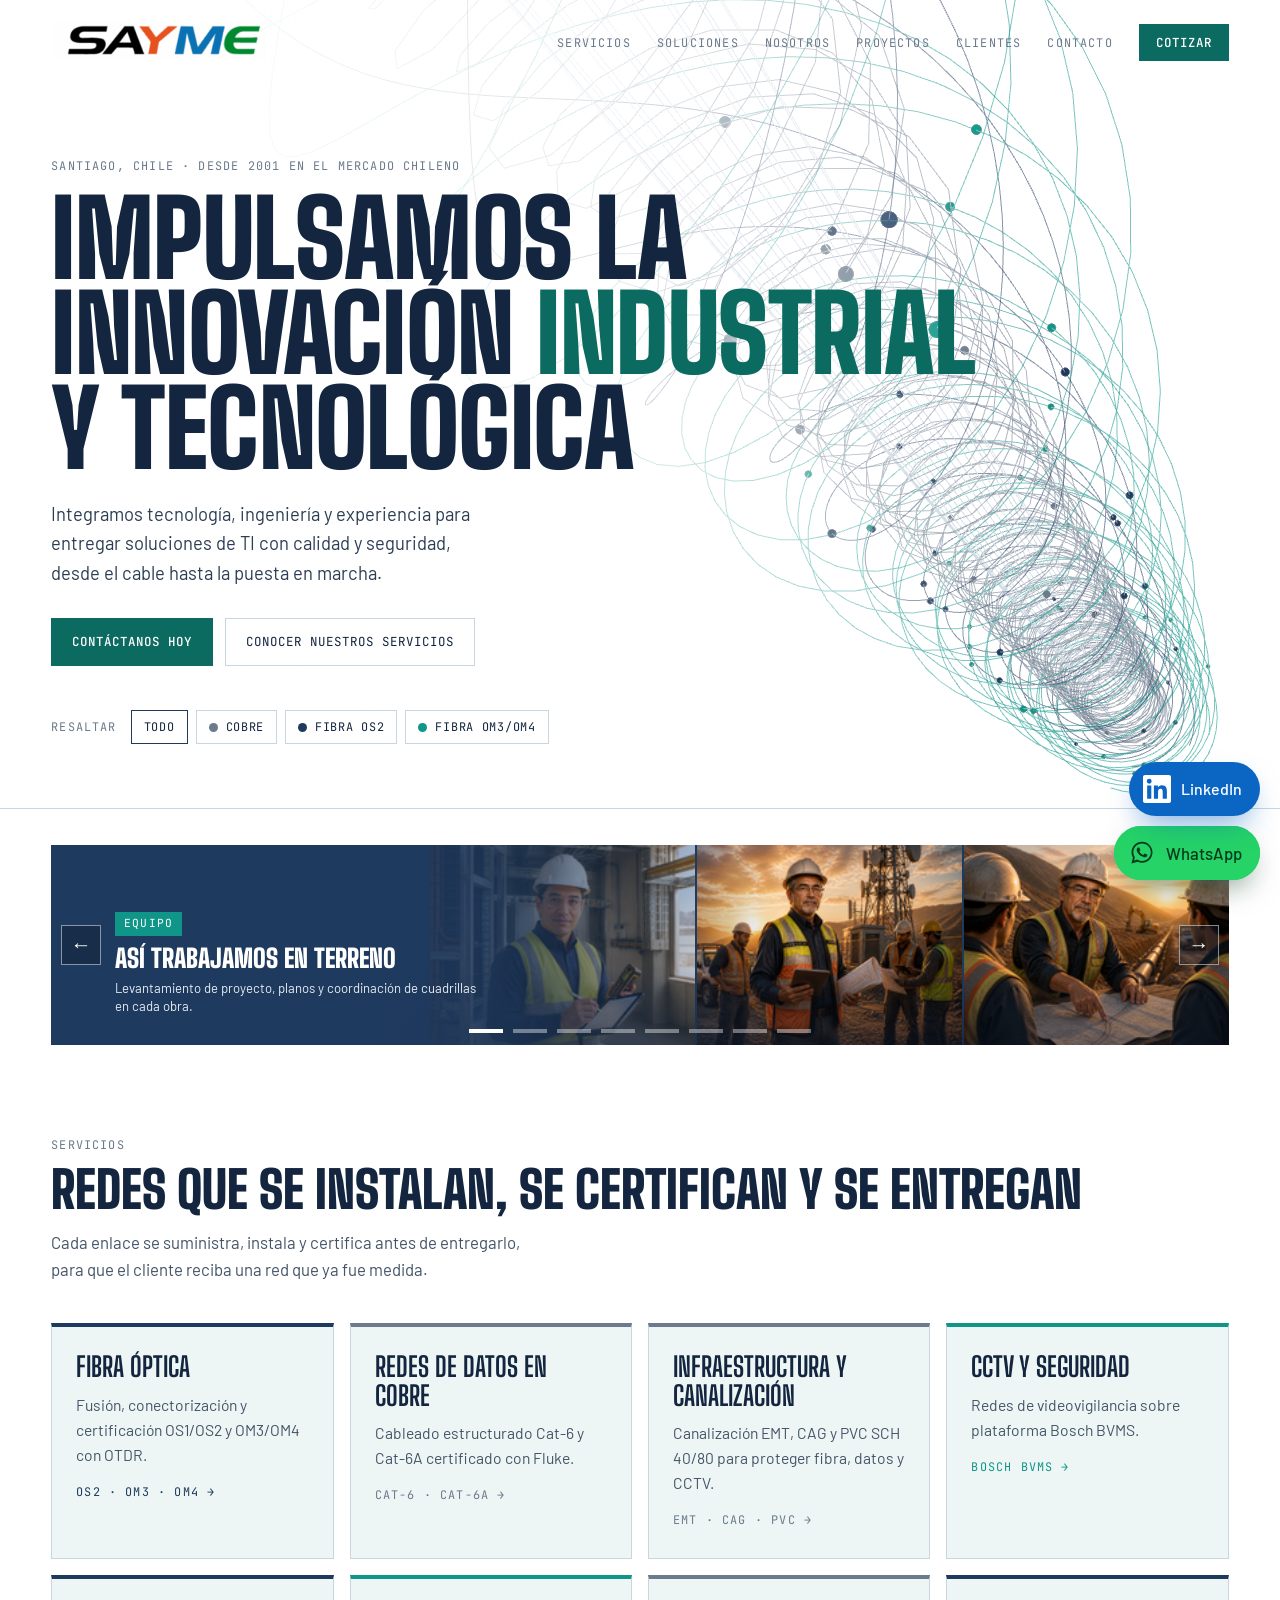
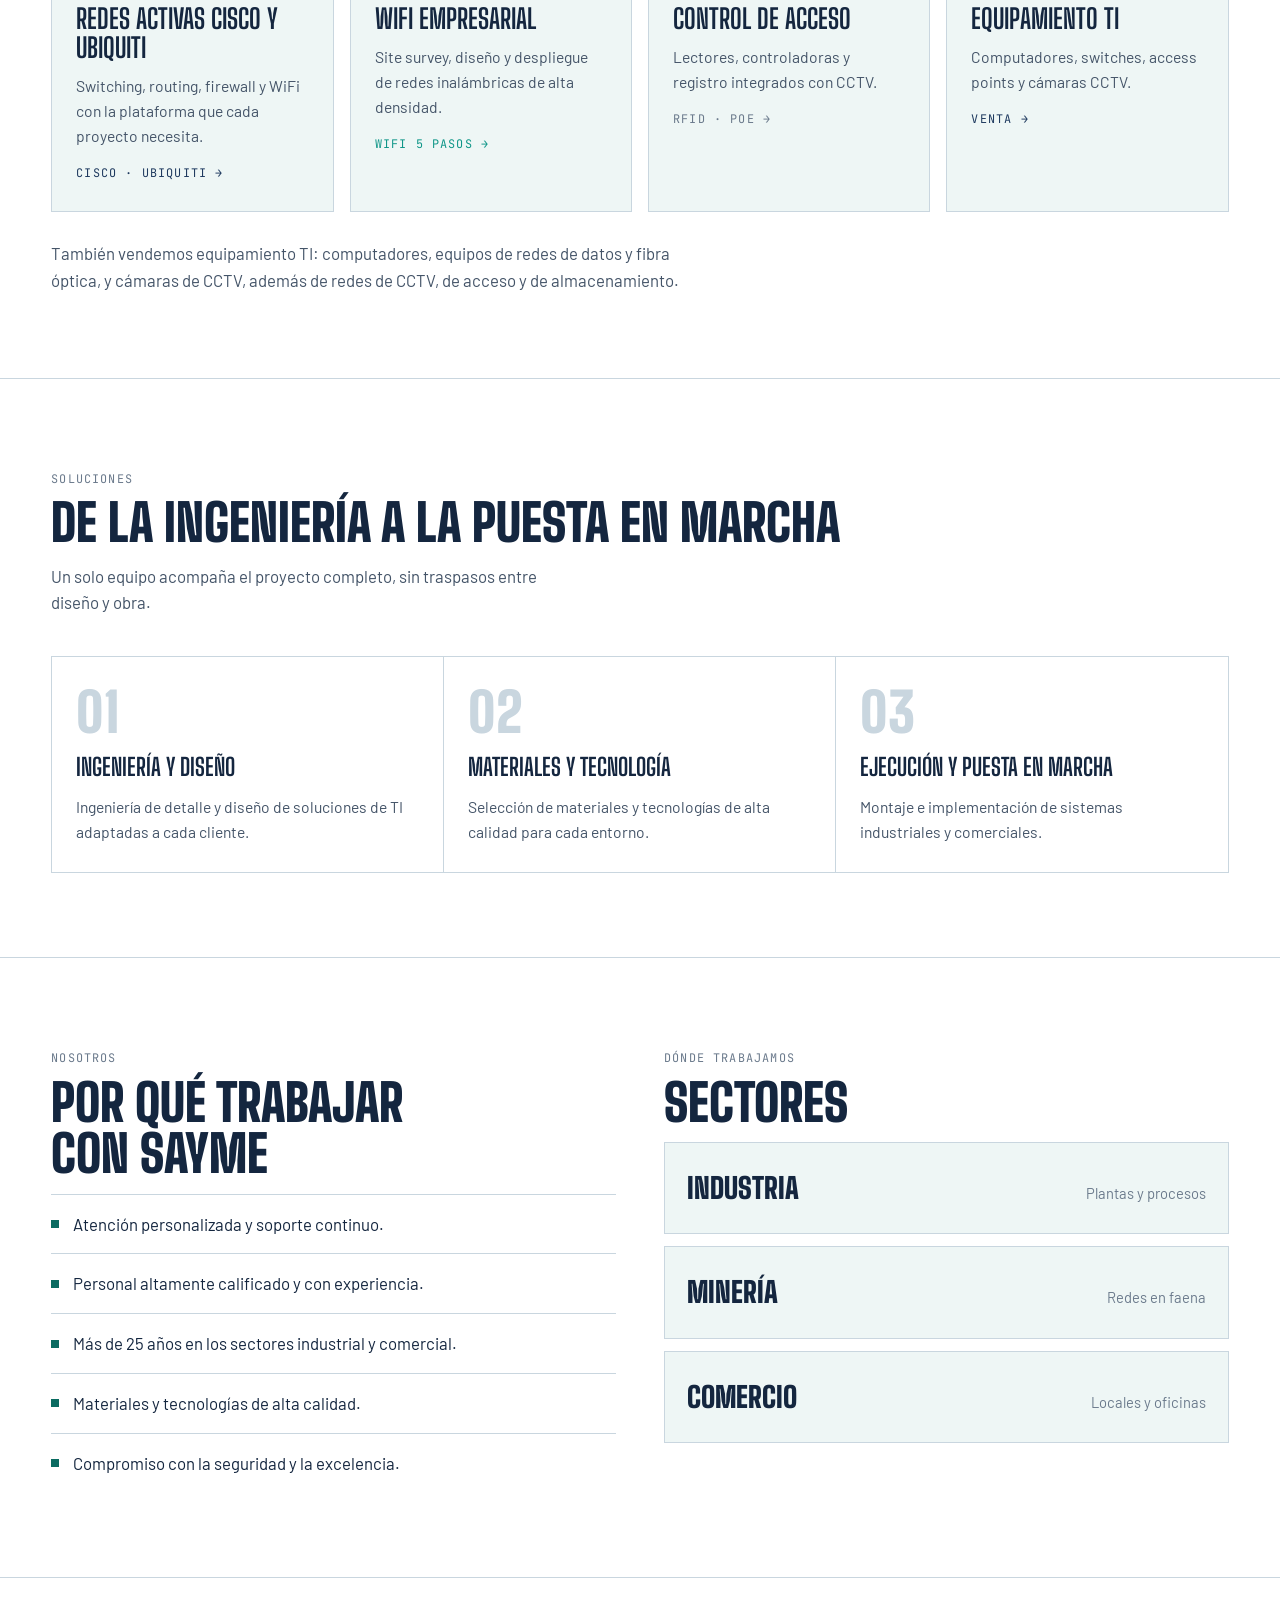
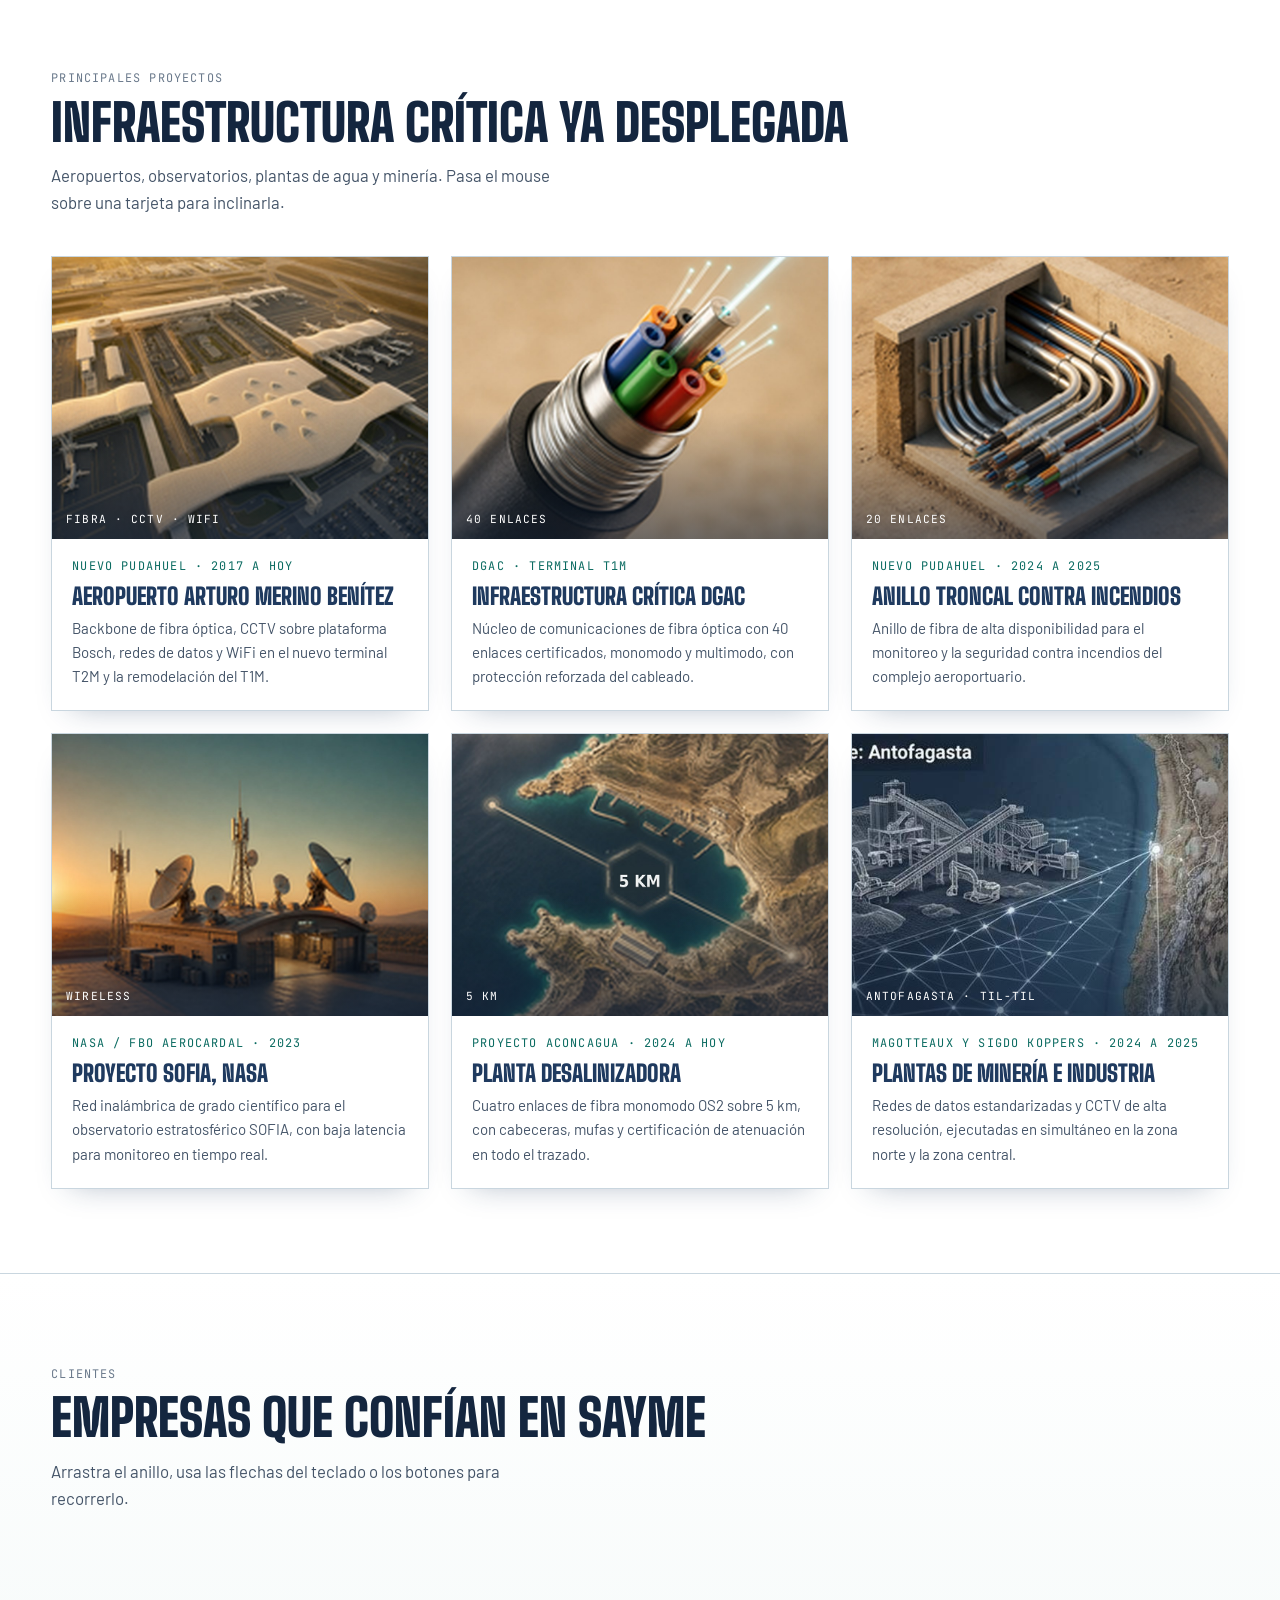
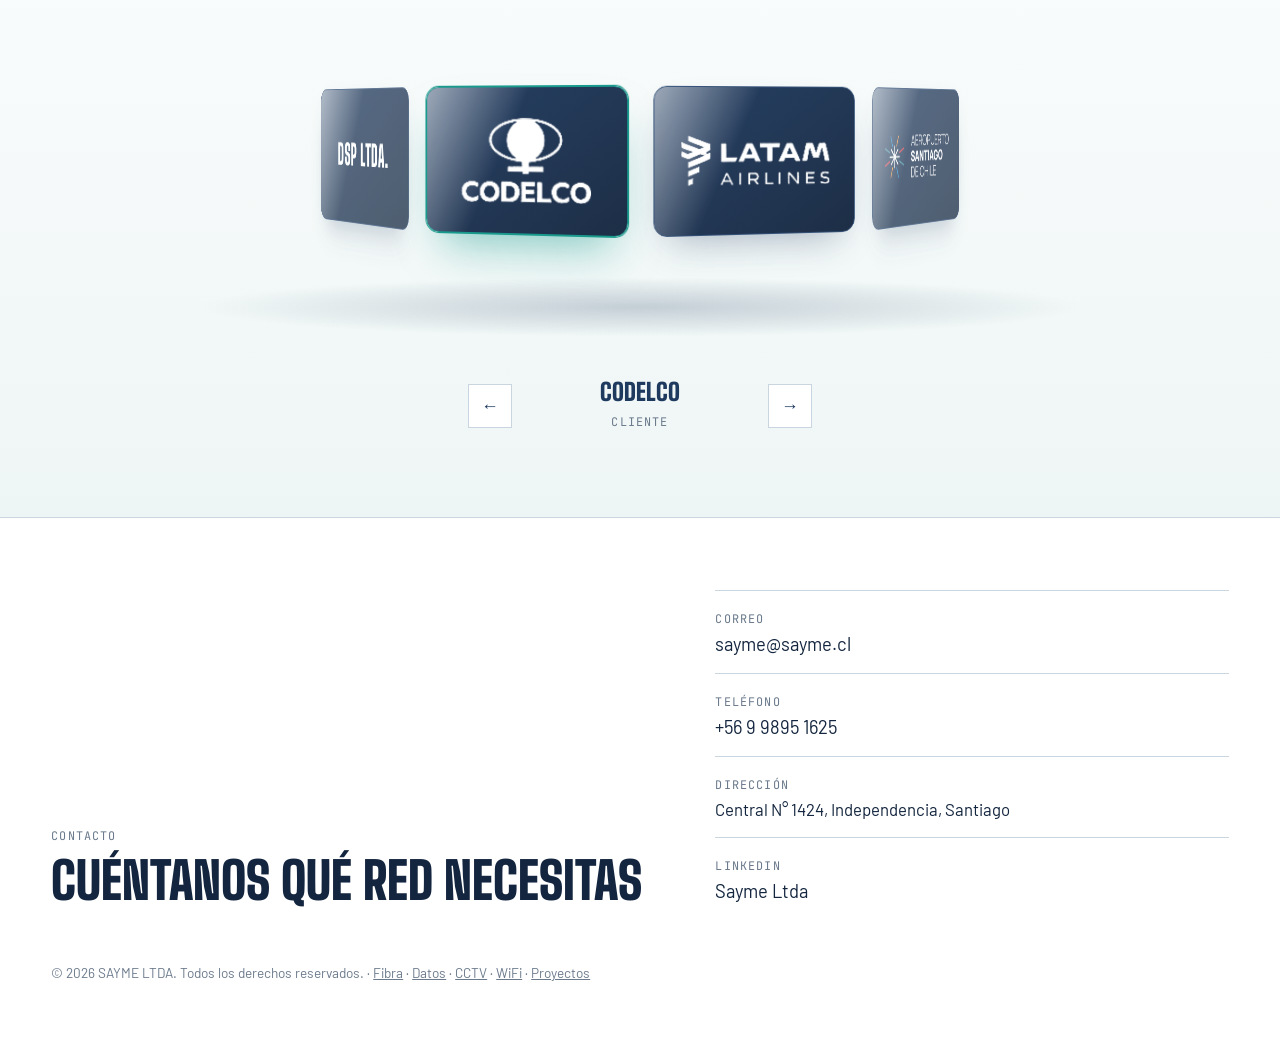
<file: index.html>
<!DOCTYPE html>
<html lang="es">
<head>
<link rel="icon" type="image/svg+xml" href="assets/img/favicon.svg">
<meta charset="utf-8">
<meta name="viewport" content="width=device-width, initial-scale=1">
<title>SAYME, Infraestructura Industrial y Tecnológica</title>
<link rel="preconnect" href="https://fonts.googleapis.com">
<link href="https://fonts.googleapis.com/css2?family=Big+Shoulders+Display:wght@700;900&family=Barlow:wght@400;500&family=JetBrains+Mono:wght@400;500&display=swap" rel="stylesheet">
<style>
.card{transition:transform .2s,box-shadow .2s}.card:hover{transform:translateY(-4px);box-shadow:0 14px 30px rgba(20,38,63,.12)}
@media(max-width:1000px){.cards{grid-template-columns:1fr 1fr!important}}@media(max-width:600px){.cards{grid-template-columns:1fr!important}}
/* Layout: hero con haz de cables 3D a la derecha, luego bloques en rejilla de 1080px.
   Paleta de la propuesta técnica: azul marino, verde azulado y gris pizarra. Pizarra = cobre, marino = fibra OS2, verde azulado = fibra multimodo. */
:root{
  --bg:#ffffff;
  --panel:#eef6f5;     /* tinte de tablas del informe técnico */
  --line:#c9d6df;
  --text:#14263f;
  --muted:#6b7a8c;
  --body:#445468;
  --navy:#1f3a5f;      /* azul de títulos y encabezados del informe: fibra OS2 */
  --teal:#0f9688;      /* verde azulado del informe: fibra multimodo */
  --accent:#0b6b61;    /* verde azulado oscuro: botones, enlaces y acentos */
  --slate:#6b7a8c;     /* gris azulado de encabezados y pies: cobre */
  --f-display:'Big Shoulders Display',Impact,sans-serif;
  --f-body:'Barlow',system-ui,sans-serif;
  --f-mono:'JetBrains Mono',ui-monospace,monospace;
  color-scheme:light;
}
*{box-sizing:border-box;margin:0}
html{scroll-behavior:smooth}
body{background:var(--bg);color:var(--text);font-family:var(--f-body);font-size:1.05rem;line-height:1.6;-webkit-font-smoothing:antialiased}
a{color:inherit}
:focus-visible{outline:2px solid var(--accent);outline-offset:3px}
.wrap{max-width:1600px;margin:0 auto;padding:0 clamp(20px,4vw,64px)}
.mono{font-family:var(--f-mono);font-size:.74rem;letter-spacing:.1em;text-transform:uppercase;color:var(--muted)}

nav{position:absolute;top:0;left:0;right:0;z-index:5}
nav .wrap{display:flex;justify-content:space-between;align-items:center;padding-top:22px;padding-bottom:22px}
.logo{display:block;line-height:0}
.logo img{height:36px;width:auto;display:block}
nav ul{display:flex;gap:26px;list-style:none;padding:0}
nav a.l{font-family:var(--f-mono);font-size:.74rem;letter-spacing:.1em;text-transform:uppercase;text-decoration:none;color:var(--muted);transition:color .2s}
nav a.l:hover{color:var(--text)}

/* HERO */
.hero{position:relative;overflow:hidden;min-height:700px;border-bottom:1px solid var(--line)}
#scene{position:absolute;inset:0;width:100%;height:100%;display:block}
.hero::after{content:"";position:absolute;inset:0;background:linear-gradient(90deg,var(--bg) 12%,rgba(255,255,255,.7) 48%,rgba(255,255,255,0) 78%);pointer-events:none}
.hero .wrap{position:relative;z-index:3;padding-top:150px;padding-bottom:64px}
h1{font-family:var(--f-display);font-weight:900;text-transform:uppercase;line-height:.9;font-size:clamp(3rem,9.5vw,6.6rem);letter-spacing:-.005em;max-width:9em;text-wrap:balance}
h1 span{color:var(--accent)}
.lead{margin-top:24px;max-width:44ch;color:#2b3d52;font-size:1.15rem}
.cta{display:flex;flex-wrap:wrap;gap:12px;margin-top:30px}
.btn{font-family:var(--f-mono);font-size:.78rem;letter-spacing:.08em;text-transform:uppercase;text-decoration:none;padding:13px 20px;border:1px solid var(--line);background:rgba(255,255,255,.9);transition:border-color .2s,transform .2s}
.btn:hover{border-color:var(--accent);transform:translateY(-2px)}
.btn.main{background:var(--accent);border-color:var(--accent);color:#fff;font-weight:500}
.sel{display:flex;flex-wrap:wrap;gap:8px;margin-top:44px;align-items:center}
.sel .mono{margin-right:6px}
.chip{font-family:var(--f-mono);font-size:.74rem;letter-spacing:.06em;text-transform:uppercase;padding:8px 12px;border:1px solid var(--line);background:rgba(255,255,255,.92);color:var(--text);cursor:pointer;display:inline-flex;gap:8px;align-items:center}
.chip i{width:9px;height:9px;border-radius:50%;background:var(--c,var(--muted))}
.chip[aria-pressed="true"]{border-color:var(--c,var(--text))}

/* STRIP */
.strip{display:grid;grid-template-columns:repeat(4,1fr);border-bottom:1px solid var(--line)}
.strip div{padding:26px 20px;border-right:1px solid var(--line)}
.strip div:last-child{border-right:0}
.strip b{display:block;font-family:var(--f-display);font-weight:900;font-size:2.6rem;line-height:1}
.strip span{display:block;margin-top:6px}

/* BLOCKS */
section.blk{padding:84px 0;border-bottom:1px solid var(--line)}
h2{font-family:var(--f-display);font-weight:900;text-transform:uppercase;font-size:clamp(2rem,5vw,3.2rem);line-height:1;margin:8px 0 14px;text-wrap:balance}
.sub{color:var(--body);max-width:56ch;margin-bottom:40px}
.cards{display:grid;grid-template-columns:repeat(4,1fr);gap:16px}
.card{background:var(--panel);border:1px solid var(--line);border-top:4px solid var(--c);padding:26px 24px 28px}
.card h3{font-family:var(--f-display);font-weight:700;font-size:1.7rem;text-transform:uppercase;line-height:1.05;margin-bottom:10px}
.card p{color:var(--body);font-size:.98rem}
.card .mono{display:block;margin-top:16px;color:var(--c)}

.steps{display:grid;grid-template-columns:repeat(3,1fr);gap:0;border:1px solid var(--line)}
.step{padding:28px 24px;border-right:1px solid var(--line);position:relative}
.step:last-child{border-right:0}
.step .n{font-family:var(--f-display);font-weight:900;font-size:3.4rem;line-height:1;color:var(--line)}
.step h3{font-family:var(--f-display);font-weight:700;font-size:1.5rem;text-transform:uppercase;margin:8px 0 8px}
.step p{color:var(--body);font-size:.98rem}

.two{display:grid;grid-template-columns:1fr 1fr;gap:48px}
.list{list-style:none;padding:0;display:grid;gap:0}
.list li{padding:16px 0;border-top:1px solid var(--line);display:flex;gap:14px}
.list li::before{content:"";flex:none;width:8px;height:8px;margin-top:.55em;background:var(--accent)}
.sectors{display:grid;gap:12px}
.sector{padding:22px;background:var(--panel);border:1px solid var(--line);display:flex;justify-content:space-between;align-items:baseline;gap:12px}
.sector b{font-family:var(--f-display);font-weight:900;font-size:1.8rem;text-transform:uppercase}
.sector span{color:var(--muted);font-size:.92rem;text-align:right}

footer{padding:72px 0 56px}
.contact{display:grid;grid-template-columns:1.2fr 1fr;gap:48px;align-items:end}
.contact h2{margin-bottom:0}
.dl{display:grid;gap:14px}
.dl div{border-top:1px solid var(--line);padding-top:12px}
.dl a{text-decoration:none;font-size:1.15rem}
.dl a:hover{color:var(--accent)}
.fine{margin-top:56px;color:var(--muted);font-size:.85rem}



/* PROYECTOS */
.pgrid{display:grid;grid-template-columns:repeat(3,1fr);gap:22px;perspective:1400px}
.pc{--rx:0deg;--ry:0deg;background:#fff;border:1px solid var(--line);overflow:hidden;transform:rotateX(var(--rx)) rotateY(var(--ry));transform-style:preserve-3d;transition:transform .2s ease-out,box-shadow .25s,border-color .25s;box-shadow:0 14px 30px -20px rgba(31,58,95,.4);display:flex;flex-direction:column}
.pc:hover{border-color:var(--teal);box-shadow:0 30px 50px -24px rgba(15,150,136,.5)}
.pc .im{aspect-ratio:4/3;background:#14263f center/cover no-repeat;position:relative;overflow:hidden}
.pc .im::after{content:"";position:absolute;inset:0;background:linear-gradient(180deg,rgba(20,38,63,0) 55%,rgba(20,38,63,.55))}
.pc .im i{position:absolute;left:14px;bottom:10px;z-index:2;font-style:normal;font-family:var(--f-mono);font-size:.7rem;letter-spacing:.1em;text-transform:uppercase;color:#fff}
.pc .tx{padding:18px 20px 22px;display:grid;gap:8px;transform:translateZ(24px)}
.pc h3{font-family:var(--f-display);font-weight:900;text-transform:uppercase;font-size:1.45rem;line-height:1.05;color:var(--navy)}
.pc p{color:var(--body);font-size:.94rem}
.pc .mono{color:var(--accent)}
@media (max-width:820px){.pgrid{grid-template-columns:1fr}}
@media (min-width:821px) and (max-width:1000px){.pgrid{grid-template-columns:repeat(2,1fr)}}

/* CLIENTES: anillo 3D */
.ring-sec{background:linear-gradient(180deg,#fff 0%,var(--panel) 100%);overflow:hidden}
.stage{position:relative;height:420px;perspective:1500px;perspective-origin:50% 38%;margin-top:8px;touch-action:pan-y;cursor:grab;user-select:none}
.stage.drag{cursor:grabbing}
.ring{position:absolute;left:50%;top:50%;width:0;height:0;transform-style:preserve-3d}
.cc{position:absolute;width:var(--cw);height:calc(var(--cw)*.68);left:calc(var(--cw)/-2);top:calc(var(--cw)*-.34);display:grid;place-items:center;background:linear-gradient(145deg,#1f3a5f,#14263f);border:1px solid #2d4a73;border-radius:14px;box-shadow:0 18px 40px -18px rgba(31,58,95,.45);backface-visibility:hidden;transition:box-shadow .25s,border-color .25s;overflow:hidden}
.cc .nm{font-family:var(--f-display);font-weight:900;font-size:2rem;text-transform:uppercase;letter-spacing:.04em;color:#fff;padding:0 12px;text-align:center}
.cc.ph .nm{color:var(--slate);font-size:1.1rem;font-weight:700}
.cc.ph .hint{position:absolute;bottom:10px;left:0;right:0;text-align:center;font-family:var(--f-mono);font-size:.62rem;letter-spacing:.08em;text-transform:uppercase;color:var(--muted)}
.cc.front{border-color:var(--teal);box-shadow:0 0 0 1px var(--teal),0 26px 48px -18px rgba(15,150,136,.55)}
.cc img{max-width:74%;max-height:58%;object-fit:contain}
.cc::after{content:"";position:absolute;inset:0;background:linear-gradient(115deg,rgba(255,255,255,.55) 0%,rgba(255,255,255,0) 40%);pointer-events:none}
.cc input{display:none}
.floor{position:absolute;left:50%;bottom:34px;width:70%;height:60px;transform:translateX(-50%);background:radial-gradient(ellipse at center,rgba(31,58,95,.22),rgba(31,58,95,0) 70%);pointer-events:none}
.rc{display:flex;align-items:center;justify-content:center;gap:18px;margin-top:8px}
.rc button{width:44px;height:44px;border:1px solid var(--line);background:#fff;color:var(--navy);font-size:1.1rem;cursor:pointer;transition:border-color .2s}
.rc button:hover{border-color:var(--teal)}
.rc .cap{min-width:220px;text-align:center}
.rc .cap b{display:block;font-family:var(--f-display);font-weight:900;font-size:1.5rem;text-transform:uppercase;color:var(--navy);line-height:1.1}
@media (max-width:820px){.stage{height:340px}}

@media (max-width:820px){
  nav ul{display:none}
  .hero{min-height:640px}
  .hero::after{background:linear-gradient(180deg,rgba(255,255,255,.2),var(--bg) 94%)}
  .hero .wrap{padding-top:130px}
  .strip{grid-template-columns:repeat(2,1fr)}
  .strip div:nth-child(2){border-right:0}
  .strip div:nth-child(-n+2){border-bottom:1px solid var(--line)}
  .cards,.steps,.two,.contact{grid-template-columns:1fr}
  .step{border-right:0;border-bottom:1px solid var(--line)}
  .step:last-child{border-bottom:0}
  .two,.contact{gap:32px}
}
@media (prefers-reduced-motion:reduce){html{scroll-behavior:auto}.btn,nav a.l{transition:none}}
.wa-fab{position:fixed;right:20px;bottom:20px;z-index:60;display:flex;align-items:center;gap:10px;background:var(--wa);color:#073b1f;text-decoration:none;font-weight:500;padding:13px 18px 13px 14px;border-radius:999px;box-shadow:0 14px 30px -10px rgba(7,59,31,.55);transition:transform .2s}
.wa-fab:hover{transform:translateY(-3px)}
.wa-fab svg{width:28px;height:28px}
.wa-fab::before{content:"";position:absolute;inset:0;border-radius:999px;border:2px solid var(--wa);animation:pulse 2.4s ease-out infinite;pointer-events:none}
@keyframes pulse{0%{transform:scale(1);opacity:.7}100%{transform:scale(1.25);opacity:0}}
.wa-fab{--wa:#25d366}@media(max-width:700px){.wa-fab span{display:none}.wa-fab{padding:13px}}/* Banner a todo el ancho */
.banner{position:relative;max-width:calc(1600px - 2*clamp(20px,4vw,64px));width:calc(100% - 2*clamp(20px,4vw,64px));margin:36px auto 0;background:var(--navy);overflow:hidden}
.bn-track{display:flex;overflow-x:auto;scroll-snap-type:x mandatory;scrollbar-width:none;scroll-behavior:smooth}
.bn-track::-webkit-scrollbar{display:none}
.bn-slide{position:relative;flex:0 0 100%;scroll-snap-align:start;height:clamp(200px,13vw,250px);display:flex;align-items:flex-end;overflow:hidden;color:#fff}
.bn-slide>img{position:absolute;inset:0;width:100%;height:100%;object-fit:cover;display:block}
.bn-shade{position:absolute;inset:0;background:linear-gradient(90deg,rgba(14,29,50,.88) 0%,rgba(14,29,50,.55) 45%,rgba(14,29,50,0) 80%),linear-gradient(0deg,rgba(14,29,50,.55),rgba(14,29,50,0) 45%)}
.bn-noimg{background:linear-gradient(120deg,var(--navy),#14504d)}
.bn-text{position:relative;z-index:2;width:100%;padding-top:24px;padding-bottom:clamp(30px,3vw,44px);padding-left:clamp(60px,5vw,84px);padding-right:clamp(60px,5vw,84px);display:flex;flex-direction:column;align-items:flex-start;gap:12px}
.bn-text .nbadge{background:var(--teal,#0f9688)}
.bn-text h2{font-family:var(--f-display);font-weight:900;text-transform:uppercase;line-height:.95;font-size:clamp(1.5rem,2.6vw,2.4rem);max-width:18em;color:#fff;margin:0}
.bn-text p{max-width:52ch;font-size:clamp(.92rem,1.1vw,1.05rem);color:#e6edf3;margin:0}
.bn-text .btn{margin-top:6px;color:var(--text)}
.bn-nav{position:absolute;top:50%;transform:translateY(-50%);z-index:3;width:40px;height:40px;border:1px solid rgba(255,255,255,.5);background:rgba(14,29,50,.45);color:#fff;font-size:1.3rem;cursor:pointer;transition:background .2s}
.bn-nav:hover{background:rgba(14,29,50,.8)}.bn-prev{left:10px}.bn-next{right:10px}
.bn-dots{position:absolute;z-index:3;bottom:12px;left:0;right:0;display:flex;justify-content:center;gap:10px}
.bn-dots button{width:34px;height:4px;border:0;padding:0;background:rgba(255,255,255,.4);cursor:pointer}
.bn-dots button.on{background:#fff}
.bn-pics{position:absolute;top:0;bottom:0;right:0;width:68%;display:flex}
.bn-pics img{flex:1 1 0;min-width:0;height:100%;object-fit:cover;display:block;border-left:2px solid var(--navy)}
.bn-slide .bn-shade{background:linear-gradient(90deg,var(--navy) 0%,var(--navy) 26%,rgba(31,58,95,.82) 38%,rgba(31,58,95,0) 62%),linear-gradient(0deg,rgba(14,29,50,.45),rgba(14,29,50,0) 40%)}
.bn-pics+.bn-shade+.bn-text{padding-top:16px;padding-bottom:30px;gap:10px}
.bn-pics+.bn-shade+.bn-text>*{max-width:36%}
.bn-pics+.bn-shade+.bn-text h2{font-size:clamp(1.3rem,2vw,1.9rem)}
.bn-pics+.bn-shade+.bn-text p{font-size:clamp(.82rem,.95vw,.95rem);line-height:1.35}
@media (max-width:900px){.bn-pics{width:100%}.bn-pics img:nth-child(n+2){display:none}.bn-slide{height:300px}.bn-slide .bn-shade{background:linear-gradient(0deg,rgba(14,29,50,.92) 0%,rgba(14,29,50,.55) 55%,rgba(14,29,50,0) 100%)}.bn-pics+.bn-shade+.bn-text>*{max-width:100%}.bn-pics+.bn-shade+.bn-text{padding-top:24px;gap:12px}.bn-pics+.bn-shade+.bn-text h2{font-size:1.6rem}.bn-pics+.bn-shade+.bn-text p{font-size:.95rem}.bn-text{padding-left:24px;padding-right:24px}}
@media (max-width:700px){.bn-nav{display:none}.bn-slide{height:300px}}
@media (prefers-reduced-motion:reduce){.bn-track{scroll-behavior:auto}}

.nbadge{font-family:var(--f-mono);font-size:.7rem;letter-spacing:.1em;text-transform:uppercase;background:var(--navy);color:#fff;padding:3px 9px}
</style>
</head>
<body>

<nav>
  <div class="wrap">
    <a class="logo" href="#top" aria-label="SAYME, inicio"><img alt="SAYME" src="assets/img/home/img01.png"></a>
    <ul>
      <li><a class="l" href="#servicios">Servicios</a></li>
      <li><a class="l" href="#soluciones">Soluciones</a></li>
      <li><a class="l" href="nosotros.html">Nosotros</a></li>
      <li><a class="l" href="proyectos.html">Proyectos</a></li>
      <li><a class="l" href="#clientes">Clientes</a></li>
      <li><a class="l" href="contacto.html">Contacto</a></li>
      <li><a class="btn main" style="padding:9px 16px" href="contacto.html">Cotizar</a></li>
    </ul>
  </div>
</nav>

<header class="hero" id="top">
  <canvas id="scene" aria-label="Haz 3D de cables de cobre y fibra óptica con pulsos de luz viajando por cada hebra"></canvas>
  <div class="wrap">
    <span class="mono">Santiago, Chile · Desde 2001 en el mercado chileno</span>
    <h1 style="margin-top:14px">Impulsamos la innovación <span>industrial</span> y tecnológica</h1>
    <p class="lead">Integramos tecnología, ingeniería y experiencia para entregar soluciones de TI con calidad y seguridad, desde el cable hasta la puesta en marcha.</p>
    <div class="cta">
      <a class="btn main" href="contacto.html">Contáctanos hoy</a>
      <a class="btn" href="#servicios">Conocer nuestros servicios</a>
    </div>
    <div class="sel" role="group" aria-label="Resaltar tipo de cableado">
      <span class="mono">Resaltar</span>
      <button class="chip" data-g="-1" aria-pressed="true" style="--c:#1f3a5f">Todo</button>
      <button class="chip" data-g="0" aria-pressed="false" style="--c:var(--slate)"><i></i>Cobre</button>
      <button class="chip" data-g="1" aria-pressed="false" style="--c:var(--navy)"><i></i>Fibra OS2</button>
      <button class="chip" data-g="2" aria-pressed="false" style="--c:var(--teal)"><i></i>Fibra OM3/OM4</button>
    </div>
  </div>
</header>

<!-- Banner de novedades: 8 diapositivas con escenas del equipo (ilustraciones), 3 fotos por diapositiva -->
<section class="banner" id="banner" aria-roledescription="carrusel" aria-label="Novedades de SAYME"><div class="bn-track">
<article class="bn-slide" aria-label="1 de 8"><div class="bn-pics"><img src="assets/img/equipo/e47.png" alt="Escena de trabajo en terreno del equipo SAYME" loading="lazy"><img src="assets/img/equipo/e26.png" alt="Escena de trabajo en terreno del equipo SAYME" loading="lazy"><img src="assets/img/equipo/e37.png" alt="Escena de trabajo en terreno del equipo SAYME" loading="lazy"></div><div class="bn-shade"></div><div class="bn-text wrap"><span class="nbadge">Equipo</span><h2>Así trabajamos en terreno</h2><p>Levantamiento de proyecto, planos y coordinación de cuadrillas en cada obra.</p></div></article>
<article class="bn-slide" aria-label="2 de 8"><div class="bn-pics"><img src="assets/img/equipo/e40.png" alt="Escena de trabajo en terreno del equipo SAYME" loading="lazy"><img src="assets/img/equipo/e29.png" alt="Escena de trabajo en terreno del equipo SAYME" loading="lazy"><img src="assets/img/equipo/e31.png" alt="Escena de trabajo en terreno del equipo SAYME" loading="lazy"></div><div class="bn-shade"></div><div class="bn-text wrap"><span class="nbadge">Redes</span><h2>Redes que se miden antes de entregar</h2><p>Configuración de equipos, mapas de cobertura y certificación de cada punto.</p></div></article>
<article class="bn-slide" aria-label="3 de 8"><div class="bn-pics"><img src="assets/img/equipo/e30.png" alt="Escena de trabajo en terreno del equipo SAYME" loading="lazy"><img src="assets/img/equipo/e41.png" alt="Escena de trabajo en terreno del equipo SAYME" loading="lazy"><img src="assets/img/equipo/e42.png" alt="Escena de trabajo en terreno del equipo SAYME" loading="lazy"></div><div class="bn-shade"></div><div class="bn-text wrap"><span class="nbadge">Fibra óptica</span><h2>Empalmes y mediciones de fibra</h2><p>Fusión, OTDR y certificación de enlaces de cobre y fibra.</p></div></article>
<article class="bn-slide" aria-label="4 de 8"><div class="bn-pics"><img src="assets/img/equipo/e32.png" alt="Escena de trabajo en terreno del equipo SAYME" loading="lazy"><img src="assets/img/equipo/e43.png" alt="Escena de trabajo en terreno del equipo SAYME" loading="lazy"><img src="assets/img/equipo/e45.png" alt="Escena de trabajo en terreno del equipo SAYME" loading="lazy"></div><div class="bn-shade"></div><div class="bn-text wrap"><span class="nbadge">Seguridad</span><h2>CCTV y control de acceso físico</h2><p>Cámaras, lectores y controladoras instaladas y probadas en terreno.</p></div></article>
<article class="bn-slide" aria-label="5 de 8"><div class="bn-pics"><img src="assets/img/equipo/e28.png" alt="Escena de trabajo en terreno del equipo SAYME" loading="lazy"><img src="assets/img/equipo/e39.png" alt="Escena de trabajo en terreno del equipo SAYME" loading="lazy"><img src="assets/img/equipo/e38.png" alt="Escena de trabajo en terreno del equipo SAYME" loading="lazy"></div><div class="bn-shade"></div><div class="bn-text wrap"><span class="nbadge">Prevención</span><h2>Seguridad primero, en cada jornada</h2><p>Supervisión, charlas de inicio de turno y trabajo en terreno con prevención de riesgos.</p></div></article>
<article class="bn-slide" aria-label="6 de 8"><div class="bn-pics"><img src="assets/img/equipo/e27.png" alt="Escena de trabajo en terreno del equipo SAYME" loading="lazy"><img src="assets/img/equipo/e33.png" alt="Escena de trabajo en terreno del equipo SAYME" loading="lazy"><img src="assets/img/equipo/e44.png" alt="Escena de trabajo en terreno del equipo SAYME" loading="lazy"></div><div class="bn-shade"></div><div class="bn-text wrap"><span class="nbadge">Canalización</span><h2>Infraestructura que sostiene la red</h2><p>Bandejas portacables, ductos y cámaras de registro, bien ejecutados.</p></div></article>
<article class="bn-slide" aria-label="7 de 8"><div class="bn-pics"><img src="assets/img/equipo/e25.png" alt="Escena de trabajo en terreno del equipo SAYME" loading="lazy"><img src="assets/img/equipo/e36.png" alt="Escena de trabajo en terreno del equipo SAYME" loading="lazy"><img src="assets/img/equipo/e34.png" alt="Escena de trabajo en terreno del equipo SAYME" loading="lazy"></div><div class="bn-shade"></div><div class="bn-text wrap"><span class="nbadge">Gestión</span><h2>Del plano a la propuesta</h2><p>Ingeniería, coordinación comercial y presentación de soluciones a clientes.</p></div></article>
<article class="bn-slide" aria-label="8 de 8"><div class="bn-pics"><img src="assets/img/equipo/e35.png" alt="Escena de trabajo en terreno del equipo SAYME" loading="lazy"><img src="assets/img/equipo/e46.png" alt="Escena de trabajo en terreno del equipo SAYME" loading="lazy"></div><div class="bn-shade"></div><div class="bn-text wrap"><span class="nbadge">Equipo</span><h2>Conoce a las personas de SAYME</h2><p>Técnicos e ingenieros que hacen posible cada proyecto.</p></div></article>
</div><button class="bn-nav bn-prev" type="button" aria-label="Anterior">&larr;</button><button class="bn-nav bn-next" type="button" aria-label="Siguiente">&rarr;</button><div class="bn-dots"><button type="button" aria-label="Ir a la diapositiva 1"></button><button type="button" aria-label="Ir a la diapositiva 2"></button><button type="button" aria-label="Ir a la diapositiva 3"></button><button type="button" aria-label="Ir a la diapositiva 4"></button><button type="button" aria-label="Ir a la diapositiva 5"></button><button type="button" aria-label="Ir a la diapositiva 6"></button><button type="button" aria-label="Ir a la diapositiva 7"></button><button type="button" aria-label="Ir a la diapositiva 8"></button></div></section>

<section class="blk" id="servicios">
  <div class="wrap">
    <span class="mono">Servicios</span>
    <h2>Redes que se instalan, se certifican y se entregan</h2>
    <p class="sub">Cada enlace se suministra, instala y certifica antes de entregarlo, para que el cliente reciba una red que ya fue medida.</p>
    <div class="cards">
      <a class="card" href="fibra-optica.html" style="--c:var(--navy);text-decoration:none;color:inherit;display:block"><h3>Fibra óptica</h3><p>Fusión, conectorización y certificación OS1/OS2 y OM3/OM4 con OTDR.</p><span class="mono">OS2 · OM3 · OM4 &rarr;</span></a>
      <a class="card" href="redes-de-datos.html" style="--c:var(--slate);text-decoration:none;color:inherit;display:block"><h3>Redes de datos en cobre</h3><p>Cableado estructurado Cat-6 y Cat-6A certificado con Fluke.</p><span class="mono">Cat-6 · Cat-6A &rarr;</span></a>
      <a class="card" href="infraestructura-canalizacion.html" style="--c:var(--slate);text-decoration:none;color:inherit;display:block"><h3>Infraestructura y canalización</h3><p>Canalización EMT, CAG y PVC SCH 40/80 para proteger fibra, datos y CCTV.</p><span class="mono">EMT · CAG · PVC &rarr;</span></a>
      <a class="card" href="cctv-seguridad.html" style="--c:var(--teal);text-decoration:none;color:inherit;display:block"><h3>CCTV y seguridad</h3><p>Redes de videovigilancia sobre plataforma Bosch BVMS.</p><span class="mono">Bosch BVMS &rarr;</span></a>
      <a class="card" href="redes-cisco.html" style="--c:var(--navy);text-decoration:none;color:inherit;display:block"><h3>Redes activas Cisco y Ubiquiti</h3><p>Switching, routing, firewall y WiFi con la plataforma que cada proyecto necesita.</p><span class="mono">Cisco · Ubiquiti &rarr;</span></a>
      <a class="card" href="wifi.html" style="--c:var(--teal);text-decoration:none;color:inherit;display:block"><h3>WiFi empresarial</h3><p>Site survey, diseño y despliegue de redes inalámbricas de alta densidad.</p><span class="mono">WiFi 5 pasos &rarr;</span></a>
      <a class="card" href="control-de-acceso.html" style="--c:var(--slate);text-decoration:none;color:inherit;display:block"><h3>Control de acceso</h3><p>Lectores, controladoras y registro integrados con CCTV.</p><span class="mono">RFID · PoE &rarr;</span></a>
      <a class="card" href="equipamiento-ti.html" style="--c:var(--navy);text-decoration:none;color:inherit;display:block"><h3>Equipamiento TI</h3><p>Computadores, switches, access points y cámaras CCTV.</p><span class="mono">Venta &rarr;</span></a>
    </div>
    <p style="margin-top:28px;color:var(--body);max-width:70ch">También vendemos equipamiento TI: computadores, equipos de redes de datos y fibra óptica, y cámaras de CCTV, además de redes de CCTV, de acceso y de almacenamiento.</p>
  </div>
</section>

<section class="blk" id="soluciones">
  <div class="wrap">
    <span class="mono">Soluciones</span>
    <h2>De la ingeniería a la puesta en marcha</h2>
    <p class="sub">Un solo equipo acompaña el proyecto completo, sin traspasos entre diseño y obra.</p>
    <div class="steps">
      <div class="step"><div class="n">01</div><h3>Ingeniería y diseño</h3><p>Ingeniería de detalle y diseño de soluciones de TI adaptadas a cada cliente.</p></div>
      <div class="step"><div class="n">02</div><h3>Materiales y tecnología</h3><p>Selección de materiales y tecnologías de alta calidad para cada entorno.</p></div>
      <div class="step"><div class="n">03</div><h3>Ejecución y puesta en marcha</h3><p>Montaje e implementación de sistemas industriales y comerciales.</p></div>
    </div>
  </div>
</section>

<section class="blk" id="nosotros">
  <div class="wrap two">
    <div>
      <span class="mono">Nosotros</span>
      <h2>Por qué trabajar con SAYME</h2>
      <ul class="list">
        <li>Atención personalizada y soporte continuo.</li>
        <li>Personal altamente calificado y con experiencia.</li>
        <li>Más de 25 años en los sectores industrial y comercial.</li>
        <li>Materiales y tecnologías de alta calidad.</li>
        <li>Compromiso con la seguridad y la excelencia.</li>
      </ul>
    </div>
    <div>
      <span class="mono">Dónde trabajamos</span>
      <h2>Sectores</h2>
      <div class="sectors">
        <div class="sector"><b>Industria</b><span>Plantas y procesos</span></div>
        <div class="sector"><b>Minería</b><span>Redes en faena</span></div>
        <div class="sector"><b>Comercio</b><span>Locales y oficinas</span></div>
      </div>
    </div>
  </div>
</section>

<section class="blk" id="proyectos">
  <div class="wrap">
    <span class="mono">Principales proyectos</span>
    <h2>Infraestructura crítica ya desplegada</h2>
    <p class="sub">Aeropuertos, observatorios, plantas de agua y minería. Pasa el mouse sobre una tarjeta para inclinarla.</p>
    <div class="pgrid" id="pgrid">
      <article class="pc"><div class="im" style="background-image:url(assets/img/home/img02.jpg)" role="img" aria-label="Aeropuerto Arturo Merino Benítez"><i>Fibra · CCTV · WiFi</i></div>
        <div class="tx"><span class="mono">Nuevo Pudahuel · 2017 a hoy</span><h3>Aeropuerto Arturo Merino Benítez</h3><p>Backbone de fibra óptica, CCTV sobre plataforma Bosch, redes de datos y WiFi en el nuevo terminal T2M y la remodelación del T1M.</p></div></article>
      <article class="pc"><div class="im" style="background-image:url(assets/img/home/img03.jpg)" role="img" aria-label="Infraestructura crítica DGAC"><i>40 enlaces</i></div>
        <div class="tx"><span class="mono">DGAC · Terminal T1M</span><h3>Infraestructura crítica DGAC</h3><p>Núcleo de comunicaciones de fibra óptica con 40 enlaces certificados, monomodo y multimodo, con protección reforzada del cableado.</p></div></article>
      <article class="pc"><div class="im" style="background-image:url(assets/img/home/img04.jpg)" role="img" aria-label="Anillo troncal contra incendios"><i>20 enlaces</i></div>
        <div class="tx"><span class="mono">Nuevo Pudahuel · 2024 a 2025</span><h3>Anillo troncal contra incendios</h3><p>Anillo de fibra de alta disponibilidad para el monitoreo y la seguridad contra incendios del complejo aeroportuario.</p></div></article>
      <article class="pc"><div class="im" style="background-image:url(assets/img/home/img05.jpg)" role="img" aria-label="Proyecto SOFIA, NASA"><i>Wireless</i></div>
        <div class="tx"><span class="mono">NASA / FBO Aerocardal · 2023</span><h3>Proyecto SOFIA, NASA</h3><p>Red inalámbrica de grado científico para el observatorio estratosférico SOFIA, con baja latencia para monitoreo en tiempo real.</p></div></article>
      <article class="pc"><div class="im" style="background-image:url(assets/img/home/img06.jpg)" role="img" aria-label="Planta desalinizadora"><i>5 km</i></div>
        <div class="tx"><span class="mono">Proyecto Aconcagua · 2024 a hoy</span><h3>Planta desalinizadora</h3><p>Cuatro enlaces de fibra monomodo OS2 sobre 5 km, con cabeceras, mufas y certificación de atenuación en todo el trazado.</p></div></article>
      <article class="pc"><div class="im" style="background-image:url(assets/img/home/img07.jpg)" role="img" aria-label="Plantas de minería e industria"><i>Antofagasta · Til-Til</i></div>
        <div class="tx"><span class="mono">Magotteaux y Sigdo Koppers · 2024 a 2025</span><h3>Plantas de minería e industria</h3><p>Redes de datos estandarizadas y CCTV de alta resolución, ejecutadas en simultáneo en la zona norte y la zona central.</p></div></article>
    </div>
  </div>
</section>

<section class="blk ring-sec" id="clientes">
  <div class="wrap">
    <span class="mono">Clientes</span>
    <h2>Empresas que confían en SAYME</h2>
    <p class="sub">Arrastra el anillo, usa las flechas del teclado o los botones para recorrerlo.</p>
  </div>
  <div class="stage" id="stage" tabindex="0" aria-roledescription="carrusel" aria-label="Carrusel 3D de clientes">
    <div class="ring" id="ring"></div>
    <div class="floor"></div>
  </div>
  <div class="rc">
    <button id="prev" aria-label="Cliente anterior">&#8592;</button>
    <div class="cap" aria-live="polite"><b id="capName">Flesan</b><span class="mono" id="capSub">Cliente</span></div>
    <button id="next" aria-label="Cliente siguiente">&#8594;</button>
  </div>
</section>

<footer id="contacto">
  <div class="wrap">
    <div class="contact">
      <div>
        <span class="mono">Contacto</span>
        <h2>Cuéntanos qué red necesitas</h2>
      </div>
      <div class="dl">
        <div><span class="mono">Correo</span><br><a href="mailto:sayme@sayme.cl">sayme@sayme.cl</a></div>
        <div><span class="mono">Teléfono</span><br><a href="tel:+56998951625">+56 9 9895 1625</a></div>
        <div><span class="mono">Dirección</span><br>Central N° 1424, Independencia, Santiago</div>
        <div><span class="mono">LinkedIn</span><br><a data-linkedin href="https://www.linkedin.com/company/sayme-ltda/">Sayme Ltda</a></div>
      </div>
    </div>
    <p class="fine">&copy; 2026 SAYME LTDA. Todos los derechos reservados. · <a href="fibra-optica.html">Fibra</a> · <a href="redes-de-datos.html">Datos</a> · <a href="cctv-seguridad.html">CCTV</a> · <a href="wifi.html">WiFi</a> · <a href="proyectos.html">Proyectos</a></p>
  </div>
</footer>
<a class="wa-fab" data-wa="1" href="#" aria-label="Escribir por WhatsApp"><svg viewBox="0 0 32 32" aria-hidden="true"><path fill="#073b1f" d="M16.04 3C9.4 3 4 8.4 4 15.04c0 2.12.55 4.18 1.6 6L4 28l7.1-1.86a12 12 0 0 0 4.94 1.06h.01C22.7 27.2 28 21.8 28 15.16 28 8.5 22.7 3 16.04 3zm0 22.1a9.9 9.9 0 0 1-5.04-1.38l-.36-.21-3.76.98 1-3.66-.24-.38a9.9 9.9 0 0 1-1.52-5.3c0-5.5 4.48-9.96 9.98-9.96 5.5 0 9.96 4.46 9.96 9.96 0 5.5-4.46 9.95-9.96 9.95zm5.46-7.45c-.3-.15-1.77-.87-2.04-.97-.28-.1-.48-.15-.68.15-.2.3-.78.97-.95 1.17-.18.2-.35.22-.65.07-.3-.15-1.26-.46-2.4-1.48-.9-.8-1.5-1.77-1.67-2.07-.18-.3-.02-.46.13-.6.13-.13.3-.35.45-.52.15-.18.2-.3.3-.5.1-.2.05-.38-.02-.53-.08-.15-.68-1.64-.93-2.25-.25-.58-.5-.5-.68-.5h-.58c-.2 0-.53.08-.8.38-.28.3-1.05 1.03-1.05 2.5s1.08 2.9 1.23 3.1c.15.2 2.12 3.24 5.14 4.54.72.3 1.28.5 1.72.64.72.23 1.38.2 1.9.12.58-.09 1.77-.72 2.02-1.42.25-.7.25-1.3.18-1.42-.08-.13-.28-.2-.58-.35z"/></svg><span>WhatsApp</span></a>
<script src="assets/js/config.js"></script>
<script src="assets/js/site.js"></script>
<script src="assets/js/linkedin.js"></script>
<script src="assets/js/banner.js"></script>

<script src="assets/vendor/three.min.js"></script>
<script>
(function(){
  if(!window.THREE) return;
  var canvas=document.getElementById('scene');
  var reduce=matchMedia('(prefers-reduced-motion: reduce)').matches;
  var renderer=new THREE.WebGLRenderer({canvas:canvas,antialias:true,alpha:true});
  renderer.setPixelRatio(Math.min(devicePixelRatio,2));
  var scene=new THREE.Scene();
  var camera=new THREE.PerspectiveCamera(50,1,.1,100);
  camera.position.set(0,0,9);
  var root=new THREE.Group(); scene.add(root);

  var L=34, ZSTART=-22;           /* largo del haz y su inicio en z */
  var cfg=[
    {color:0x6b7a8c,n:8, twist:16, r:1.05, pulses:4, speed:.10},   /* cobre (pizarra): pares muy trenzados */
    {color:0x1f3a5f,n:6, twist:3,  r:1.55, pulses:5, speed:.22},   /* OS2 (marino): hebras largas y rápidas */
    {color:0x0f9688,n:8, twist:5,  r:2.05, pulses:4, speed:.16}    /* OM3/OM4 (verde azulado) */
  ];
  var groups=[];
  var dc=document.createElement('canvas');dc.width=dc.height=32;var dx=dc.getContext('2d');dx.fillStyle='#fff';dx.beginPath();dx.arc(16,16,14,0,7);dx.fill();
  var dot=new THREE.CanvasTexture(dc);

  cfg.forEach(function(c,gi){
    var strands=[], lineMats=[], N=c.n;
    var g={c:c,strands:[],lines:[],pts:null,pp:null,pk:[],target:1,op:1};
    var SEG=220;
    for(var s=0;s<N;s++){
      var phase=(s/N)*Math.PI*2, rr=c.r*(0.9+0.2*((s%3)/2));
      var pos=new Float32Array((SEG+1)*3);
      for(var k=0;k<=SEG;k++){
        var u=k/SEG, a=phase+u*c.twist*Math.PI*2*(L/34);
        pos[k*3]=Math.cos(a)*rr; pos[k*3+1]=Math.sin(a)*rr; pos[k*3+2]=ZSTART+u*L;
      }
      var geo=new THREE.BufferGeometry();
      geo.setAttribute('position',new THREE.BufferAttribute(pos,3));
      var mat=new THREE.LineBasicMaterial({color:c.color,transparent:true,opacity:.5});
      var line=new THREE.Line(geo,mat); root.add(line);
      g.lines.push(line);
      g.strands.push({phase:phase,rr:rr});
      for(var p=0;p<c.pulses;p++) g.pk.push({s:s,u:Math.random()});
    }
    g.pp=new Float32Array(g.pk.length*3);
    var pg=new THREE.BufferGeometry();
    pg.setAttribute('position',new THREE.BufferAttribute(g.pp,3));
    g.pm=new THREE.PointsMaterial({color:c.color,size:.24,map:dot,alphaTest:.3,transparent:true,opacity:1,depthWrite:false});
    g.pts=new THREE.Points(pg,g.pm); root.add(g.pts);
    groups.push(g);
  });

  /* núcleo: cilindro tenue que da la sensación de manguera */
  var core=new THREE.Mesh(new THREE.CylinderGeometry(.5,.5,L,16,1,true),new THREE.MeshBasicMaterial({color:0xc9d6df,wireframe:true,transparent:true,opacity:.6}));
  core.rotation.x=Math.PI/2; core.position.z=ZSTART+L/2; root.add(core);

  var active=-1;
  var chips=document.querySelectorAll('.chip');
  chips.forEach(function(b){b.addEventListener('click',function(){
    active=parseInt(b.dataset.g,10);
    chips.forEach(function(o){o.setAttribute('aria-pressed',o===b?'true':'false');});
  });});

  function resize(){
    var w=canvas.clientWidth,h=canvas.clientHeight;
    renderer.setSize(w,h,false);
    camera.aspect=w/h; camera.updateProjectionMatrix();
    root.position.x = w>820 ? 2.8 : 0;
    root.position.y = w>820 ? 0 : 1.4;
  }
  addEventListener('resize',resize); resize();

  var mx=0,my=0;
  addEventListener('pointermove',function(e){mx=e.clientX/innerWidth-.5;my=e.clientY/innerHeight-.5;});

  /* el haz está inclinado para que se vea en perspectiva */
  root.rotation.x=-.5; root.rotation.y=-.55;
  var base={x:-.5,y:-.55}, spin=0, last=performance.now();

  function frame(now){
    var dt=Math.min((now-last)/1000,.05); last=now;
    if(!reduce) spin+=dt*.18;
    root.rotation.z=spin;
    root.rotation.x+=((base.x+my*.35)-root.rotation.x)*.05;
    root.rotation.y+=((base.y+mx*.5)-root.rotation.y)*.05;

    groups.forEach(function(g,gi){
      var on=(active===-1||active===gi);
      var tl=on?.55:.07, tp=on?1:.12;
      g.op+=((on?1:0)-g.op)*.08;
      g.lines.forEach(function(l){l.material.opacity+=(tl-l.material.opacity)*.08;});
      g.pm.opacity+=(tp-g.pm.opacity)*.08;
      g.pm.size=.24+(on&&active!==-1?.08:0);
      for(var i=0;i<g.pk.length;i++){
        var p=g.pk[i];
        if(!reduce) p.u+=dt*g.c.speed;
        if(p.u>1) p.u-=1;
        var st=g.strands[p.s], a=st.phase+p.u*g.c.twist*Math.PI*2;
        g.pp[i*3]=Math.cos(a)*st.rr; g.pp[i*3+1]=Math.sin(a)*st.rr; g.pp[i*3+2]=ZSTART+p.u*L;
      }
      g.pts.geometry.attributes.position.needsUpdate=true;
    });
    renderer.render(scene,camera);
    requestAnimationFrame(frame);
  }
  requestAnimationFrame(frame);
})();
</script>
<script>
(function(){
  /* Logos y nombres tomados de la presentación corporativa SAYME 2026 */
  var LOGO={codelco:'assets/img/home/img08.png',latam:'assets/img/home/img09.png',aeropuerto:'assets/img/home/img10.png',airfrance:'assets/img/home/img11.png',sodexo:'assets/img/home/img12.png',flesan:'assets/img/home/img13.png'};
  var CLIENTS=[
    {n:'Codelco',i:'codelco'},{n:'LATAM Airlines',i:'latam'},{n:'Aeropuerto de Santiago',i:'aeropuerto'},{n:'Vinci & Astaldi'},{n:'Air France',i:'airfrance'},
    {n:'Sodexo',i:'sodexo'},{n:'Spevi'},{n:'Flesan',i:'flesan'},{n:'Saba'},{n:'DSP Ltda.'}
  ];
  var stage=document.getElementById('stage'),ring=document.getElementById('ring');
  var N=CLIENTS.length,step=360/N,cards=[];
  var reduce=matchMedia('(prefers-reduced-motion: reduce)').matches;
  CLIENTS.forEach(function(c){
    var el=document.createElement('div');el.className='cc';
    if(c.i){var im=new Image();im.src=LOGO[c.i];im.alt=c.n;im.draggable=false;el.appendChild(im);}
    else{var sp=document.createElement('span');sp.className='nm';sp.textContent=c.n;el.appendChild(sp);}
    ring.appendChild(el);cards.push(el);
  });
  var CW=220,R=330,rot=0,vel=0,drag=false,lastX=0,auto=!reduce,tx=0,ty=0,tgt=null;
  function layout(){
    var w=stage.clientWidth;CW=w<560?150:220;
    R=Math.round((CW*1.12)/2/Math.tan(Math.PI/N));
    stage.style.setProperty('--cw',CW+'px');
    stage.style.perspective=(w<560?1000:1500)+'px';
  }
  addEventListener('resize',layout);layout();
  var capName=document.getElementById('capName'),capSub=document.getElementById('capSub'),lastFront=-1;
  function update(){
    var best=0,bd=999;
    cards.forEach(function(el,i){
      var a=((i*step+rot)%360+540)%360-180;
      var f=Math.cos(a*Math.PI/180);
      el.style.transform='rotateY('+(i*step)+'deg) translateZ('+R+'px)';
      el.style.opacity=(.3+.7*Math.pow((f+1)/2,2)).toFixed(3);
      el.style.zIndex=Math.round(f*100)+100;
      if(Math.abs(a)<bd){bd=Math.abs(a);best=i;}
    });
    cards.forEach(function(el,i){el.classList.toggle('front',i===best);});
    ring.style.transform='translateZ('+(-R)+'px) rotateX('+(-ty*6)+'deg) rotateY('+(rot+tx*10)+'deg)';
    if(best!==lastFront){lastFront=best;capName.textContent=CLIENTS[best].n;capSub.textContent='Cliente';}
  }
  function snap(){tgt=Math.round(rot/step)*step;}
  stage.addEventListener('pointerdown',function(e){drag=true;lastX=e.clientX;vel=0;tgt=null;auto=false;stage.classList.add('drag');});
  addEventListener('pointermove',function(e){
    var r=stage.getBoundingClientRect();tx=((e.clientX-r.left)/r.width-.5);ty=((e.clientY-r.top)/r.height-.5);
    if(!drag)return;var dx=e.clientX-lastX;lastX=e.clientX;rot+=dx*.35;vel=dx*.35;
  });
  addEventListener('pointerup',function(){if(!drag)return;drag=false;stage.classList.remove('drag');});
  function go(d){tgt=(tgt===null?Math.round(rot/step)*step:tgt)-d*step;auto=false;}
  document.getElementById('prev').onclick=function(){go(-1);};
  document.getElementById('next').onclick=function(){go(1);};
  stage.addEventListener('keydown',function(e){if(e.key==='ArrowLeft'){go(-1);e.preventDefault();}if(e.key==='ArrowRight'){go(1);e.preventDefault();}});
  var idle=0,last=performance.now();
  function frame(now){
    var dt=Math.min((now-last)/1000,.05);last=now;
    if(drag){idle=0;}
    else if(Math.abs(vel)>.02){rot+=vel;vel*=.94;idle=0;if(Math.abs(vel)<=.3)snap();}
    else if(tgt!==null){rot+=(tgt-rot)*.12;if(Math.abs(tgt-rot)<.05){rot=tgt;tgt=null;}idle=0;}
    else{idle+=dt;if(!reduce&&idle>3)auto=true;if(auto)rot-=dt*9;}
    update();requestAnimationFrame(frame);
  }
  requestAnimationFrame(frame);

  /* inclinación 3D de las tarjetas de proyectos */
  if(!reduce){document.querySelectorAll('.pc').forEach(function(c){
    c.addEventListener('pointermove',function(e){var r=c.getBoundingClientRect();var x=(e.clientX-r.left)/r.width-.5,y=(e.clientY-r.top)/r.height-.5;c.style.setProperty('--ry',(x*10)+'deg');c.style.setProperty('--rx',(-y*10)+'deg');});
    c.addEventListener('pointerleave',function(){c.style.setProperty('--ry','0deg');c.style.setProperty('--rx','0deg');});
  });}
})();
</script>
</body>
</html>
</file>
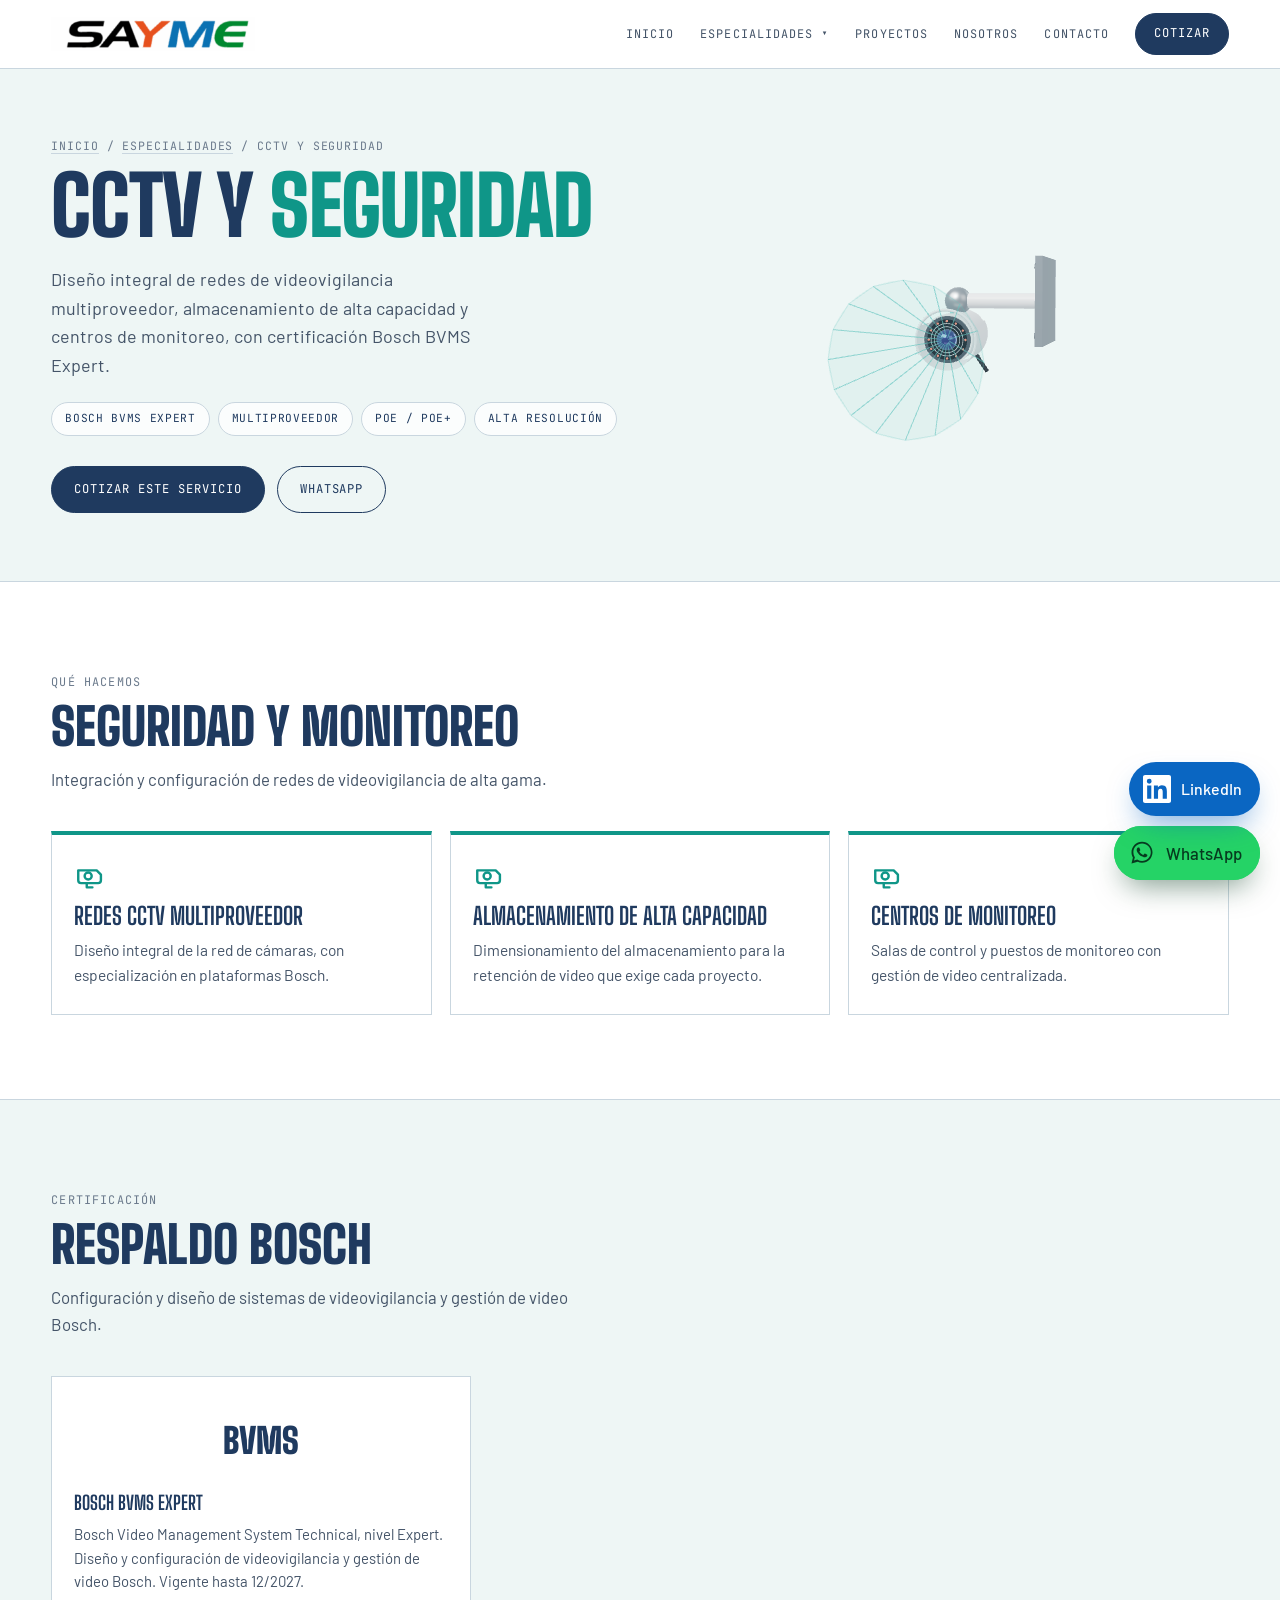
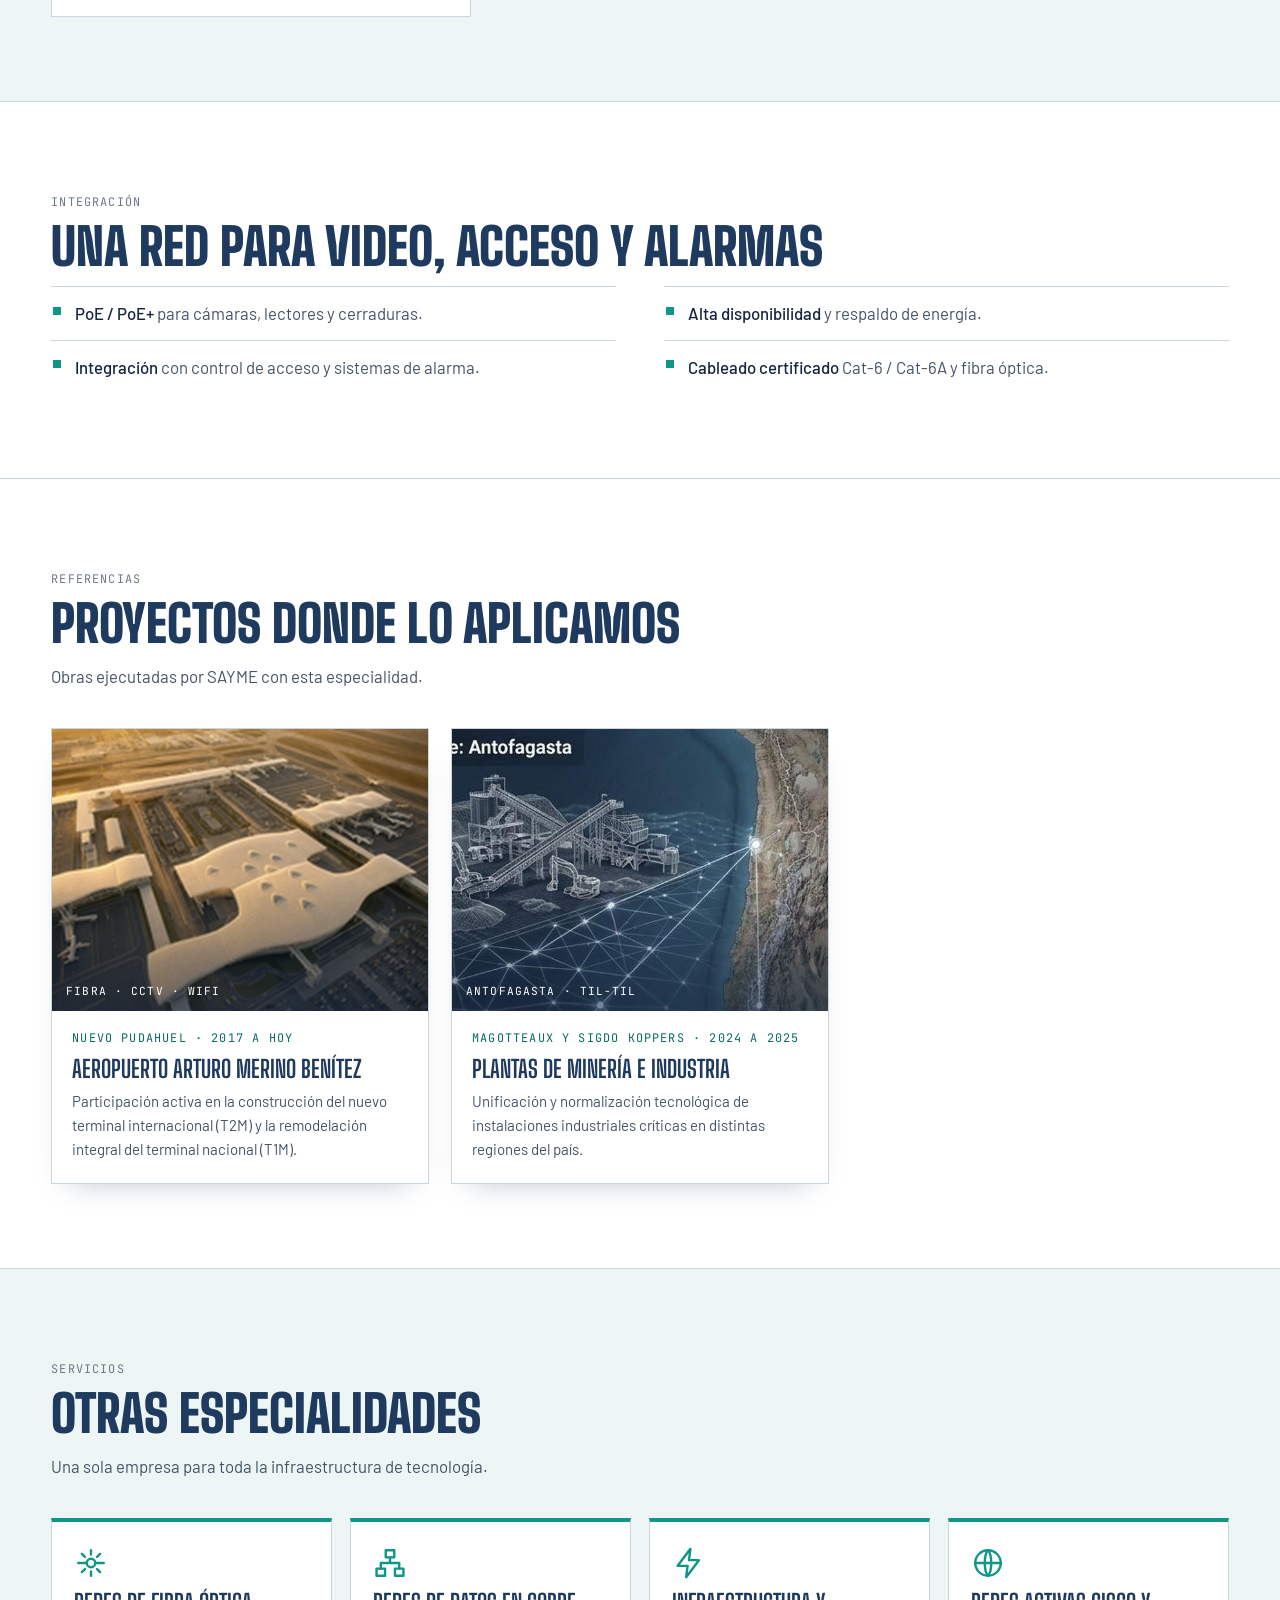
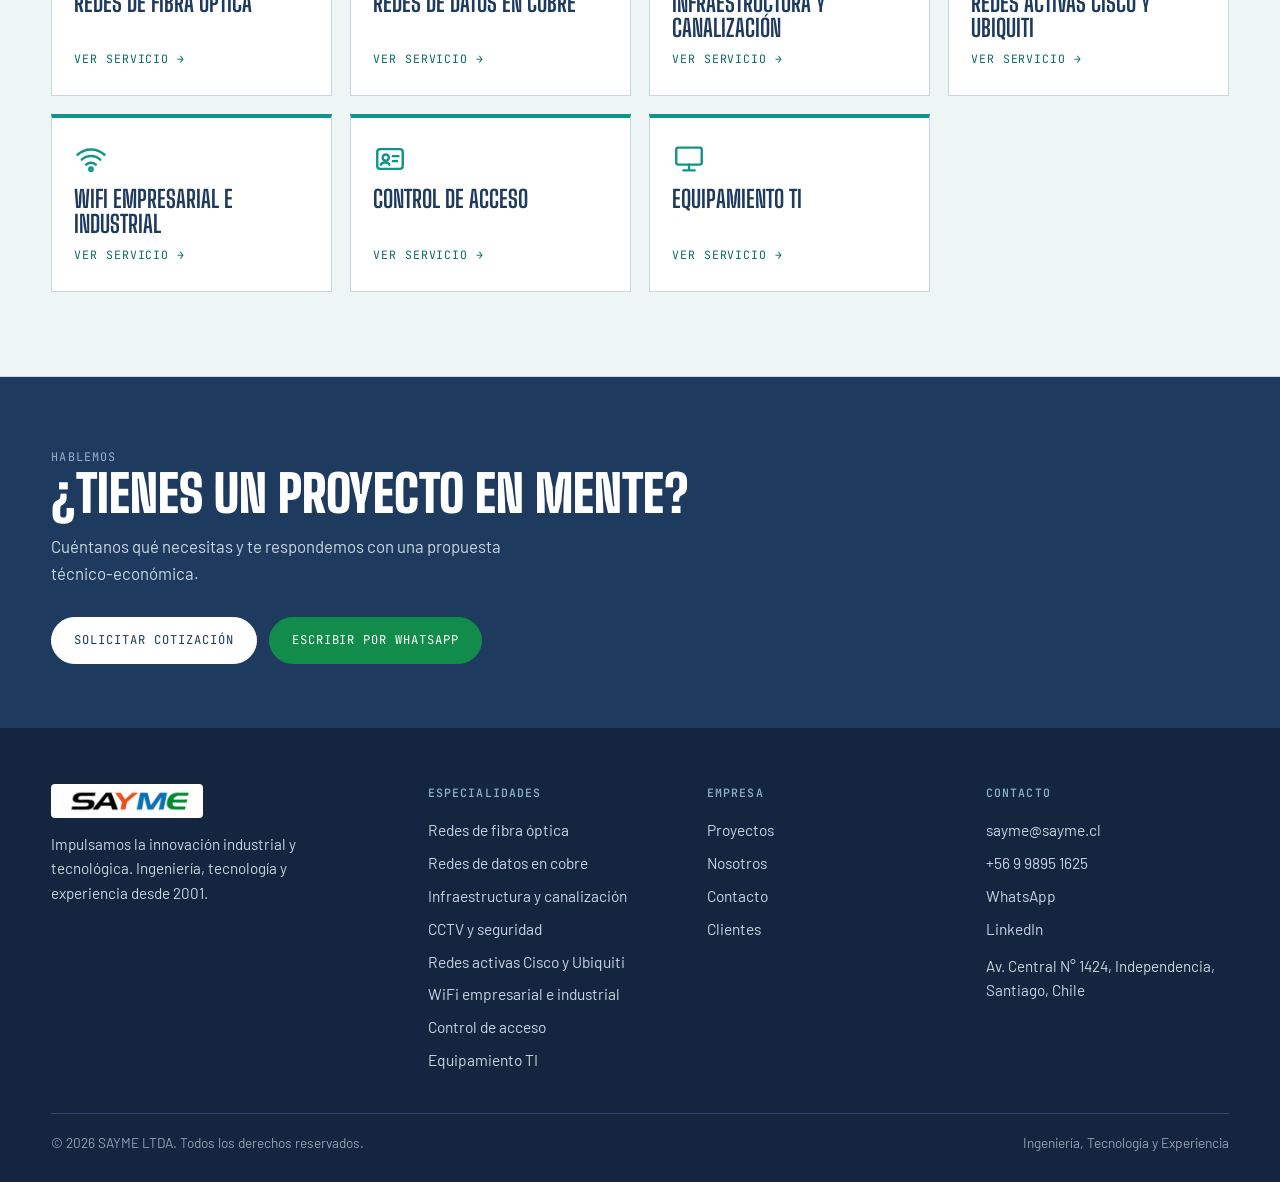
<file: cctv-seguridad.html>
<!DOCTYPE html>
<html lang="es">
<head>
<meta charset="utf-8">
<meta name="viewport" content="width=device-width, initial-scale=1">
<title>CCTV y seguridad | SAYME</title>
<meta name="description" content="Diseño de redes CCTV multiproveedor, almacenamiento de alta capacidad y centros de monitoreo con certificación Bosch BVMS Expert.">
<meta property="og:title" content="CCTV y seguridad | SAYME">
<meta property="og:description" content="Diseño de redes CCTV multiproveedor, almacenamiento de alta capacidad y centros de monitoreo con certificación Bosch BVMS Expert.">
<meta property="og:type" content="website">
<meta name="theme-color" content="#1f3a5f">
<link rel="icon" href="assets/img/favicon.svg" type="image/svg+xml">
<link rel="preconnect" href="https://fonts.googleapis.com">
<link rel="preconnect" href="https://fonts.gstatic.com" crossorigin>
<link href="https://fonts.googleapis.com/css2?family=Big+Shoulders+Display:wght@700;900&family=Barlow:wght@400;500&family=JetBrains+Mono:wght@400;500&display=swap" rel="stylesheet">
<link rel="stylesheet" href="assets/css/styles.css">
</head>
<body>
<a class="skip" href="#main">Saltar al contenido</a>
<header class="hdr"><div class="wrap">
  <a class="logo" href="index.html" aria-label="SAYME, inicio"><img src="assets/img/logo-sayme.png" alt="SAYME" width="204" height="34"></a>
  <button class="burger" id="navToggle" aria-label="Abrir menú" aria-expanded="false" aria-controls="nav"><i></i><i></i><i></i></button>
  <nav class="nav" id="nav" aria-label="Principal">
    <a class="l" href="index.html">Inicio</a>
    <div class="dd"><button type="button" aria-haspopup="true">Especialidades &#9662;</button><div class="menu"><a href="fibra-optica.html"><svg class="ic" viewBox="0 0 24 24" fill="none" stroke="currentColor" stroke-width="1.7" stroke-linecap="round" stroke-linejoin="round" aria-hidden="true"><circle cx="12" cy="12" r="3"/><path d="M3 12h6M15 12h6M12 3v3M12 18v3M5.6 5.6l2.1 2.1M16.3 16.3l2.1 2.1M18.4 5.6l-2.1 2.1M7.7 16.3l-2.1 2.1"/></svg>Redes de fibra óptica</a><a href="redes-de-datos.html"><svg class="ic" viewBox="0 0 24 24" fill="none" stroke="currentColor" stroke-width="1.7" stroke-linecap="round" stroke-linejoin="round" aria-hidden="true"><rect x="9" y="3" width="6" height="5"/><rect x="2.5" y="16" width="6" height="5"/><rect x="15.5" y="16" width="6" height="5"/><path d="M12 8v4M5.5 16v-4h13v4"/></svg>Redes de datos en cobre</a><a href="infraestructura-canalizacion.html"><svg class="ic" viewBox="0 0 24 24" fill="none" stroke="currentColor" stroke-width="1.7" stroke-linecap="round" stroke-linejoin="round" aria-hidden="true"><path d="M13 2 4 14h7l-1 8 9-12h-7z"/></svg>Infraestructura y canalización</a><a href="cctv-seguridad.html"><svg class="ic" viewBox="0 0 24 24" fill="none" stroke="currentColor" stroke-width="1.7" stroke-linecap="round" stroke-linejoin="round" aria-hidden="true"><path d="M3 8h13l3 3v4a2 2 0 0 1-2 2H5a2 2 0 0 1-2-2z"/><circle cx="10" cy="12" r="2.5"/><path d="M9 17v3h4"/></svg>CCTV y seguridad</a><a href="redes-cisco.html"><svg class="ic" viewBox="0 0 24 24" fill="none" stroke="currentColor" stroke-width="1.7" stroke-linecap="round" stroke-linejoin="round" aria-hidden="true"><circle cx="12" cy="12" r="9"/><path d="M3 12h18M12 3c3 3 3 15 0 18M12 3c-3 3-3 15 0 18"/></svg>Redes activas Cisco y Ubiquiti</a><a href="wifi.html"><svg class="ic" viewBox="0 0 24 24" fill="none" stroke="currentColor" stroke-width="1.7" stroke-linecap="round" stroke-linejoin="round" aria-hidden="true"><path d="M2.5 9a14 14 0 0 1 19 0M5.5 12.5a9.5 9.5 0 0 1 13 0M8.6 16a5 5 0 0 1 6.8 0"/><circle cx="12" cy="19.2" r="1.2"/></svg>WiFi empresarial e industrial</a><a href="control-de-acceso.html"><svg class="ic" viewBox="0 0 24 24" fill="none" stroke="currentColor" stroke-width="1.7" stroke-linecap="round" stroke-linejoin="round" aria-hidden="true"><rect x="3" y="5" width="18" height="14" rx="2"/><circle cx="9" cy="11" r="2.2"/><path d="M5.5 16c.7-2 5.3-2 6 0M14 10h4M14 13.5h3"/></svg>Control de acceso</a><a href="equipamiento-ti.html"><svg class="ic" viewBox="0 0 24 24" fill="none" stroke="currentColor" stroke-width="1.7" stroke-linecap="round" stroke-linejoin="round" aria-hidden="true"><rect x="3" y="4" width="18" height="12" rx="1.5"/><path d="M8 20h8M12 16v4"/></svg>Equipamiento TI</a></div></div>
    <a class="l" href="proyectos.html">Proyectos</a>
    <a class="l" href="nosotros.html">Nosotros</a>
    <a class="l" href="contacto.html">Contacto</a>
    <a class="btn sm" href="contacto.html">Cotizar</a>
  </nav>
</div></header>
<main id="main">
<section class="phero"><div class="wrap">
  <div>
    <p class="crumbs"><a href="index.html">Inicio</a> / <a href="index.html#especialidades">Especialidades</a> / CCTV y seguridad</p>
    <h1>CCTV y <span>seguridad</span></h1>
    <p class="lead">Diseño integral de redes de videovigilancia multiproveedor, almacenamiento de alta capacidad y centros de monitoreo, con certificación Bosch BVMS Expert.</p>
    <div class="chips" style="margin-top:22px"><span class="chip">Bosch BVMS Expert</span><span class="chip">Multiproveedor</span><span class="chip">PoE / PoE+</span><span class="chip">Alta resolución</span></div>
    <div class="cta"><a class="btn" href="contacto.html?servicio=CCTV%20y%20seguridad">Cotizar este servicio</a><a class="btn ghost" data-wa="Hola SAYME, quisiera cotizar un sistema de CCTV." href="#">WhatsApp</a></div>
  </div>
  <div class="art"><canvas data-scene="camera" aria-label="Cámara de videovigilancia en 3D que sigue el cursor."></canvas></div>
</div></section>
<section class="sec"><div class="wrap">
  <span class="mono">Qué hacemos</span><h2>Seguridad y monitoreo</h2><p class="sub">Integración y configuración de redes de videovigilancia de alta gama.</p>
  <div class="grid g3"><article class="card"><svg class="ic" viewBox="0 0 24 24" fill="none" stroke="currentColor" stroke-width="1.7" stroke-linecap="round" stroke-linejoin="round" aria-hidden="true"><path d="M3 8h13l3 3v4a2 2 0 0 1-2 2H5a2 2 0 0 1-2-2z"/><circle cx="10" cy="12" r="2.5"/><path d="M9 17v3h4"/></svg><h3>Redes CCTV multiproveedor</h3><p>Diseño integral de la red de cámaras, con especialización en plataformas Bosch.</p></article><article class="card"><svg class="ic" viewBox="0 0 24 24" fill="none" stroke="currentColor" stroke-width="1.7" stroke-linecap="round" stroke-linejoin="round" aria-hidden="true"><path d="M3 8h13l3 3v4a2 2 0 0 1-2 2H5a2 2 0 0 1-2-2z"/><circle cx="10" cy="12" r="2.5"/><path d="M9 17v3h4"/></svg><h3>Almacenamiento de alta capacidad</h3><p>Dimensionamiento del almacenamiento para la retención de video que exige cada proyecto.</p></article><article class="card"><svg class="ic" viewBox="0 0 24 24" fill="none" stroke="currentColor" stroke-width="1.7" stroke-linecap="round" stroke-linejoin="round" aria-hidden="true"><path d="M3 8h13l3 3v4a2 2 0 0 1-2 2H5a2 2 0 0 1-2-2z"/><circle cx="10" cy="12" r="2.5"/><path d="M9 17v3h4"/></svg><h3>Centros de monitoreo</h3><p>Salas de control y puestos de monitoreo con gestión de video centralizada.</p></article></div>
</div></section>
<section class="sec alt"><div class="wrap">
  <span class="mono">Certificación</span><h2>Respaldo Bosch</h2><p class="sub">Configuración y diseño de sistemas de videovigilancia y gestión de video Bosch.</p>
  <div class="certs" style="grid-template-columns:minmax(0,420px)"><div class="cert"><div class="lg"><span class="bv">BVMS</span></div><h3>Bosch BVMS Expert</h3><p>Bosch Video Management System Technical, nivel Expert. Diseño y configuración de videovigilancia y gestión de video Bosch. Vigente hasta 12/2027.</p></div></div>
</div></section>
<section class="sec"><div class="wrap">
  <span class="mono">Integración</span><h2>Una red para video, acceso y alarmas</h2>
  <div class="two"><div><ul class="list"><li><b>PoE / PoE+</b> para cámaras, lectores y cerraduras.</li><li><b>Integración</b> con control de acceso y sistemas de alarma.</li></ul></div><div><ul class="list"><li><b>Alta disponibilidad</b> y respaldo de energía.</li><li><b>Cableado certificado</b> Cat-6 / Cat-6A y fibra óptica.</li></ul></div></div>
</div></section>
<section class="sec"><div class="wrap">
  <span class="mono">Referencias</span><h2>Proyectos donde lo aplicamos</h2><p class="sub">Obras ejecutadas por SAYME con esta especialidad.</p>
  <div class="pgrid"><a class="pc tilt" href="proyectos.html#amb"><div class="im" style="background-image:url(assets/img/proyectos/aeropuerto-t2.jpg)" role="img" aria-label="Aeropuerto Arturo Merino Benítez"><i>Fibra · CCTV · WiFi</i></div><div class="tx"><span class="mono">Nuevo Pudahuel · 2017 a hoy</span><h3>Aeropuerto Arturo Merino Benítez</h3><p>Participación activa en la construcción del nuevo terminal internacional (T2M) y la remodelación integral del terminal nacional (T1M).</p></div></a><a class="pc tilt" href="proyectos.html#mineria"><div class="im" style="background-image:url(assets/img/proyectos/mineria-antofagasta.jpg)" role="img" aria-label="Plantas de minería e industria"><i>Antofagasta · Til-Til</i></div><div class="tx"><span class="mono">Magotteaux y Sigdo Koppers · 2024 a 2025</span><h3>Plantas de minería e industria</h3><p>Unificación y normalización tecnológica de instalaciones industriales críticas en distintas regiones del país.</p></div></a></div>
</div></section>
<section class="sec alt"><div class="wrap">
  <span class="mono">Servicios</span><h2>Otras especialidades</h2><p class="sub">Una sola empresa para toda la infraestructura de tecnología.</p>
  <div class="grid g4"><a class="card" href="fibra-optica.html"><svg class="ic" viewBox="0 0 24 24" fill="none" stroke="currentColor" stroke-width="1.7" stroke-linecap="round" stroke-linejoin="round" aria-hidden="true"><circle cx="12" cy="12" r="3"/><path d="M3 12h6M15 12h6M12 3v3M12 18v3M5.6 5.6l2.1 2.1M16.3 16.3l2.1 2.1M18.4 5.6l-2.1 2.1M7.7 16.3l-2.1 2.1"/></svg><h3>Redes de fibra óptica</h3><span class="more">Ver servicio &rarr;</span></a><a class="card" href="redes-de-datos.html"><svg class="ic" viewBox="0 0 24 24" fill="none" stroke="currentColor" stroke-width="1.7" stroke-linecap="round" stroke-linejoin="round" aria-hidden="true"><rect x="9" y="3" width="6" height="5"/><rect x="2.5" y="16" width="6" height="5"/><rect x="15.5" y="16" width="6" height="5"/><path d="M12 8v4M5.5 16v-4h13v4"/></svg><h3>Redes de datos en cobre</h3><span class="more">Ver servicio &rarr;</span></a><a class="card" href="infraestructura-canalizacion.html"><svg class="ic" viewBox="0 0 24 24" fill="none" stroke="currentColor" stroke-width="1.7" stroke-linecap="round" stroke-linejoin="round" aria-hidden="true"><path d="M13 2 4 14h7l-1 8 9-12h-7z"/></svg><h3>Infraestructura y canalización</h3><span class="more">Ver servicio &rarr;</span></a><a class="card" href="redes-cisco.html"><svg class="ic" viewBox="0 0 24 24" fill="none" stroke="currentColor" stroke-width="1.7" stroke-linecap="round" stroke-linejoin="round" aria-hidden="true"><circle cx="12" cy="12" r="9"/><path d="M3 12h18M12 3c3 3 3 15 0 18M12 3c-3 3-3 15 0 18"/></svg><h3>Redes activas Cisco y Ubiquiti</h3><span class="more">Ver servicio &rarr;</span></a><a class="card" href="wifi.html"><svg class="ic" viewBox="0 0 24 24" fill="none" stroke="currentColor" stroke-width="1.7" stroke-linecap="round" stroke-linejoin="round" aria-hidden="true"><path d="M2.5 9a14 14 0 0 1 19 0M5.5 12.5a9.5 9.5 0 0 1 13 0M8.6 16a5 5 0 0 1 6.8 0"/><circle cx="12" cy="19.2" r="1.2"/></svg><h3>WiFi empresarial e industrial</h3><span class="more">Ver servicio &rarr;</span></a><a class="card" href="control-de-acceso.html"><svg class="ic" viewBox="0 0 24 24" fill="none" stroke="currentColor" stroke-width="1.7" stroke-linecap="round" stroke-linejoin="round" aria-hidden="true"><rect x="3" y="5" width="18" height="14" rx="2"/><circle cx="9" cy="11" r="2.2"/><path d="M5.5 16c.7-2 5.3-2 6 0M14 10h4M14 13.5h3"/></svg><h3>Control de acceso</h3><span class="more">Ver servicio &rarr;</span></a><a class="card" href="equipamiento-ti.html"><svg class="ic" viewBox="0 0 24 24" fill="none" stroke="currentColor" stroke-width="1.7" stroke-linecap="round" stroke-linejoin="round" aria-hidden="true"><rect x="3" y="4" width="18" height="12" rx="1.5"/><path d="M8 20h8M12 16v4"/></svg><h3>Equipamiento TI</h3><span class="more">Ver servicio &rarr;</span></a></div>
</div></section>
</main>
<section class="cta-band"><div class="wrap">
  <span class="mono" style="color:#8fb3c9">Hablemos</span><h2>¿Tienes un proyecto en mente?</h2><p>Cuéntanos qué necesitas y te respondemos con una propuesta técnico-económica.</p>
  <div class="cta"><a class="btn" href="contacto.html">Solicitar cotización</a><a class="btn wa" data-wa="Hola SAYME, quisiera cotizar un sistema de CCTV." href="#">Escribir por WhatsApp</a></div>
</div></section>
<footer class="ftr"><div class="wrap">
  <div class="cols">
    <div><img src="assets/img/logo-sayme.png" alt="SAYME" width="204" height="34"><p>Impulsamos la innovación industrial y tecnológica. Ingeniería, tecnología y experiencia desde 2001.</p></div>
    <div><h4>Especialidades</h4><a href="fibra-optica.html">Redes de fibra óptica</a><a href="redes-de-datos.html">Redes de datos en cobre</a><a href="infraestructura-canalizacion.html">Infraestructura y canalización</a><a href="cctv-seguridad.html">CCTV y seguridad</a><a href="redes-cisco.html">Redes activas Cisco y Ubiquiti</a><a href="wifi.html">WiFi empresarial e industrial</a><a href="control-de-acceso.html">Control de acceso</a><a href="equipamiento-ti.html">Equipamiento TI</a></div>
    <div><h4>Empresa</h4><a href="proyectos.html">Proyectos</a><a href="nosotros.html">Nosotros</a><a href="contacto.html">Contacto</a><a href="index.html#clientes">Clientes</a></div>
    <div><h4>Contacto</h4><a href="mailto:sayme@sayme.cl">sayme@sayme.cl</a><a href="tel:+56998951625">+56 9 9895 1625</a><a data-wa="1" href="#">WhatsApp</a><a data-linkedin href="https://www.linkedin.com/company/sayme-ltda/">LinkedIn</a><p style="margin-top:8px">Av. Central N° 1424, Independencia, Santiago, Chile</p></div>
  </div>
  <div class="fine"><span>&copy; 2026 SAYME LTDA. Todos los derechos reservados.</span><span>Ingeniería, Tecnología y Experiencia</span></div>
</div></footer>
<a class="wa-fab" data-wa="1" href="#" aria-label="Escribir por WhatsApp"><svg viewBox="0 0 32 32" aria-hidden="true"><path fill="#073b1f" d="M16.04 3C9.4 3 4 8.4 4 15.04c0 2.12.55 4.18 1.6 6L4 28l7.1-1.86a12 12 0 0 0 4.94 1.06h.01C22.7 27.2 28 21.8 28 15.16 28 8.5 22.7 3 16.04 3zm0 22.1a9.9 9.9 0 0 1-5.04-1.38l-.36-.21-3.76.98 1-3.66-.24-.38a9.9 9.9 0 0 1-1.52-5.3c0-5.5 4.48-9.96 9.98-9.96 5.5 0 9.96 4.46 9.96 9.96 0 5.5-4.46 9.95-9.96 9.95zm5.46-7.45c-.3-.15-1.77-.87-2.04-.97-.28-.1-.48-.15-.68.15-.2.3-.78.97-.95 1.17-.18.2-.35.22-.65.07-.3-.15-1.26-.46-2.4-1.48-.9-.8-1.5-1.77-1.67-2.07-.18-.3-.02-.46.13-.6.13-.13.3-.35.45-.52.15-.18.2-.3.3-.5.1-.2.05-.38-.02-.53-.08-.15-.68-1.64-.93-2.25-.25-.58-.5-.5-.68-.5h-.58c-.2 0-.53.08-.8.38-.28.3-1.05 1.03-1.05 2.5s1.08 2.9 1.23 3.1c.15.2 2.12 3.24 5.14 4.54.72.3 1.28.5 1.72.64.72.23 1.38.2 1.9.12.58-.09 1.77-.72 2.02-1.42.25-.7.25-1.3.18-1.42-.08-.13-.28-.2-.58-.35z"/></svg><span>WhatsApp</span></a>
<script src="assets/js/config.js"></script>
<script src="assets/vendor/three.min.js"></script>
<script src="assets/js/three-common.js"></script>
<script src="assets/js/camera.js"></script>
<script src="assets/js/site.js"></script>
<script src="assets/js/linkedin.js"></script>
</body>
</html>
</file>
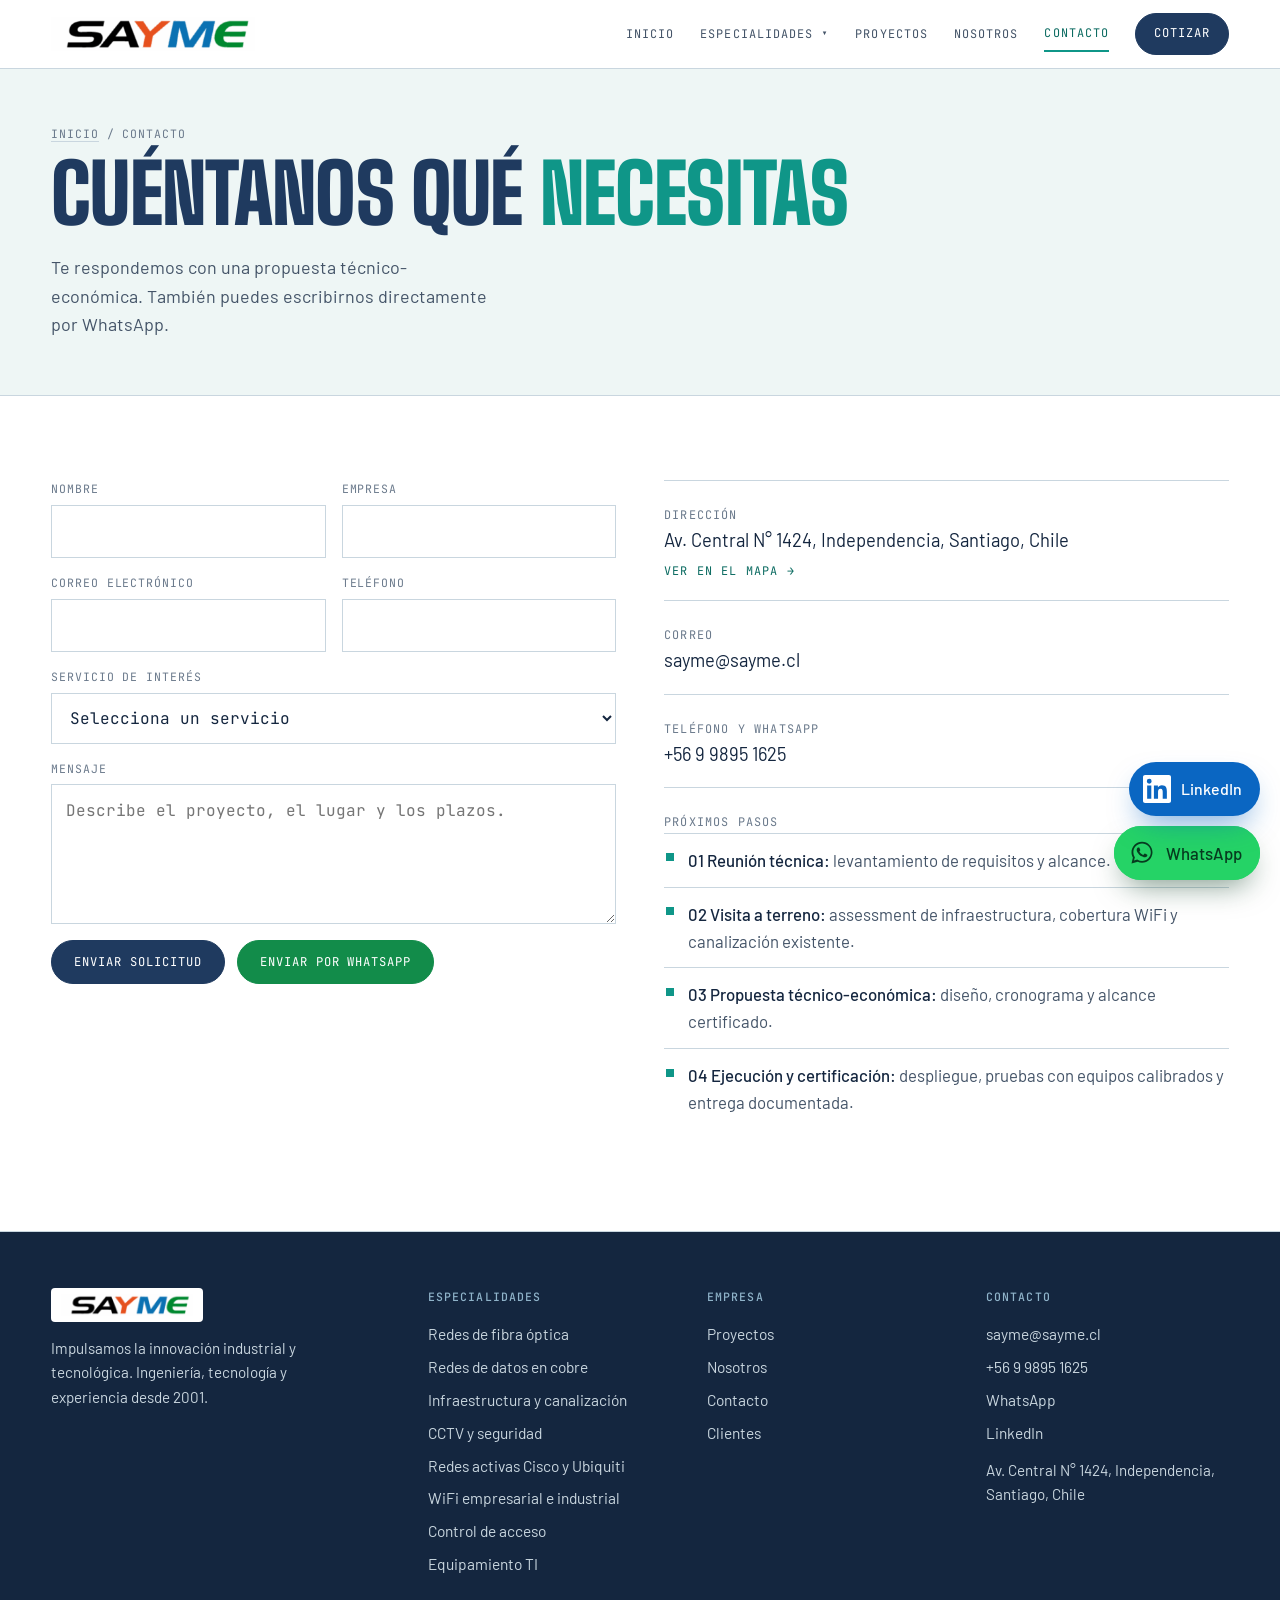
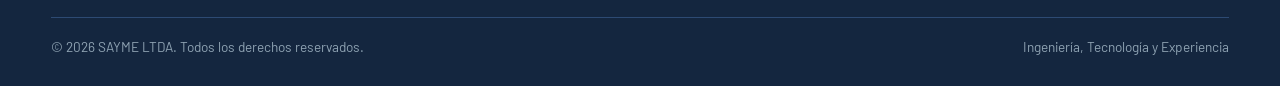
<file: contacto.html>
<!DOCTYPE html>
<html lang="es">
<head>
<meta charset="utf-8">
<meta name="viewport" content="width=device-width, initial-scale=1">
<title>Contacto | SAYME</title>
<meta name="description" content="Solicita una cotización a SAYME: fibra óptica, redes de datos, WiFi, CCTV, control de acceso y más. Santiago, Chile.">
<meta property="og:title" content="Contacto | SAYME">
<meta property="og:description" content="Solicita una cotización a SAYME: fibra óptica, redes de datos, WiFi, CCTV, control de acceso y más. Santiago, Chile.">
<meta property="og:type" content="website">
<meta name="theme-color" content="#1f3a5f">
<link rel="icon" href="assets/img/favicon.svg" type="image/svg+xml">
<link rel="preconnect" href="https://fonts.googleapis.com">
<link rel="preconnect" href="https://fonts.gstatic.com" crossorigin>
<link href="https://fonts.googleapis.com/css2?family=Big+Shoulders+Display:wght@700;900&family=Barlow:wght@400;500&family=JetBrains+Mono:wght@400;500&display=swap" rel="stylesheet">
<link rel="stylesheet" href="assets/css/styles.css">
</head>
<body>
<a class="skip" href="#main">Saltar al contenido</a>
<header class="hdr"><div class="wrap">
  <a class="logo" href="index.html" aria-label="SAYME, inicio"><img src="assets/img/logo-sayme.png" alt="SAYME" width="204" height="34"></a>
  <button class="burger" id="navToggle" aria-label="Abrir menú" aria-expanded="false" aria-controls="nav"><i></i><i></i><i></i></button>
  <nav class="nav" id="nav" aria-label="Principal">
    <a class="l" href="index.html">Inicio</a>
    <div class="dd"><button type="button" aria-haspopup="true">Especialidades &#9662;</button><div class="menu"><a href="fibra-optica.html"><svg class="ic" viewBox="0 0 24 24" fill="none" stroke="currentColor" stroke-width="1.7" stroke-linecap="round" stroke-linejoin="round" aria-hidden="true"><circle cx="12" cy="12" r="3"/><path d="M3 12h6M15 12h6M12 3v3M12 18v3M5.6 5.6l2.1 2.1M16.3 16.3l2.1 2.1M18.4 5.6l-2.1 2.1M7.7 16.3l-2.1 2.1"/></svg>Redes de fibra óptica</a><a href="redes-de-datos.html"><svg class="ic" viewBox="0 0 24 24" fill="none" stroke="currentColor" stroke-width="1.7" stroke-linecap="round" stroke-linejoin="round" aria-hidden="true"><rect x="9" y="3" width="6" height="5"/><rect x="2.5" y="16" width="6" height="5"/><rect x="15.5" y="16" width="6" height="5"/><path d="M12 8v4M5.5 16v-4h13v4"/></svg>Redes de datos en cobre</a><a href="infraestructura-canalizacion.html"><svg class="ic" viewBox="0 0 24 24" fill="none" stroke="currentColor" stroke-width="1.7" stroke-linecap="round" stroke-linejoin="round" aria-hidden="true"><path d="M13 2 4 14h7l-1 8 9-12h-7z"/></svg>Infraestructura y canalización</a><a href="cctv-seguridad.html"><svg class="ic" viewBox="0 0 24 24" fill="none" stroke="currentColor" stroke-width="1.7" stroke-linecap="round" stroke-linejoin="round" aria-hidden="true"><path d="M3 8h13l3 3v4a2 2 0 0 1-2 2H5a2 2 0 0 1-2-2z"/><circle cx="10" cy="12" r="2.5"/><path d="M9 17v3h4"/></svg>CCTV y seguridad</a><a href="redes-cisco.html"><svg class="ic" viewBox="0 0 24 24" fill="none" stroke="currentColor" stroke-width="1.7" stroke-linecap="round" stroke-linejoin="round" aria-hidden="true"><circle cx="12" cy="12" r="9"/><path d="M3 12h18M12 3c3 3 3 15 0 18M12 3c-3 3-3 15 0 18"/></svg>Redes activas Cisco y Ubiquiti</a><a href="wifi.html"><svg class="ic" viewBox="0 0 24 24" fill="none" stroke="currentColor" stroke-width="1.7" stroke-linecap="round" stroke-linejoin="round" aria-hidden="true"><path d="M2.5 9a14 14 0 0 1 19 0M5.5 12.5a9.5 9.5 0 0 1 13 0M8.6 16a5 5 0 0 1 6.8 0"/><circle cx="12" cy="19.2" r="1.2"/></svg>WiFi empresarial e industrial</a><a href="control-de-acceso.html"><svg class="ic" viewBox="0 0 24 24" fill="none" stroke="currentColor" stroke-width="1.7" stroke-linecap="round" stroke-linejoin="round" aria-hidden="true"><rect x="3" y="5" width="18" height="14" rx="2"/><circle cx="9" cy="11" r="2.2"/><path d="M5.5 16c.7-2 5.3-2 6 0M14 10h4M14 13.5h3"/></svg>Control de acceso</a><a href="equipamiento-ti.html"><svg class="ic" viewBox="0 0 24 24" fill="none" stroke="currentColor" stroke-width="1.7" stroke-linecap="round" stroke-linejoin="round" aria-hidden="true"><rect x="3" y="4" width="18" height="12" rx="1.5"/><path d="M8 20h8M12 16v4"/></svg>Equipamiento TI</a></div></div>
    <a class="l" href="proyectos.html">Proyectos</a>
    <a class="l" href="nosotros.html">Nosotros</a>
    <a class="l on" href="contacto.html">Contacto</a>
    <a class="btn sm" href="contacto.html">Cotizar</a>
  </nav>
</div></header>
<main id="main">
<section class="phero"><div class="wrap" style="grid-template-columns:1fr;min-height:0"><div><p class="crumbs"><a href="index.html">Inicio</a> / Contacto</p><h1>Cuéntanos qué <span>necesitas</span></h1><p class="lead">Te respondemos con una propuesta técnico-económica. También puedes escribirnos directamente por WhatsApp.</p></div></div></section>
<section class="sec"><div class="wrap two">
  <form class="cform" id="contactForm" novalidate>
    <div class="r2"><label>Nombre<input name="nombre" autocomplete="name" required></label><label>Empresa<input name="empresa" autocomplete="organization"></label></div>
    <div class="r2"><label>Correo electrónico<input type="email" name="email" autocomplete="email" required></label><label>Teléfono<input type="tel" name="telefono" autocomplete="tel"></label></div>
    <label>Servicio de interés<select name="servicio"><option value="">Selecciona un servicio</option><option>Redes de fibra óptica</option><option>Redes de datos en cobre</option><option>Infraestructura y canalización</option><option>CCTV y seguridad</option><option>Redes activas Cisco y Ubiquiti</option><option>WiFi empresarial e industrial</option><option>Control de acceso</option><option>Equipamiento TI</option><option>Otro</option></select></label>
    <label>Mensaje<textarea name="mensaje" required placeholder="Describe el proyecto, el lugar y los plazos."></textarea></label>
    <label class="hp" aria-hidden="true">No completar<input name="web" tabindex="-1" autocomplete="off"></label>
    <div class="fbtn"><button class="btn" type="submit">Enviar solicitud</button><button class="btn wa" type="button" id="formWa">Enviar por WhatsApp</button></div>
    <p class="form-status" id="formStatus" role="status" aria-live="polite"></p>
  </form>
  <div class="info">
    <div><span class="mono">Dirección</span><p class="v">Av. Central N° 1424, Independencia, Santiago, Chile</p><a class="mono" style="color:var(--accent)" target="_blank" rel="noopener" href="https://www.google.com/maps/search/?api=1&query=Av.+Central+1424+Independencia+Santiago+Chile">Ver en el mapa &rarr;</a></div>
    <div><span class="mono">Correo</span><p class="v"><a href="mailto:sayme@sayme.cl">sayme@sayme.cl</a></p></div>
    <div><span class="mono">Teléfono y WhatsApp</span><p class="v"><a href="tel:+56998951625">+56 9 9895 1625</a></p></div>
    <div><span class="mono">Próximos pasos</span><ul class="list"><li><b>01 Reunión técnica:</b> levantamiento de requisitos y alcance.</li><li><b>02 Visita a terreno:</b> assessment de infraestructura, cobertura WiFi y canalización existente.</li><li><b>03 Propuesta técnico-económica:</b> diseño, cronograma y alcance certificado.</li><li><b>04 Ejecución y certificación:</b> despliegue, pruebas con equipos calibrados y entrega documentada.</li></ul></div>
  </div>
</div></section></main>
<footer class="ftr"><div class="wrap">
  <div class="cols">
    <div><img src="assets/img/logo-sayme.png" alt="SAYME" width="204" height="34"><p>Impulsamos la innovación industrial y tecnológica. Ingeniería, tecnología y experiencia desde 2001.</p></div>
    <div><h4>Especialidades</h4><a href="fibra-optica.html">Redes de fibra óptica</a><a href="redes-de-datos.html">Redes de datos en cobre</a><a href="infraestructura-canalizacion.html">Infraestructura y canalización</a><a href="cctv-seguridad.html">CCTV y seguridad</a><a href="redes-cisco.html">Redes activas Cisco y Ubiquiti</a><a href="wifi.html">WiFi empresarial e industrial</a><a href="control-de-acceso.html">Control de acceso</a><a href="equipamiento-ti.html">Equipamiento TI</a></div>
    <div><h4>Empresa</h4><a href="proyectos.html">Proyectos</a><a href="nosotros.html">Nosotros</a><a href="contacto.html">Contacto</a><a href="index.html#clientes">Clientes</a></div>
    <div><h4>Contacto</h4><a href="mailto:sayme@sayme.cl">sayme@sayme.cl</a><a href="tel:+56998951625">+56 9 9895 1625</a><a data-wa="1" href="#">WhatsApp</a><a data-linkedin href="https://www.linkedin.com/company/sayme-ltda/">LinkedIn</a><p style="margin-top:8px">Av. Central N° 1424, Independencia, Santiago, Chile</p></div>
  </div>
  <div class="fine"><span>&copy; 2026 SAYME LTDA. Todos los derechos reservados.</span><span>Ingeniería, Tecnología y Experiencia</span></div>
</div></footer>
<a class="wa-fab" data-wa="1" href="#" aria-label="Escribir por WhatsApp"><svg viewBox="0 0 32 32" aria-hidden="true"><path fill="#073b1f" d="M16.04 3C9.4 3 4 8.4 4 15.04c0 2.12.55 4.18 1.6 6L4 28l7.1-1.86a12 12 0 0 0 4.94 1.06h.01C22.7 27.2 28 21.8 28 15.16 28 8.5 22.7 3 16.04 3zm0 22.1a9.9 9.9 0 0 1-5.04-1.38l-.36-.21-3.76.98 1-3.66-.24-.38a9.9 9.9 0 0 1-1.52-5.3c0-5.5 4.48-9.96 9.98-9.96 5.5 0 9.96 4.46 9.96 9.96 0 5.5-4.46 9.95-9.96 9.95zm5.46-7.45c-.3-.15-1.77-.87-2.04-.97-.28-.1-.48-.15-.68.15-.2.3-.78.97-.95 1.17-.18.2-.35.22-.65.07-.3-.15-1.26-.46-2.4-1.48-.9-.8-1.5-1.77-1.67-2.07-.18-.3-.02-.46.13-.6.13-.13.3-.35.45-.52.15-.18.2-.3.3-.5.1-.2.05-.38-.02-.53-.08-.15-.68-1.64-.93-2.25-.25-.58-.5-.5-.68-.5h-.58c-.2 0-.53.08-.8.38-.28.3-1.05 1.03-1.05 2.5s1.08 2.9 1.23 3.1c.15.2 2.12 3.24 5.14 4.54.72.3 1.28.5 1.72.64.72.23 1.38.2 1.9.12.58-.09 1.77-.72 2.02-1.42.25-.7.25-1.3.18-1.42-.08-.13-.28-.2-.58-.35z"/></svg><span>WhatsApp</span></a>
<script src="assets/js/config.js"></script>
<script src="assets/js/site.js"></script>
<script src="assets/js/linkedin.js"></script>
</body>
</html>
</file>
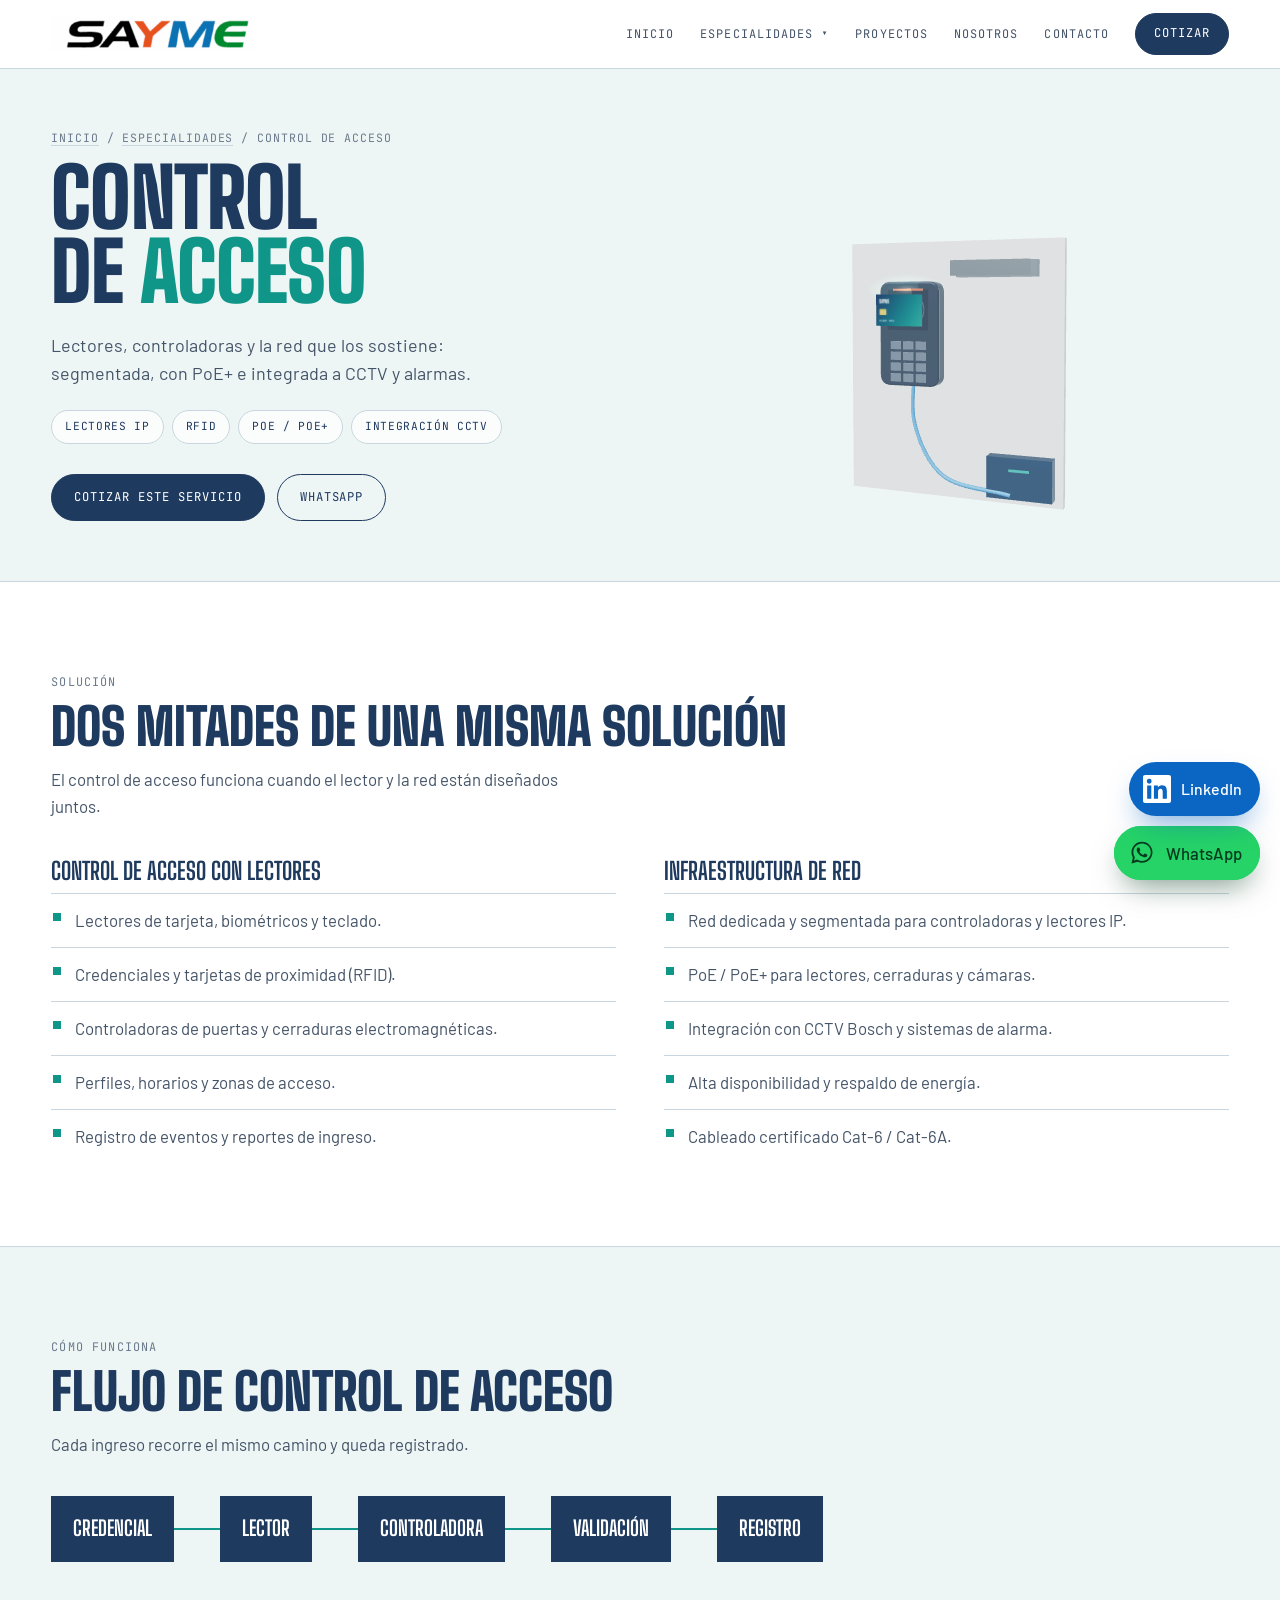
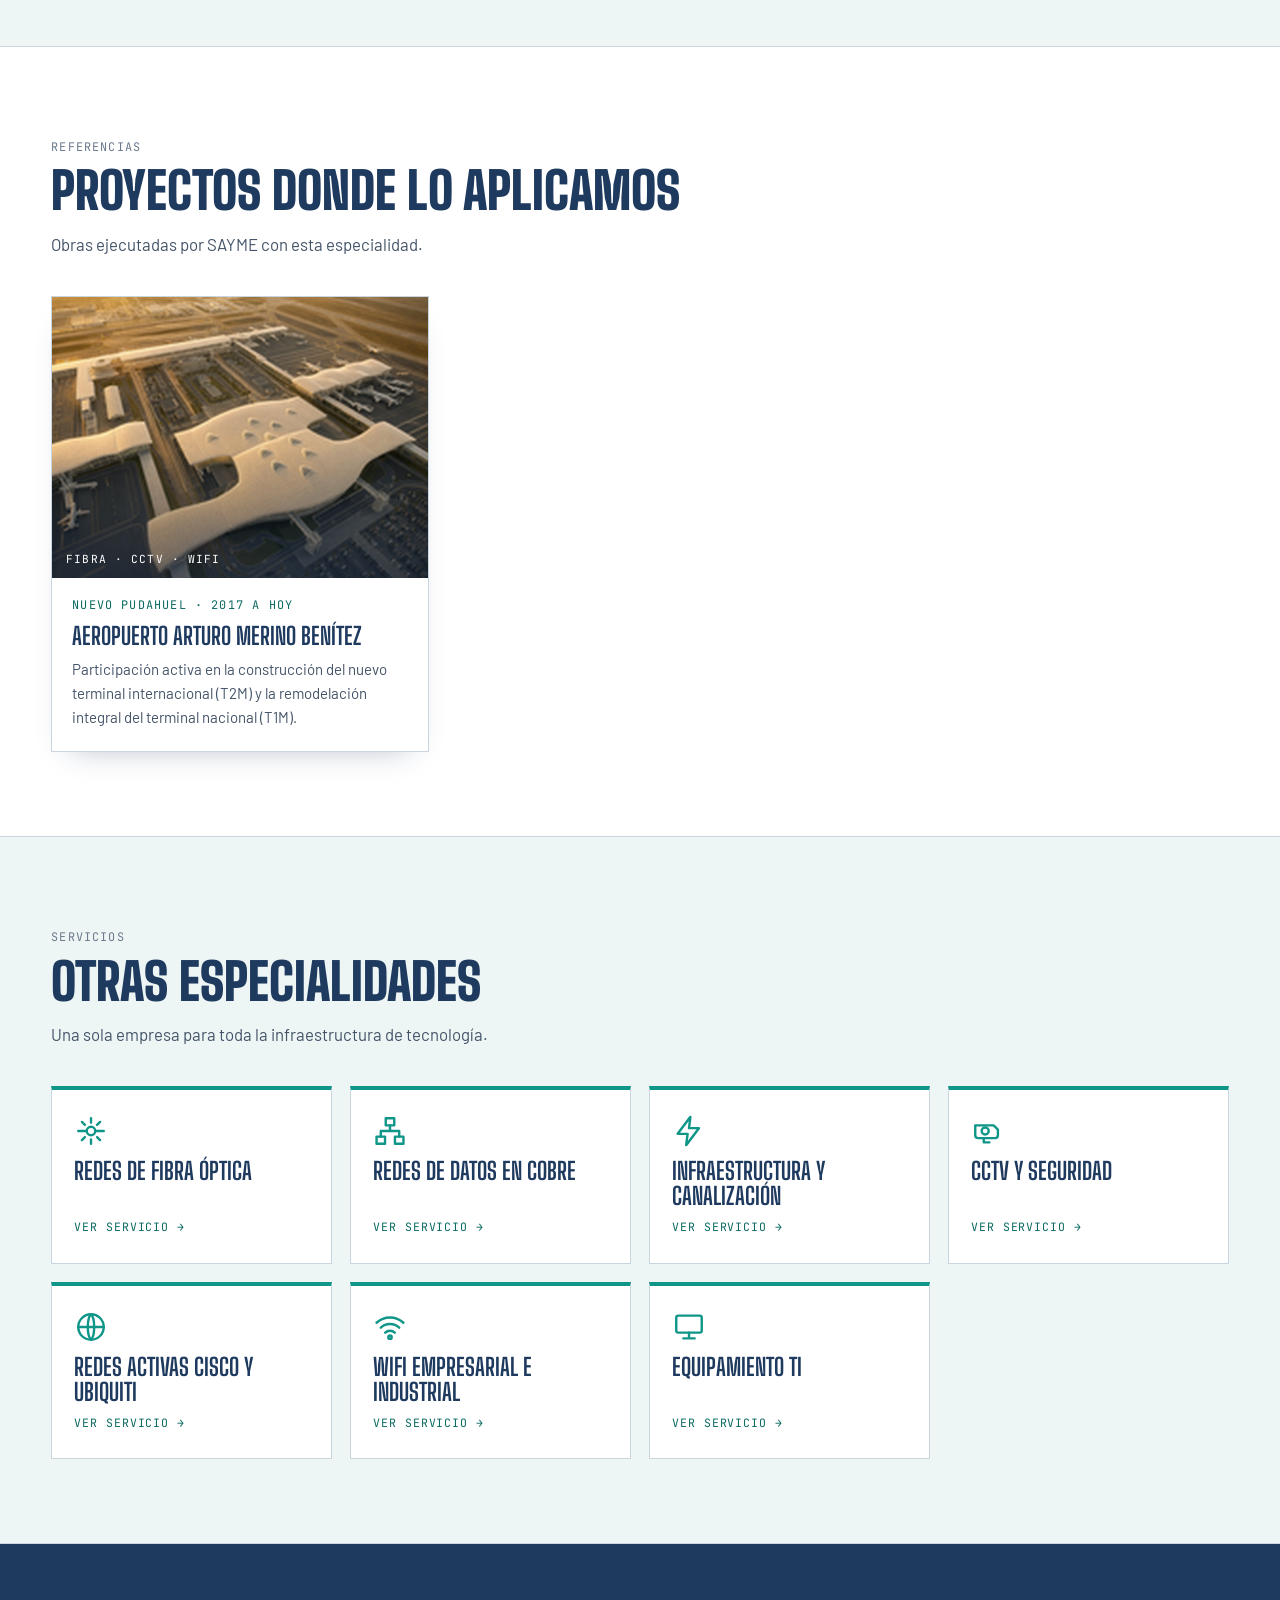
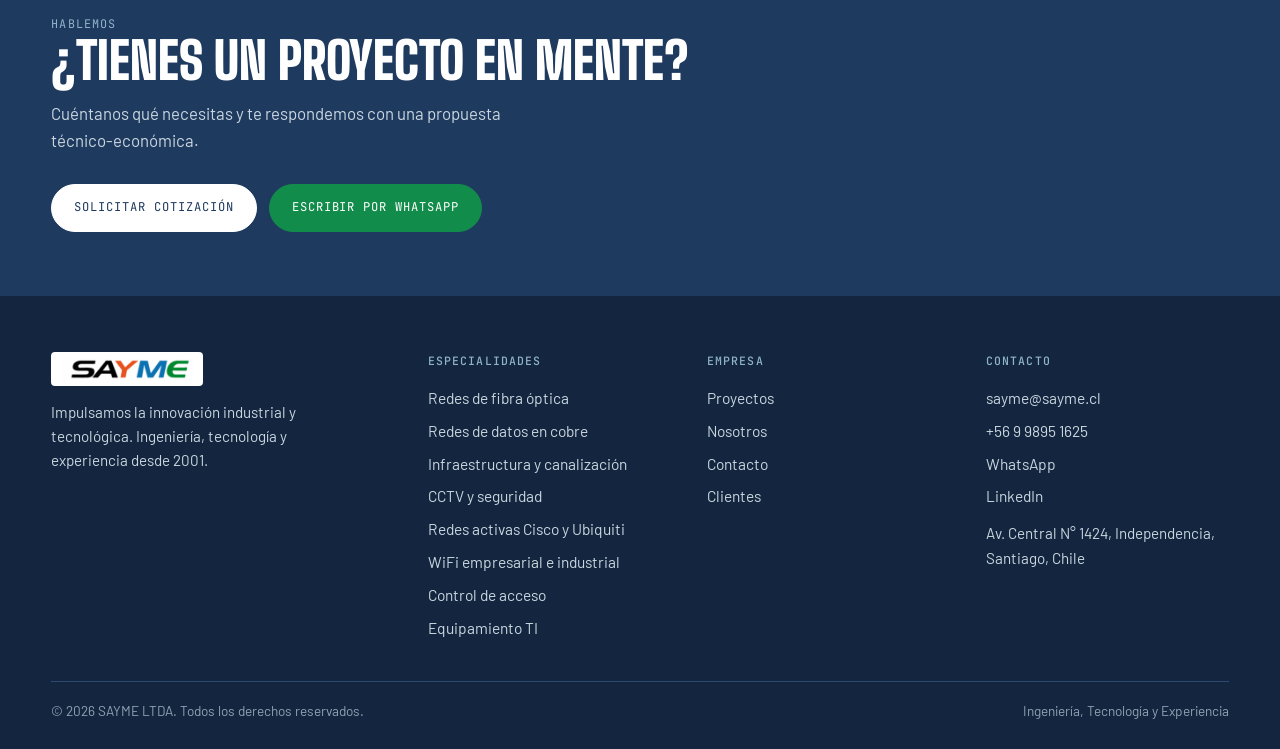
<file: control-de-acceso.html>
<!DOCTYPE html>
<html lang="es">
<head>
<meta charset="utf-8">
<meta name="viewport" content="width=device-width, initial-scale=1">
<title>Control de acceso | SAYME</title>
<meta name="description" content="Control de acceso con lectores, controladoras y red segmentada con PoE+, integrado a CCTV Bosch y sistemas de alarma.">
<meta property="og:title" content="Control de acceso | SAYME">
<meta property="og:description" content="Control de acceso con lectores, controladoras y red segmentada con PoE+, integrado a CCTV Bosch y sistemas de alarma.">
<meta property="og:type" content="website">
<meta name="theme-color" content="#1f3a5f">
<link rel="icon" href="assets/img/favicon.svg" type="image/svg+xml">
<link rel="preconnect" href="https://fonts.googleapis.com">
<link rel="preconnect" href="https://fonts.gstatic.com" crossorigin>
<link href="https://fonts.googleapis.com/css2?family=Big+Shoulders+Display:wght@700;900&family=Barlow:wght@400;500&family=JetBrains+Mono:wght@400;500&display=swap" rel="stylesheet">
<link rel="stylesheet" href="assets/css/styles.css">
</head>
<body>
<a class="skip" href="#main">Saltar al contenido</a>
<header class="hdr"><div class="wrap">
  <a class="logo" href="index.html" aria-label="SAYME, inicio"><img src="assets/img/logo-sayme.png" alt="SAYME" width="204" height="34"></a>
  <button class="burger" id="navToggle" aria-label="Abrir menú" aria-expanded="false" aria-controls="nav"><i></i><i></i><i></i></button>
  <nav class="nav" id="nav" aria-label="Principal">
    <a class="l" href="index.html">Inicio</a>
    <div class="dd"><button type="button" aria-haspopup="true">Especialidades &#9662;</button><div class="menu"><a href="fibra-optica.html"><svg class="ic" viewBox="0 0 24 24" fill="none" stroke="currentColor" stroke-width="1.7" stroke-linecap="round" stroke-linejoin="round" aria-hidden="true"><circle cx="12" cy="12" r="3"/><path d="M3 12h6M15 12h6M12 3v3M12 18v3M5.6 5.6l2.1 2.1M16.3 16.3l2.1 2.1M18.4 5.6l-2.1 2.1M7.7 16.3l-2.1 2.1"/></svg>Redes de fibra óptica</a><a href="redes-de-datos.html"><svg class="ic" viewBox="0 0 24 24" fill="none" stroke="currentColor" stroke-width="1.7" stroke-linecap="round" stroke-linejoin="round" aria-hidden="true"><rect x="9" y="3" width="6" height="5"/><rect x="2.5" y="16" width="6" height="5"/><rect x="15.5" y="16" width="6" height="5"/><path d="M12 8v4M5.5 16v-4h13v4"/></svg>Redes de datos en cobre</a><a href="infraestructura-canalizacion.html"><svg class="ic" viewBox="0 0 24 24" fill="none" stroke="currentColor" stroke-width="1.7" stroke-linecap="round" stroke-linejoin="round" aria-hidden="true"><path d="M13 2 4 14h7l-1 8 9-12h-7z"/></svg>Infraestructura y canalización</a><a href="cctv-seguridad.html"><svg class="ic" viewBox="0 0 24 24" fill="none" stroke="currentColor" stroke-width="1.7" stroke-linecap="round" stroke-linejoin="round" aria-hidden="true"><path d="M3 8h13l3 3v4a2 2 0 0 1-2 2H5a2 2 0 0 1-2-2z"/><circle cx="10" cy="12" r="2.5"/><path d="M9 17v3h4"/></svg>CCTV y seguridad</a><a href="redes-cisco.html"><svg class="ic" viewBox="0 0 24 24" fill="none" stroke="currentColor" stroke-width="1.7" stroke-linecap="round" stroke-linejoin="round" aria-hidden="true"><circle cx="12" cy="12" r="9"/><path d="M3 12h18M12 3c3 3 3 15 0 18M12 3c-3 3-3 15 0 18"/></svg>Redes activas Cisco y Ubiquiti</a><a href="wifi.html"><svg class="ic" viewBox="0 0 24 24" fill="none" stroke="currentColor" stroke-width="1.7" stroke-linecap="round" stroke-linejoin="round" aria-hidden="true"><path d="M2.5 9a14 14 0 0 1 19 0M5.5 12.5a9.5 9.5 0 0 1 13 0M8.6 16a5 5 0 0 1 6.8 0"/><circle cx="12" cy="19.2" r="1.2"/></svg>WiFi empresarial e industrial</a><a href="control-de-acceso.html"><svg class="ic" viewBox="0 0 24 24" fill="none" stroke="currentColor" stroke-width="1.7" stroke-linecap="round" stroke-linejoin="round" aria-hidden="true"><rect x="3" y="5" width="18" height="14" rx="2"/><circle cx="9" cy="11" r="2.2"/><path d="M5.5 16c.7-2 5.3-2 6 0M14 10h4M14 13.5h3"/></svg>Control de acceso</a><a href="equipamiento-ti.html"><svg class="ic" viewBox="0 0 24 24" fill="none" stroke="currentColor" stroke-width="1.7" stroke-linecap="round" stroke-linejoin="round" aria-hidden="true"><rect x="3" y="4" width="18" height="12" rx="1.5"/><path d="M8 20h8M12 16v4"/></svg>Equipamiento TI</a></div></div>
    <a class="l" href="proyectos.html">Proyectos</a>
    <a class="l" href="nosotros.html">Nosotros</a>
    <a class="l" href="contacto.html">Contacto</a>
    <a class="btn sm" href="contacto.html">Cotizar</a>
  </nav>
</div></header>
<main id="main">
<section class="phero"><div class="wrap">
  <div>
    <p class="crumbs"><a href="index.html">Inicio</a> / <a href="index.html#especialidades">Especialidades</a> / Control de acceso</p>
    <h1>Control de <span>acceso</span></h1>
    <p class="lead">Lectores, controladoras y la red que los sostiene: segmentada, con PoE+ e integrada a CCTV y alarmas.</p>
    <div class="chips" style="margin-top:22px"><span class="chip">Lectores IP</span><span class="chip">RFID</span><span class="chip">PoE / PoE+</span><span class="chip">Integración CCTV</span></div>
    <div class="cta"><a class="btn" href="contacto.html?servicio=Control%20de%20acceso">Cotizar este servicio</a><a class="btn ghost" data-wa="Hola SAYME, quisiera cotizar un sistema de control de acceso." href="#">WhatsApp</a></div>
  </div>
  <div class="art"><canvas data-scene="acceso" aria-label="Lector de tarjetas y chapa magnética en 3D."></canvas></div>
</div></section>
<section class="sec"><div class="wrap">
  <span class="mono">Solución</span><h2>Dos mitades de una misma solución</h2><p class="sub">El control de acceso funciona cuando el lector y la red están diseñados juntos.</p>
  <div class="two"><div><h3 style="margin-bottom:10px">Control de acceso con lectores</h3><ul class="list"><li>Lectores de tarjeta, biométricos y teclado.</li><li>Credenciales y tarjetas de proximidad (RFID).</li><li>Controladoras de puertas y cerraduras electromagnéticas.</li><li>Perfiles, horarios y zonas de acceso.</li><li>Registro de eventos y reportes de ingreso.</li></ul></div><div><h3 style="margin-bottom:10px">Infraestructura de red</h3><ul class="list"><li>Red dedicada y segmentada para controladoras y lectores IP.</li><li>PoE / PoE+ para lectores, cerraduras y cámaras.</li><li>Integración con CCTV Bosch y sistemas de alarma.</li><li>Alta disponibilidad y respaldo de energía.</li><li>Cableado certificado Cat-6 / Cat-6A.</li></ul></div></div>
</div></section>
<section class="sec alt"><div class="wrap">
  <span class="mono">Cómo funciona</span><h2>Flujo de control de acceso</h2><p class="sub">Cada ingreso recorre el mismo camino y queda registrado.</p>
  <div class="flow"><div class="nd">Credencial</div><div class="ar"></div><div class="nd">Lector</div><div class="ar"></div><div class="nd">Controladora</div><div class="ar"></div><div class="nd">Validación</div><div class="ar"></div><div class="nd">Registro</div></div>
</div></section>
<section class="sec"><div class="wrap">
  <span class="mono">Referencias</span><h2>Proyectos donde lo aplicamos</h2><p class="sub">Obras ejecutadas por SAYME con esta especialidad.</p>
  <div class="pgrid"><a class="pc tilt" href="proyectos.html#amb"><div class="im" style="background-image:url(assets/img/proyectos/aeropuerto-t2.jpg)" role="img" aria-label="Aeropuerto Arturo Merino Benítez"><i>Fibra · CCTV · WiFi</i></div><div class="tx"><span class="mono">Nuevo Pudahuel · 2017 a hoy</span><h3>Aeropuerto Arturo Merino Benítez</h3><p>Participación activa en la construcción del nuevo terminal internacional (T2M) y la remodelación integral del terminal nacional (T1M).</p></div></a></div>
</div></section>
<section class="sec alt"><div class="wrap">
  <span class="mono">Servicios</span><h2>Otras especialidades</h2><p class="sub">Una sola empresa para toda la infraestructura de tecnología.</p>
  <div class="grid g4"><a class="card" href="fibra-optica.html"><svg class="ic" viewBox="0 0 24 24" fill="none" stroke="currentColor" stroke-width="1.7" stroke-linecap="round" stroke-linejoin="round" aria-hidden="true"><circle cx="12" cy="12" r="3"/><path d="M3 12h6M15 12h6M12 3v3M12 18v3M5.6 5.6l2.1 2.1M16.3 16.3l2.1 2.1M18.4 5.6l-2.1 2.1M7.7 16.3l-2.1 2.1"/></svg><h3>Redes de fibra óptica</h3><span class="more">Ver servicio &rarr;</span></a><a class="card" href="redes-de-datos.html"><svg class="ic" viewBox="0 0 24 24" fill="none" stroke="currentColor" stroke-width="1.7" stroke-linecap="round" stroke-linejoin="round" aria-hidden="true"><rect x="9" y="3" width="6" height="5"/><rect x="2.5" y="16" width="6" height="5"/><rect x="15.5" y="16" width="6" height="5"/><path d="M12 8v4M5.5 16v-4h13v4"/></svg><h3>Redes de datos en cobre</h3><span class="more">Ver servicio &rarr;</span></a><a class="card" href="infraestructura-canalizacion.html"><svg class="ic" viewBox="0 0 24 24" fill="none" stroke="currentColor" stroke-width="1.7" stroke-linecap="round" stroke-linejoin="round" aria-hidden="true"><path d="M13 2 4 14h7l-1 8 9-12h-7z"/></svg><h3>Infraestructura y canalización</h3><span class="more">Ver servicio &rarr;</span></a><a class="card" href="cctv-seguridad.html"><svg class="ic" viewBox="0 0 24 24" fill="none" stroke="currentColor" stroke-width="1.7" stroke-linecap="round" stroke-linejoin="round" aria-hidden="true"><path d="M3 8h13l3 3v4a2 2 0 0 1-2 2H5a2 2 0 0 1-2-2z"/><circle cx="10" cy="12" r="2.5"/><path d="M9 17v3h4"/></svg><h3>CCTV y seguridad</h3><span class="more">Ver servicio &rarr;</span></a><a class="card" href="redes-cisco.html"><svg class="ic" viewBox="0 0 24 24" fill="none" stroke="currentColor" stroke-width="1.7" stroke-linecap="round" stroke-linejoin="round" aria-hidden="true"><circle cx="12" cy="12" r="9"/><path d="M3 12h18M12 3c3 3 3 15 0 18M12 3c-3 3-3 15 0 18"/></svg><h3>Redes activas Cisco y Ubiquiti</h3><span class="more">Ver servicio &rarr;</span></a><a class="card" href="wifi.html"><svg class="ic" viewBox="0 0 24 24" fill="none" stroke="currentColor" stroke-width="1.7" stroke-linecap="round" stroke-linejoin="round" aria-hidden="true"><path d="M2.5 9a14 14 0 0 1 19 0M5.5 12.5a9.5 9.5 0 0 1 13 0M8.6 16a5 5 0 0 1 6.8 0"/><circle cx="12" cy="19.2" r="1.2"/></svg><h3>WiFi empresarial e industrial</h3><span class="more">Ver servicio &rarr;</span></a><a class="card" href="equipamiento-ti.html"><svg class="ic" viewBox="0 0 24 24" fill="none" stroke="currentColor" stroke-width="1.7" stroke-linecap="round" stroke-linejoin="round" aria-hidden="true"><rect x="3" y="4" width="18" height="12" rx="1.5"/><path d="M8 20h8M12 16v4"/></svg><h3>Equipamiento TI</h3><span class="more">Ver servicio &rarr;</span></a></div>
</div></section>
</main>
<section class="cta-band"><div class="wrap">
  <span class="mono" style="color:#8fb3c9">Hablemos</span><h2>¿Tienes un proyecto en mente?</h2><p>Cuéntanos qué necesitas y te respondemos con una propuesta técnico-económica.</p>
  <div class="cta"><a class="btn" href="contacto.html">Solicitar cotización</a><a class="btn wa" data-wa="Hola SAYME, quisiera cotizar un sistema de control de acceso." href="#">Escribir por WhatsApp</a></div>
</div></section>
<footer class="ftr"><div class="wrap">
  <div class="cols">
    <div><img src="assets/img/logo-sayme.png" alt="SAYME" width="204" height="34"><p>Impulsamos la innovación industrial y tecnológica. Ingeniería, tecnología y experiencia desde 2001.</p></div>
    <div><h4>Especialidades</h4><a href="fibra-optica.html">Redes de fibra óptica</a><a href="redes-de-datos.html">Redes de datos en cobre</a><a href="infraestructura-canalizacion.html">Infraestructura y canalización</a><a href="cctv-seguridad.html">CCTV y seguridad</a><a href="redes-cisco.html">Redes activas Cisco y Ubiquiti</a><a href="wifi.html">WiFi empresarial e industrial</a><a href="control-de-acceso.html">Control de acceso</a><a href="equipamiento-ti.html">Equipamiento TI</a></div>
    <div><h4>Empresa</h4><a href="proyectos.html">Proyectos</a><a href="nosotros.html">Nosotros</a><a href="contacto.html">Contacto</a><a href="index.html#clientes">Clientes</a></div>
    <div><h4>Contacto</h4><a href="mailto:sayme@sayme.cl">sayme@sayme.cl</a><a href="tel:+56998951625">+56 9 9895 1625</a><a data-wa="1" href="#">WhatsApp</a><a data-linkedin href="https://www.linkedin.com/company/sayme-ltda/">LinkedIn</a><p style="margin-top:8px">Av. Central N° 1424, Independencia, Santiago, Chile</p></div>
  </div>
  <div class="fine"><span>&copy; 2026 SAYME LTDA. Todos los derechos reservados.</span><span>Ingeniería, Tecnología y Experiencia</span></div>
</div></footer>
<a class="wa-fab" data-wa="1" href="#" aria-label="Escribir por WhatsApp"><svg viewBox="0 0 32 32" aria-hidden="true"><path fill="#073b1f" d="M16.04 3C9.4 3 4 8.4 4 15.04c0 2.12.55 4.18 1.6 6L4 28l7.1-1.86a12 12 0 0 0 4.94 1.06h.01C22.7 27.2 28 21.8 28 15.16 28 8.5 22.7 3 16.04 3zm0 22.1a9.9 9.9 0 0 1-5.04-1.38l-.36-.21-3.76.98 1-3.66-.24-.38a9.9 9.9 0 0 1-1.52-5.3c0-5.5 4.48-9.96 9.98-9.96 5.5 0 9.96 4.46 9.96 9.96 0 5.5-4.46 9.95-9.96 9.95zm5.46-7.45c-.3-.15-1.77-.87-2.04-.97-.28-.1-.48-.15-.68.15-.2.3-.78.97-.95 1.17-.18.2-.35.22-.65.07-.3-.15-1.26-.46-2.4-1.48-.9-.8-1.5-1.77-1.67-2.07-.18-.3-.02-.46.13-.6.13-.13.3-.35.45-.52.15-.18.2-.3.3-.5.1-.2.05-.38-.02-.53-.08-.15-.68-1.64-.93-2.25-.25-.58-.5-.5-.68-.5h-.58c-.2 0-.53.08-.8.38-.28.3-1.05 1.03-1.05 2.5s1.08 2.9 1.23 3.1c.15.2 2.12 3.24 5.14 4.54.72.3 1.28.5 1.72.64.72.23 1.38.2 1.9.12.58-.09 1.77-.72 2.02-1.42.25-.7.25-1.3.18-1.42-.08-.13-.28-.2-.58-.35z"/></svg><span>WhatsApp</span></a>
<script src="assets/js/config.js"></script>
<script src="assets/vendor/three.min.js"></script>
<script src="assets/js/three-common.js"></script>
<script src="assets/js/scene-acceso.js"></script>
<script src="assets/js/site.js"></script>
<script src="assets/js/linkedin.js"></script>
</body>
</html>
</file>
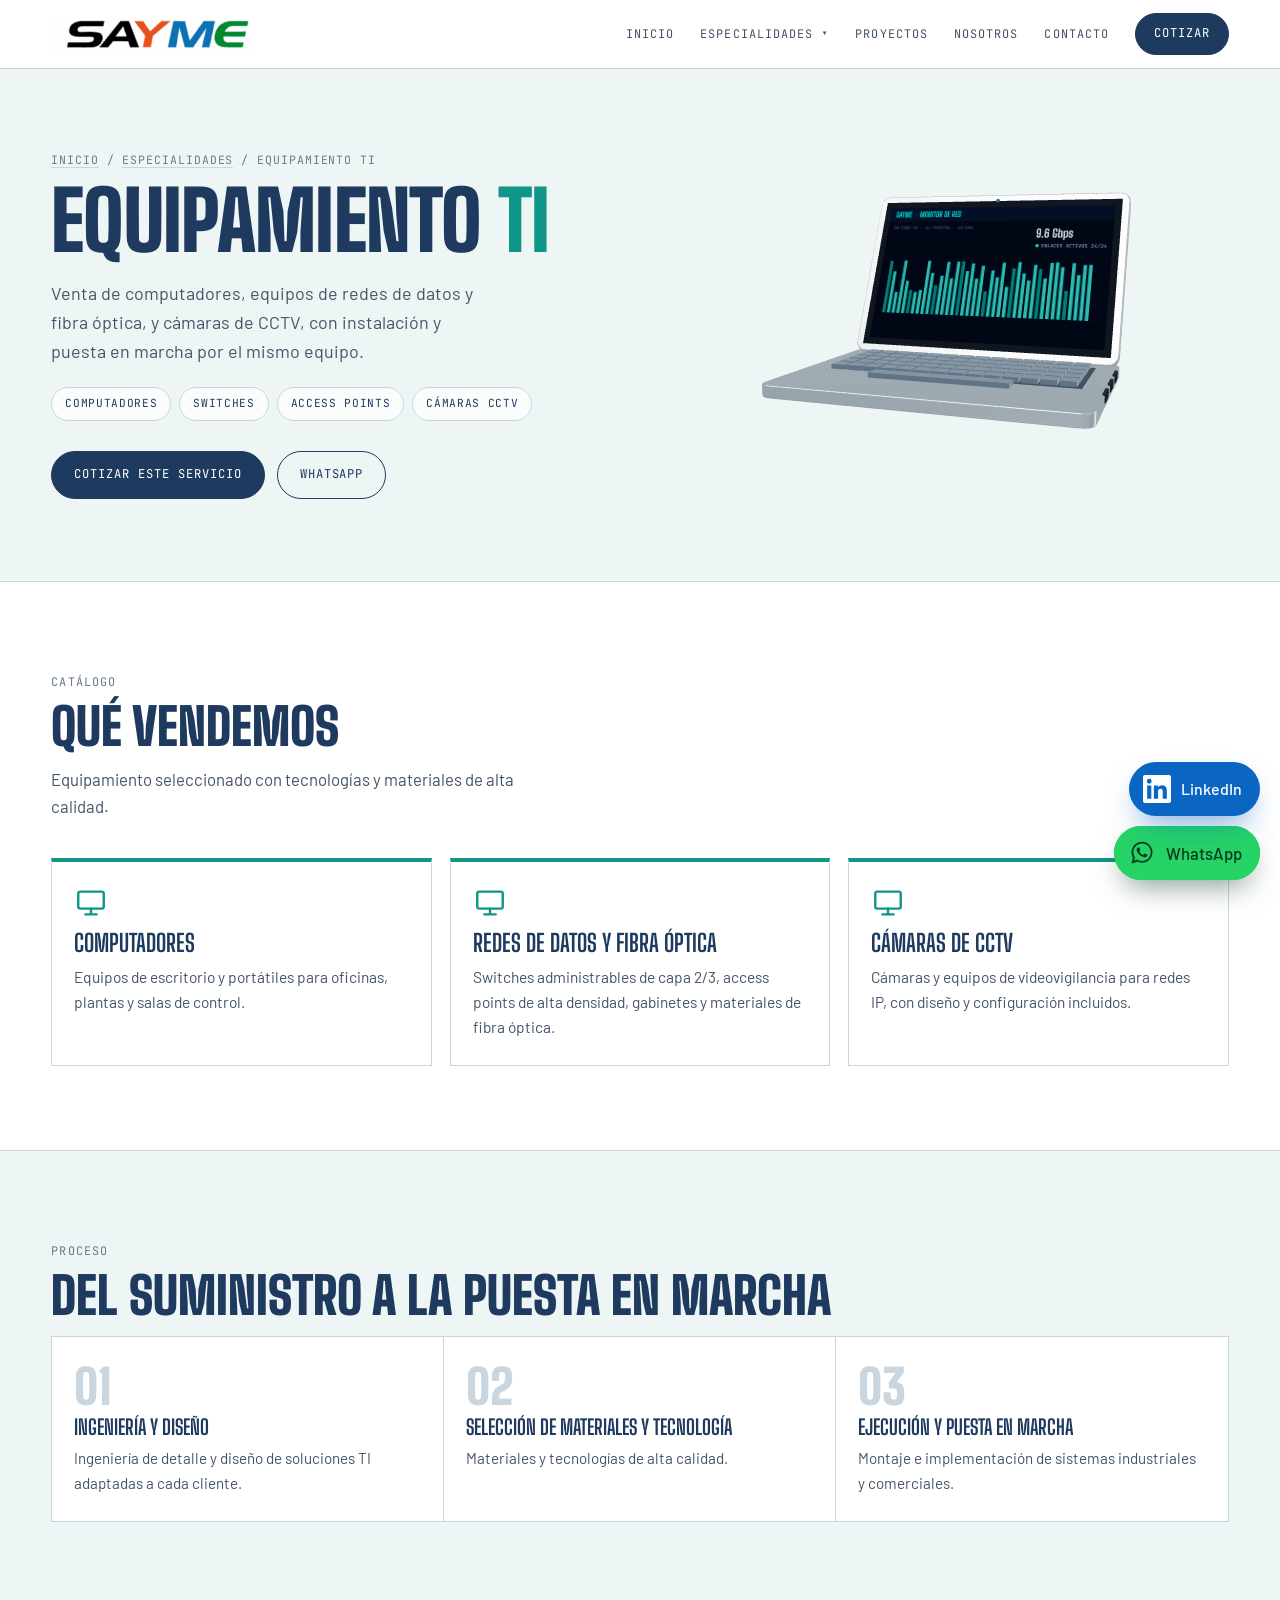
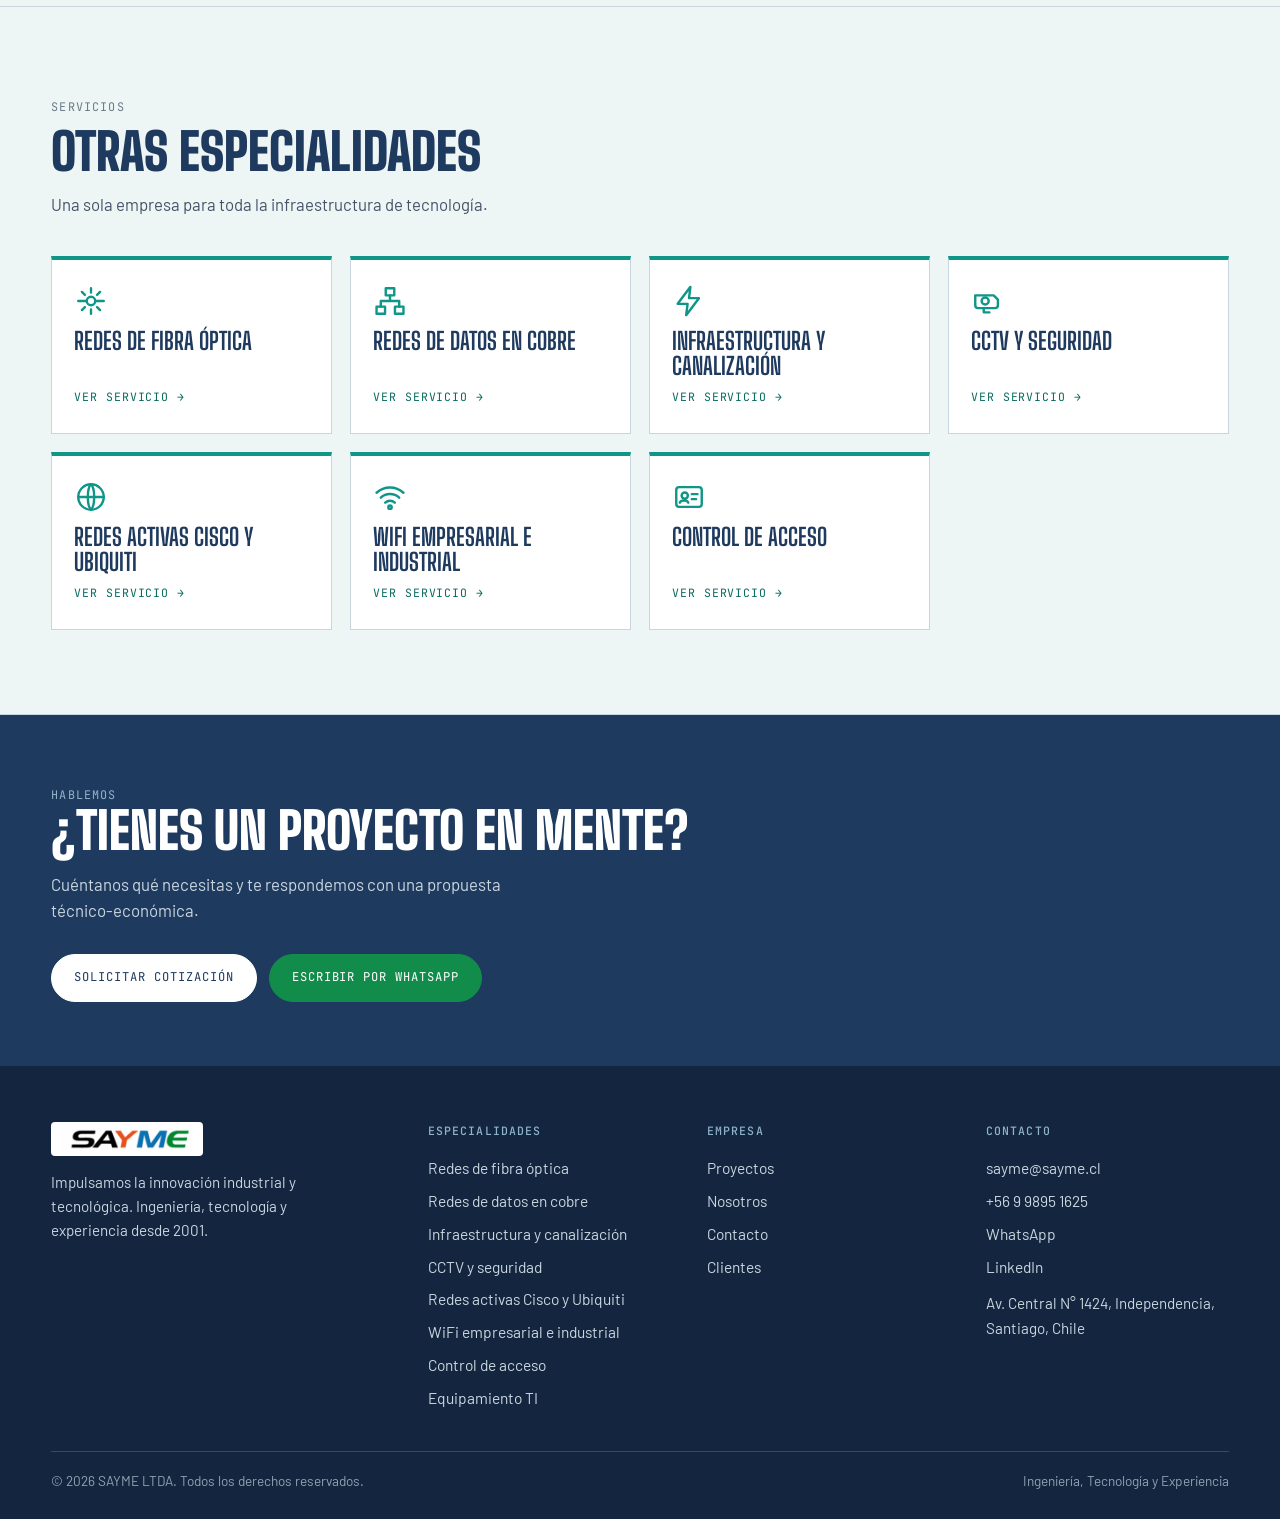
<file: equipamiento-ti.html>
<!DOCTYPE html>
<html lang="es">
<head>
<meta charset="utf-8">
<meta name="viewport" content="width=device-width, initial-scale=1">
<title>Equipamiento TI | SAYME</title>
<meta name="description" content="Venta de equipamiento TI: computadores, equipos de redes de datos y fibra óptica y cámaras de CCTV, con instalación y puesta en marcha.">
<meta property="og:title" content="Equipamiento TI | SAYME">
<meta property="og:description" content="Venta de equipamiento TI: computadores, equipos de redes de datos y fibra óptica y cámaras de CCTV, con instalación y puesta en marcha.">
<meta property="og:type" content="website">
<meta name="theme-color" content="#1f3a5f">
<link rel="icon" href="assets/img/favicon.svg" type="image/svg+xml">
<link rel="preconnect" href="https://fonts.googleapis.com">
<link rel="preconnect" href="https://fonts.gstatic.com" crossorigin>
<link href="https://fonts.googleapis.com/css2?family=Big+Shoulders+Display:wght@700;900&family=Barlow:wght@400;500&family=JetBrains+Mono:wght@400;500&display=swap" rel="stylesheet">
<link rel="stylesheet" href="assets/css/styles.css">
</head>
<body>
<a class="skip" href="#main">Saltar al contenido</a>
<header class="hdr"><div class="wrap">
  <a class="logo" href="index.html" aria-label="SAYME, inicio"><img src="assets/img/logo-sayme.png" alt="SAYME" width="204" height="34"></a>
  <button class="burger" id="navToggle" aria-label="Abrir menú" aria-expanded="false" aria-controls="nav"><i></i><i></i><i></i></button>
  <nav class="nav" id="nav" aria-label="Principal">
    <a class="l" href="index.html">Inicio</a>
    <div class="dd"><button type="button" aria-haspopup="true">Especialidades &#9662;</button><div class="menu"><a href="fibra-optica.html"><svg class="ic" viewBox="0 0 24 24" fill="none" stroke="currentColor" stroke-width="1.7" stroke-linecap="round" stroke-linejoin="round" aria-hidden="true"><circle cx="12" cy="12" r="3"/><path d="M3 12h6M15 12h6M12 3v3M12 18v3M5.6 5.6l2.1 2.1M16.3 16.3l2.1 2.1M18.4 5.6l-2.1 2.1M7.7 16.3l-2.1 2.1"/></svg>Redes de fibra óptica</a><a href="redes-de-datos.html"><svg class="ic" viewBox="0 0 24 24" fill="none" stroke="currentColor" stroke-width="1.7" stroke-linecap="round" stroke-linejoin="round" aria-hidden="true"><rect x="9" y="3" width="6" height="5"/><rect x="2.5" y="16" width="6" height="5"/><rect x="15.5" y="16" width="6" height="5"/><path d="M12 8v4M5.5 16v-4h13v4"/></svg>Redes de datos en cobre</a><a href="infraestructura-canalizacion.html"><svg class="ic" viewBox="0 0 24 24" fill="none" stroke="currentColor" stroke-width="1.7" stroke-linecap="round" stroke-linejoin="round" aria-hidden="true"><path d="M13 2 4 14h7l-1 8 9-12h-7z"/></svg>Infraestructura y canalización</a><a href="cctv-seguridad.html"><svg class="ic" viewBox="0 0 24 24" fill="none" stroke="currentColor" stroke-width="1.7" stroke-linecap="round" stroke-linejoin="round" aria-hidden="true"><path d="M3 8h13l3 3v4a2 2 0 0 1-2 2H5a2 2 0 0 1-2-2z"/><circle cx="10" cy="12" r="2.5"/><path d="M9 17v3h4"/></svg>CCTV y seguridad</a><a href="redes-cisco.html"><svg class="ic" viewBox="0 0 24 24" fill="none" stroke="currentColor" stroke-width="1.7" stroke-linecap="round" stroke-linejoin="round" aria-hidden="true"><circle cx="12" cy="12" r="9"/><path d="M3 12h18M12 3c3 3 3 15 0 18M12 3c-3 3-3 15 0 18"/></svg>Redes activas Cisco y Ubiquiti</a><a href="wifi.html"><svg class="ic" viewBox="0 0 24 24" fill="none" stroke="currentColor" stroke-width="1.7" stroke-linecap="round" stroke-linejoin="round" aria-hidden="true"><path d="M2.5 9a14 14 0 0 1 19 0M5.5 12.5a9.5 9.5 0 0 1 13 0M8.6 16a5 5 0 0 1 6.8 0"/><circle cx="12" cy="19.2" r="1.2"/></svg>WiFi empresarial e industrial</a><a href="control-de-acceso.html"><svg class="ic" viewBox="0 0 24 24" fill="none" stroke="currentColor" stroke-width="1.7" stroke-linecap="round" stroke-linejoin="round" aria-hidden="true"><rect x="3" y="5" width="18" height="14" rx="2"/><circle cx="9" cy="11" r="2.2"/><path d="M5.5 16c.7-2 5.3-2 6 0M14 10h4M14 13.5h3"/></svg>Control de acceso</a><a href="equipamiento-ti.html"><svg class="ic" viewBox="0 0 24 24" fill="none" stroke="currentColor" stroke-width="1.7" stroke-linecap="round" stroke-linejoin="round" aria-hidden="true"><rect x="3" y="4" width="18" height="12" rx="1.5"/><path d="M8 20h8M12 16v4"/></svg>Equipamiento TI</a></div></div>
    <a class="l" href="proyectos.html">Proyectos</a>
    <a class="l" href="nosotros.html">Nosotros</a>
    <a class="l" href="contacto.html">Contacto</a>
    <a class="btn sm" href="contacto.html">Cotizar</a>
  </nav>
</div></header>
<main id="main">
<section class="phero"><div class="wrap">
  <div>
    <p class="crumbs"><a href="index.html">Inicio</a> / <a href="index.html#especialidades">Especialidades</a> / Equipamiento TI</p>
    <h1>Equipamiento <span>TI</span></h1>
    <p class="lead">Venta de computadores, equipos de redes de datos y fibra óptica, y cámaras de CCTV, con instalación y puesta en marcha por el mismo equipo.</p>
    <div class="chips" style="margin-top:22px"><span class="chip">Computadores</span><span class="chip">Switches</span><span class="chip">Access points</span><span class="chip">Cámaras CCTV</span></div>
    <div class="cta"><a class="btn" href="contacto.html?servicio=Equipamiento%20TI">Cotizar este servicio</a><a class="btn ghost" data-wa="Hola SAYME, quisiera cotizar equipamiento TI." href="#">WhatsApp</a></div>
  </div>
  <div class="art"><canvas data-scene="equipo" aria-label="Laptop en 3D con monitor de red."></canvas></div>
</div></section>
<section class="sec"><div class="wrap">
  <span class="mono">Catálogo</span><h2>Qué vendemos</h2><p class="sub">Equipamiento seleccionado con tecnologías y materiales de alta calidad.</p>
  <div class="grid g3"><article class="card"><svg class="ic" viewBox="0 0 24 24" fill="none" stroke="currentColor" stroke-width="1.7" stroke-linecap="round" stroke-linejoin="round" aria-hidden="true"><rect x="3" y="4" width="18" height="12" rx="1.5"/><path d="M8 20h8M12 16v4"/></svg><h3>Computadores</h3><p>Equipos de escritorio y portátiles para oficinas, plantas y salas de control.</p></article><article class="card"><svg class="ic" viewBox="0 0 24 24" fill="none" stroke="currentColor" stroke-width="1.7" stroke-linecap="round" stroke-linejoin="round" aria-hidden="true"><rect x="3" y="4" width="18" height="12" rx="1.5"/><path d="M8 20h8M12 16v4"/></svg><h3>Redes de datos y fibra óptica</h3><p>Switches administrables de capa 2/3, access points de alta densidad, gabinetes y materiales de fibra óptica.</p></article><article class="card"><svg class="ic" viewBox="0 0 24 24" fill="none" stroke="currentColor" stroke-width="1.7" stroke-linecap="round" stroke-linejoin="round" aria-hidden="true"><rect x="3" y="4" width="18" height="12" rx="1.5"/><path d="M8 20h8M12 16v4"/></svg><h3>Cámaras de CCTV</h3><p>Cámaras y equipos de videovigilancia para redes IP, con diseño y configuración incluidos.</p></article></div>
</div></section>
<section class="sec alt"><div class="wrap">
  <span class="mono">Proceso</span><h2>Del suministro a la puesta en marcha</h2>
  <div class="steps" style="--n:3"><div class="step"><div class="n">01</div><h3>Ingeniería y diseño</h3><p>Ingeniería de detalle y diseño de soluciones TI adaptadas a cada cliente.</p></div><div class="step"><div class="n">02</div><h3>Selección de materiales y tecnología</h3><p>Materiales y tecnologías de alta calidad.</p></div><div class="step"><div class="n">03</div><h3>Ejecución y puesta en marcha</h3><p>Montaje e implementación de sistemas industriales y comerciales.</p></div></div>
</div></section>
<section class="sec alt"><div class="wrap">
  <span class="mono">Servicios</span><h2>Otras especialidades</h2><p class="sub">Una sola empresa para toda la infraestructura de tecnología.</p>
  <div class="grid g4"><a class="card" href="fibra-optica.html"><svg class="ic" viewBox="0 0 24 24" fill="none" stroke="currentColor" stroke-width="1.7" stroke-linecap="round" stroke-linejoin="round" aria-hidden="true"><circle cx="12" cy="12" r="3"/><path d="M3 12h6M15 12h6M12 3v3M12 18v3M5.6 5.6l2.1 2.1M16.3 16.3l2.1 2.1M18.4 5.6l-2.1 2.1M7.7 16.3l-2.1 2.1"/></svg><h3>Redes de fibra óptica</h3><span class="more">Ver servicio &rarr;</span></a><a class="card" href="redes-de-datos.html"><svg class="ic" viewBox="0 0 24 24" fill="none" stroke="currentColor" stroke-width="1.7" stroke-linecap="round" stroke-linejoin="round" aria-hidden="true"><rect x="9" y="3" width="6" height="5"/><rect x="2.5" y="16" width="6" height="5"/><rect x="15.5" y="16" width="6" height="5"/><path d="M12 8v4M5.5 16v-4h13v4"/></svg><h3>Redes de datos en cobre</h3><span class="more">Ver servicio &rarr;</span></a><a class="card" href="infraestructura-canalizacion.html"><svg class="ic" viewBox="0 0 24 24" fill="none" stroke="currentColor" stroke-width="1.7" stroke-linecap="round" stroke-linejoin="round" aria-hidden="true"><path d="M13 2 4 14h7l-1 8 9-12h-7z"/></svg><h3>Infraestructura y canalización</h3><span class="more">Ver servicio &rarr;</span></a><a class="card" href="cctv-seguridad.html"><svg class="ic" viewBox="0 0 24 24" fill="none" stroke="currentColor" stroke-width="1.7" stroke-linecap="round" stroke-linejoin="round" aria-hidden="true"><path d="M3 8h13l3 3v4a2 2 0 0 1-2 2H5a2 2 0 0 1-2-2z"/><circle cx="10" cy="12" r="2.5"/><path d="M9 17v3h4"/></svg><h3>CCTV y seguridad</h3><span class="more">Ver servicio &rarr;</span></a><a class="card" href="redes-cisco.html"><svg class="ic" viewBox="0 0 24 24" fill="none" stroke="currentColor" stroke-width="1.7" stroke-linecap="round" stroke-linejoin="round" aria-hidden="true"><circle cx="12" cy="12" r="9"/><path d="M3 12h18M12 3c3 3 3 15 0 18M12 3c-3 3-3 15 0 18"/></svg><h3>Redes activas Cisco y Ubiquiti</h3><span class="more">Ver servicio &rarr;</span></a><a class="card" href="wifi.html"><svg class="ic" viewBox="0 0 24 24" fill="none" stroke="currentColor" stroke-width="1.7" stroke-linecap="round" stroke-linejoin="round" aria-hidden="true"><path d="M2.5 9a14 14 0 0 1 19 0M5.5 12.5a9.5 9.5 0 0 1 13 0M8.6 16a5 5 0 0 1 6.8 0"/><circle cx="12" cy="19.2" r="1.2"/></svg><h3>WiFi empresarial e industrial</h3><span class="more">Ver servicio &rarr;</span></a><a class="card" href="control-de-acceso.html"><svg class="ic" viewBox="0 0 24 24" fill="none" stroke="currentColor" stroke-width="1.7" stroke-linecap="round" stroke-linejoin="round" aria-hidden="true"><rect x="3" y="5" width="18" height="14" rx="2"/><circle cx="9" cy="11" r="2.2"/><path d="M5.5 16c.7-2 5.3-2 6 0M14 10h4M14 13.5h3"/></svg><h3>Control de acceso</h3><span class="more">Ver servicio &rarr;</span></a></div>
</div></section>
</main>
<section class="cta-band"><div class="wrap">
  <span class="mono" style="color:#8fb3c9">Hablemos</span><h2>¿Tienes un proyecto en mente?</h2><p>Cuéntanos qué necesitas y te respondemos con una propuesta técnico-económica.</p>
  <div class="cta"><a class="btn" href="contacto.html">Solicitar cotización</a><a class="btn wa" data-wa="Hola SAYME, quisiera cotizar equipamiento TI." href="#">Escribir por WhatsApp</a></div>
</div></section>
<footer class="ftr"><div class="wrap">
  <div class="cols">
    <div><img src="assets/img/logo-sayme.png" alt="SAYME" width="204" height="34"><p>Impulsamos la innovación industrial y tecnológica. Ingeniería, tecnología y experiencia desde 2001.</p></div>
    <div><h4>Especialidades</h4><a href="fibra-optica.html">Redes de fibra óptica</a><a href="redes-de-datos.html">Redes de datos en cobre</a><a href="infraestructura-canalizacion.html">Infraestructura y canalización</a><a href="cctv-seguridad.html">CCTV y seguridad</a><a href="redes-cisco.html">Redes activas Cisco y Ubiquiti</a><a href="wifi.html">WiFi empresarial e industrial</a><a href="control-de-acceso.html">Control de acceso</a><a href="equipamiento-ti.html">Equipamiento TI</a></div>
    <div><h4>Empresa</h4><a href="proyectos.html">Proyectos</a><a href="nosotros.html">Nosotros</a><a href="contacto.html">Contacto</a><a href="index.html#clientes">Clientes</a></div>
    <div><h4>Contacto</h4><a href="mailto:sayme@sayme.cl">sayme@sayme.cl</a><a href="tel:+56998951625">+56 9 9895 1625</a><a data-wa="1" href="#">WhatsApp</a><a data-linkedin href="https://www.linkedin.com/company/sayme-ltda/">LinkedIn</a><p style="margin-top:8px">Av. Central N° 1424, Independencia, Santiago, Chile</p></div>
  </div>
  <div class="fine"><span>&copy; 2026 SAYME LTDA. Todos los derechos reservados.</span><span>Ingeniería, Tecnología y Experiencia</span></div>
</div></footer>
<a class="wa-fab" data-wa="1" href="#" aria-label="Escribir por WhatsApp"><svg viewBox="0 0 32 32" aria-hidden="true"><path fill="#073b1f" d="M16.04 3C9.4 3 4 8.4 4 15.04c0 2.12.55 4.18 1.6 6L4 28l7.1-1.86a12 12 0 0 0 4.94 1.06h.01C22.7 27.2 28 21.8 28 15.16 28 8.5 22.7 3 16.04 3zm0 22.1a9.9 9.9 0 0 1-5.04-1.38l-.36-.21-3.76.98 1-3.66-.24-.38a9.9 9.9 0 0 1-1.52-5.3c0-5.5 4.48-9.96 9.98-9.96 5.5 0 9.96 4.46 9.96 9.96 0 5.5-4.46 9.95-9.96 9.95zm5.46-7.45c-.3-.15-1.77-.87-2.04-.97-.28-.1-.48-.15-.68.15-.2.3-.78.97-.95 1.17-.18.2-.35.22-.65.07-.3-.15-1.26-.46-2.4-1.48-.9-.8-1.5-1.77-1.67-2.07-.18-.3-.02-.46.13-.6.13-.13.3-.35.45-.52.15-.18.2-.3.3-.5.1-.2.05-.38-.02-.53-.08-.15-.68-1.64-.93-2.25-.25-.58-.5-.5-.68-.5h-.58c-.2 0-.53.08-.8.38-.28.3-1.05 1.03-1.05 2.5s1.08 2.9 1.23 3.1c.15.2 2.12 3.24 5.14 4.54.72.3 1.28.5 1.72.64.72.23 1.38.2 1.9.12.58-.09 1.77-.72 2.02-1.42.25-.7.25-1.3.18-1.42-.08-.13-.28-.2-.58-.35z"/></svg><span>WhatsApp</span></a>
<script src="assets/js/config.js"></script>
<script src="assets/vendor/three.min.js"></script>
<script src="assets/js/three-common.js"></script>
<script src="assets/js/scene-equipo.js"></script>
<script src="assets/js/site.js"></script>
<script src="assets/js/linkedin.js"></script>
</body>
</html>
</file>
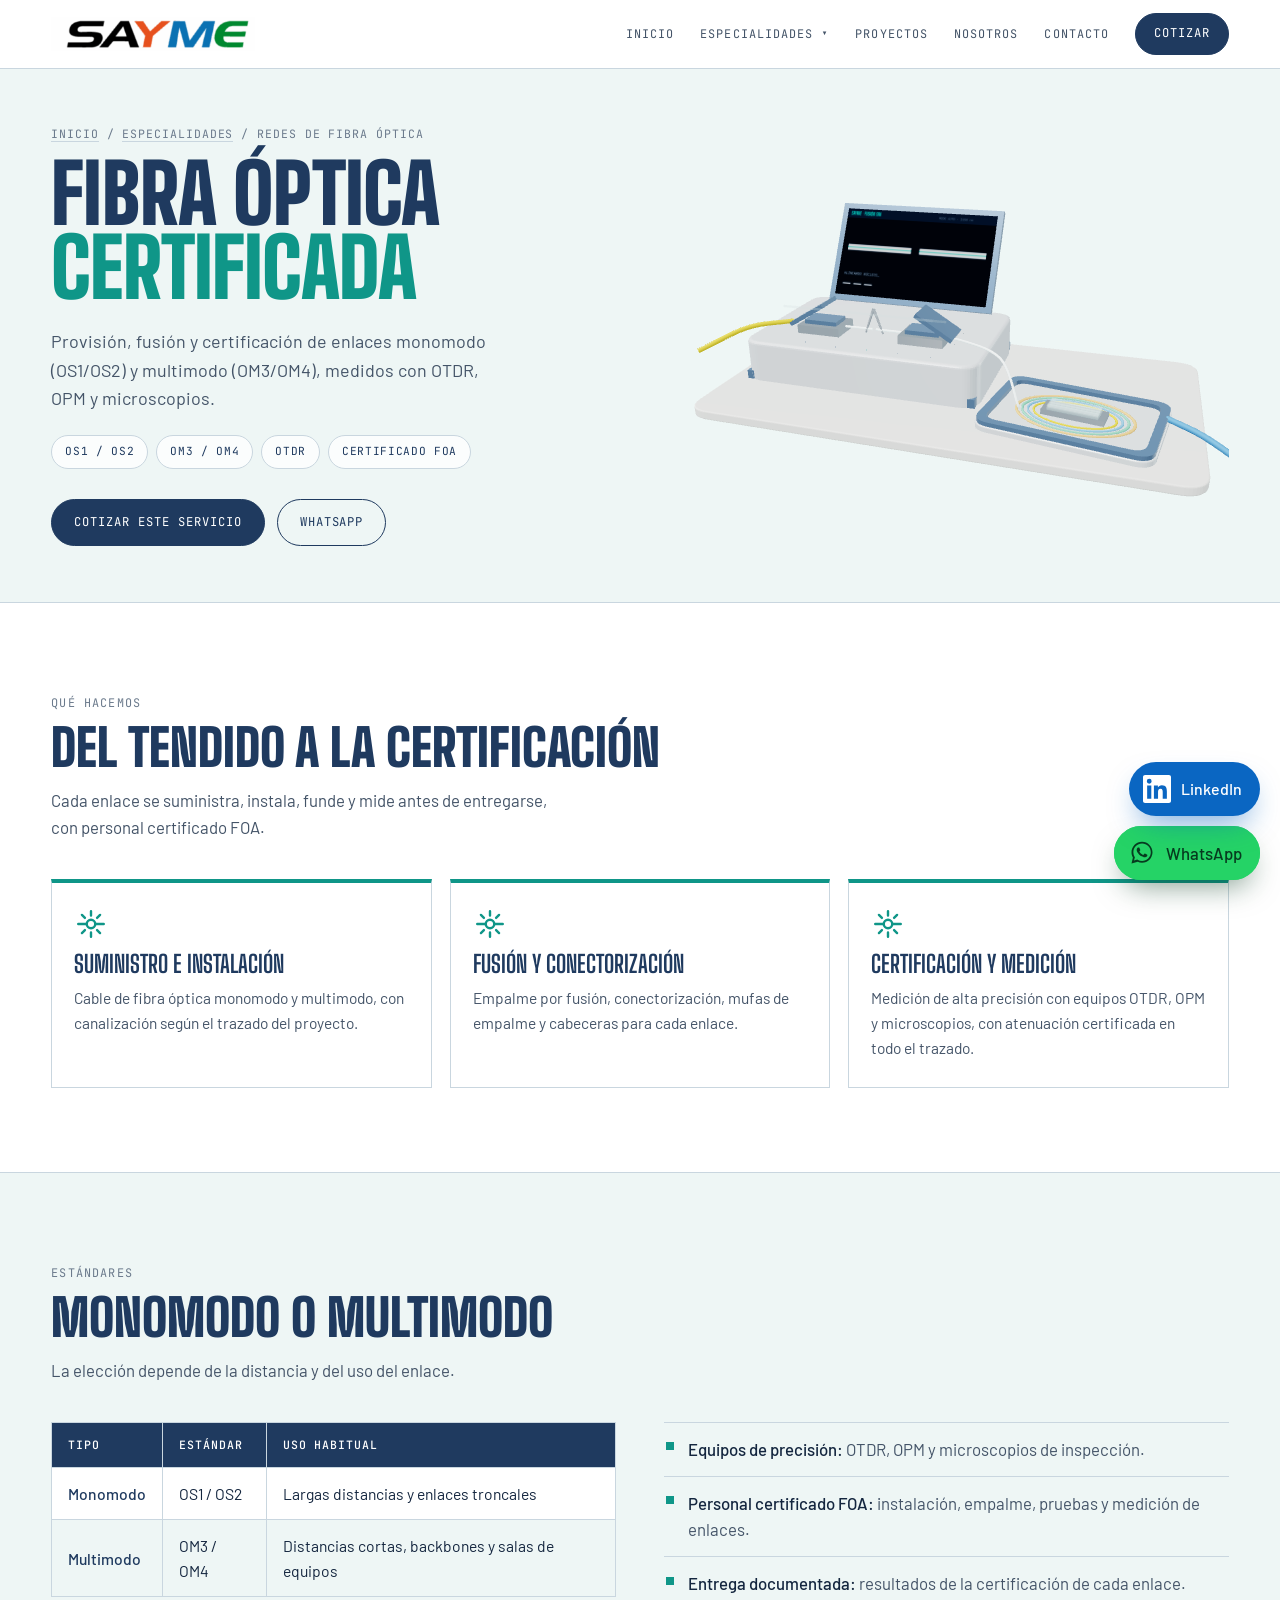
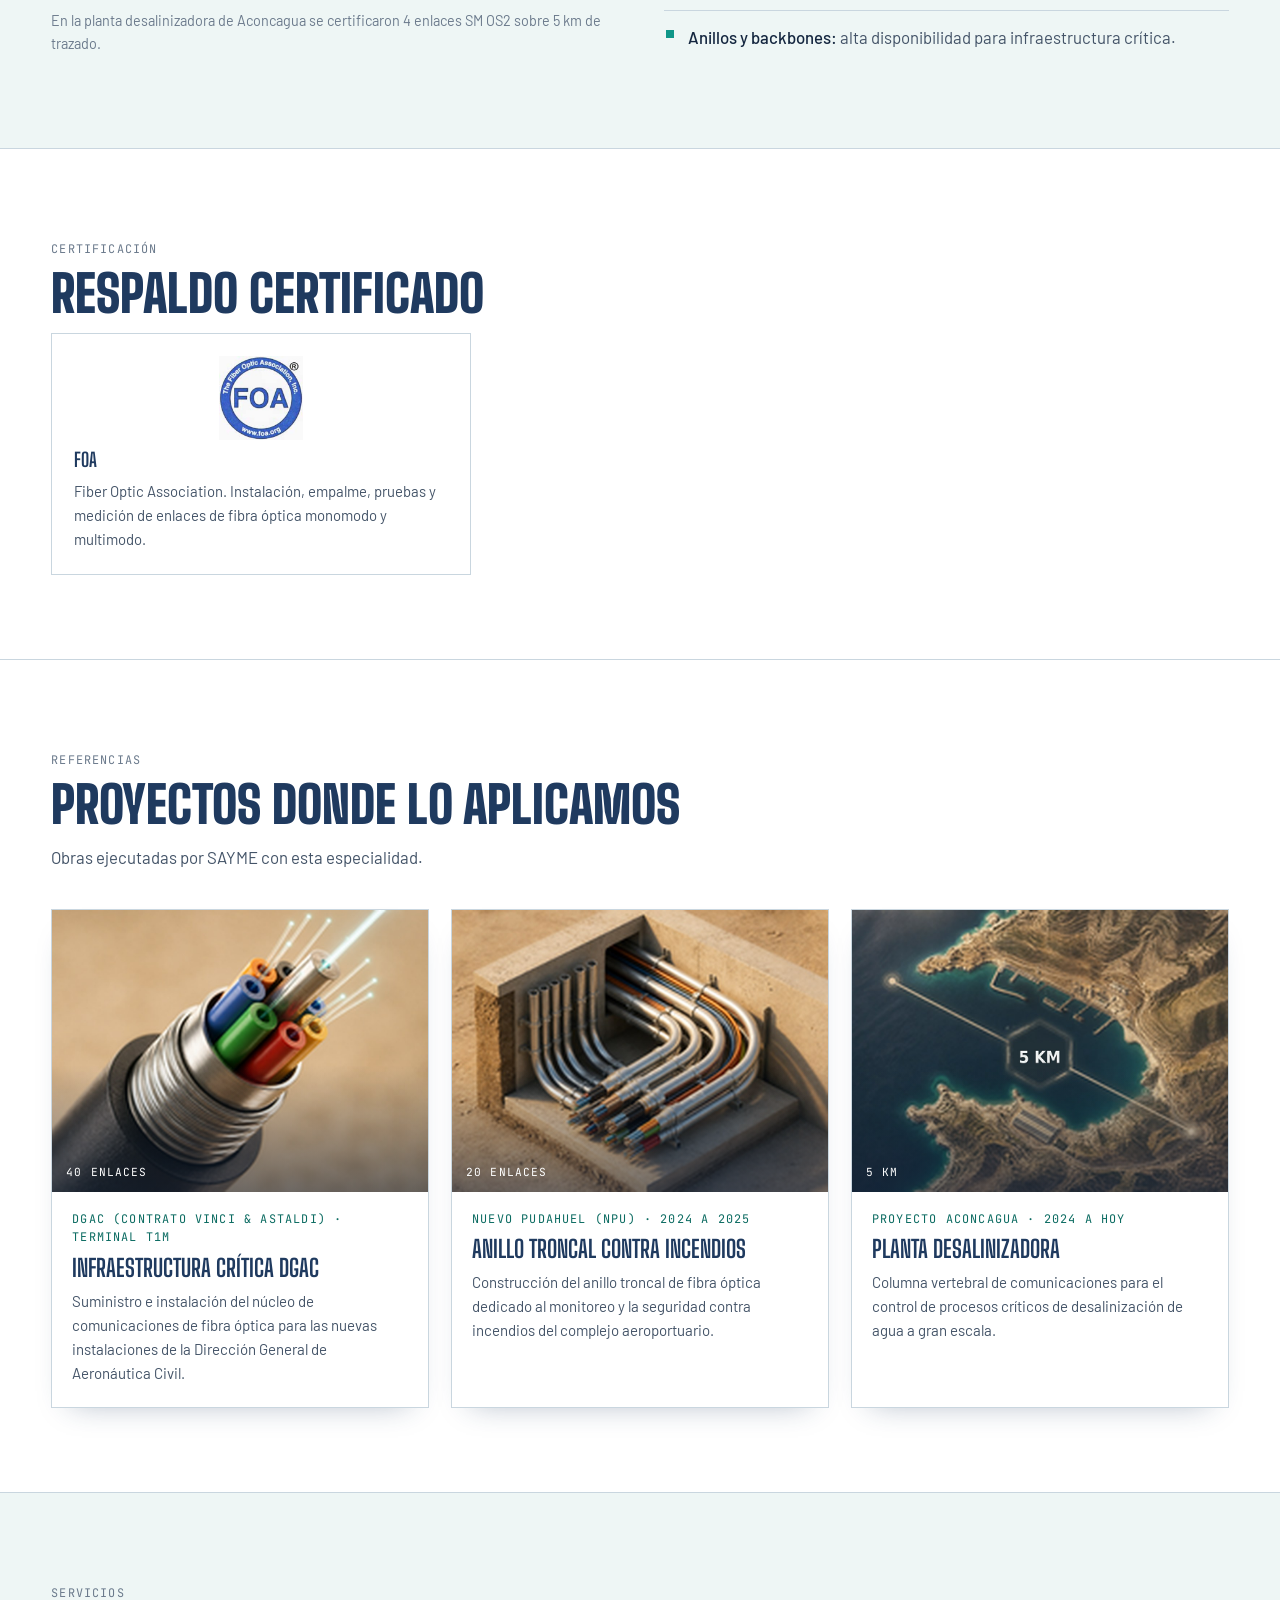
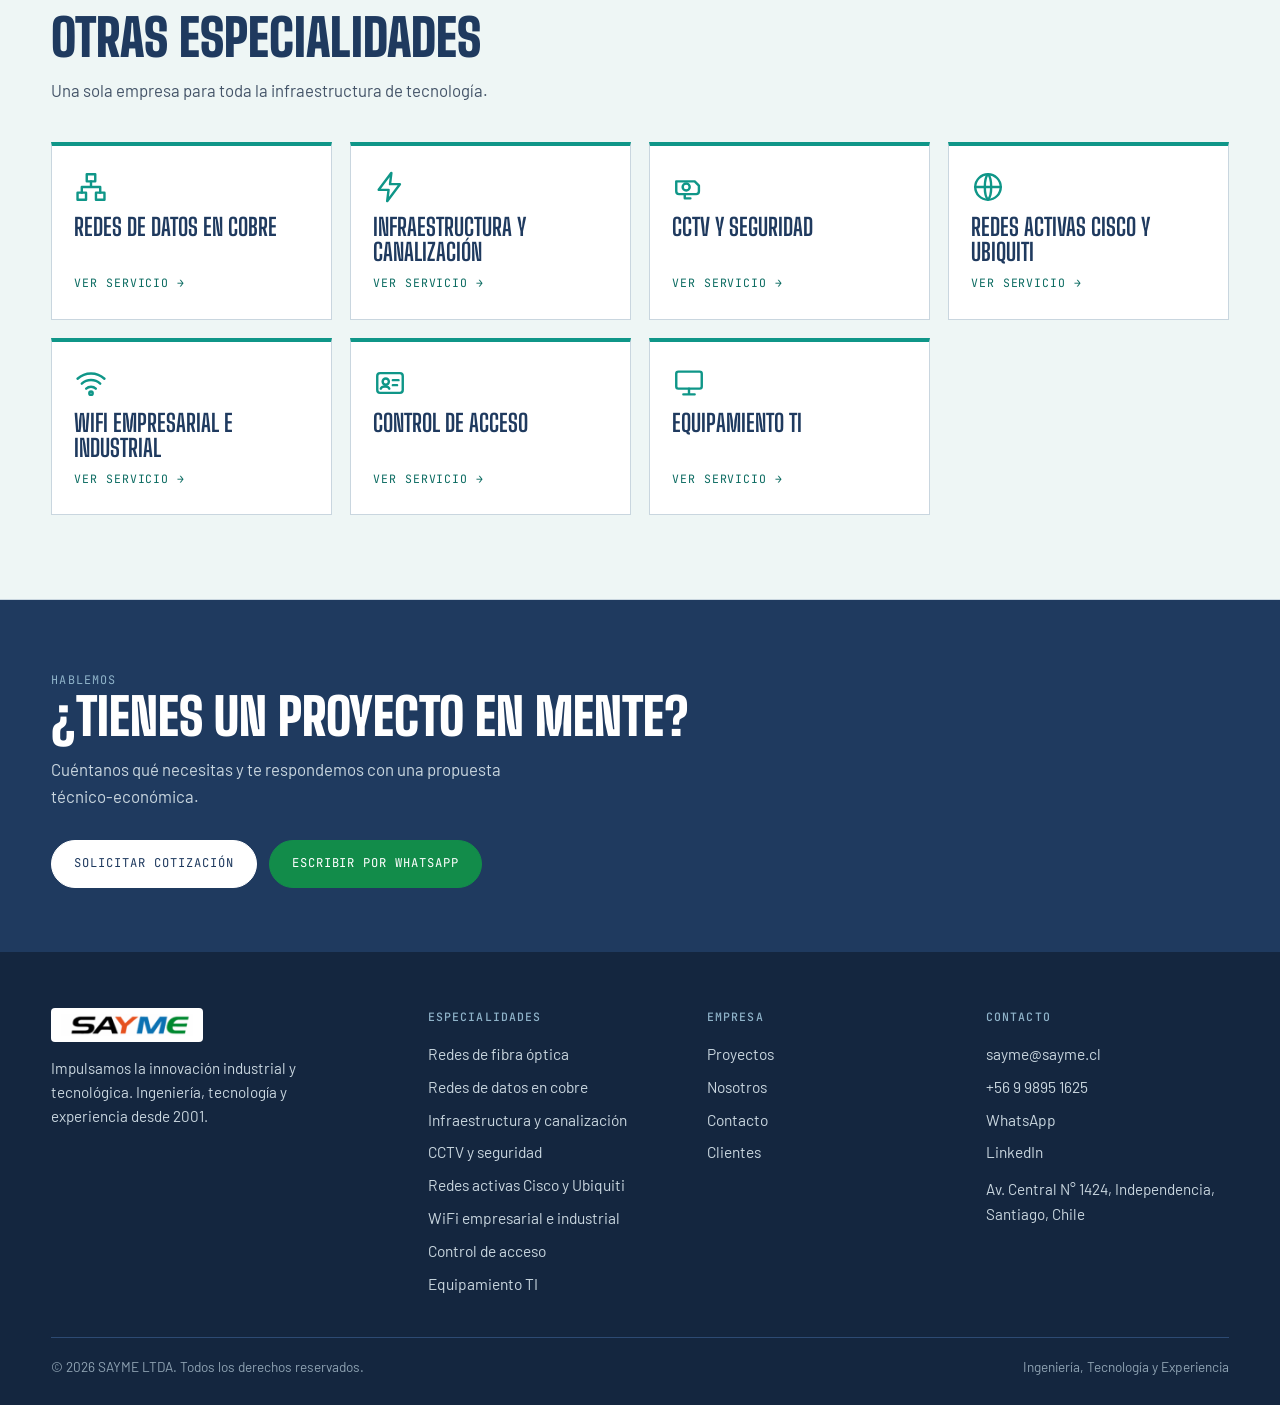
<file: fibra-optica.html>
<!DOCTYPE html>
<html lang="es">
<head>
<meta charset="utf-8">
<meta name="viewport" content="width=device-width, initial-scale=1">
<title>Redes de fibra óptica | SAYME</title>
<meta name="description" content="Suministro, instalación, fusión y certificación de fibra óptica monomodo OS1/OS2 y multimodo OM3/OM4 con OTDR, OPM y personal certificado FOA.">
<meta property="og:title" content="Redes de fibra óptica | SAYME">
<meta property="og:description" content="Suministro, instalación, fusión y certificación de fibra óptica monomodo OS1/OS2 y multimodo OM3/OM4 con OTDR, OPM y personal certificado FOA.">
<meta property="og:type" content="website">
<meta name="theme-color" content="#1f3a5f">
<link rel="icon" href="assets/img/favicon.svg" type="image/svg+xml">
<link rel="preconnect" href="https://fonts.googleapis.com">
<link rel="preconnect" href="https://fonts.gstatic.com" crossorigin>
<link href="https://fonts.googleapis.com/css2?family=Big+Shoulders+Display:wght@700;900&family=Barlow:wght@400;500&family=JetBrains+Mono:wght@400;500&display=swap" rel="stylesheet">
<link rel="stylesheet" href="assets/css/styles.css">
</head>
<body>
<a class="skip" href="#main">Saltar al contenido</a>
<header class="hdr"><div class="wrap">
  <a class="logo" href="index.html" aria-label="SAYME, inicio"><img src="assets/img/logo-sayme.png" alt="SAYME" width="204" height="34"></a>
  <button class="burger" id="navToggle" aria-label="Abrir menú" aria-expanded="false" aria-controls="nav"><i></i><i></i><i></i></button>
  <nav class="nav" id="nav" aria-label="Principal">
    <a class="l" href="index.html">Inicio</a>
    <div class="dd"><button type="button" aria-haspopup="true">Especialidades &#9662;</button><div class="menu"><a href="fibra-optica.html"><svg class="ic" viewBox="0 0 24 24" fill="none" stroke="currentColor" stroke-width="1.7" stroke-linecap="round" stroke-linejoin="round" aria-hidden="true"><circle cx="12" cy="12" r="3"/><path d="M3 12h6M15 12h6M12 3v3M12 18v3M5.6 5.6l2.1 2.1M16.3 16.3l2.1 2.1M18.4 5.6l-2.1 2.1M7.7 16.3l-2.1 2.1"/></svg>Redes de fibra óptica</a><a href="redes-de-datos.html"><svg class="ic" viewBox="0 0 24 24" fill="none" stroke="currentColor" stroke-width="1.7" stroke-linecap="round" stroke-linejoin="round" aria-hidden="true"><rect x="9" y="3" width="6" height="5"/><rect x="2.5" y="16" width="6" height="5"/><rect x="15.5" y="16" width="6" height="5"/><path d="M12 8v4M5.5 16v-4h13v4"/></svg>Redes de datos en cobre</a><a href="infraestructura-canalizacion.html"><svg class="ic" viewBox="0 0 24 24" fill="none" stroke="currentColor" stroke-width="1.7" stroke-linecap="round" stroke-linejoin="round" aria-hidden="true"><path d="M13 2 4 14h7l-1 8 9-12h-7z"/></svg>Infraestructura y canalización</a><a href="cctv-seguridad.html"><svg class="ic" viewBox="0 0 24 24" fill="none" stroke="currentColor" stroke-width="1.7" stroke-linecap="round" stroke-linejoin="round" aria-hidden="true"><path d="M3 8h13l3 3v4a2 2 0 0 1-2 2H5a2 2 0 0 1-2-2z"/><circle cx="10" cy="12" r="2.5"/><path d="M9 17v3h4"/></svg>CCTV y seguridad</a><a href="redes-cisco.html"><svg class="ic" viewBox="0 0 24 24" fill="none" stroke="currentColor" stroke-width="1.7" stroke-linecap="round" stroke-linejoin="round" aria-hidden="true"><circle cx="12" cy="12" r="9"/><path d="M3 12h18M12 3c3 3 3 15 0 18M12 3c-3 3-3 15 0 18"/></svg>Redes activas Cisco y Ubiquiti</a><a href="wifi.html"><svg class="ic" viewBox="0 0 24 24" fill="none" stroke="currentColor" stroke-width="1.7" stroke-linecap="round" stroke-linejoin="round" aria-hidden="true"><path d="M2.5 9a14 14 0 0 1 19 0M5.5 12.5a9.5 9.5 0 0 1 13 0M8.6 16a5 5 0 0 1 6.8 0"/><circle cx="12" cy="19.2" r="1.2"/></svg>WiFi empresarial e industrial</a><a href="control-de-acceso.html"><svg class="ic" viewBox="0 0 24 24" fill="none" stroke="currentColor" stroke-width="1.7" stroke-linecap="round" stroke-linejoin="round" aria-hidden="true"><rect x="3" y="5" width="18" height="14" rx="2"/><circle cx="9" cy="11" r="2.2"/><path d="M5.5 16c.7-2 5.3-2 6 0M14 10h4M14 13.5h3"/></svg>Control de acceso</a><a href="equipamiento-ti.html"><svg class="ic" viewBox="0 0 24 24" fill="none" stroke="currentColor" stroke-width="1.7" stroke-linecap="round" stroke-linejoin="round" aria-hidden="true"><rect x="3" y="4" width="18" height="12" rx="1.5"/><path d="M8 20h8M12 16v4"/></svg>Equipamiento TI</a></div></div>
    <a class="l" href="proyectos.html">Proyectos</a>
    <a class="l" href="nosotros.html">Nosotros</a>
    <a class="l" href="contacto.html">Contacto</a>
    <a class="btn sm" href="contacto.html">Cotizar</a>
  </nav>
</div></header>
<main id="main">
<section class="phero"><div class="wrap">
  <div>
    <p class="crumbs"><a href="index.html">Inicio</a> / <a href="index.html#especialidades">Especialidades</a> / Redes de fibra óptica</p>
    <h1>Fibra óptica <span>certificada</span></h1>
    <p class="lead">Provisión, fusión y certificación de enlaces monomodo (OS1/OS2) y multimodo (OM3/OM4), medidos con OTDR, OPM y microscopios.</p>
    <div class="chips" style="margin-top:22px"><span class="chip">OS1 / OS2</span><span class="chip">OM3 / OM4</span><span class="chip">OTDR</span><span class="chip">Certificado FOA</span></div>
    <div class="cta"><a class="btn" href="contacto.html?servicio=Redes%20de%20fibra%20óptica">Cotizar este servicio</a><a class="btn ghost" data-wa="Hola SAYME, quisiera cotizar una red de fibra óptica." href="#">WhatsApp</a></div>
  </div>
  <div class="art"><canvas data-scene="fusion" aria-label="Fusionadora de fibra óptica en 3D con bandeja de empalmes: la pantalla muestra el destello de la fusión."></canvas></div>
</div></section>
<section class="sec"><div class="wrap">
  <span class="mono">Qué hacemos</span><h2>Del tendido a la certificación</h2><p class="sub">Cada enlace se suministra, instala, funde y mide antes de entregarse, con personal certificado FOA.</p>
  <div class="grid g3"><article class="card"><svg class="ic" viewBox="0 0 24 24" fill="none" stroke="currentColor" stroke-width="1.7" stroke-linecap="round" stroke-linejoin="round" aria-hidden="true"><circle cx="12" cy="12" r="3"/><path d="M3 12h6M15 12h6M12 3v3M12 18v3M5.6 5.6l2.1 2.1M16.3 16.3l2.1 2.1M18.4 5.6l-2.1 2.1M7.7 16.3l-2.1 2.1"/></svg><h3>Suministro e instalación</h3><p>Cable de fibra óptica monomodo y multimodo, con canalización según el trazado del proyecto.</p></article><article class="card"><svg class="ic" viewBox="0 0 24 24" fill="none" stroke="currentColor" stroke-width="1.7" stroke-linecap="round" stroke-linejoin="round" aria-hidden="true"><circle cx="12" cy="12" r="3"/><path d="M3 12h6M15 12h6M12 3v3M12 18v3M5.6 5.6l2.1 2.1M16.3 16.3l2.1 2.1M18.4 5.6l-2.1 2.1M7.7 16.3l-2.1 2.1"/></svg><h3>Fusión y conectorización</h3><p>Empalme por fusión, conectorización, mufas de empalme y cabeceras para cada enlace.</p></article><article class="card"><svg class="ic" viewBox="0 0 24 24" fill="none" stroke="currentColor" stroke-width="1.7" stroke-linecap="round" stroke-linejoin="round" aria-hidden="true"><circle cx="12" cy="12" r="3"/><path d="M3 12h6M15 12h6M12 3v3M12 18v3M5.6 5.6l2.1 2.1M16.3 16.3l2.1 2.1M18.4 5.6l-2.1 2.1M7.7 16.3l-2.1 2.1"/></svg><h3>Certificación y medición</h3><p>Medición de alta precisión con equipos OTDR, OPM y microscopios, con atenuación certificada en todo el trazado.</p></article></div>
</div></section>
<section class="sec alt"><div class="wrap">
  <span class="mono">Estándares</span><h2>Monomodo o multimodo</h2><p class="sub">La elección depende de la distancia y del uso del enlace.</p>
  <div class="two"><div><table class="spec"><thead><tr><th>Tipo</th><th>Estándar</th><th>Uso habitual</th></tr></thead><tbody>
     <tr><td>Monomodo</td><td>OS1 / OS2</td><td>Largas distancias y enlaces troncales</td></tr>
     <tr><td>Multimodo</td><td>OM3 / OM4</td><td>Distancias cortas, backbones y salas de equipos</td></tr></tbody></table>
     <p class="note">En la planta desalinizadora de Aconcagua se certificaron 4 enlaces SM OS2 sobre 5 km de trazado.</p></div>
     <div><ul class="list"><li><b>Equipos de precisión:</b> OTDR, OPM y microscopios de inspección.</li><li><b>Personal certificado FOA:</b> instalación, empalme, pruebas y medición de enlaces.</li><li><b>Entrega documentada:</b> resultados de la certificación de cada enlace.</li><li><b>Anillos y backbones:</b> alta disponibilidad para infraestructura crítica.</li></ul></div></div>
</div></section>
<section class="sec"><div class="wrap">
  <span class="mono">Certificación</span><h2>Respaldo certificado</h2>
  <div class="certs" style="grid-template-columns:minmax(0,420px)"><div class="cert"><div class="lg"><img src="assets/img/certificaciones/foa.jpg" alt="Fiber Optic Association" loading="lazy"></div><h3>FOA</h3><p>Fiber Optic Association. Instalación, empalme, pruebas y medición de enlaces de fibra óptica monomodo y multimodo.</p></div></div>
</div></section>
<section class="sec"><div class="wrap">
  <span class="mono">Referencias</span><h2>Proyectos donde lo aplicamos</h2><p class="sub">Obras ejecutadas por SAYME con esta especialidad.</p>
  <div class="pgrid"><a class="pc tilt" href="proyectos.html#dgac"><div class="im" style="background-image:url(assets/img/proyectos/dgac-fibra.jpg)" role="img" aria-label="Infraestructura crítica DGAC"><i>40 enlaces</i></div><div class="tx"><span class="mono">DGAC (contrato Vinci &amp; Astaldi) · Terminal T1M</span><h3>Infraestructura crítica DGAC</h3><p>Suministro e instalación del núcleo de comunicaciones de fibra óptica para las nuevas instalaciones de la Dirección General de Aeronáutica Civil.</p></div></a><a class="pc tilt" href="proyectos.html#incendios"><div class="im" style="background-image:url(assets/img/proyectos/anillo-incendios.jpg)" role="img" aria-label="Anillo troncal contra incendios"><i>20 enlaces</i></div><div class="tx"><span class="mono">Nuevo Pudahuel (NPU) · 2024 a 2025</span><h3>Anillo troncal contra incendios</h3><p>Construcción del anillo troncal de fibra óptica dedicado al monitoreo y la seguridad contra incendios del complejo aeroportuario.</p></div></a><a class="pc tilt" href="proyectos.html#aconcagua"><div class="im" style="background-image:url(assets/img/proyectos/aconcagua-5km.jpg)" role="img" aria-label="Planta desalinizadora"><i>5 km</i></div><div class="tx"><span class="mono">Proyecto Aconcagua · 2024 a hoy</span><h3>Planta desalinizadora</h3><p>Columna vertebral de comunicaciones para el control de procesos críticos de desalinización de agua a gran escala.</p></div></a></div>
</div></section>
<section class="sec alt"><div class="wrap">
  <span class="mono">Servicios</span><h2>Otras especialidades</h2><p class="sub">Una sola empresa para toda la infraestructura de tecnología.</p>
  <div class="grid g4"><a class="card" href="redes-de-datos.html"><svg class="ic" viewBox="0 0 24 24" fill="none" stroke="currentColor" stroke-width="1.7" stroke-linecap="round" stroke-linejoin="round" aria-hidden="true"><rect x="9" y="3" width="6" height="5"/><rect x="2.5" y="16" width="6" height="5"/><rect x="15.5" y="16" width="6" height="5"/><path d="M12 8v4M5.5 16v-4h13v4"/></svg><h3>Redes de datos en cobre</h3><span class="more">Ver servicio &rarr;</span></a><a class="card" href="infraestructura-canalizacion.html"><svg class="ic" viewBox="0 0 24 24" fill="none" stroke="currentColor" stroke-width="1.7" stroke-linecap="round" stroke-linejoin="round" aria-hidden="true"><path d="M13 2 4 14h7l-1 8 9-12h-7z"/></svg><h3>Infraestructura y canalización</h3><span class="more">Ver servicio &rarr;</span></a><a class="card" href="cctv-seguridad.html"><svg class="ic" viewBox="0 0 24 24" fill="none" stroke="currentColor" stroke-width="1.7" stroke-linecap="round" stroke-linejoin="round" aria-hidden="true"><path d="M3 8h13l3 3v4a2 2 0 0 1-2 2H5a2 2 0 0 1-2-2z"/><circle cx="10" cy="12" r="2.5"/><path d="M9 17v3h4"/></svg><h3>CCTV y seguridad</h3><span class="more">Ver servicio &rarr;</span></a><a class="card" href="redes-cisco.html"><svg class="ic" viewBox="0 0 24 24" fill="none" stroke="currentColor" stroke-width="1.7" stroke-linecap="round" stroke-linejoin="round" aria-hidden="true"><circle cx="12" cy="12" r="9"/><path d="M3 12h18M12 3c3 3 3 15 0 18M12 3c-3 3-3 15 0 18"/></svg><h3>Redes activas Cisco y Ubiquiti</h3><span class="more">Ver servicio &rarr;</span></a><a class="card" href="wifi.html"><svg class="ic" viewBox="0 0 24 24" fill="none" stroke="currentColor" stroke-width="1.7" stroke-linecap="round" stroke-linejoin="round" aria-hidden="true"><path d="M2.5 9a14 14 0 0 1 19 0M5.5 12.5a9.5 9.5 0 0 1 13 0M8.6 16a5 5 0 0 1 6.8 0"/><circle cx="12" cy="19.2" r="1.2"/></svg><h3>WiFi empresarial e industrial</h3><span class="more">Ver servicio &rarr;</span></a><a class="card" href="control-de-acceso.html"><svg class="ic" viewBox="0 0 24 24" fill="none" stroke="currentColor" stroke-width="1.7" stroke-linecap="round" stroke-linejoin="round" aria-hidden="true"><rect x="3" y="5" width="18" height="14" rx="2"/><circle cx="9" cy="11" r="2.2"/><path d="M5.5 16c.7-2 5.3-2 6 0M14 10h4M14 13.5h3"/></svg><h3>Control de acceso</h3><span class="more">Ver servicio &rarr;</span></a><a class="card" href="equipamiento-ti.html"><svg class="ic" viewBox="0 0 24 24" fill="none" stroke="currentColor" stroke-width="1.7" stroke-linecap="round" stroke-linejoin="round" aria-hidden="true"><rect x="3" y="4" width="18" height="12" rx="1.5"/><path d="M8 20h8M12 16v4"/></svg><h3>Equipamiento TI</h3><span class="more">Ver servicio &rarr;</span></a></div>
</div></section>
</main>
<section class="cta-band"><div class="wrap">
  <span class="mono" style="color:#8fb3c9">Hablemos</span><h2>¿Tienes un proyecto en mente?</h2><p>Cuéntanos qué necesitas y te respondemos con una propuesta técnico-económica.</p>
  <div class="cta"><a class="btn" href="contacto.html">Solicitar cotización</a><a class="btn wa" data-wa="Hola SAYME, quisiera cotizar una red de fibra óptica." href="#">Escribir por WhatsApp</a></div>
</div></section>
<footer class="ftr"><div class="wrap">
  <div class="cols">
    <div><img src="assets/img/logo-sayme.png" alt="SAYME" width="204" height="34"><p>Impulsamos la innovación industrial y tecnológica. Ingeniería, tecnología y experiencia desde 2001.</p></div>
    <div><h4>Especialidades</h4><a href="fibra-optica.html">Redes de fibra óptica</a><a href="redes-de-datos.html">Redes de datos en cobre</a><a href="infraestructura-canalizacion.html">Infraestructura y canalización</a><a href="cctv-seguridad.html">CCTV y seguridad</a><a href="redes-cisco.html">Redes activas Cisco y Ubiquiti</a><a href="wifi.html">WiFi empresarial e industrial</a><a href="control-de-acceso.html">Control de acceso</a><a href="equipamiento-ti.html">Equipamiento TI</a></div>
    <div><h4>Empresa</h4><a href="proyectos.html">Proyectos</a><a href="nosotros.html">Nosotros</a><a href="contacto.html">Contacto</a><a href="index.html#clientes">Clientes</a></div>
    <div><h4>Contacto</h4><a href="mailto:sayme@sayme.cl">sayme@sayme.cl</a><a href="tel:+56998951625">+56 9 9895 1625</a><a data-wa="1" href="#">WhatsApp</a><a data-linkedin href="https://www.linkedin.com/company/sayme-ltda/">LinkedIn</a><p style="margin-top:8px">Av. Central N° 1424, Independencia, Santiago, Chile</p></div>
  </div>
  <div class="fine"><span>&copy; 2026 SAYME LTDA. Todos los derechos reservados.</span><span>Ingeniería, Tecnología y Experiencia</span></div>
</div></footer>
<a class="wa-fab" data-wa="1" href="#" aria-label="Escribir por WhatsApp"><svg viewBox="0 0 32 32" aria-hidden="true"><path fill="#073b1f" d="M16.04 3C9.4 3 4 8.4 4 15.04c0 2.12.55 4.18 1.6 6L4 28l7.1-1.86a12 12 0 0 0 4.94 1.06h.01C22.7 27.2 28 21.8 28 15.16 28 8.5 22.7 3 16.04 3zm0 22.1a9.9 9.9 0 0 1-5.04-1.38l-.36-.21-3.76.98 1-3.66-.24-.38a9.9 9.9 0 0 1-1.52-5.3c0-5.5 4.48-9.96 9.98-9.96 5.5 0 9.96 4.46 9.96 9.96 0 5.5-4.46 9.95-9.96 9.95zm5.46-7.45c-.3-.15-1.77-.87-2.04-.97-.28-.1-.48-.15-.68.15-.2.3-.78.97-.95 1.17-.18.2-.35.22-.65.07-.3-.15-1.26-.46-2.4-1.48-.9-.8-1.5-1.77-1.67-2.07-.18-.3-.02-.46.13-.6.13-.13.3-.35.45-.52.15-.18.2-.3.3-.5.1-.2.05-.38-.02-.53-.08-.15-.68-1.64-.93-2.25-.25-.58-.5-.5-.68-.5h-.58c-.2 0-.53.08-.8.38-.28.3-1.05 1.03-1.05 2.5s1.08 2.9 1.23 3.1c.15.2 2.12 3.24 5.14 4.54.72.3 1.28.5 1.72.64.72.23 1.38.2 1.9.12.58-.09 1.77-.72 2.02-1.42.25-.7.25-1.3.18-1.42-.08-.13-.28-.2-.58-.35z"/></svg><span>WhatsApp</span></a>
<script src="assets/js/config.js"></script>
<script src="assets/vendor/three.min.js"></script>
<script src="assets/js/three-common.js"></script>
<script src="assets/js/scene-fusion.js"></script>
<script src="assets/js/site.js"></script>
<script src="assets/js/linkedin.js"></script>
</body>
</html>
</file>
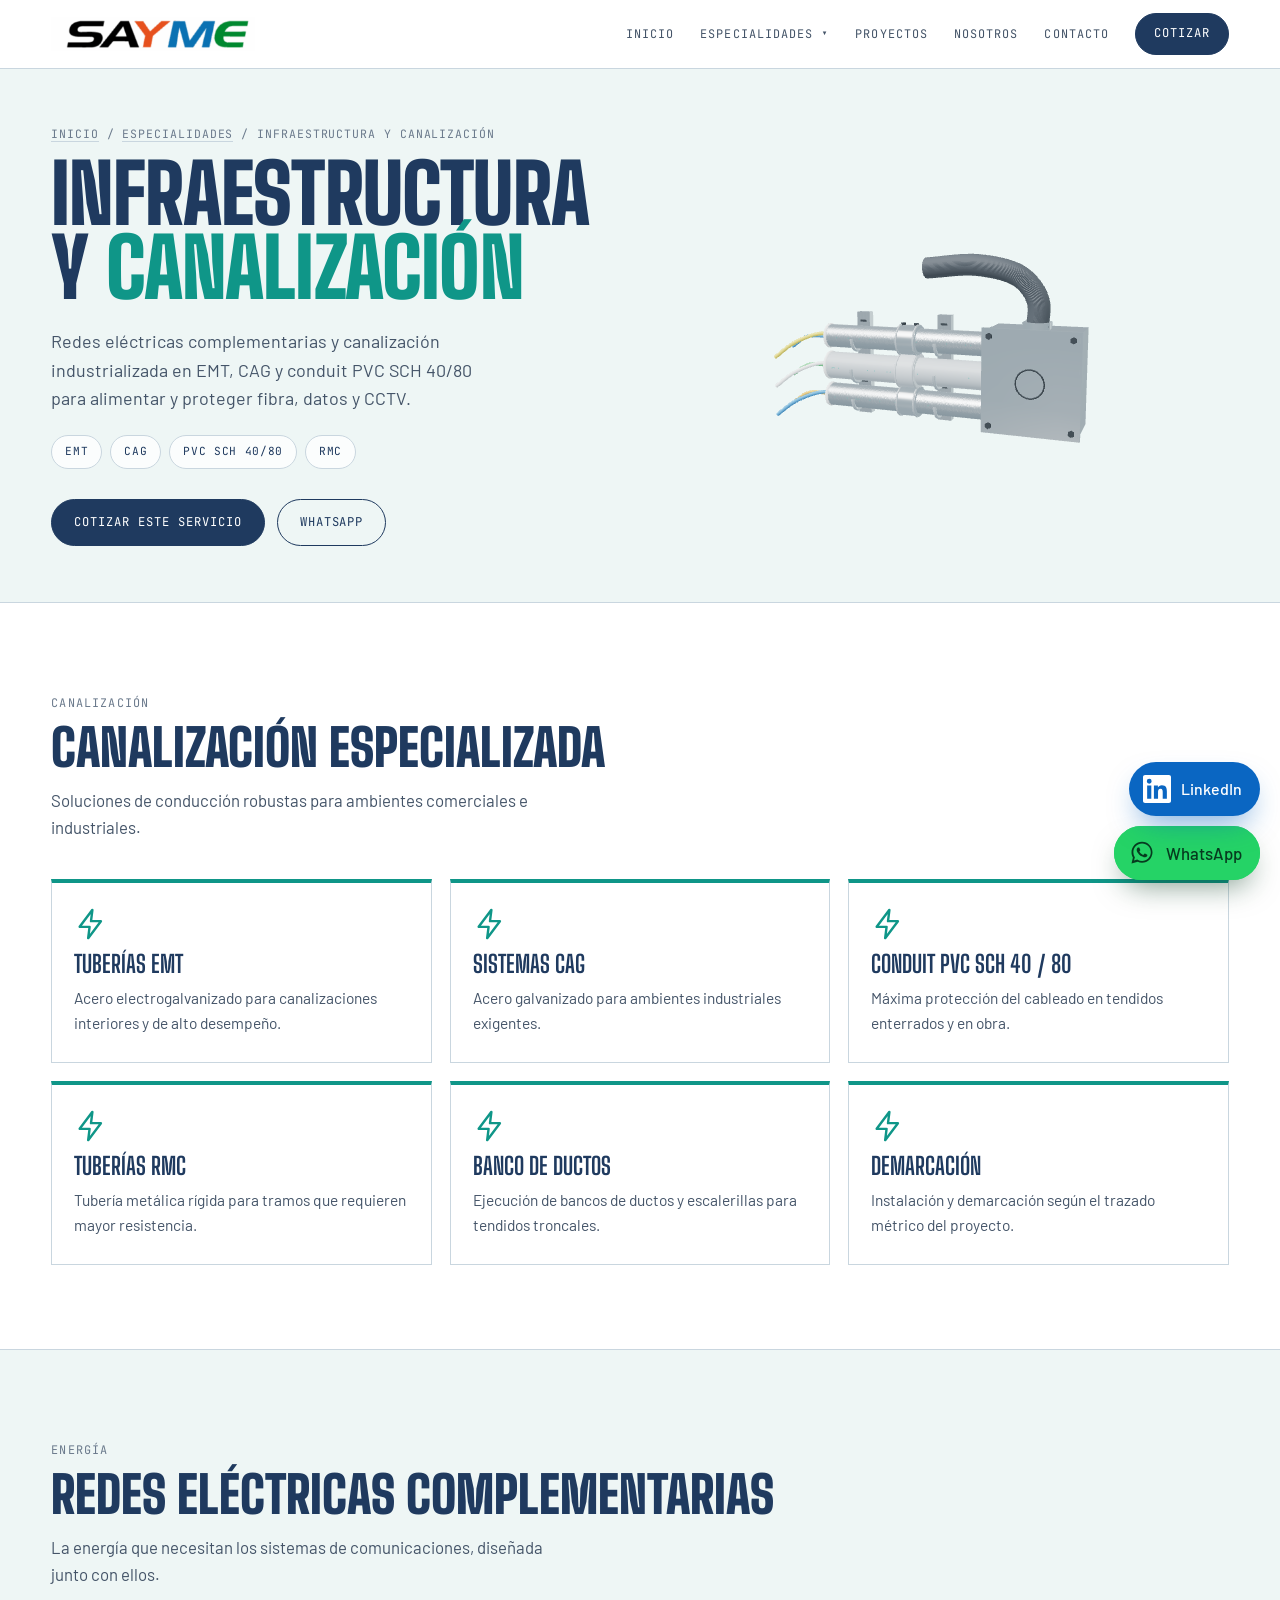
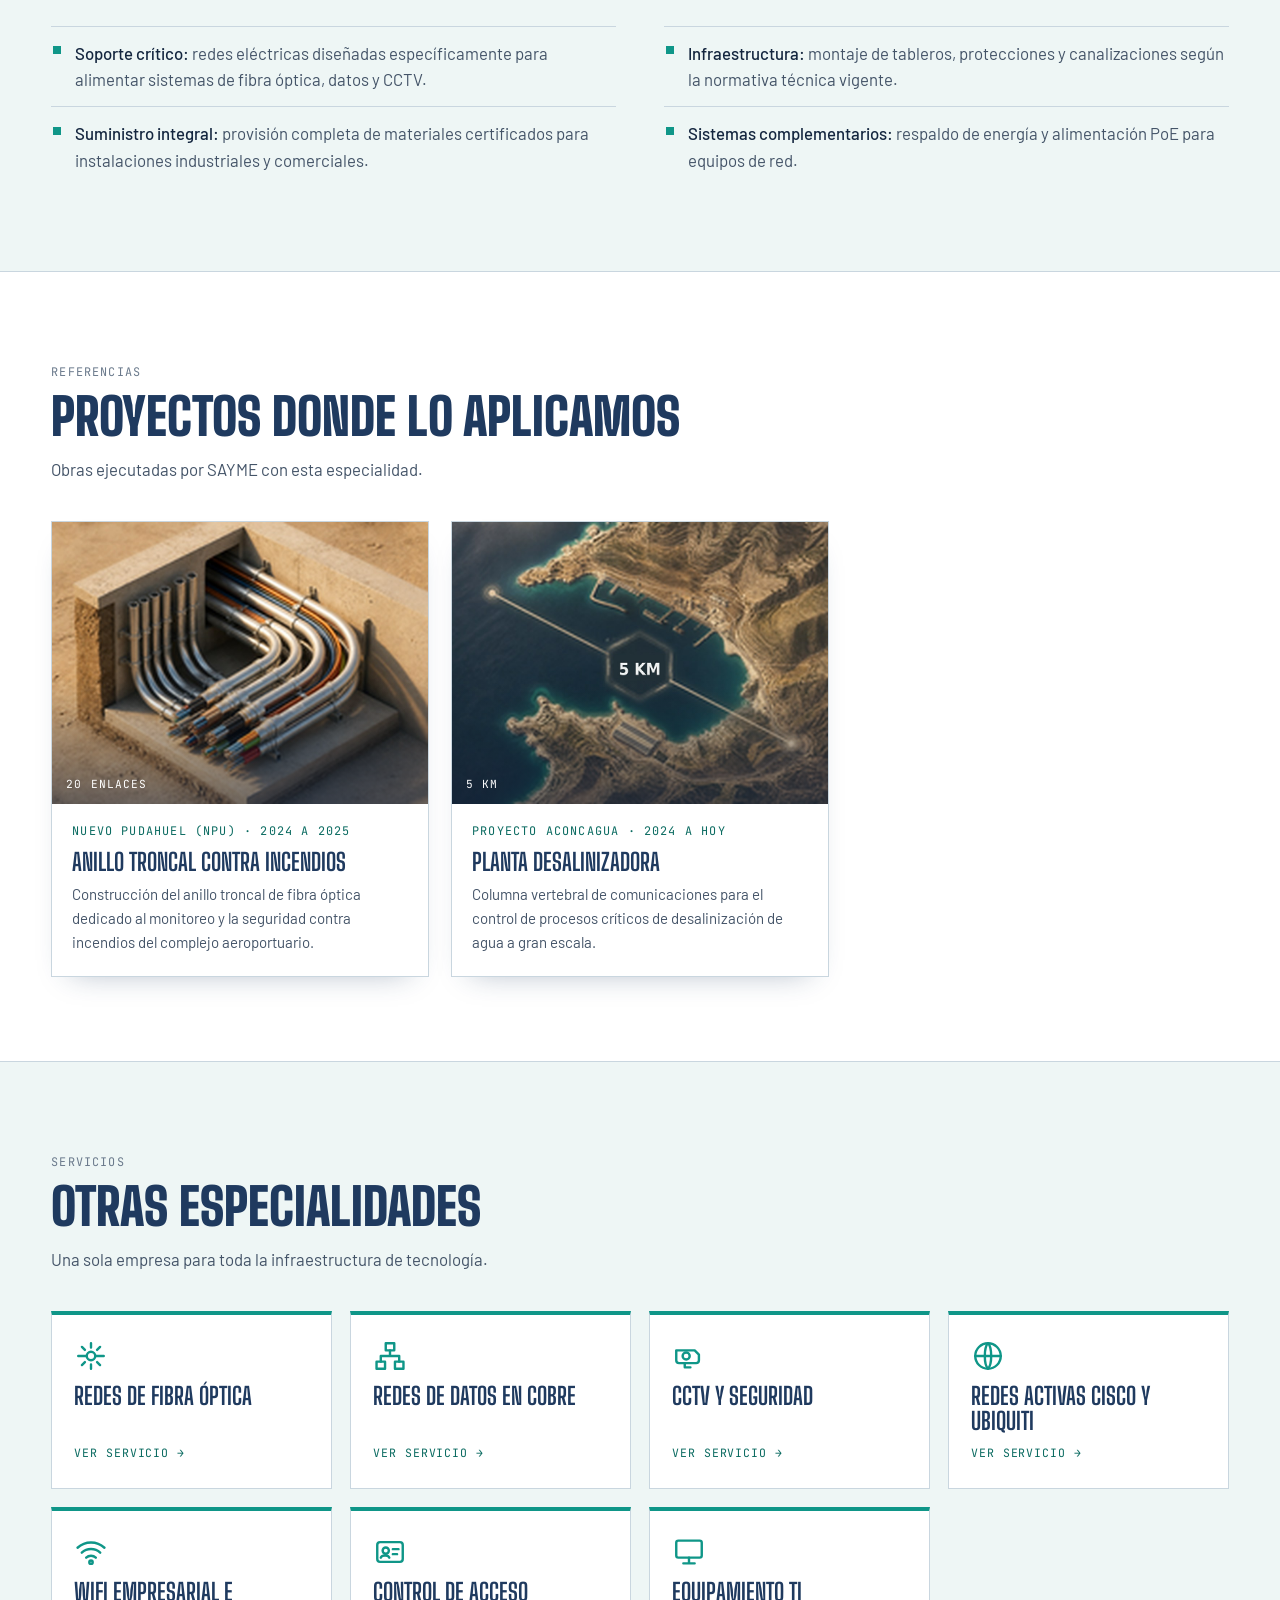
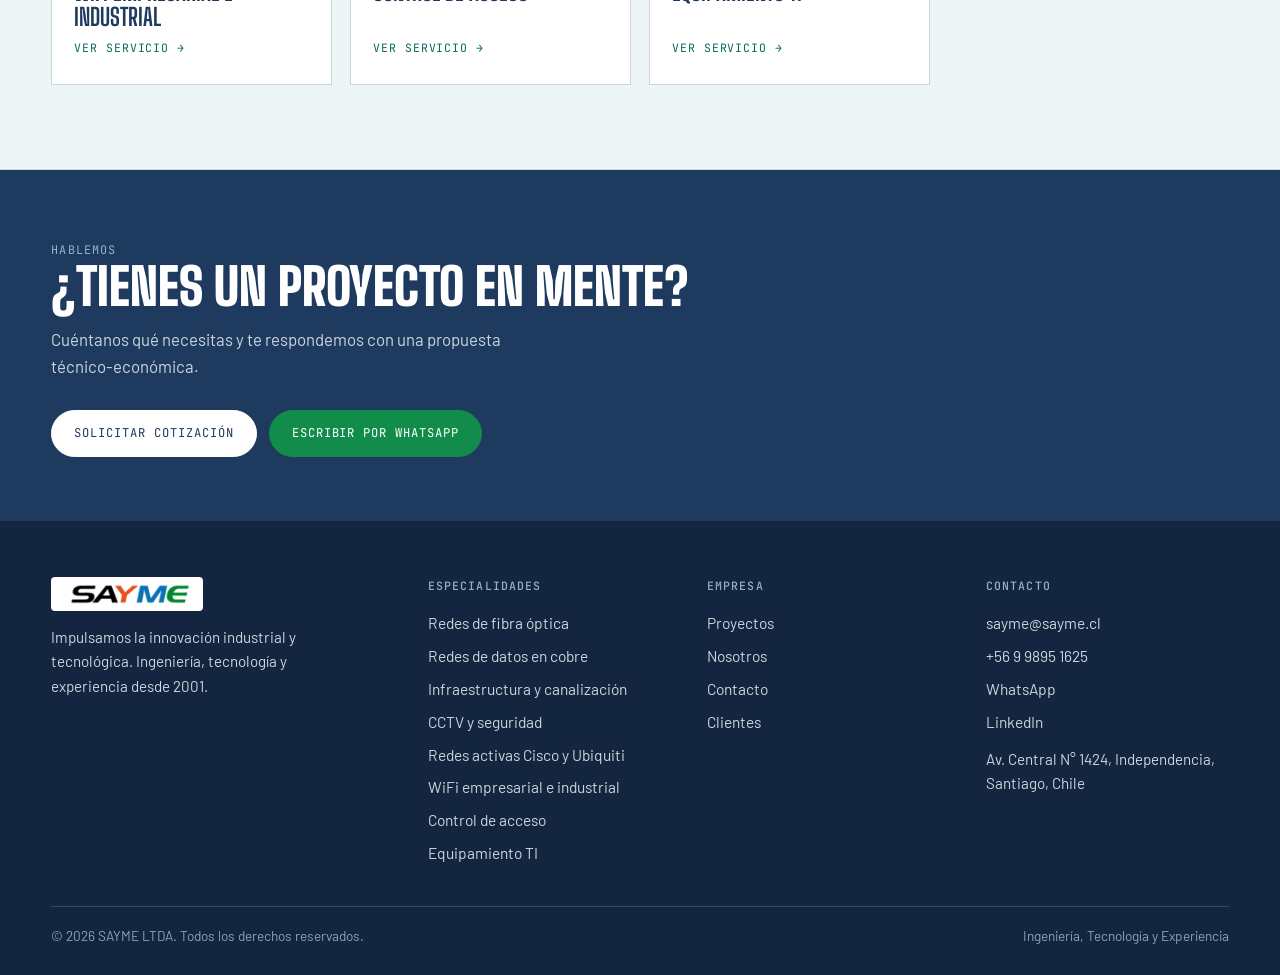
<file: infraestructura-canalizacion.html>
<!DOCTYPE html>
<html lang="es">
<head>
<meta charset="utf-8">
<meta name="viewport" content="width=device-width, initial-scale=1">
<title>Infraestructura y canalización | SAYME</title>
<meta name="description" content="Canalización industrializada en EMT, CAG, RMC y conduit PVC SCH 40/80, y redes eléctricas complementarias para sistemas de fibra, datos y CCTV.">
<meta property="og:title" content="Infraestructura y canalización | SAYME">
<meta property="og:description" content="Canalización industrializada en EMT, CAG, RMC y conduit PVC SCH 40/80, y redes eléctricas complementarias para sistemas de fibra, datos y CCTV.">
<meta property="og:type" content="website">
<meta name="theme-color" content="#1f3a5f">
<link rel="icon" href="assets/img/favicon.svg" type="image/svg+xml">
<link rel="preconnect" href="https://fonts.googleapis.com">
<link rel="preconnect" href="https://fonts.gstatic.com" crossorigin>
<link href="https://fonts.googleapis.com/css2?family=Big+Shoulders+Display:wght@700;900&family=Barlow:wght@400;500&family=JetBrains+Mono:wght@400;500&display=swap" rel="stylesheet">
<link rel="stylesheet" href="assets/css/styles.css">
</head>
<body>
<a class="skip" href="#main">Saltar al contenido</a>
<header class="hdr"><div class="wrap">
  <a class="logo" href="index.html" aria-label="SAYME, inicio"><img src="assets/img/logo-sayme.png" alt="SAYME" width="204" height="34"></a>
  <button class="burger" id="navToggle" aria-label="Abrir menú" aria-expanded="false" aria-controls="nav"><i></i><i></i><i></i></button>
  <nav class="nav" id="nav" aria-label="Principal">
    <a class="l" href="index.html">Inicio</a>
    <div class="dd"><button type="button" aria-haspopup="true">Especialidades &#9662;</button><div class="menu"><a href="fibra-optica.html"><svg class="ic" viewBox="0 0 24 24" fill="none" stroke="currentColor" stroke-width="1.7" stroke-linecap="round" stroke-linejoin="round" aria-hidden="true"><circle cx="12" cy="12" r="3"/><path d="M3 12h6M15 12h6M12 3v3M12 18v3M5.6 5.6l2.1 2.1M16.3 16.3l2.1 2.1M18.4 5.6l-2.1 2.1M7.7 16.3l-2.1 2.1"/></svg>Redes de fibra óptica</a><a href="redes-de-datos.html"><svg class="ic" viewBox="0 0 24 24" fill="none" stroke="currentColor" stroke-width="1.7" stroke-linecap="round" stroke-linejoin="round" aria-hidden="true"><rect x="9" y="3" width="6" height="5"/><rect x="2.5" y="16" width="6" height="5"/><rect x="15.5" y="16" width="6" height="5"/><path d="M12 8v4M5.5 16v-4h13v4"/></svg>Redes de datos en cobre</a><a href="infraestructura-canalizacion.html"><svg class="ic" viewBox="0 0 24 24" fill="none" stroke="currentColor" stroke-width="1.7" stroke-linecap="round" stroke-linejoin="round" aria-hidden="true"><path d="M13 2 4 14h7l-1 8 9-12h-7z"/></svg>Infraestructura y canalización</a><a href="cctv-seguridad.html"><svg class="ic" viewBox="0 0 24 24" fill="none" stroke="currentColor" stroke-width="1.7" stroke-linecap="round" stroke-linejoin="round" aria-hidden="true"><path d="M3 8h13l3 3v4a2 2 0 0 1-2 2H5a2 2 0 0 1-2-2z"/><circle cx="10" cy="12" r="2.5"/><path d="M9 17v3h4"/></svg>CCTV y seguridad</a><a href="redes-cisco.html"><svg class="ic" viewBox="0 0 24 24" fill="none" stroke="currentColor" stroke-width="1.7" stroke-linecap="round" stroke-linejoin="round" aria-hidden="true"><circle cx="12" cy="12" r="9"/><path d="M3 12h18M12 3c3 3 3 15 0 18M12 3c-3 3-3 15 0 18"/></svg>Redes activas Cisco y Ubiquiti</a><a href="wifi.html"><svg class="ic" viewBox="0 0 24 24" fill="none" stroke="currentColor" stroke-width="1.7" stroke-linecap="round" stroke-linejoin="round" aria-hidden="true"><path d="M2.5 9a14 14 0 0 1 19 0M5.5 12.5a9.5 9.5 0 0 1 13 0M8.6 16a5 5 0 0 1 6.8 0"/><circle cx="12" cy="19.2" r="1.2"/></svg>WiFi empresarial e industrial</a><a href="control-de-acceso.html"><svg class="ic" viewBox="0 0 24 24" fill="none" stroke="currentColor" stroke-width="1.7" stroke-linecap="round" stroke-linejoin="round" aria-hidden="true"><rect x="3" y="5" width="18" height="14" rx="2"/><circle cx="9" cy="11" r="2.2"/><path d="M5.5 16c.7-2 5.3-2 6 0M14 10h4M14 13.5h3"/></svg>Control de acceso</a><a href="equipamiento-ti.html"><svg class="ic" viewBox="0 0 24 24" fill="none" stroke="currentColor" stroke-width="1.7" stroke-linecap="round" stroke-linejoin="round" aria-hidden="true"><rect x="3" y="4" width="18" height="12" rx="1.5"/><path d="M8 20h8M12 16v4"/></svg>Equipamiento TI</a></div></div>
    <a class="l" href="proyectos.html">Proyectos</a>
    <a class="l" href="nosotros.html">Nosotros</a>
    <a class="l" href="contacto.html">Contacto</a>
    <a class="btn sm" href="contacto.html">Cotizar</a>
  </nav>
</div></header>
<main id="main">
<section class="phero"><div class="wrap">
  <div>
    <p class="crumbs"><a href="index.html">Inicio</a> / <a href="index.html#especialidades">Especialidades</a> / Infraestructura y canalización</p>
    <h1>Infraestructura y <span>canalización</span></h1>
    <p class="lead">Redes eléctricas complementarias y canalización industrializada en EMT, CAG y conduit PVC SCH 40/80 para alimentar y proteger fibra, datos y CCTV.</p>
    <div class="chips" style="margin-top:22px"><span class="chip">EMT</span><span class="chip">CAG</span><span class="chip">PVC SCH 40/80</span><span class="chip">RMC</span></div>
    <div class="cta"><a class="btn" href="contacto.html?servicio=Infraestructura%20y%20canalización">Cotizar este servicio</a><a class="btn ghost" data-wa="Hola SAYME, quisiera cotizar canalización e infraestructura eléctrica." href="#">WhatsApp</a></div>
  </div>
  <div class="art"><canvas data-scene="canal" aria-label="Canalización metálica y PVC en 3D con caja de paso."></canvas></div>
</div></section>
<section class="sec"><div class="wrap">
  <span class="mono">Canalización</span><h2>Canalización especializada</h2><p class="sub">Soluciones de conducción robustas para ambientes comerciales e industriales.</p>
  <div class="grid g3"><article class="card"><svg class="ic" viewBox="0 0 24 24" fill="none" stroke="currentColor" stroke-width="1.7" stroke-linecap="round" stroke-linejoin="round" aria-hidden="true"><path d="M13 2 4 14h7l-1 8 9-12h-7z"/></svg><h3>Tuberías EMT</h3><p>Acero electrogalvanizado para canalizaciones interiores y de alto desempeño.</p></article><article class="card"><svg class="ic" viewBox="0 0 24 24" fill="none" stroke="currentColor" stroke-width="1.7" stroke-linecap="round" stroke-linejoin="round" aria-hidden="true"><path d="M13 2 4 14h7l-1 8 9-12h-7z"/></svg><h3>Sistemas CAG</h3><p>Acero galvanizado para ambientes industriales exigentes.</p></article><article class="card"><svg class="ic" viewBox="0 0 24 24" fill="none" stroke="currentColor" stroke-width="1.7" stroke-linecap="round" stroke-linejoin="round" aria-hidden="true"><path d="M13 2 4 14h7l-1 8 9-12h-7z"/></svg><h3>Conduit PVC SCH 40 / 80</h3><p>Máxima protección del cableado en tendidos enterrados y en obra.</p></article><article class="card"><svg class="ic" viewBox="0 0 24 24" fill="none" stroke="currentColor" stroke-width="1.7" stroke-linecap="round" stroke-linejoin="round" aria-hidden="true"><path d="M13 2 4 14h7l-1 8 9-12h-7z"/></svg><h3>Tuberías RMC</h3><p>Tubería metálica rígida para tramos que requieren mayor resistencia.</p></article><article class="card"><svg class="ic" viewBox="0 0 24 24" fill="none" stroke="currentColor" stroke-width="1.7" stroke-linecap="round" stroke-linejoin="round" aria-hidden="true"><path d="M13 2 4 14h7l-1 8 9-12h-7z"/></svg><h3>Banco de ductos</h3><p>Ejecución de bancos de ductos y escalerillas para tendidos troncales.</p></article><article class="card"><svg class="ic" viewBox="0 0 24 24" fill="none" stroke="currentColor" stroke-width="1.7" stroke-linecap="round" stroke-linejoin="round" aria-hidden="true"><path d="M13 2 4 14h7l-1 8 9-12h-7z"/></svg><h3>Demarcación</h3><p>Instalación y demarcación según el trazado métrico del proyecto.</p></article></div>
</div></section>
<section class="sec alt"><div class="wrap">
  <span class="mono">Energía</span><h2>Redes eléctricas complementarias</h2><p class="sub">La energía que necesitan los sistemas de comunicaciones, diseñada junto con ellos.</p>
  <div class="two"><div><ul class="list"><li><b>Soporte crítico:</b> redes eléctricas diseñadas específicamente para alimentar sistemas de fibra óptica, datos y CCTV.</li><li><b>Suministro integral:</b> provisión completa de materiales certificados para instalaciones industriales y comerciales.</li></ul></div><div><ul class="list"><li><b>Infraestructura:</b> montaje de tableros, protecciones y canalizaciones según la normativa técnica vigente.</li><li><b>Sistemas complementarios:</b> respaldo de energía y alimentación PoE para equipos de red.</li></ul></div></div>
</div></section>
<section class="sec"><div class="wrap">
  <span class="mono">Referencias</span><h2>Proyectos donde lo aplicamos</h2><p class="sub">Obras ejecutadas por SAYME con esta especialidad.</p>
  <div class="pgrid"><a class="pc tilt" href="proyectos.html#incendios"><div class="im" style="background-image:url(assets/img/proyectos/anillo-incendios.jpg)" role="img" aria-label="Anillo troncal contra incendios"><i>20 enlaces</i></div><div class="tx"><span class="mono">Nuevo Pudahuel (NPU) · 2024 a 2025</span><h3>Anillo troncal contra incendios</h3><p>Construcción del anillo troncal de fibra óptica dedicado al monitoreo y la seguridad contra incendios del complejo aeroportuario.</p></div></a><a class="pc tilt" href="proyectos.html#aconcagua"><div class="im" style="background-image:url(assets/img/proyectos/aconcagua-5km.jpg)" role="img" aria-label="Planta desalinizadora"><i>5 km</i></div><div class="tx"><span class="mono">Proyecto Aconcagua · 2024 a hoy</span><h3>Planta desalinizadora</h3><p>Columna vertebral de comunicaciones para el control de procesos críticos de desalinización de agua a gran escala.</p></div></a></div>
</div></section>
<section class="sec alt"><div class="wrap">
  <span class="mono">Servicios</span><h2>Otras especialidades</h2><p class="sub">Una sola empresa para toda la infraestructura de tecnología.</p>
  <div class="grid g4"><a class="card" href="fibra-optica.html"><svg class="ic" viewBox="0 0 24 24" fill="none" stroke="currentColor" stroke-width="1.7" stroke-linecap="round" stroke-linejoin="round" aria-hidden="true"><circle cx="12" cy="12" r="3"/><path d="M3 12h6M15 12h6M12 3v3M12 18v3M5.6 5.6l2.1 2.1M16.3 16.3l2.1 2.1M18.4 5.6l-2.1 2.1M7.7 16.3l-2.1 2.1"/></svg><h3>Redes de fibra óptica</h3><span class="more">Ver servicio &rarr;</span></a><a class="card" href="redes-de-datos.html"><svg class="ic" viewBox="0 0 24 24" fill="none" stroke="currentColor" stroke-width="1.7" stroke-linecap="round" stroke-linejoin="round" aria-hidden="true"><rect x="9" y="3" width="6" height="5"/><rect x="2.5" y="16" width="6" height="5"/><rect x="15.5" y="16" width="6" height="5"/><path d="M12 8v4M5.5 16v-4h13v4"/></svg><h3>Redes de datos en cobre</h3><span class="more">Ver servicio &rarr;</span></a><a class="card" href="cctv-seguridad.html"><svg class="ic" viewBox="0 0 24 24" fill="none" stroke="currentColor" stroke-width="1.7" stroke-linecap="round" stroke-linejoin="round" aria-hidden="true"><path d="M3 8h13l3 3v4a2 2 0 0 1-2 2H5a2 2 0 0 1-2-2z"/><circle cx="10" cy="12" r="2.5"/><path d="M9 17v3h4"/></svg><h3>CCTV y seguridad</h3><span class="more">Ver servicio &rarr;</span></a><a class="card" href="redes-cisco.html"><svg class="ic" viewBox="0 0 24 24" fill="none" stroke="currentColor" stroke-width="1.7" stroke-linecap="round" stroke-linejoin="round" aria-hidden="true"><circle cx="12" cy="12" r="9"/><path d="M3 12h18M12 3c3 3 3 15 0 18M12 3c-3 3-3 15 0 18"/></svg><h3>Redes activas Cisco y Ubiquiti</h3><span class="more">Ver servicio &rarr;</span></a><a class="card" href="wifi.html"><svg class="ic" viewBox="0 0 24 24" fill="none" stroke="currentColor" stroke-width="1.7" stroke-linecap="round" stroke-linejoin="round" aria-hidden="true"><path d="M2.5 9a14 14 0 0 1 19 0M5.5 12.5a9.5 9.5 0 0 1 13 0M8.6 16a5 5 0 0 1 6.8 0"/><circle cx="12" cy="19.2" r="1.2"/></svg><h3>WiFi empresarial e industrial</h3><span class="more">Ver servicio &rarr;</span></a><a class="card" href="control-de-acceso.html"><svg class="ic" viewBox="0 0 24 24" fill="none" stroke="currentColor" stroke-width="1.7" stroke-linecap="round" stroke-linejoin="round" aria-hidden="true"><rect x="3" y="5" width="18" height="14" rx="2"/><circle cx="9" cy="11" r="2.2"/><path d="M5.5 16c.7-2 5.3-2 6 0M14 10h4M14 13.5h3"/></svg><h3>Control de acceso</h3><span class="more">Ver servicio &rarr;</span></a><a class="card" href="equipamiento-ti.html"><svg class="ic" viewBox="0 0 24 24" fill="none" stroke="currentColor" stroke-width="1.7" stroke-linecap="round" stroke-linejoin="round" aria-hidden="true"><rect x="3" y="4" width="18" height="12" rx="1.5"/><path d="M8 20h8M12 16v4"/></svg><h3>Equipamiento TI</h3><span class="more">Ver servicio &rarr;</span></a></div>
</div></section>
</main>
<section class="cta-band"><div class="wrap">
  <span class="mono" style="color:#8fb3c9">Hablemos</span><h2>¿Tienes un proyecto en mente?</h2><p>Cuéntanos qué necesitas y te respondemos con una propuesta técnico-económica.</p>
  <div class="cta"><a class="btn" href="contacto.html">Solicitar cotización</a><a class="btn wa" data-wa="Hola SAYME, quisiera cotizar canalización e infraestructura eléctrica." href="#">Escribir por WhatsApp</a></div>
</div></section>
<footer class="ftr"><div class="wrap">
  <div class="cols">
    <div><img src="assets/img/logo-sayme.png" alt="SAYME" width="204" height="34"><p>Impulsamos la innovación industrial y tecnológica. Ingeniería, tecnología y experiencia desde 2001.</p></div>
    <div><h4>Especialidades</h4><a href="fibra-optica.html">Redes de fibra óptica</a><a href="redes-de-datos.html">Redes de datos en cobre</a><a href="infraestructura-canalizacion.html">Infraestructura y canalización</a><a href="cctv-seguridad.html">CCTV y seguridad</a><a href="redes-cisco.html">Redes activas Cisco y Ubiquiti</a><a href="wifi.html">WiFi empresarial e industrial</a><a href="control-de-acceso.html">Control de acceso</a><a href="equipamiento-ti.html">Equipamiento TI</a></div>
    <div><h4>Empresa</h4><a href="proyectos.html">Proyectos</a><a href="nosotros.html">Nosotros</a><a href="contacto.html">Contacto</a><a href="index.html#clientes">Clientes</a></div>
    <div><h4>Contacto</h4><a href="mailto:sayme@sayme.cl">sayme@sayme.cl</a><a href="tel:+56998951625">+56 9 9895 1625</a><a data-wa="1" href="#">WhatsApp</a><a data-linkedin href="https://www.linkedin.com/company/sayme-ltda/">LinkedIn</a><p style="margin-top:8px">Av. Central N° 1424, Independencia, Santiago, Chile</p></div>
  </div>
  <div class="fine"><span>&copy; 2026 SAYME LTDA. Todos los derechos reservados.</span><span>Ingeniería, Tecnología y Experiencia</span></div>
</div></footer>
<a class="wa-fab" data-wa="1" href="#" aria-label="Escribir por WhatsApp"><svg viewBox="0 0 32 32" aria-hidden="true"><path fill="#073b1f" d="M16.04 3C9.4 3 4 8.4 4 15.04c0 2.12.55 4.18 1.6 6L4 28l7.1-1.86a12 12 0 0 0 4.94 1.06h.01C22.7 27.2 28 21.8 28 15.16 28 8.5 22.7 3 16.04 3zm0 22.1a9.9 9.9 0 0 1-5.04-1.38l-.36-.21-3.76.98 1-3.66-.24-.38a9.9 9.9 0 0 1-1.52-5.3c0-5.5 4.48-9.96 9.98-9.96 5.5 0 9.96 4.46 9.96 9.96 0 5.5-4.46 9.95-9.96 9.95zm5.46-7.45c-.3-.15-1.77-.87-2.04-.97-.28-.1-.48-.15-.68.15-.2.3-.78.97-.95 1.17-.18.2-.35.22-.65.07-.3-.15-1.26-.46-2.4-1.48-.9-.8-1.5-1.77-1.67-2.07-.18-.3-.02-.46.13-.6.13-.13.3-.35.45-.52.15-.18.2-.3.3-.5.1-.2.05-.38-.02-.53-.08-.15-.68-1.64-.93-2.25-.25-.58-.5-.5-.68-.5h-.58c-.2 0-.53.08-.8.38-.28.3-1.05 1.03-1.05 2.5s1.08 2.9 1.23 3.1c.15.2 2.12 3.24 5.14 4.54.72.3 1.28.5 1.72.64.72.23 1.38.2 1.9.12.58-.09 1.77-.72 2.02-1.42.25-.7.25-1.3.18-1.42-.08-.13-.28-.2-.58-.35z"/></svg><span>WhatsApp</span></a>
<script src="assets/js/config.js"></script>
<script src="assets/vendor/three.min.js"></script>
<script src="assets/js/three-common.js"></script>
<script src="assets/js/scene-canal.js"></script>
<script src="assets/js/site.js"></script>
<script src="assets/js/linkedin.js"></script>
</body>
</html>
</file>
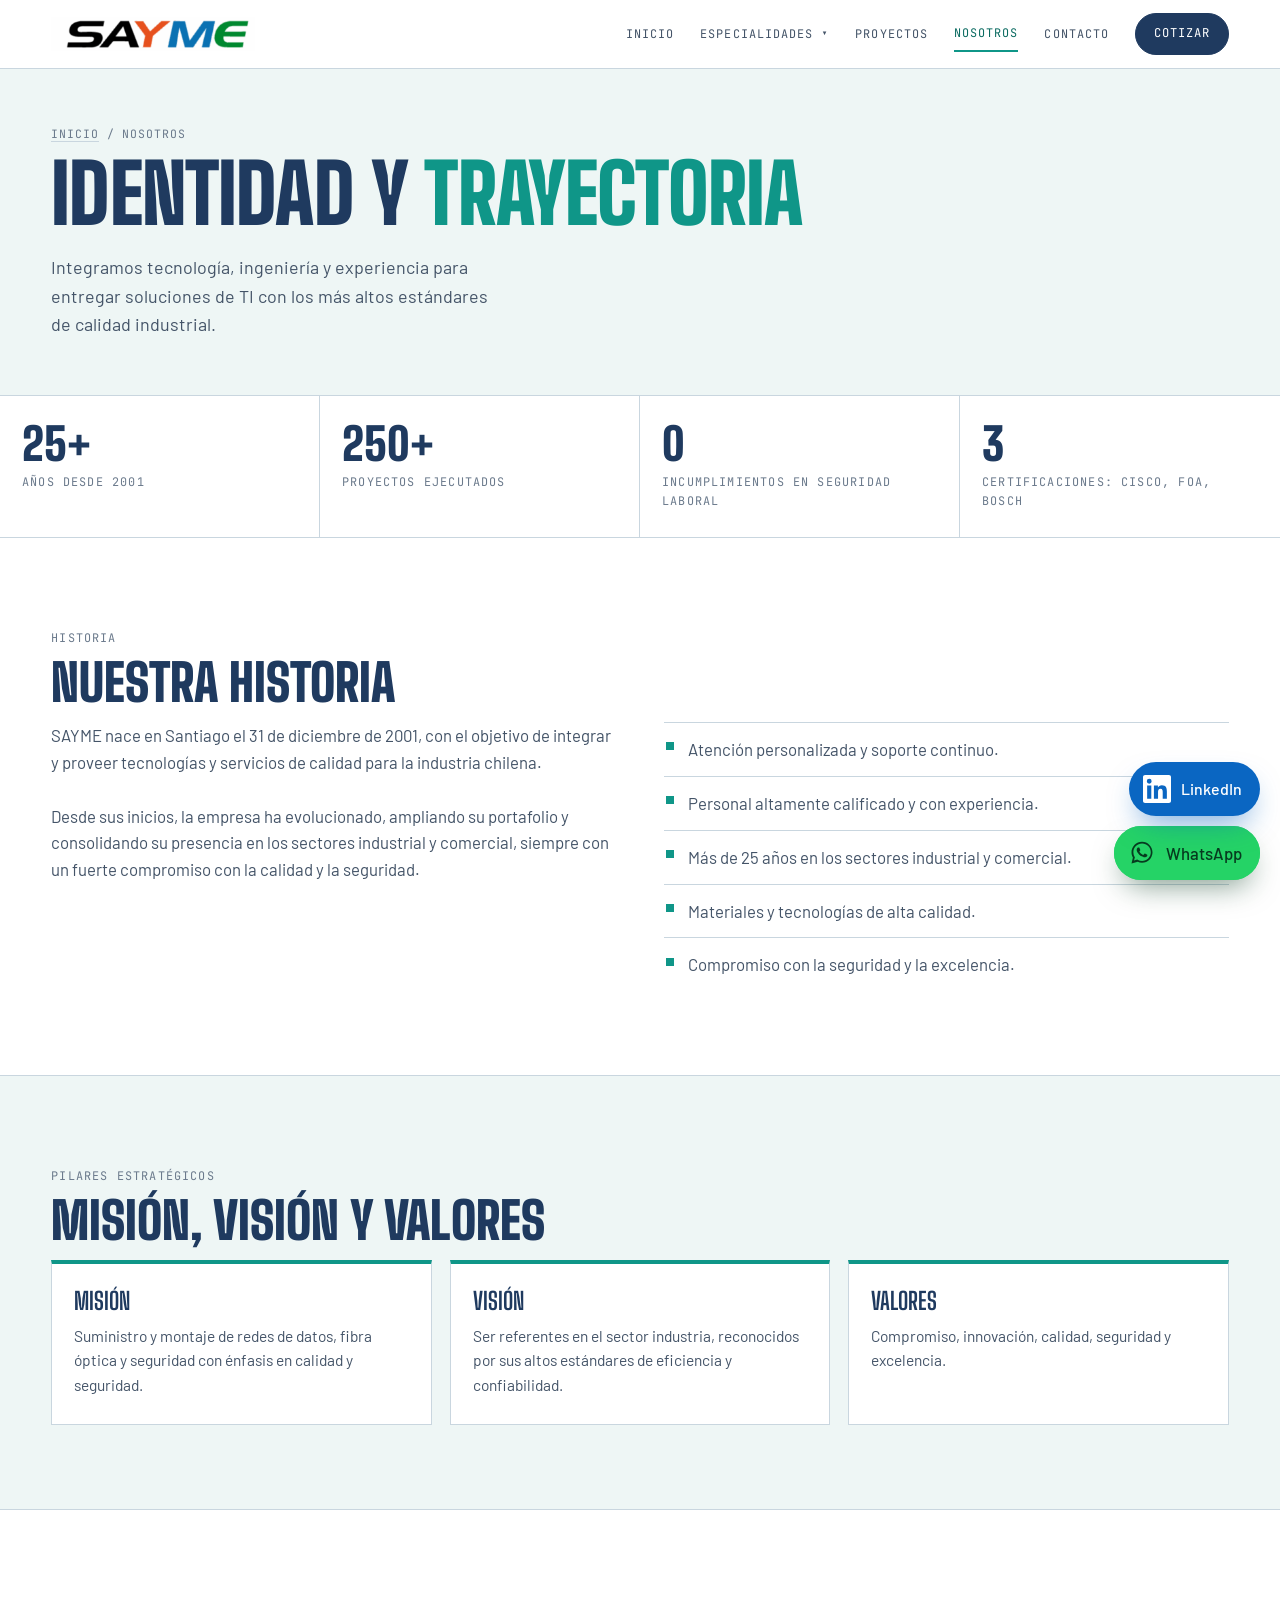
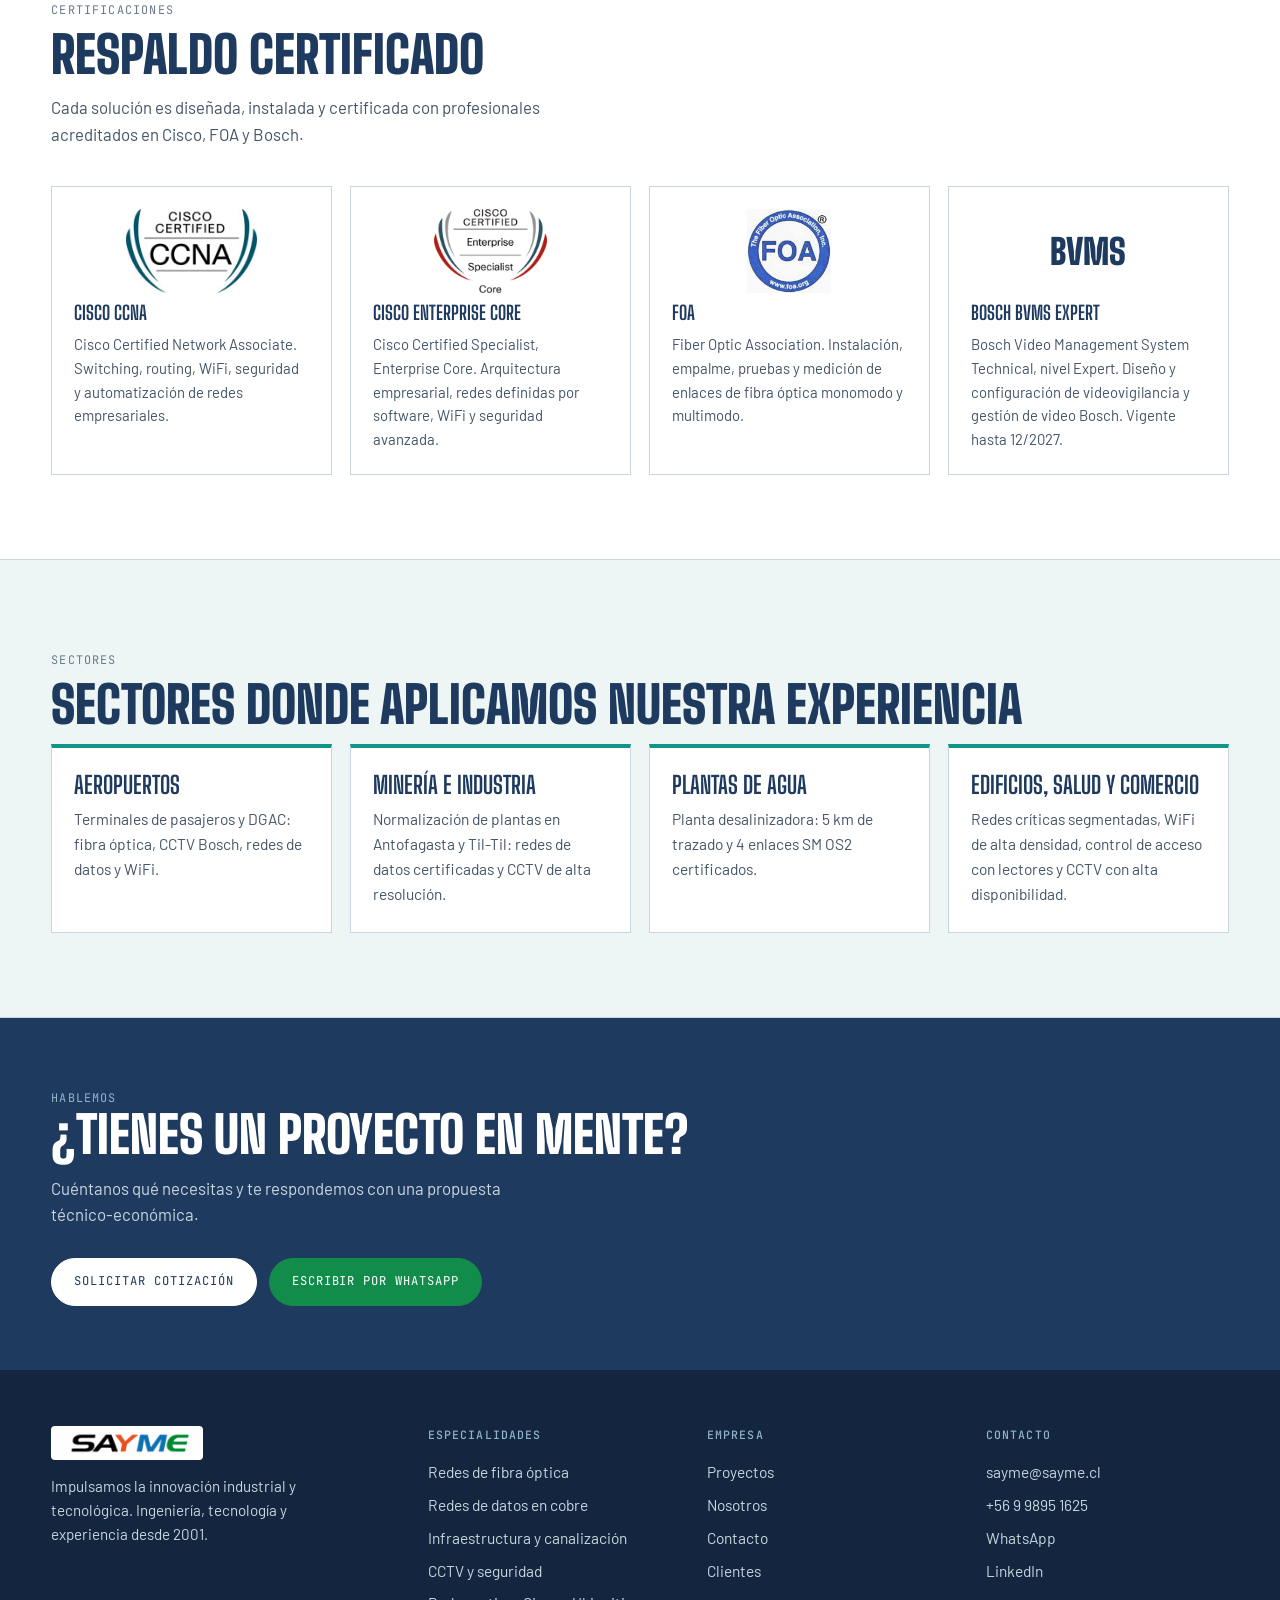
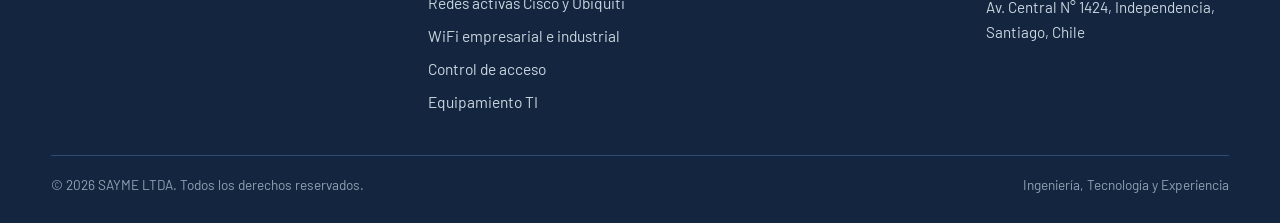
<file: nosotros.html>
<!DOCTYPE html>
<html lang="es">
<head>
<meta charset="utf-8">
<meta name="viewport" content="width=device-width, initial-scale=1">
<title>Nosotros | SAYME</title>
<meta name="description" content="SAYME nace en Santiago en 2001 para integrar y proveer tecnologías y servicios de calidad para la industria chilena.">
<meta property="og:title" content="Nosotros | SAYME">
<meta property="og:description" content="SAYME nace en Santiago en 2001 para integrar y proveer tecnologías y servicios de calidad para la industria chilena.">
<meta property="og:type" content="website">
<meta name="theme-color" content="#1f3a5f">
<link rel="icon" href="assets/img/favicon.svg" type="image/svg+xml">
<link rel="preconnect" href="https://fonts.googleapis.com">
<link rel="preconnect" href="https://fonts.gstatic.com" crossorigin>
<link href="https://fonts.googleapis.com/css2?family=Big+Shoulders+Display:wght@700;900&family=Barlow:wght@400;500&family=JetBrains+Mono:wght@400;500&display=swap" rel="stylesheet">
<link rel="stylesheet" href="assets/css/styles.css">
</head>
<body>
<a class="skip" href="#main">Saltar al contenido</a>
<header class="hdr"><div class="wrap">
  <a class="logo" href="index.html" aria-label="SAYME, inicio"><img src="assets/img/logo-sayme.png" alt="SAYME" width="204" height="34"></a>
  <button class="burger" id="navToggle" aria-label="Abrir menú" aria-expanded="false" aria-controls="nav"><i></i><i></i><i></i></button>
  <nav class="nav" id="nav" aria-label="Principal">
    <a class="l" href="index.html">Inicio</a>
    <div class="dd"><button type="button" aria-haspopup="true">Especialidades &#9662;</button><div class="menu"><a href="fibra-optica.html"><svg class="ic" viewBox="0 0 24 24" fill="none" stroke="currentColor" stroke-width="1.7" stroke-linecap="round" stroke-linejoin="round" aria-hidden="true"><circle cx="12" cy="12" r="3"/><path d="M3 12h6M15 12h6M12 3v3M12 18v3M5.6 5.6l2.1 2.1M16.3 16.3l2.1 2.1M18.4 5.6l-2.1 2.1M7.7 16.3l-2.1 2.1"/></svg>Redes de fibra óptica</a><a href="redes-de-datos.html"><svg class="ic" viewBox="0 0 24 24" fill="none" stroke="currentColor" stroke-width="1.7" stroke-linecap="round" stroke-linejoin="round" aria-hidden="true"><rect x="9" y="3" width="6" height="5"/><rect x="2.5" y="16" width="6" height="5"/><rect x="15.5" y="16" width="6" height="5"/><path d="M12 8v4M5.5 16v-4h13v4"/></svg>Redes de datos en cobre</a><a href="infraestructura-canalizacion.html"><svg class="ic" viewBox="0 0 24 24" fill="none" stroke="currentColor" stroke-width="1.7" stroke-linecap="round" stroke-linejoin="round" aria-hidden="true"><path d="M13 2 4 14h7l-1 8 9-12h-7z"/></svg>Infraestructura y canalización</a><a href="cctv-seguridad.html"><svg class="ic" viewBox="0 0 24 24" fill="none" stroke="currentColor" stroke-width="1.7" stroke-linecap="round" stroke-linejoin="round" aria-hidden="true"><path d="M3 8h13l3 3v4a2 2 0 0 1-2 2H5a2 2 0 0 1-2-2z"/><circle cx="10" cy="12" r="2.5"/><path d="M9 17v3h4"/></svg>CCTV y seguridad</a><a href="redes-cisco.html"><svg class="ic" viewBox="0 0 24 24" fill="none" stroke="currentColor" stroke-width="1.7" stroke-linecap="round" stroke-linejoin="round" aria-hidden="true"><circle cx="12" cy="12" r="9"/><path d="M3 12h18M12 3c3 3 3 15 0 18M12 3c-3 3-3 15 0 18"/></svg>Redes activas Cisco y Ubiquiti</a><a href="wifi.html"><svg class="ic" viewBox="0 0 24 24" fill="none" stroke="currentColor" stroke-width="1.7" stroke-linecap="round" stroke-linejoin="round" aria-hidden="true"><path d="M2.5 9a14 14 0 0 1 19 0M5.5 12.5a9.5 9.5 0 0 1 13 0M8.6 16a5 5 0 0 1 6.8 0"/><circle cx="12" cy="19.2" r="1.2"/></svg>WiFi empresarial e industrial</a><a href="control-de-acceso.html"><svg class="ic" viewBox="0 0 24 24" fill="none" stroke="currentColor" stroke-width="1.7" stroke-linecap="round" stroke-linejoin="round" aria-hidden="true"><rect x="3" y="5" width="18" height="14" rx="2"/><circle cx="9" cy="11" r="2.2"/><path d="M5.5 16c.7-2 5.3-2 6 0M14 10h4M14 13.5h3"/></svg>Control de acceso</a><a href="equipamiento-ti.html"><svg class="ic" viewBox="0 0 24 24" fill="none" stroke="currentColor" stroke-width="1.7" stroke-linecap="round" stroke-linejoin="round" aria-hidden="true"><rect x="3" y="4" width="18" height="12" rx="1.5"/><path d="M8 20h8M12 16v4"/></svg>Equipamiento TI</a></div></div>
    <a class="l" href="proyectos.html">Proyectos</a>
    <a class="l on" href="nosotros.html">Nosotros</a>
    <a class="l" href="contacto.html">Contacto</a>
    <a class="btn sm" href="contacto.html">Cotizar</a>
  </nav>
</div></header>
<main id="main">
<section class="phero"><div class="wrap" style="grid-template-columns:1fr;min-height:0"><div><p class="crumbs"><a href="index.html">Inicio</a> / Nosotros</p><h1>Identidad y <span>trayectoria</span></h1><p class="lead">Integramos tecnología, ingeniería y experiencia para entregar soluciones de TI con los más altos estándares de calidad industrial.</p></div></div></section>
<div class="strip wrap" style="padding:0"><div><b>25+</b><span class="mono">años desde 2001</span></div><div><b>250+</b><span class="mono">proyectos ejecutados</span></div><div><b>0</b><span class="mono">incumplimientos en seguridad laboral</span></div><div><b>3</b><span class="mono">certificaciones: Cisco, FOA, Bosch</span></div></div>
<section class="sec"><div class="wrap">
  <span class="mono">Historia</span><h2>Nuestra historia</h2>
  <div class="two"><p style="color:var(--body)">SAYME nace en Santiago el 31 de diciembre de 2001, con el objetivo de integrar y proveer tecnologías y servicios de calidad para la industria chilena.<br><br>Desde sus inicios, la empresa ha evolucionado, ampliando su portafolio y consolidando su presencia en los sectores industrial y comercial, siempre con un fuerte compromiso con la calidad y la seguridad.</p><ul class="list"><li>Atención personalizada y soporte continuo.</li><li>Personal altamente calificado y con experiencia.</li><li>Más de 25 años en los sectores industrial y comercial.</li><li>Materiales y tecnologías de alta calidad.</li><li>Compromiso con la seguridad y la excelencia.</li></ul></div>
</div></section>
<section class="sec alt"><div class="wrap">
  <span class="mono">Pilares estratégicos</span><h2>Misión, visión y valores</h2>
  <div class="grid g3"><article class="card"><h3>Misión</h3><p>Suministro y montaje de redes de datos, fibra óptica y seguridad con énfasis en calidad y seguridad.</p></article><article class="card"><h3>Visión</h3><p>Ser referentes en el sector industria, reconocidos por sus altos estándares de eficiencia y confiabilidad.</p></article><article class="card"><h3>Valores</h3><p>Compromiso, innovación, calidad, seguridad y excelencia.</p></article></div>
</div></section>
<section class="sec"><div class="wrap">
  <span class="mono">Certificaciones</span><h2>Respaldo certificado</h2><p class="sub">Cada solución es diseñada, instalada y certificada con profesionales acreditados en Cisco, FOA y Bosch.</p>
  <div class="certs"><div class="cert"><div class="lg"><img src="assets/img/certificaciones/cisco-ccna.jpg" alt="Cisco Certified CCNA" loading="lazy"></div><h3>Cisco CCNA</h3><p>Cisco Certified Network Associate. Switching, routing, WiFi, seguridad y automatización de redes empresariales.</p></div><div class="cert"><div class="lg"><img src="assets/img/certificaciones/cisco-enterprise-core.jpg" alt="Cisco Certified Specialist Enterprise Core" loading="lazy"></div><h3>Cisco Enterprise Core</h3><p>Cisco Certified Specialist, Enterprise Core. Arquitectura empresarial, redes definidas por software, WiFi y seguridad avanzada.</p></div><div class="cert"><div class="lg"><img src="assets/img/certificaciones/foa.jpg" alt="Fiber Optic Association" loading="lazy"></div><h3>FOA</h3><p>Fiber Optic Association. Instalación, empalme, pruebas y medición de enlaces de fibra óptica monomodo y multimodo.</p></div><div class="cert"><div class="lg"><span class="bv">BVMS</span></div><h3>Bosch BVMS Expert</h3><p>Bosch Video Management System Technical, nivel Expert. Diseño y configuración de videovigilancia y gestión de video Bosch. Vigente hasta 12/2027.</p></div></div>
</div></section>
<section class="sec alt"><div class="wrap">
  <span class="mono">Sectores</span><h2>Sectores donde aplicamos nuestra experiencia</h2>
  <div class="grid g4"><article class="card"><h3>Aeropuertos</h3><p>Terminales de pasajeros y DGAC: fibra óptica, CCTV Bosch, redes de datos y WiFi.</p></article><article class="card"><h3>Minería e industria</h3><p>Normalización de plantas en Antofagasta y Til-Til: redes de datos certificadas y CCTV de alta resolución.</p></article><article class="card"><h3>Plantas de agua</h3><p>Planta desalinizadora: 5 km de trazado y 4 enlaces SM OS2 certificados.</p></article><article class="card"><h3>Edificios, salud y comercio</h3><p>Redes críticas segmentadas, WiFi de alta densidad, control de acceso con lectores y CCTV con alta disponibilidad.</p></article></div>
</div></section>
</main>
<section class="cta-band"><div class="wrap">
  <span class="mono" style="color:#8fb3c9">Hablemos</span><h2>¿Tienes un proyecto en mente?</h2><p>Cuéntanos qué necesitas y te respondemos con una propuesta técnico-económica.</p>
  <div class="cta"><a class="btn" href="contacto.html">Solicitar cotización</a><a class="btn wa" data-wa="Hola SAYME, quisiera cotizar un proyecto." href="#">Escribir por WhatsApp</a></div>
</div></section>
<footer class="ftr"><div class="wrap">
  <div class="cols">
    <div><img src="assets/img/logo-sayme.png" alt="SAYME" width="204" height="34"><p>Impulsamos la innovación industrial y tecnológica. Ingeniería, tecnología y experiencia desde 2001.</p></div>
    <div><h4>Especialidades</h4><a href="fibra-optica.html">Redes de fibra óptica</a><a href="redes-de-datos.html">Redes de datos en cobre</a><a href="infraestructura-canalizacion.html">Infraestructura y canalización</a><a href="cctv-seguridad.html">CCTV y seguridad</a><a href="redes-cisco.html">Redes activas Cisco y Ubiquiti</a><a href="wifi.html">WiFi empresarial e industrial</a><a href="control-de-acceso.html">Control de acceso</a><a href="equipamiento-ti.html">Equipamiento TI</a></div>
    <div><h4>Empresa</h4><a href="proyectos.html">Proyectos</a><a href="nosotros.html">Nosotros</a><a href="contacto.html">Contacto</a><a href="index.html#clientes">Clientes</a></div>
    <div><h4>Contacto</h4><a href="mailto:sayme@sayme.cl">sayme@sayme.cl</a><a href="tel:+56998951625">+56 9 9895 1625</a><a data-wa="1" href="#">WhatsApp</a><a data-linkedin href="https://www.linkedin.com/company/sayme-ltda/">LinkedIn</a><p style="margin-top:8px">Av. Central N° 1424, Independencia, Santiago, Chile</p></div>
  </div>
  <div class="fine"><span>&copy; 2026 SAYME LTDA. Todos los derechos reservados.</span><span>Ingeniería, Tecnología y Experiencia</span></div>
</div></footer>
<a class="wa-fab" data-wa="1" href="#" aria-label="Escribir por WhatsApp"><svg viewBox="0 0 32 32" aria-hidden="true"><path fill="#073b1f" d="M16.04 3C9.4 3 4 8.4 4 15.04c0 2.12.55 4.18 1.6 6L4 28l7.1-1.86a12 12 0 0 0 4.94 1.06h.01C22.7 27.2 28 21.8 28 15.16 28 8.5 22.7 3 16.04 3zm0 22.1a9.9 9.9 0 0 1-5.04-1.38l-.36-.21-3.76.98 1-3.66-.24-.38a9.9 9.9 0 0 1-1.52-5.3c0-5.5 4.48-9.96 9.98-9.96 5.5 0 9.96 4.46 9.96 9.96 0 5.5-4.46 9.95-9.96 9.95zm5.46-7.45c-.3-.15-1.77-.87-2.04-.97-.28-.1-.48-.15-.68.15-.2.3-.78.97-.95 1.17-.18.2-.35.22-.65.07-.3-.15-1.26-.46-2.4-1.48-.9-.8-1.5-1.77-1.67-2.07-.18-.3-.02-.46.13-.6.13-.13.3-.35.45-.52.15-.18.2-.3.3-.5.1-.2.05-.38-.02-.53-.08-.15-.68-1.64-.93-2.25-.25-.58-.5-.5-.68-.5h-.58c-.2 0-.53.08-.8.38-.28.3-1.05 1.03-1.05 2.5s1.08 2.9 1.23 3.1c.15.2 2.12 3.24 5.14 4.54.72.3 1.28.5 1.72.64.72.23 1.38.2 1.9.12.58-.09 1.77-.72 2.02-1.42.25-.7.25-1.3.18-1.42-.08-.13-.28-.2-.58-.35z"/></svg><span>WhatsApp</span></a>
<script src="assets/js/config.js"></script>
<script src="assets/js/site.js"></script>
<script src="assets/js/linkedin.js"></script>
</body>
</html>
</file>
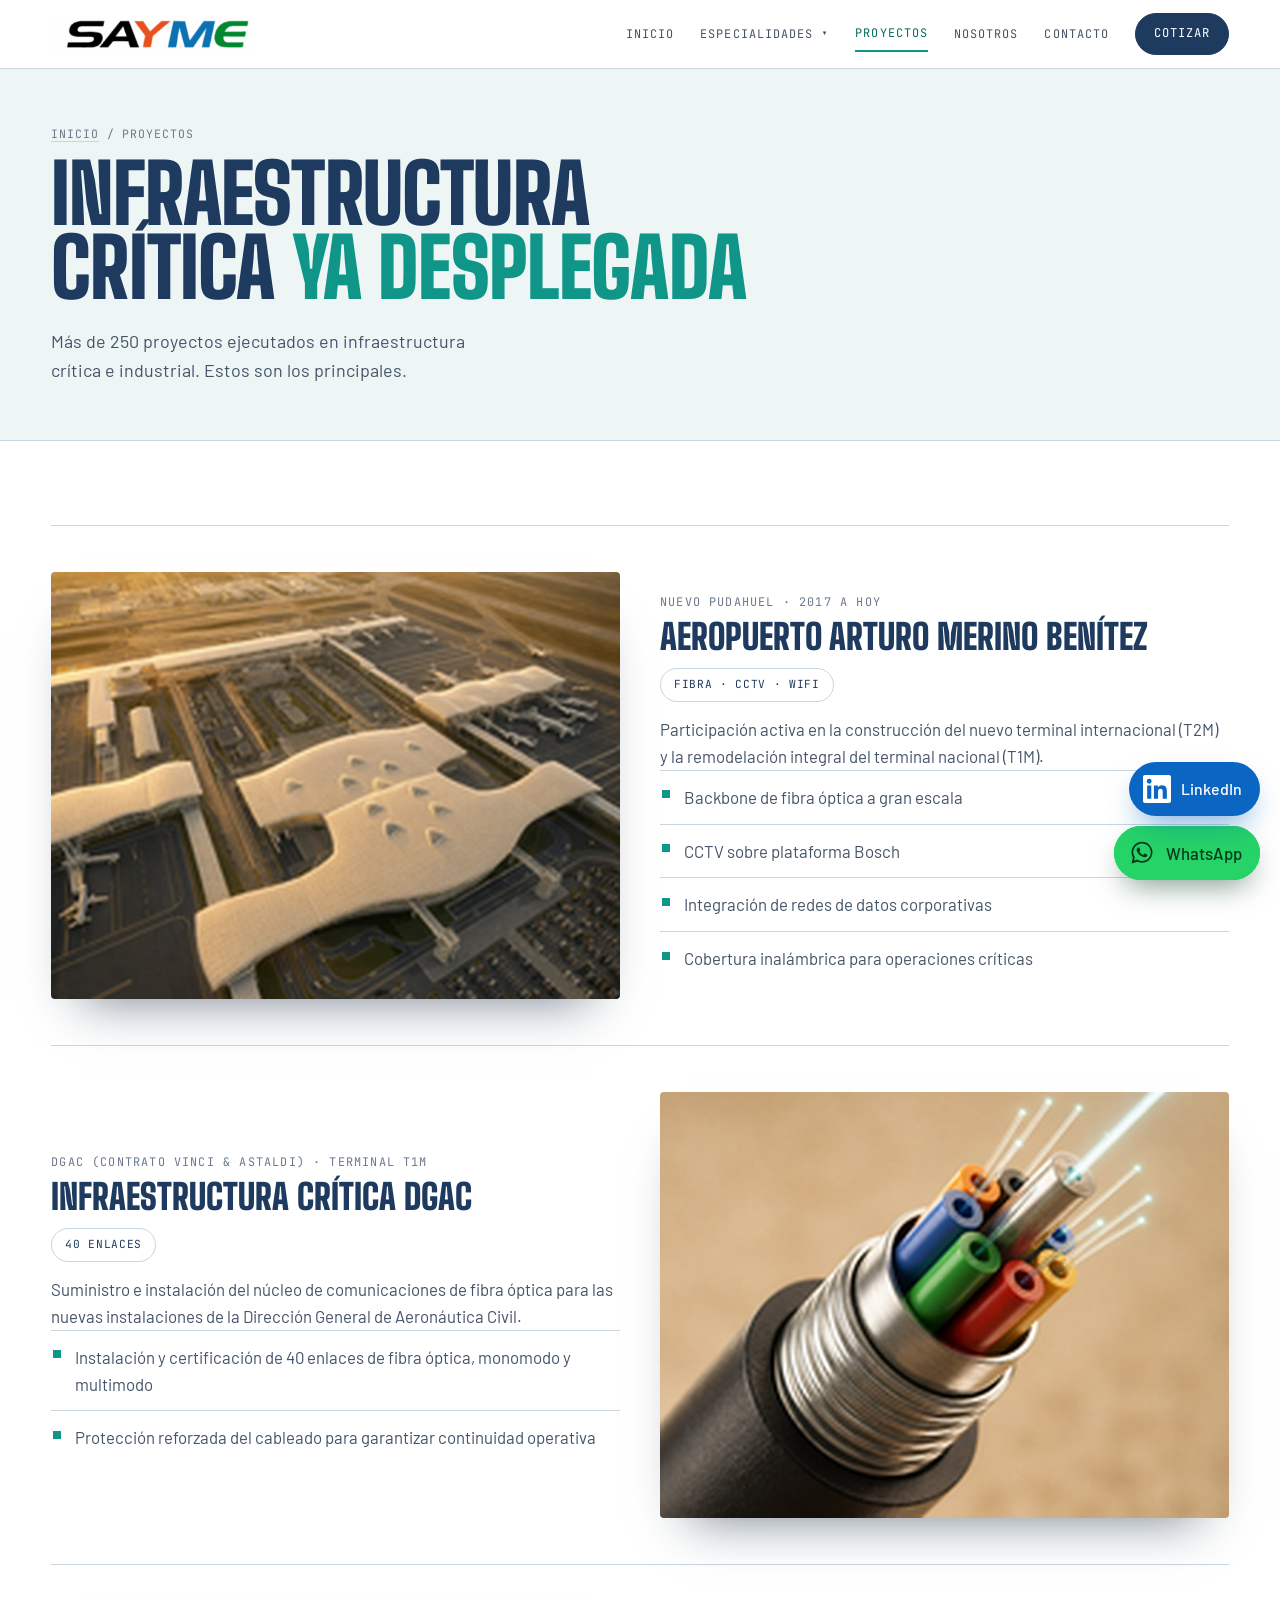
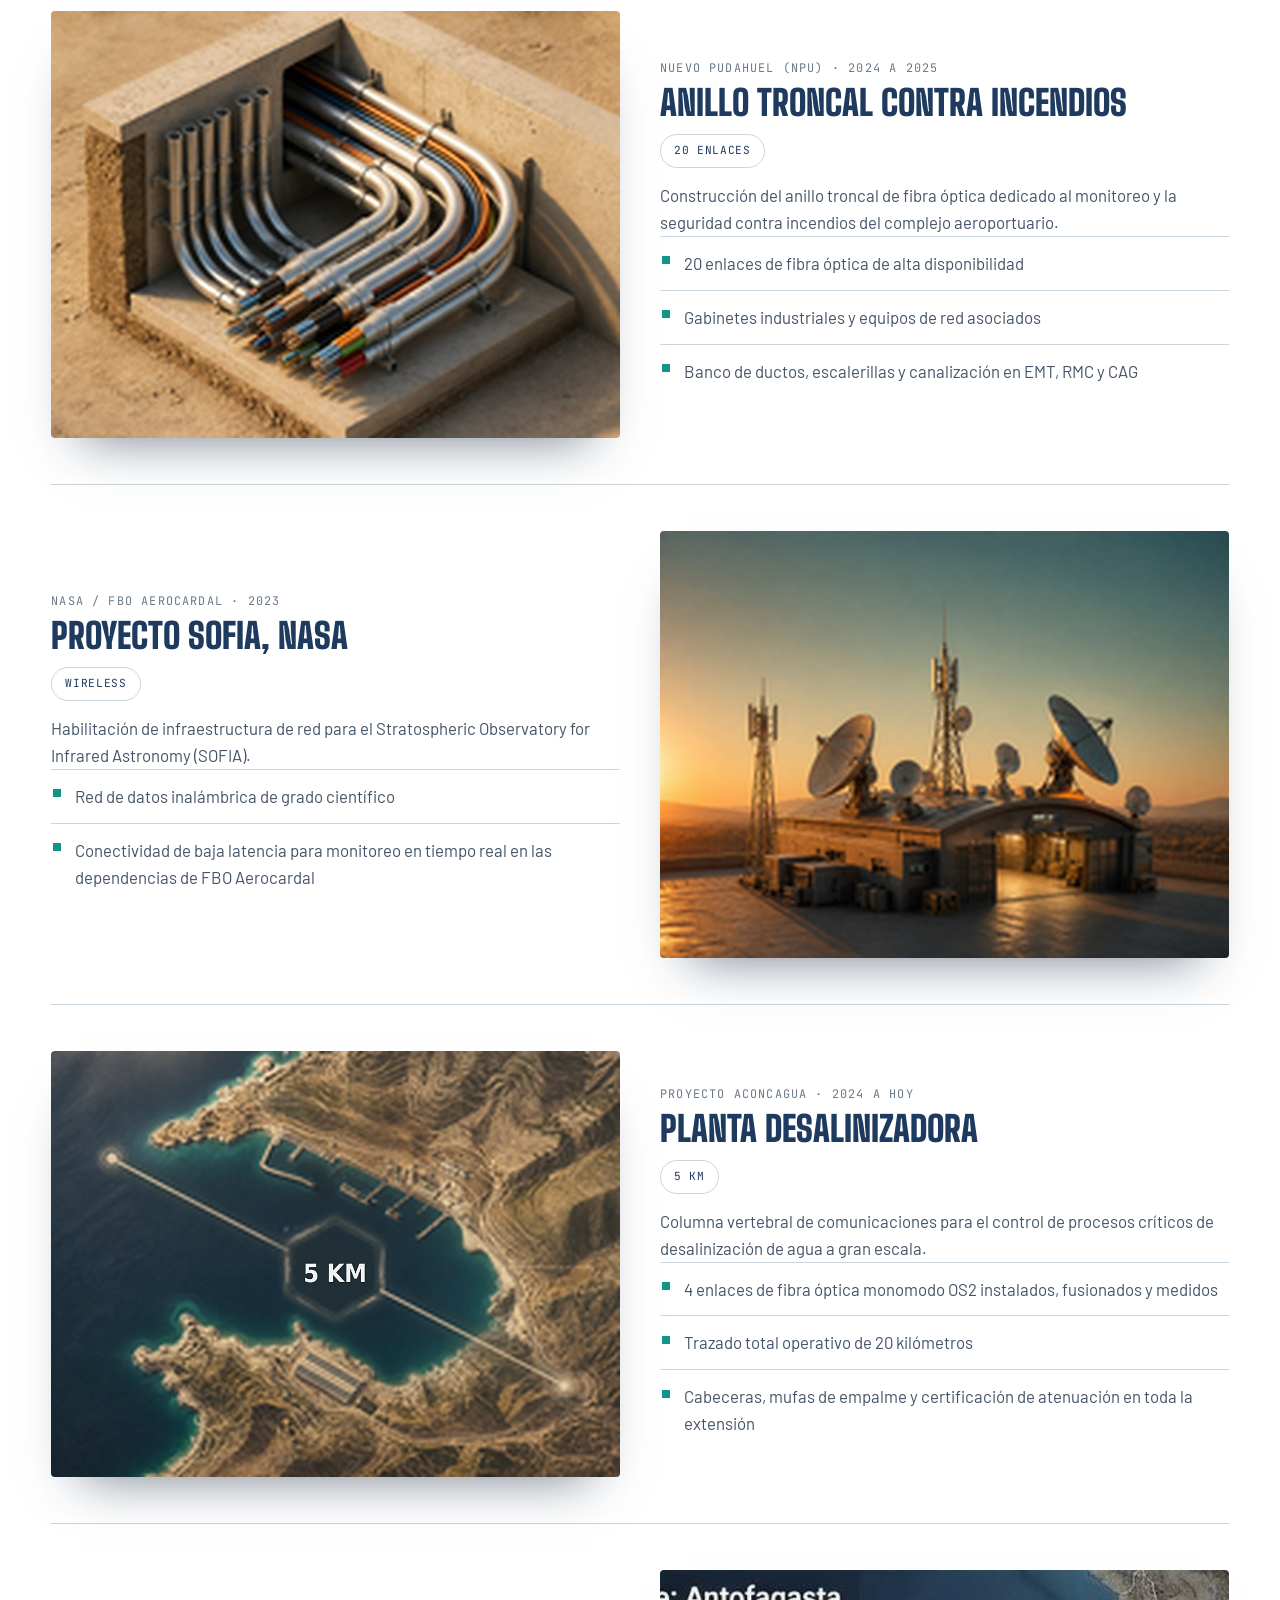
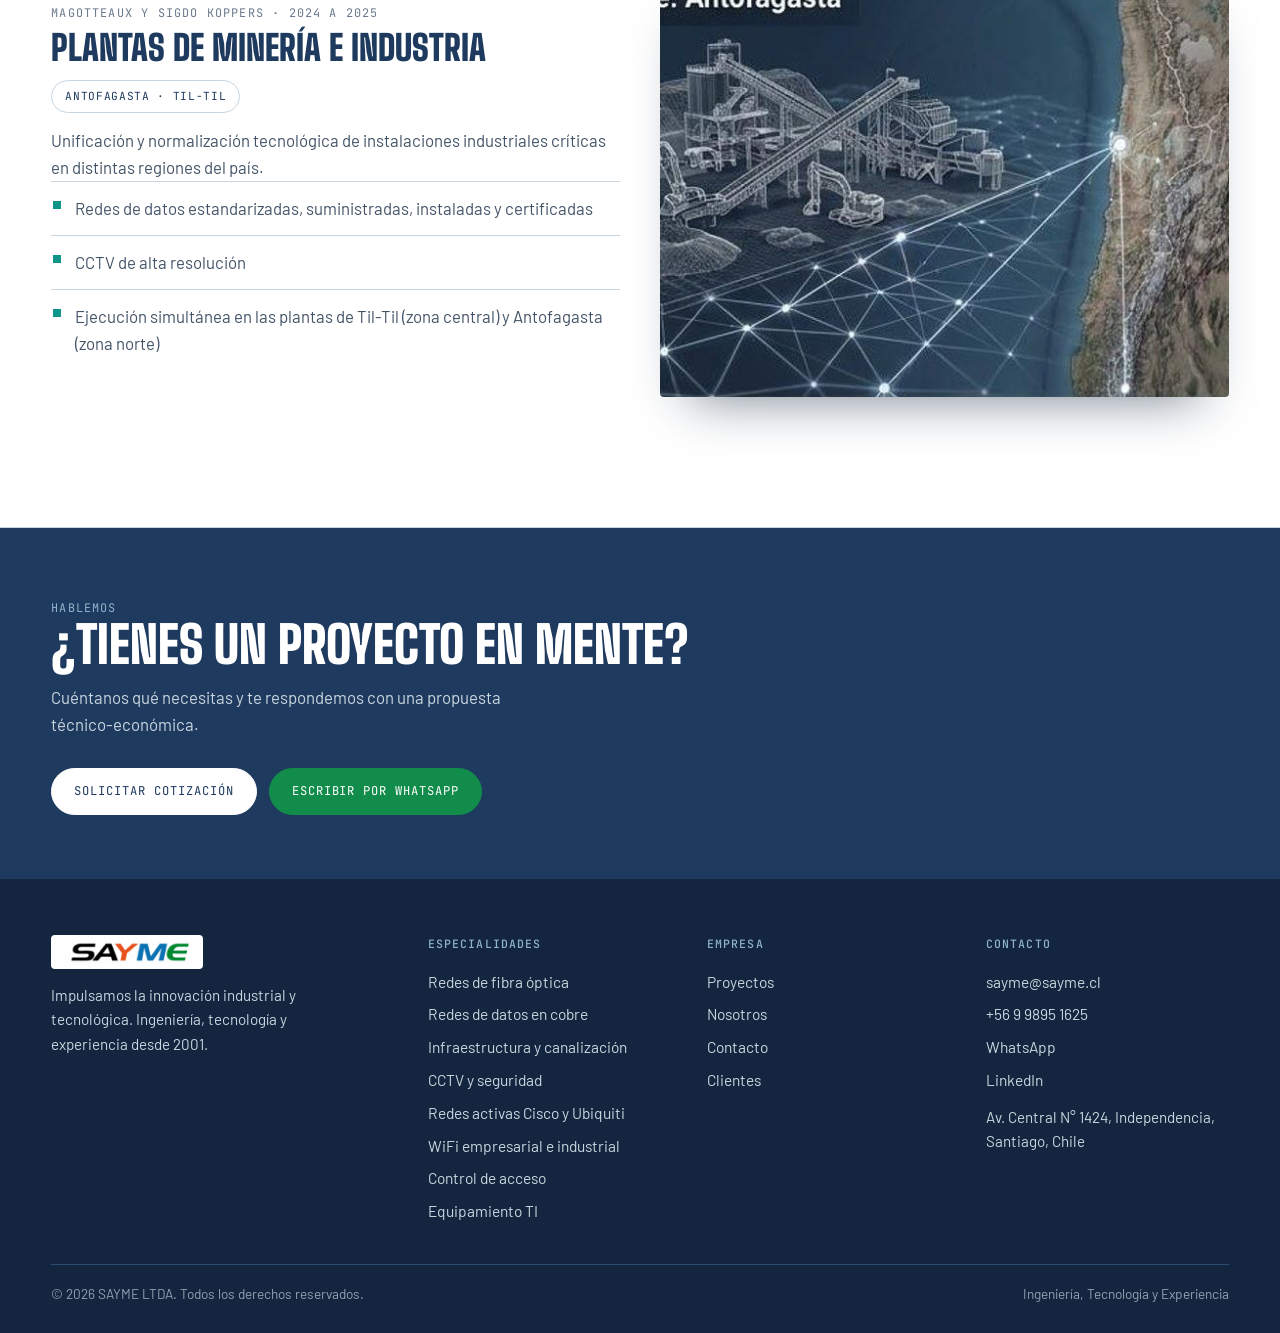
<file: proyectos.html>
<!DOCTYPE html>
<html lang="es">
<head>
<meta charset="utf-8">
<meta name="viewport" content="width=device-width, initial-scale=1">
<title>Proyectos | SAYME</title>
<meta name="description" content="Proyectos de infraestructura crítica de SAYME en aeropuertos, observatorios, plantas de agua y minería.">
<meta property="og:title" content="Proyectos | SAYME">
<meta property="og:description" content="Proyectos de infraestructura crítica de SAYME en aeropuertos, observatorios, plantas de agua y minería.">
<meta property="og:type" content="website">
<meta name="theme-color" content="#1f3a5f">
<link rel="icon" href="assets/img/favicon.svg" type="image/svg+xml">
<link rel="preconnect" href="https://fonts.googleapis.com">
<link rel="preconnect" href="https://fonts.gstatic.com" crossorigin>
<link href="https://fonts.googleapis.com/css2?family=Big+Shoulders+Display:wght@700;900&family=Barlow:wght@400;500&family=JetBrains+Mono:wght@400;500&display=swap" rel="stylesheet">
<link rel="stylesheet" href="assets/css/styles.css">
</head>
<body>
<a class="skip" href="#main">Saltar al contenido</a>
<header class="hdr"><div class="wrap">
  <a class="logo" href="index.html" aria-label="SAYME, inicio"><img src="assets/img/logo-sayme.png" alt="SAYME" width="204" height="34"></a>
  <button class="burger" id="navToggle" aria-label="Abrir menú" aria-expanded="false" aria-controls="nav"><i></i><i></i><i></i></button>
  <nav class="nav" id="nav" aria-label="Principal">
    <a class="l" href="index.html">Inicio</a>
    <div class="dd"><button type="button" aria-haspopup="true">Especialidades &#9662;</button><div class="menu"><a href="fibra-optica.html"><svg class="ic" viewBox="0 0 24 24" fill="none" stroke="currentColor" stroke-width="1.7" stroke-linecap="round" stroke-linejoin="round" aria-hidden="true"><circle cx="12" cy="12" r="3"/><path d="M3 12h6M15 12h6M12 3v3M12 18v3M5.6 5.6l2.1 2.1M16.3 16.3l2.1 2.1M18.4 5.6l-2.1 2.1M7.7 16.3l-2.1 2.1"/></svg>Redes de fibra óptica</a><a href="redes-de-datos.html"><svg class="ic" viewBox="0 0 24 24" fill="none" stroke="currentColor" stroke-width="1.7" stroke-linecap="round" stroke-linejoin="round" aria-hidden="true"><rect x="9" y="3" width="6" height="5"/><rect x="2.5" y="16" width="6" height="5"/><rect x="15.5" y="16" width="6" height="5"/><path d="M12 8v4M5.5 16v-4h13v4"/></svg>Redes de datos en cobre</a><a href="infraestructura-canalizacion.html"><svg class="ic" viewBox="0 0 24 24" fill="none" stroke="currentColor" stroke-width="1.7" stroke-linecap="round" stroke-linejoin="round" aria-hidden="true"><path d="M13 2 4 14h7l-1 8 9-12h-7z"/></svg>Infraestructura y canalización</a><a href="cctv-seguridad.html"><svg class="ic" viewBox="0 0 24 24" fill="none" stroke="currentColor" stroke-width="1.7" stroke-linecap="round" stroke-linejoin="round" aria-hidden="true"><path d="M3 8h13l3 3v4a2 2 0 0 1-2 2H5a2 2 0 0 1-2-2z"/><circle cx="10" cy="12" r="2.5"/><path d="M9 17v3h4"/></svg>CCTV y seguridad</a><a href="redes-cisco.html"><svg class="ic" viewBox="0 0 24 24" fill="none" stroke="currentColor" stroke-width="1.7" stroke-linecap="round" stroke-linejoin="round" aria-hidden="true"><circle cx="12" cy="12" r="9"/><path d="M3 12h18M12 3c3 3 3 15 0 18M12 3c-3 3-3 15 0 18"/></svg>Redes activas Cisco y Ubiquiti</a><a href="wifi.html"><svg class="ic" viewBox="0 0 24 24" fill="none" stroke="currentColor" stroke-width="1.7" stroke-linecap="round" stroke-linejoin="round" aria-hidden="true"><path d="M2.5 9a14 14 0 0 1 19 0M5.5 12.5a9.5 9.5 0 0 1 13 0M8.6 16a5 5 0 0 1 6.8 0"/><circle cx="12" cy="19.2" r="1.2"/></svg>WiFi empresarial e industrial</a><a href="control-de-acceso.html"><svg class="ic" viewBox="0 0 24 24" fill="none" stroke="currentColor" stroke-width="1.7" stroke-linecap="round" stroke-linejoin="round" aria-hidden="true"><rect x="3" y="5" width="18" height="14" rx="2"/><circle cx="9" cy="11" r="2.2"/><path d="M5.5 16c.7-2 5.3-2 6 0M14 10h4M14 13.5h3"/></svg>Control de acceso</a><a href="equipamiento-ti.html"><svg class="ic" viewBox="0 0 24 24" fill="none" stroke="currentColor" stroke-width="1.7" stroke-linecap="round" stroke-linejoin="round" aria-hidden="true"><rect x="3" y="4" width="18" height="12" rx="1.5"/><path d="M8 20h8M12 16v4"/></svg>Equipamiento TI</a></div></div>
    <a class="l on" href="proyectos.html">Proyectos</a>
    <a class="l" href="nosotros.html">Nosotros</a>
    <a class="l" href="contacto.html">Contacto</a>
    <a class="btn sm" href="contacto.html">Cotizar</a>
  </nav>
</div></header>
<main id="main">
<section class="phero"><div class="wrap" style="grid-template-columns:1fr;min-height:0"><div><p class="crumbs"><a href="index.html">Inicio</a> / Proyectos</p><h1>Infraestructura crítica <span>ya desplegada</span></h1><p class="lead">Más de 250 proyectos ejecutados en infraestructura crítica e industrial. Estos son los principales.</p></div></div></section>
<section class="sec"><div class="wrap"><article class="proj" id="amb"><div class="ph" role="img" aria-label="Aeropuerto Arturo Merino Benítez" style="background-image:url(assets/img/proyectos/aeropuerto-t2.jpg)"></div><div><span class="mono">Nuevo Pudahuel · 2017 a hoy</span><h2 style="font-size:2.2rem;margin-top:6px">Aeropuerto Arturo Merino Benítez</h2><div class="tags"><span class="chip">Fibra · CCTV · WiFi</span></div><p>Participación activa en la construcción del nuevo terminal internacional (T2M) y la remodelación integral del terminal nacional (T1M).</p><ul class="list"><li>Backbone de fibra óptica a gran escala</li><li>CCTV sobre plataforma Bosch</li><li>Integración de redes de datos corporativas</li><li>Cobertura inalámbrica para operaciones críticas</li></ul></div></article><article class="proj" id="dgac"><div class="ph" role="img" aria-label="Infraestructura crítica DGAC" style="background-image:url(assets/img/proyectos/dgac-fibra.jpg)"></div><div><span class="mono">DGAC (contrato Vinci &amp; Astaldi) · Terminal T1M</span><h2 style="font-size:2.2rem;margin-top:6px">Infraestructura crítica DGAC</h2><div class="tags"><span class="chip">40 enlaces</span></div><p>Suministro e instalación del núcleo de comunicaciones de fibra óptica para las nuevas instalaciones de la Dirección General de Aeronáutica Civil.</p><ul class="list"><li>Instalación y certificación de 40 enlaces de fibra óptica, monomodo y multimodo</li><li>Protección reforzada del cableado para garantizar continuidad operativa</li></ul></div></article><article class="proj" id="incendios"><div class="ph" role="img" aria-label="Anillo troncal contra incendios" style="background-image:url(assets/img/proyectos/anillo-incendios.jpg)"></div><div><span class="mono">Nuevo Pudahuel (NPU) · 2024 a 2025</span><h2 style="font-size:2.2rem;margin-top:6px">Anillo troncal contra incendios</h2><div class="tags"><span class="chip">20 enlaces</span></div><p>Construcción del anillo troncal de fibra óptica dedicado al monitoreo y la seguridad contra incendios del complejo aeroportuario.</p><ul class="list"><li>20 enlaces de fibra óptica de alta disponibilidad</li><li>Gabinetes industriales y equipos de red asociados</li><li>Banco de ductos, escalerillas y canalización en EMT, RMC y CAG</li></ul></div></article><article class="proj" id="sofia"><div class="ph" role="img" aria-label="Proyecto SOFIA, NASA" style="background-image:url(assets/img/proyectos/sofia-wifi.jpg)"></div><div><span class="mono">NASA / FBO Aerocardal · 2023</span><h2 style="font-size:2.2rem;margin-top:6px">Proyecto SOFIA, NASA</h2><div class="tags"><span class="chip">Wireless</span></div><p>Habilitación de infraestructura de red para el Stratospheric Observatory for Infrared Astronomy (SOFIA).</p><ul class="list"><li>Red de datos inalámbrica de grado científico</li><li>Conectividad de baja latencia para monitoreo en tiempo real en las dependencias de FBO Aerocardal</li></ul></div></article><article class="proj" id="aconcagua"><div class="ph" role="img" aria-label="Planta desalinizadora" style="background-image:url(assets/img/proyectos/aconcagua-5km.jpg)"></div><div><span class="mono">Proyecto Aconcagua · 2024 a hoy</span><h2 style="font-size:2.2rem;margin-top:6px">Planta desalinizadora</h2><div class="tags"><span class="chip">5 km</span></div><p>Columna vertebral de comunicaciones para el control de procesos críticos de desalinización de agua a gran escala.</p><ul class="list"><li>4 enlaces de fibra óptica monomodo OS2 instalados, fusionados y medidos</li><li>Trazado total operativo de 20 kilómetros</li><li>Cabeceras, mufas de empalme y certificación de atenuación en toda la extensión</li></ul></div></article><article class="proj" id="mineria"><div class="ph" role="img" aria-label="Plantas de minería e industria" style="background-image:url(assets/img/proyectos/mineria-antofagasta.jpg)"></div><div><span class="mono">Magotteaux y Sigdo Koppers · 2024 a 2025</span><h2 style="font-size:2.2rem;margin-top:6px">Plantas de minería e industria</h2><div class="tags"><span class="chip">Antofagasta · Til-Til</span></div><p>Unificación y normalización tecnológica de instalaciones industriales críticas en distintas regiones del país.</p><ul class="list"><li>Redes de datos estandarizadas, suministradas, instaladas y certificadas</li><li>CCTV de alta resolución</li><li>Ejecución simultánea en las plantas de Til-Til (zona central) y Antofagasta (zona norte)</li></ul></div></article></div></section></main>
<section class="cta-band"><div class="wrap">
  <span class="mono" style="color:#8fb3c9">Hablemos</span><h2>¿Tienes un proyecto en mente?</h2><p>Cuéntanos qué necesitas y te respondemos con una propuesta técnico-económica.</p>
  <div class="cta"><a class="btn" href="contacto.html">Solicitar cotización</a><a class="btn wa" data-wa="Hola SAYME, vi sus proyectos y quisiera cotizar uno." href="#">Escribir por WhatsApp</a></div>
</div></section>
<footer class="ftr"><div class="wrap">
  <div class="cols">
    <div><img src="assets/img/logo-sayme.png" alt="SAYME" width="204" height="34"><p>Impulsamos la innovación industrial y tecnológica. Ingeniería, tecnología y experiencia desde 2001.</p></div>
    <div><h4>Especialidades</h4><a href="fibra-optica.html">Redes de fibra óptica</a><a href="redes-de-datos.html">Redes de datos en cobre</a><a href="infraestructura-canalizacion.html">Infraestructura y canalización</a><a href="cctv-seguridad.html">CCTV y seguridad</a><a href="redes-cisco.html">Redes activas Cisco y Ubiquiti</a><a href="wifi.html">WiFi empresarial e industrial</a><a href="control-de-acceso.html">Control de acceso</a><a href="equipamiento-ti.html">Equipamiento TI</a></div>
    <div><h4>Empresa</h4><a href="proyectos.html">Proyectos</a><a href="nosotros.html">Nosotros</a><a href="contacto.html">Contacto</a><a href="index.html#clientes">Clientes</a></div>
    <div><h4>Contacto</h4><a href="mailto:sayme@sayme.cl">sayme@sayme.cl</a><a href="tel:+56998951625">+56 9 9895 1625</a><a data-wa="1" href="#">WhatsApp</a><a data-linkedin href="https://www.linkedin.com/company/sayme-ltda/">LinkedIn</a><p style="margin-top:8px">Av. Central N° 1424, Independencia, Santiago, Chile</p></div>
  </div>
  <div class="fine"><span>&copy; 2026 SAYME LTDA. Todos los derechos reservados.</span><span>Ingeniería, Tecnología y Experiencia</span></div>
</div></footer>
<a class="wa-fab" data-wa="1" href="#" aria-label="Escribir por WhatsApp"><svg viewBox="0 0 32 32" aria-hidden="true"><path fill="#073b1f" d="M16.04 3C9.4 3 4 8.4 4 15.04c0 2.12.55 4.18 1.6 6L4 28l7.1-1.86a12 12 0 0 0 4.94 1.06h.01C22.7 27.2 28 21.8 28 15.16 28 8.5 22.7 3 16.04 3zm0 22.1a9.9 9.9 0 0 1-5.04-1.38l-.36-.21-3.76.98 1-3.66-.24-.38a9.9 9.9 0 0 1-1.52-5.3c0-5.5 4.48-9.96 9.98-9.96 5.5 0 9.96 4.46 9.96 9.96 0 5.5-4.46 9.95-9.96 9.95zm5.46-7.45c-.3-.15-1.77-.87-2.04-.97-.28-.1-.48-.15-.68.15-.2.3-.78.97-.95 1.17-.18.2-.35.22-.65.07-.3-.15-1.26-.46-2.4-1.48-.9-.8-1.5-1.77-1.67-2.07-.18-.3-.02-.46.13-.6.13-.13.3-.35.45-.52.15-.18.2-.3.3-.5.1-.2.05-.38-.02-.53-.08-.15-.68-1.64-.93-2.25-.25-.58-.5-.5-.68-.5h-.58c-.2 0-.53.08-.8.38-.28.3-1.05 1.03-1.05 2.5s1.08 2.9 1.23 3.1c.15.2 2.12 3.24 5.14 4.54.72.3 1.28.5 1.72.64.72.23 1.38.2 1.9.12.58-.09 1.77-.72 2.02-1.42.25-.7.25-1.3.18-1.42-.08-.13-.28-.2-.58-.35z"/></svg><span>WhatsApp</span></a>
<script src="assets/js/config.js"></script>
<script src="assets/js/site.js"></script>
<script src="assets/js/linkedin.js"></script>
</body>
</html>
</file>
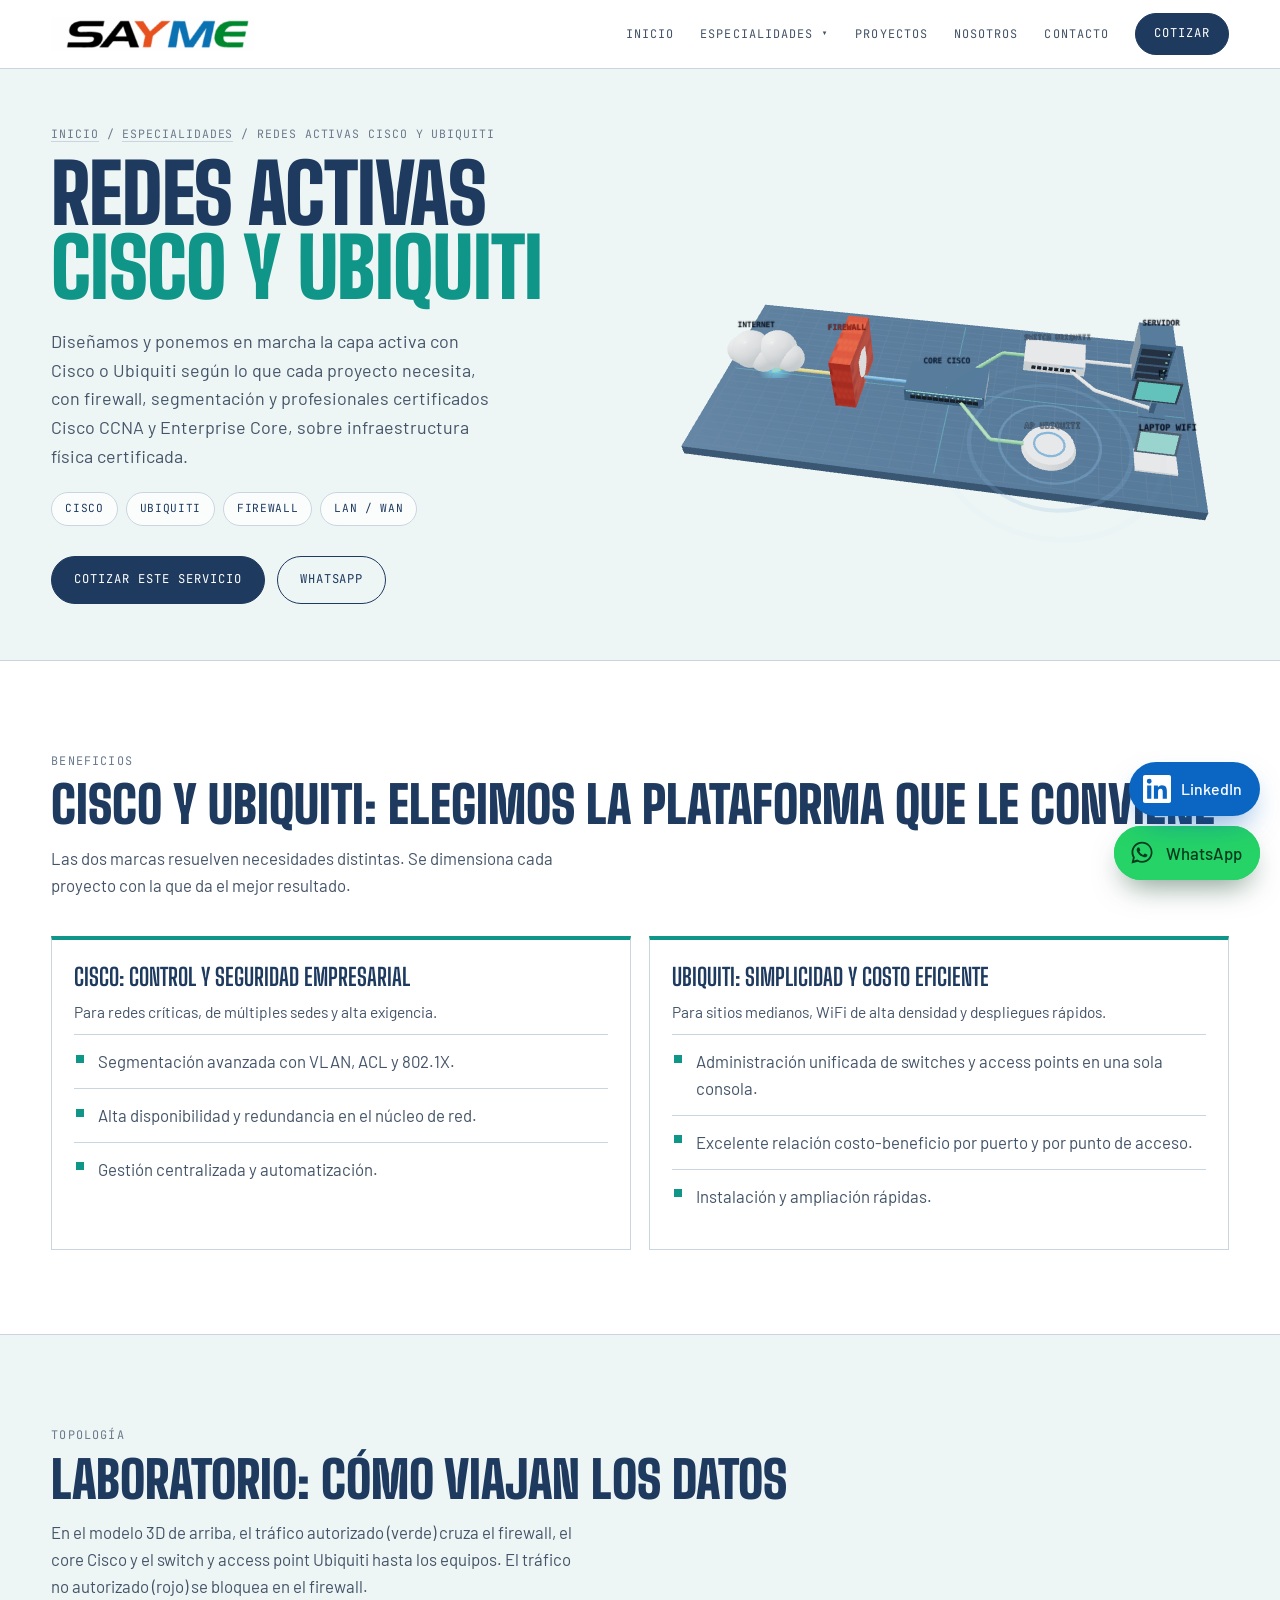
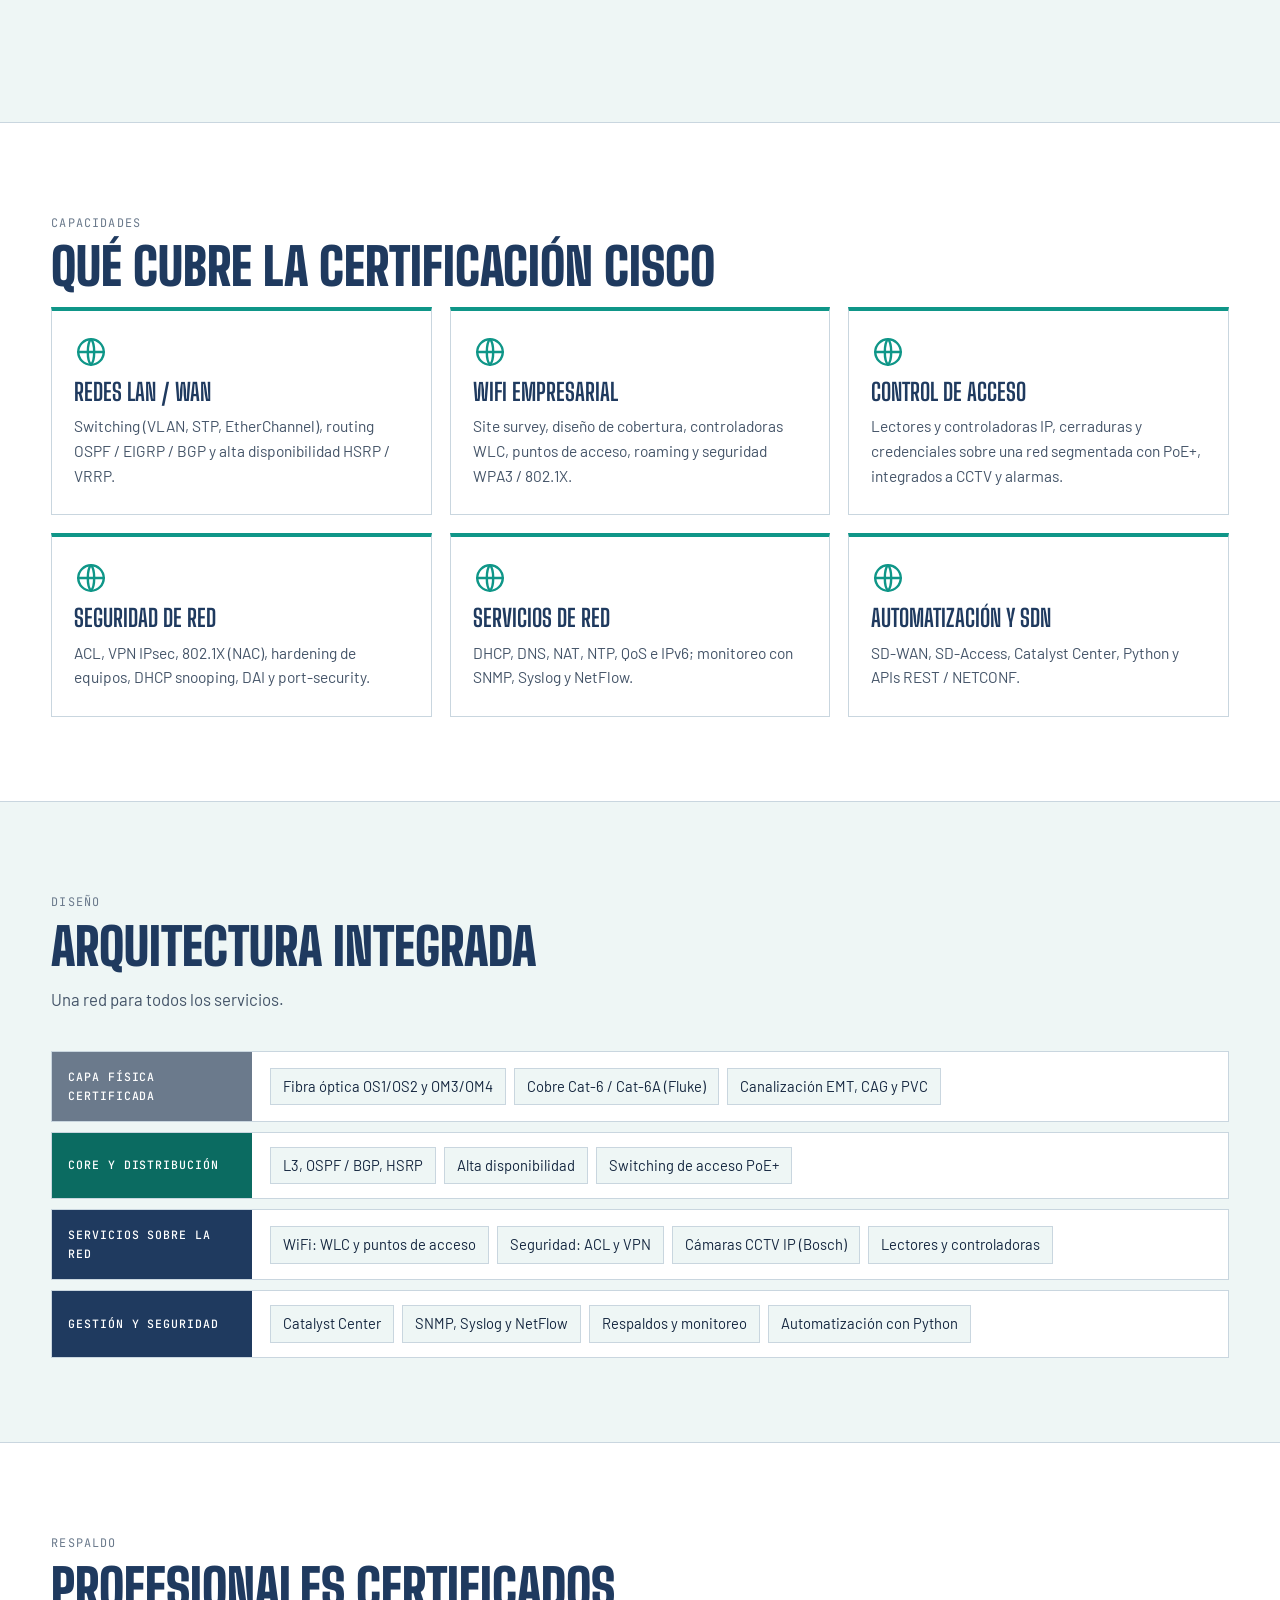
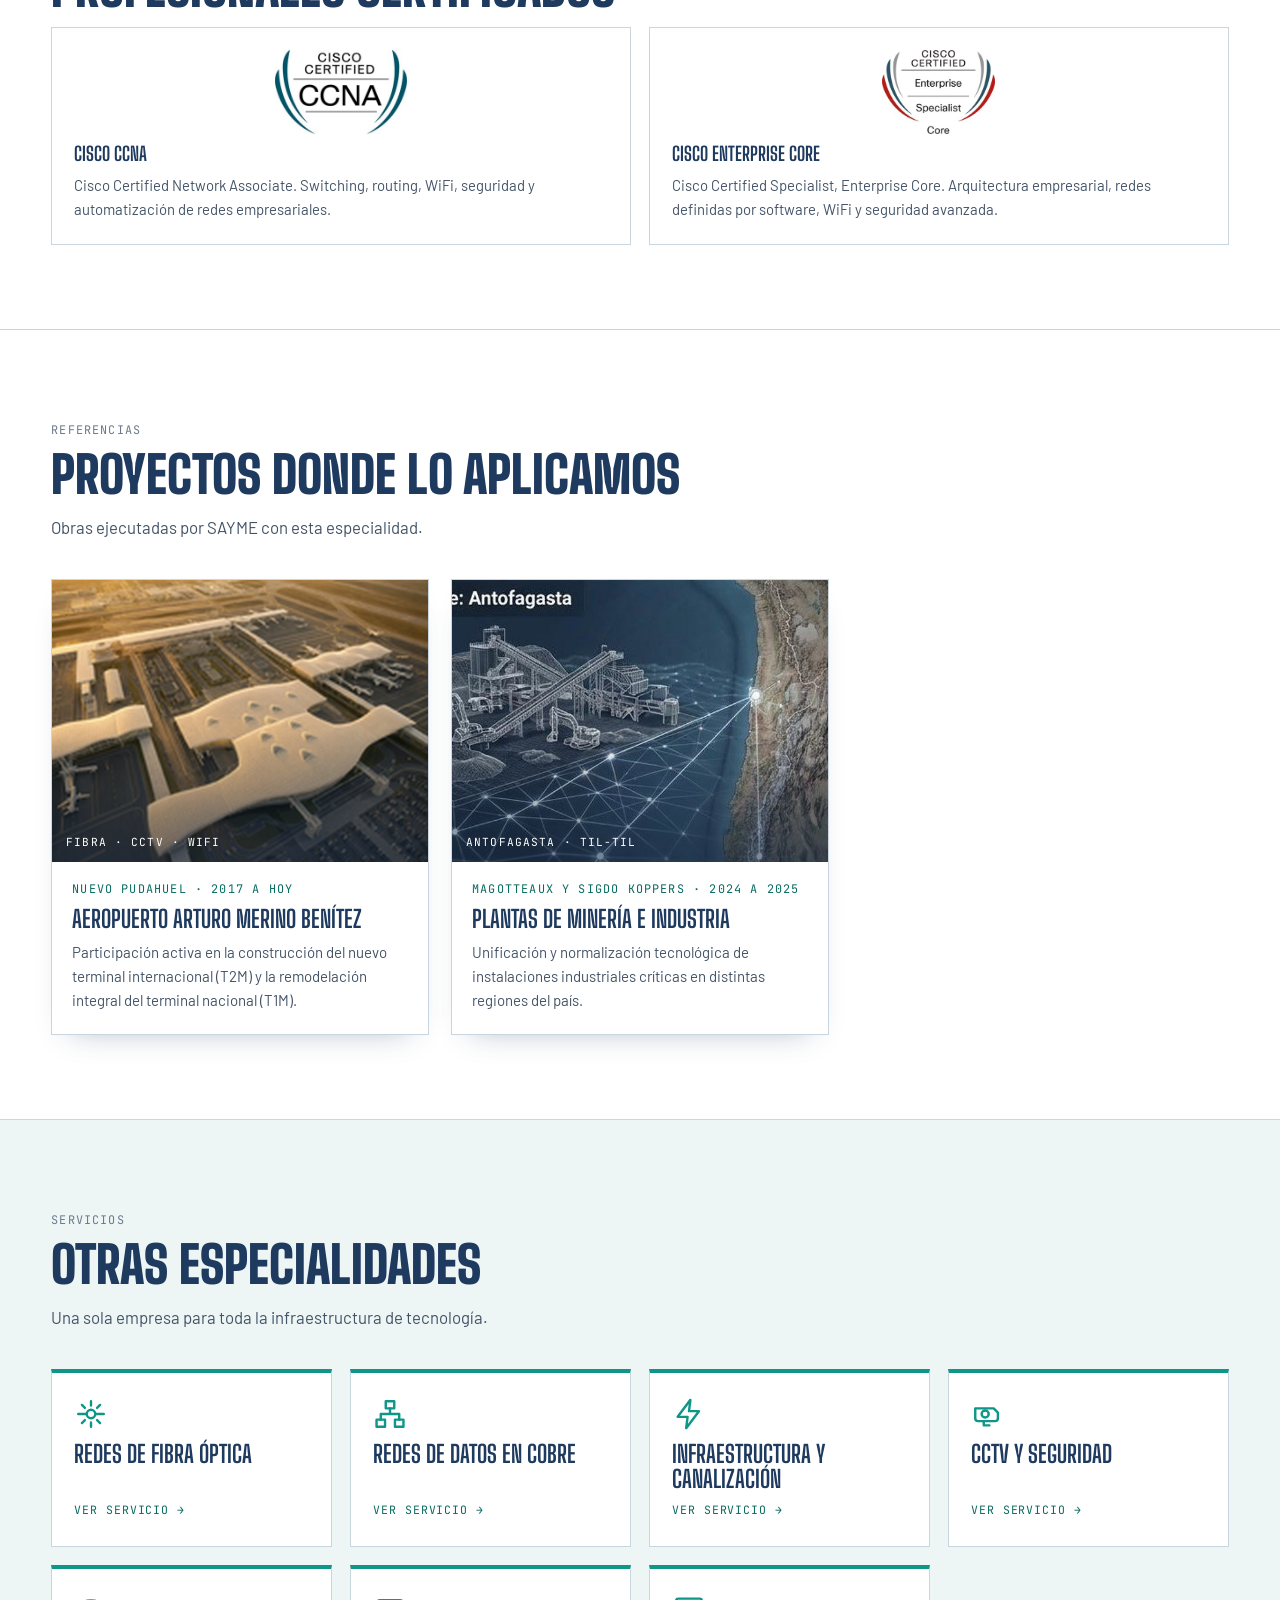
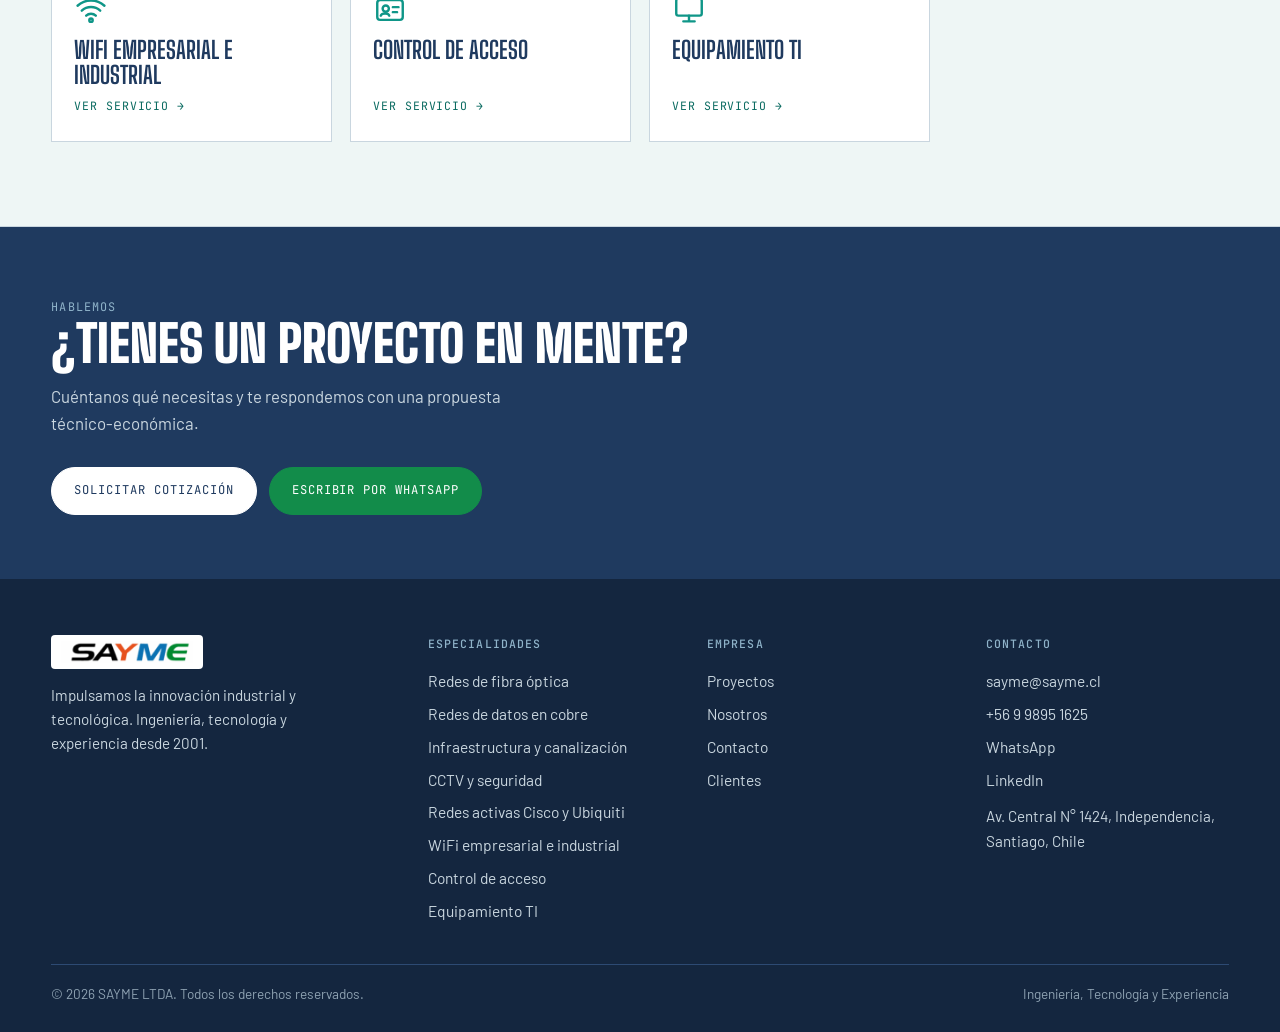
<file: redes-cisco.html>
<!DOCTYPE html>
<html lang="es">
<head>
<meta charset="utf-8">
<meta name="viewport" content="width=device-width, initial-scale=1">
<title>Redes activas Cisco y Ubiquiti | SAYME</title>
<meta name="description" content="Diseño, configuración y puesta en marcha de redes activas Cisco: switching, routing, WiFi, seguridad y automatización, por profesionales CCNA y Enterprise Core.">
<meta property="og:title" content="Redes activas Cisco y Ubiquiti | SAYME">
<meta property="og:description" content="Diseño, configuración y puesta en marcha de redes activas Cisco: switching, routing, WiFi, seguridad y automatización, por profesionales CCNA y Enterprise Core.">
<meta property="og:type" content="website">
<meta name="theme-color" content="#1f3a5f">
<link rel="icon" href="assets/img/favicon.svg" type="image/svg+xml">
<link rel="preconnect" href="https://fonts.googleapis.com">
<link rel="preconnect" href="https://fonts.gstatic.com" crossorigin>
<link href="https://fonts.googleapis.com/css2?family=Big+Shoulders+Display:wght@700;900&family=Barlow:wght@400;500&family=JetBrains+Mono:wght@400;500&display=swap" rel="stylesheet">
<link rel="stylesheet" href="assets/css/styles.css">
</head>
<body>
<a class="skip" href="#main">Saltar al contenido</a>
<header class="hdr"><div class="wrap">
  <a class="logo" href="index.html" aria-label="SAYME, inicio"><img src="assets/img/logo-sayme.png" alt="SAYME" width="204" height="34"></a>
  <button class="burger" id="navToggle" aria-label="Abrir menú" aria-expanded="false" aria-controls="nav"><i></i><i></i><i></i></button>
  <nav class="nav" id="nav" aria-label="Principal">
    <a class="l" href="index.html">Inicio</a>
    <div class="dd"><button type="button" aria-haspopup="true">Especialidades &#9662;</button><div class="menu"><a href="fibra-optica.html"><svg class="ic" viewBox="0 0 24 24" fill="none" stroke="currentColor" stroke-width="1.7" stroke-linecap="round" stroke-linejoin="round" aria-hidden="true"><circle cx="12" cy="12" r="3"/><path d="M3 12h6M15 12h6M12 3v3M12 18v3M5.6 5.6l2.1 2.1M16.3 16.3l2.1 2.1M18.4 5.6l-2.1 2.1M7.7 16.3l-2.1 2.1"/></svg>Redes de fibra óptica</a><a href="redes-de-datos.html"><svg class="ic" viewBox="0 0 24 24" fill="none" stroke="currentColor" stroke-width="1.7" stroke-linecap="round" stroke-linejoin="round" aria-hidden="true"><rect x="9" y="3" width="6" height="5"/><rect x="2.5" y="16" width="6" height="5"/><rect x="15.5" y="16" width="6" height="5"/><path d="M12 8v4M5.5 16v-4h13v4"/></svg>Redes de datos en cobre</a><a href="infraestructura-canalizacion.html"><svg class="ic" viewBox="0 0 24 24" fill="none" stroke="currentColor" stroke-width="1.7" stroke-linecap="round" stroke-linejoin="round" aria-hidden="true"><path d="M13 2 4 14h7l-1 8 9-12h-7z"/></svg>Infraestructura y canalización</a><a href="cctv-seguridad.html"><svg class="ic" viewBox="0 0 24 24" fill="none" stroke="currentColor" stroke-width="1.7" stroke-linecap="round" stroke-linejoin="round" aria-hidden="true"><path d="M3 8h13l3 3v4a2 2 0 0 1-2 2H5a2 2 0 0 1-2-2z"/><circle cx="10" cy="12" r="2.5"/><path d="M9 17v3h4"/></svg>CCTV y seguridad</a><a href="redes-cisco.html"><svg class="ic" viewBox="0 0 24 24" fill="none" stroke="currentColor" stroke-width="1.7" stroke-linecap="round" stroke-linejoin="round" aria-hidden="true"><circle cx="12" cy="12" r="9"/><path d="M3 12h18M12 3c3 3 3 15 0 18M12 3c-3 3-3 15 0 18"/></svg>Redes activas Cisco y Ubiquiti</a><a href="wifi.html"><svg class="ic" viewBox="0 0 24 24" fill="none" stroke="currentColor" stroke-width="1.7" stroke-linecap="round" stroke-linejoin="round" aria-hidden="true"><path d="M2.5 9a14 14 0 0 1 19 0M5.5 12.5a9.5 9.5 0 0 1 13 0M8.6 16a5 5 0 0 1 6.8 0"/><circle cx="12" cy="19.2" r="1.2"/></svg>WiFi empresarial e industrial</a><a href="control-de-acceso.html"><svg class="ic" viewBox="0 0 24 24" fill="none" stroke="currentColor" stroke-width="1.7" stroke-linecap="round" stroke-linejoin="round" aria-hidden="true"><rect x="3" y="5" width="18" height="14" rx="2"/><circle cx="9" cy="11" r="2.2"/><path d="M5.5 16c.7-2 5.3-2 6 0M14 10h4M14 13.5h3"/></svg>Control de acceso</a><a href="equipamiento-ti.html"><svg class="ic" viewBox="0 0 24 24" fill="none" stroke="currentColor" stroke-width="1.7" stroke-linecap="round" stroke-linejoin="round" aria-hidden="true"><rect x="3" y="4" width="18" height="12" rx="1.5"/><path d="M8 20h8M12 16v4"/></svg>Equipamiento TI</a></div></div>
    <a class="l" href="proyectos.html">Proyectos</a>
    <a class="l" href="nosotros.html">Nosotros</a>
    <a class="l" href="contacto.html">Contacto</a>
    <a class="btn sm" href="contacto.html">Cotizar</a>
  </nav>
</div></header>
<main id="main">
<section class="phero"><div class="wrap">
  <div>
    <p class="crumbs"><a href="index.html">Inicio</a> / <a href="index.html#especialidades">Especialidades</a> / Redes activas Cisco y Ubiquiti</p>
    <h1>Redes activas <span>Cisco y Ubiquiti</span></h1>
    <p class="lead">Diseñamos y ponemos en marcha la capa activa con Cisco o Ubiquiti según lo que cada proyecto necesita, con firewall, segmentación y profesionales certificados Cisco CCNA y Enterprise Core, sobre infraestructura física certificada.</p>
    <div class="chips" style="margin-top:22px"><span class="chip">Cisco</span><span class="chip">Ubiquiti</span><span class="chip">Firewall</span><span class="chip">LAN / WAN</span></div>
    <div class="cta"><a class="btn" href="contacto.html?servicio=Redes%20activas%20Cisco%20y%20Ubiquiti">Cotizar este servicio</a><a class="btn ghost" data-wa="Hola SAYME, quisiera cotizar redes activas Cisco (switching, routing o seguridad)." href="#">WhatsApp</a></div>
  </div>
  <div class="art"><canvas data-scene="lab" aria-label="Laboratorio de red en 3D: Internet, firewall, core Cisco, switch y access point Ubiquiti. Los paquetes de datos recorren la topología y el firewall bloquea el tráfico no autorizado."></canvas></div>
</div></section>
<section class="sec"><div class="wrap">
  <span class="mono">Beneficios</span><h2>Cisco y Ubiquiti: elegimos la plataforma que le conviene</h2><p class="sub">Las dos marcas resuelven necesidades distintas. Se dimensiona cada proyecto con la que da el mejor resultado.</p>
  <div class="grid g2"><div class="card"><h3>Cisco: control y seguridad empresarial</h3><p>Para redes críticas, de múltiples sedes y alta exigencia.</p><ul class="list"><li>Segmentación avanzada con VLAN, ACL y 802.1X.</li><li>Alta disponibilidad y redundancia en el núcleo de red.</li><li>Gestión centralizada y automatización.</li></ul></div><div class="card"><h3>Ubiquiti: simplicidad y costo eficiente</h3><p>Para sitios medianos, WiFi de alta densidad y despliegues rápidos.</p><ul class="list"><li>Administración unificada de switches y access points en una sola consola.</li><li>Excelente relación costo-beneficio por puerto y por punto de acceso.</li><li>Instalación y ampliación rápidas.</li></ul></div></div>
</div></section>
<section class="sec alt"><div class="wrap">
  <span class="mono">Topología</span><h2>Laboratorio: cómo viajan los datos</h2><p class="sub">En el modelo 3D de arriba, el tráfico autorizado (verde) cruza el firewall, el core Cisco y el switch y access point Ubiquiti hasta los equipos. El tráfico no autorizado (rojo) se bloquea en el firewall.</p>
  
</div></section>
<section class="sec"><div class="wrap">
  <span class="mono">Capacidades</span><h2>Qué cubre la certificación Cisco</h2>
  <div class="grid g3"><article class="card"><svg class="ic" viewBox="0 0 24 24" fill="none" stroke="currentColor" stroke-width="1.7" stroke-linecap="round" stroke-linejoin="round" aria-hidden="true"><circle cx="12" cy="12" r="9"/><path d="M3 12h18M12 3c3 3 3 15 0 18M12 3c-3 3-3 15 0 18"/></svg><h3>Redes LAN / WAN</h3><p>Switching (VLAN, STP, EtherChannel), routing OSPF / EIGRP / BGP y alta disponibilidad HSRP / VRRP.</p></article><article class="card"><svg class="ic" viewBox="0 0 24 24" fill="none" stroke="currentColor" stroke-width="1.7" stroke-linecap="round" stroke-linejoin="round" aria-hidden="true"><circle cx="12" cy="12" r="9"/><path d="M3 12h18M12 3c3 3 3 15 0 18M12 3c-3 3-3 15 0 18"/></svg><h3>WiFi empresarial</h3><p>Site survey, diseño de cobertura, controladoras WLC, puntos de acceso, roaming y seguridad WPA3 / 802.1X.</p></article><article class="card"><svg class="ic" viewBox="0 0 24 24" fill="none" stroke="currentColor" stroke-width="1.7" stroke-linecap="round" stroke-linejoin="round" aria-hidden="true"><circle cx="12" cy="12" r="9"/><path d="M3 12h18M12 3c3 3 3 15 0 18M12 3c-3 3-3 15 0 18"/></svg><h3>Control de acceso</h3><p>Lectores y controladoras IP, cerraduras y credenciales sobre una red segmentada con PoE+, integrados a CCTV y alarmas.</p></article><article class="card"><svg class="ic" viewBox="0 0 24 24" fill="none" stroke="currentColor" stroke-width="1.7" stroke-linecap="round" stroke-linejoin="round" aria-hidden="true"><circle cx="12" cy="12" r="9"/><path d="M3 12h18M12 3c3 3 3 15 0 18M12 3c-3 3-3 15 0 18"/></svg><h3>Seguridad de red</h3><p>ACL, VPN IPsec, 802.1X (NAC), hardening de equipos, DHCP snooping, DAI y port-security.</p></article><article class="card"><svg class="ic" viewBox="0 0 24 24" fill="none" stroke="currentColor" stroke-width="1.7" stroke-linecap="round" stroke-linejoin="round" aria-hidden="true"><circle cx="12" cy="12" r="9"/><path d="M3 12h18M12 3c3 3 3 15 0 18M12 3c-3 3-3 15 0 18"/></svg><h3>Servicios de red</h3><p>DHCP, DNS, NAT, NTP, QoS e IPv6; monitoreo con SNMP, Syslog y NetFlow.</p></article><article class="card"><svg class="ic" viewBox="0 0 24 24" fill="none" stroke="currentColor" stroke-width="1.7" stroke-linecap="round" stroke-linejoin="round" aria-hidden="true"><circle cx="12" cy="12" r="9"/><path d="M3 12h18M12 3c3 3 3 15 0 18M12 3c-3 3-3 15 0 18"/></svg><h3>Automatización y SDN</h3><p>SD-WAN, SD-Access, Catalyst Center, Python y APIs REST / NETCONF.</p></article></div>
</div></section>
<section class="sec alt"><div class="wrap">
  <span class="mono">Diseño</span><h2>Arquitectura integrada</h2><p class="sub">Una red para todos los servicios.</p>
  <div class="arch">
     <div class="row"><b>Capa física certificada</b><div><span class="tg">Fibra óptica OS1/OS2 y OM3/OM4</span><span class="tg">Cobre Cat-6 / Cat-6A (Fluke)</span><span class="tg">Canalización EMT, CAG y PVC</span></div></div>
     <div class="row"><b>Core y distribución</b><div><span class="tg">L3, OSPF / BGP, HSRP</span><span class="tg">Alta disponibilidad</span><span class="tg">Switching de acceso PoE+</span></div></div>
     <div class="row"><b>Servicios sobre la red</b><div><span class="tg">WiFi: WLC y puntos de acceso</span><span class="tg">Seguridad: ACL y VPN</span><span class="tg">Cámaras CCTV IP (Bosch)</span><span class="tg">Lectores y controladoras</span></div></div>
     <div class="row"><b>Gestión y seguridad</b><div><span class="tg">Catalyst Center</span><span class="tg">SNMP, Syslog y NetFlow</span><span class="tg">Respaldos y monitoreo</span><span class="tg">Automatización con Python</span></div></div>
     </div>
</div></section>
<section class="sec"><div class="wrap">
  <span class="mono">Respaldo</span><h2>Profesionales certificados</h2>
  <div class="certs" style="grid-template-columns:repeat(2,minmax(0,1fr))"><div class="cert"><div class="lg"><img src="assets/img/certificaciones/cisco-ccna.jpg" alt="Cisco Certified CCNA" loading="lazy"></div><h3>Cisco CCNA</h3><p>Cisco Certified Network Associate. Switching, routing, WiFi, seguridad y automatización de redes empresariales.</p></div><div class="cert"><div class="lg"><img src="assets/img/certificaciones/cisco-enterprise-core.jpg" alt="Cisco Certified Specialist Enterprise Core" loading="lazy"></div><h3>Cisco Enterprise Core</h3><p>Cisco Certified Specialist, Enterprise Core. Arquitectura empresarial, redes definidas por software, WiFi y seguridad avanzada.</p></div></div>
</div></section>
<section class="sec"><div class="wrap">
  <span class="mono">Referencias</span><h2>Proyectos donde lo aplicamos</h2><p class="sub">Obras ejecutadas por SAYME con esta especialidad.</p>
  <div class="pgrid"><a class="pc tilt" href="proyectos.html#amb"><div class="im" style="background-image:url(assets/img/proyectos/aeropuerto-t2.jpg)" role="img" aria-label="Aeropuerto Arturo Merino Benítez"><i>Fibra · CCTV · WiFi</i></div><div class="tx"><span class="mono">Nuevo Pudahuel · 2017 a hoy</span><h3>Aeropuerto Arturo Merino Benítez</h3><p>Participación activa en la construcción del nuevo terminal internacional (T2M) y la remodelación integral del terminal nacional (T1M).</p></div></a><a class="pc tilt" href="proyectos.html#mineria"><div class="im" style="background-image:url(assets/img/proyectos/mineria-antofagasta.jpg)" role="img" aria-label="Plantas de minería e industria"><i>Antofagasta · Til-Til</i></div><div class="tx"><span class="mono">Magotteaux y Sigdo Koppers · 2024 a 2025</span><h3>Plantas de minería e industria</h3><p>Unificación y normalización tecnológica de instalaciones industriales críticas en distintas regiones del país.</p></div></a></div>
</div></section>
<section class="sec alt"><div class="wrap">
  <span class="mono">Servicios</span><h2>Otras especialidades</h2><p class="sub">Una sola empresa para toda la infraestructura de tecnología.</p>
  <div class="grid g4"><a class="card" href="fibra-optica.html"><svg class="ic" viewBox="0 0 24 24" fill="none" stroke="currentColor" stroke-width="1.7" stroke-linecap="round" stroke-linejoin="round" aria-hidden="true"><circle cx="12" cy="12" r="3"/><path d="M3 12h6M15 12h6M12 3v3M12 18v3M5.6 5.6l2.1 2.1M16.3 16.3l2.1 2.1M18.4 5.6l-2.1 2.1M7.7 16.3l-2.1 2.1"/></svg><h3>Redes de fibra óptica</h3><span class="more">Ver servicio &rarr;</span></a><a class="card" href="redes-de-datos.html"><svg class="ic" viewBox="0 0 24 24" fill="none" stroke="currentColor" stroke-width="1.7" stroke-linecap="round" stroke-linejoin="round" aria-hidden="true"><rect x="9" y="3" width="6" height="5"/><rect x="2.5" y="16" width="6" height="5"/><rect x="15.5" y="16" width="6" height="5"/><path d="M12 8v4M5.5 16v-4h13v4"/></svg><h3>Redes de datos en cobre</h3><span class="more">Ver servicio &rarr;</span></a><a class="card" href="infraestructura-canalizacion.html"><svg class="ic" viewBox="0 0 24 24" fill="none" stroke="currentColor" stroke-width="1.7" stroke-linecap="round" stroke-linejoin="round" aria-hidden="true"><path d="M13 2 4 14h7l-1 8 9-12h-7z"/></svg><h3>Infraestructura y canalización</h3><span class="more">Ver servicio &rarr;</span></a><a class="card" href="cctv-seguridad.html"><svg class="ic" viewBox="0 0 24 24" fill="none" stroke="currentColor" stroke-width="1.7" stroke-linecap="round" stroke-linejoin="round" aria-hidden="true"><path d="M3 8h13l3 3v4a2 2 0 0 1-2 2H5a2 2 0 0 1-2-2z"/><circle cx="10" cy="12" r="2.5"/><path d="M9 17v3h4"/></svg><h3>CCTV y seguridad</h3><span class="more">Ver servicio &rarr;</span></a><a class="card" href="wifi.html"><svg class="ic" viewBox="0 0 24 24" fill="none" stroke="currentColor" stroke-width="1.7" stroke-linecap="round" stroke-linejoin="round" aria-hidden="true"><path d="M2.5 9a14 14 0 0 1 19 0M5.5 12.5a9.5 9.5 0 0 1 13 0M8.6 16a5 5 0 0 1 6.8 0"/><circle cx="12" cy="19.2" r="1.2"/></svg><h3>WiFi empresarial e industrial</h3><span class="more">Ver servicio &rarr;</span></a><a class="card" href="control-de-acceso.html"><svg class="ic" viewBox="0 0 24 24" fill="none" stroke="currentColor" stroke-width="1.7" stroke-linecap="round" stroke-linejoin="round" aria-hidden="true"><rect x="3" y="5" width="18" height="14" rx="2"/><circle cx="9" cy="11" r="2.2"/><path d="M5.5 16c.7-2 5.3-2 6 0M14 10h4M14 13.5h3"/></svg><h3>Control de acceso</h3><span class="more">Ver servicio &rarr;</span></a><a class="card" href="equipamiento-ti.html"><svg class="ic" viewBox="0 0 24 24" fill="none" stroke="currentColor" stroke-width="1.7" stroke-linecap="round" stroke-linejoin="round" aria-hidden="true"><rect x="3" y="4" width="18" height="12" rx="1.5"/><path d="M8 20h8M12 16v4"/></svg><h3>Equipamiento TI</h3><span class="more">Ver servicio &rarr;</span></a></div>
</div></section>
</main>
<section class="cta-band"><div class="wrap">
  <span class="mono" style="color:#8fb3c9">Hablemos</span><h2>¿Tienes un proyecto en mente?</h2><p>Cuéntanos qué necesitas y te respondemos con una propuesta técnico-económica.</p>
  <div class="cta"><a class="btn" href="contacto.html">Solicitar cotización</a><a class="btn wa" data-wa="Hola SAYME, quisiera cotizar redes activas Cisco (switching, routing o seguridad)." href="#">Escribir por WhatsApp</a></div>
</div></section>
<footer class="ftr"><div class="wrap">
  <div class="cols">
    <div><img src="assets/img/logo-sayme.png" alt="SAYME" width="204" height="34"><p>Impulsamos la innovación industrial y tecnológica. Ingeniería, tecnología y experiencia desde 2001.</p></div>
    <div><h4>Especialidades</h4><a href="fibra-optica.html">Redes de fibra óptica</a><a href="redes-de-datos.html">Redes de datos en cobre</a><a href="infraestructura-canalizacion.html">Infraestructura y canalización</a><a href="cctv-seguridad.html">CCTV y seguridad</a><a href="redes-cisco.html">Redes activas Cisco y Ubiquiti</a><a href="wifi.html">WiFi empresarial e industrial</a><a href="control-de-acceso.html">Control de acceso</a><a href="equipamiento-ti.html">Equipamiento TI</a></div>
    <div><h4>Empresa</h4><a href="proyectos.html">Proyectos</a><a href="nosotros.html">Nosotros</a><a href="contacto.html">Contacto</a><a href="index.html#clientes">Clientes</a></div>
    <div><h4>Contacto</h4><a href="mailto:sayme@sayme.cl">sayme@sayme.cl</a><a href="tel:+56998951625">+56 9 9895 1625</a><a data-wa="1" href="#">WhatsApp</a><a data-linkedin href="https://www.linkedin.com/company/sayme-ltda/">LinkedIn</a><p style="margin-top:8px">Av. Central N° 1424, Independencia, Santiago, Chile</p></div>
  </div>
  <div class="fine"><span>&copy; 2026 SAYME LTDA. Todos los derechos reservados.</span><span>Ingeniería, Tecnología y Experiencia</span></div>
</div></footer>
<a class="wa-fab" data-wa="1" href="#" aria-label="Escribir por WhatsApp"><svg viewBox="0 0 32 32" aria-hidden="true"><path fill="#073b1f" d="M16.04 3C9.4 3 4 8.4 4 15.04c0 2.12.55 4.18 1.6 6L4 28l7.1-1.86a12 12 0 0 0 4.94 1.06h.01C22.7 27.2 28 21.8 28 15.16 28 8.5 22.7 3 16.04 3zm0 22.1a9.9 9.9 0 0 1-5.04-1.38l-.36-.21-3.76.98 1-3.66-.24-.38a9.9 9.9 0 0 1-1.52-5.3c0-5.5 4.48-9.96 9.98-9.96 5.5 0 9.96 4.46 9.96 9.96 0 5.5-4.46 9.95-9.96 9.95zm5.46-7.45c-.3-.15-1.77-.87-2.04-.97-.28-.1-.48-.15-.68.15-.2.3-.78.97-.95 1.17-.18.2-.35.22-.65.07-.3-.15-1.26-.46-2.4-1.48-.9-.8-1.5-1.77-1.67-2.07-.18-.3-.02-.46.13-.6.13-.13.3-.35.45-.52.15-.18.2-.3.3-.5.1-.2.05-.38-.02-.53-.08-.15-.68-1.64-.93-2.25-.25-.58-.5-.5-.68-.5h-.58c-.2 0-.53.08-.8.38-.28.3-1.05 1.03-1.05 2.5s1.08 2.9 1.23 3.1c.15.2 2.12 3.24 5.14 4.54.72.3 1.28.5 1.72.64.72.23 1.38.2 1.9.12.58-.09 1.77-.72 2.02-1.42.25-.7.25-1.3.18-1.42-.08-.13-.28-.2-.58-.35z"/></svg><span>WhatsApp</span></a>
<script src="assets/js/config.js"></script>
<script src="assets/vendor/three.min.js"></script>
<script src="assets/js/three-common.js"></script>
<script src="assets/js/scene-lab.js"></script>
<script src="assets/js/site.js"></script>
<script src="assets/js/linkedin.js"></script>
</body>
</html>
</file>
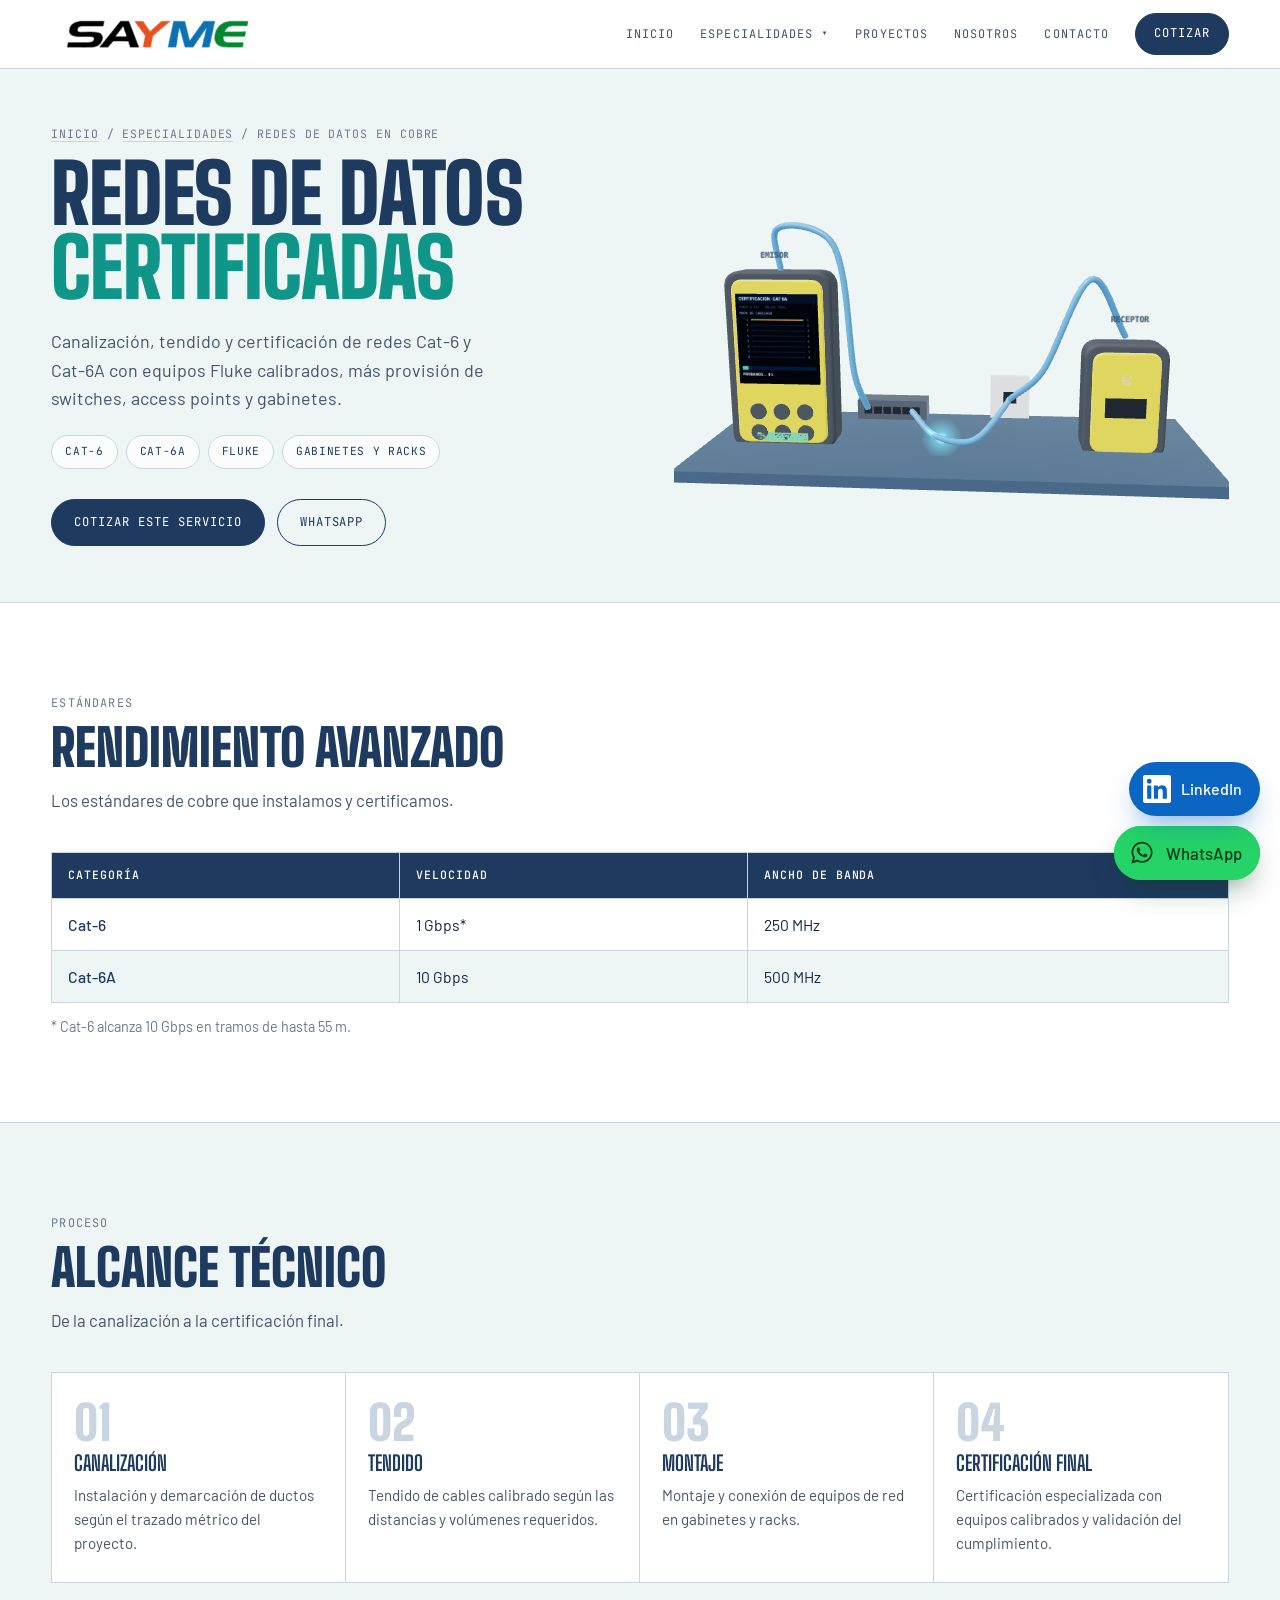
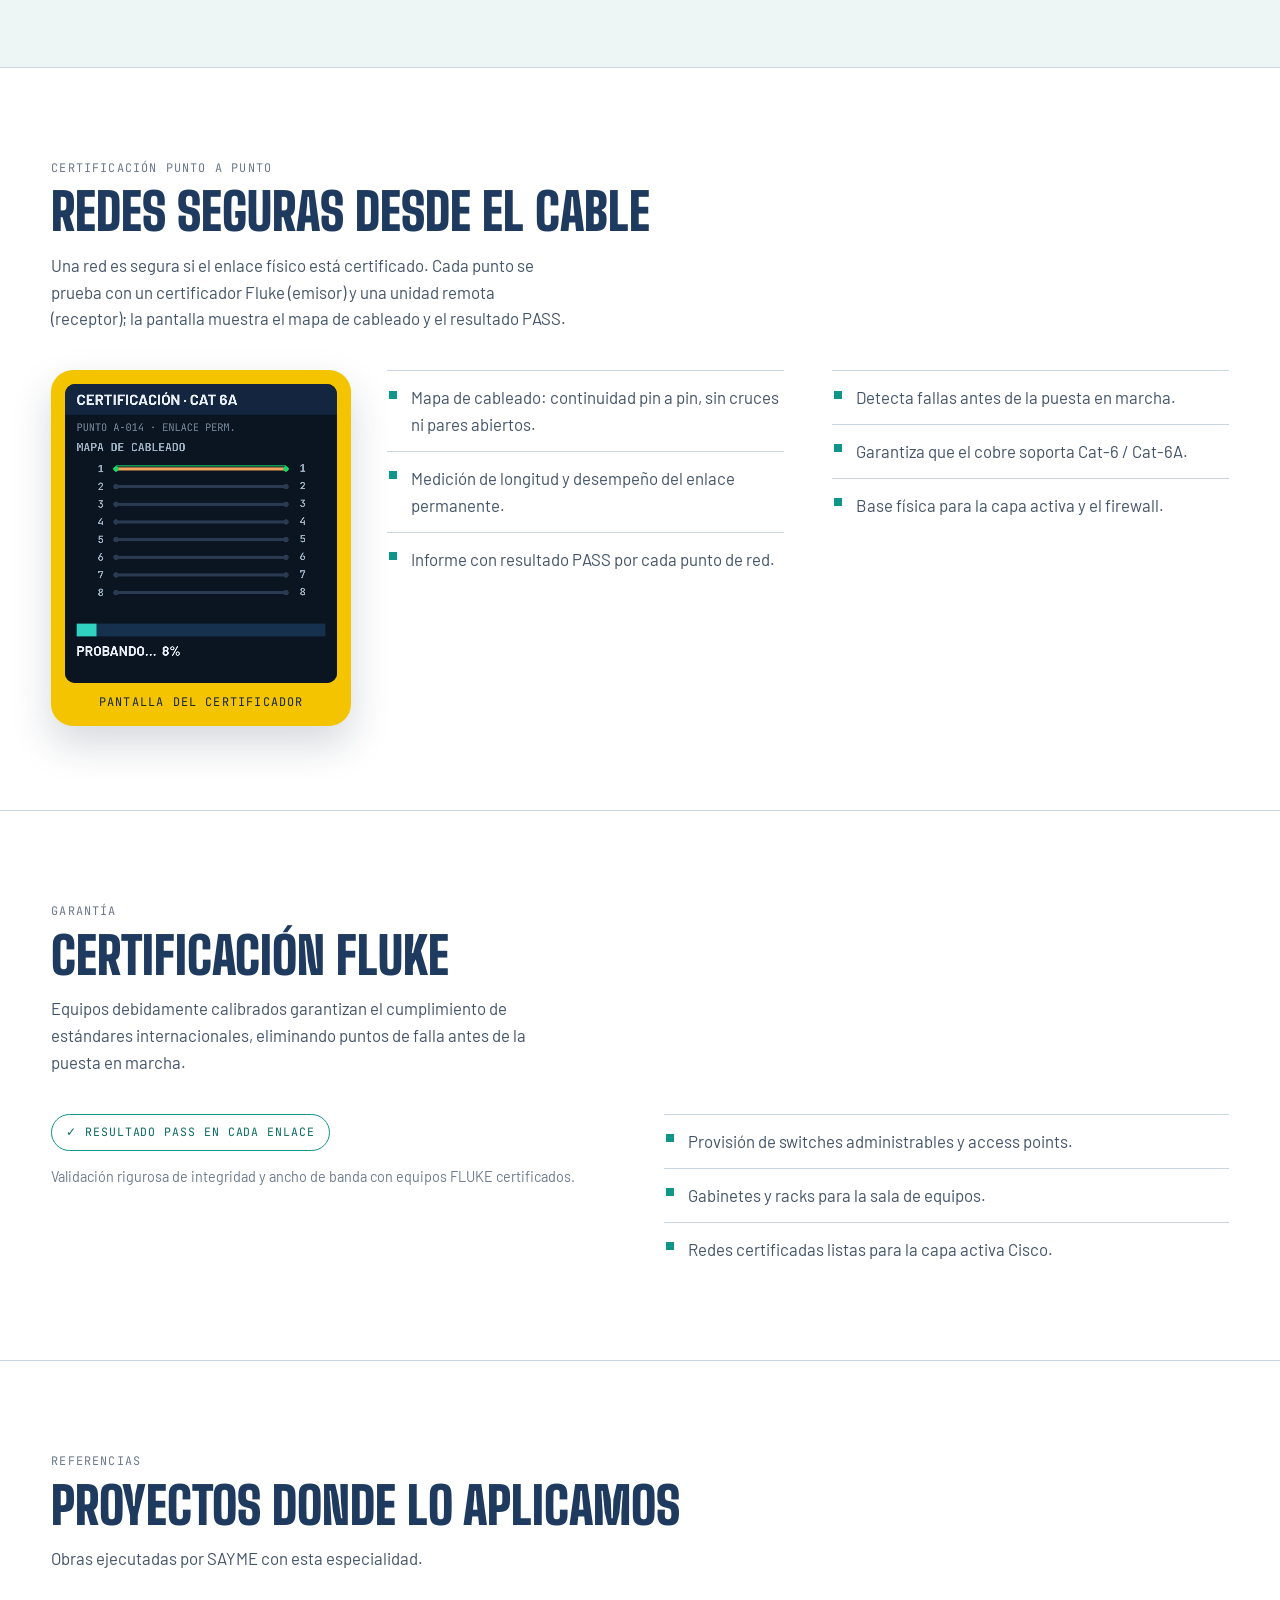
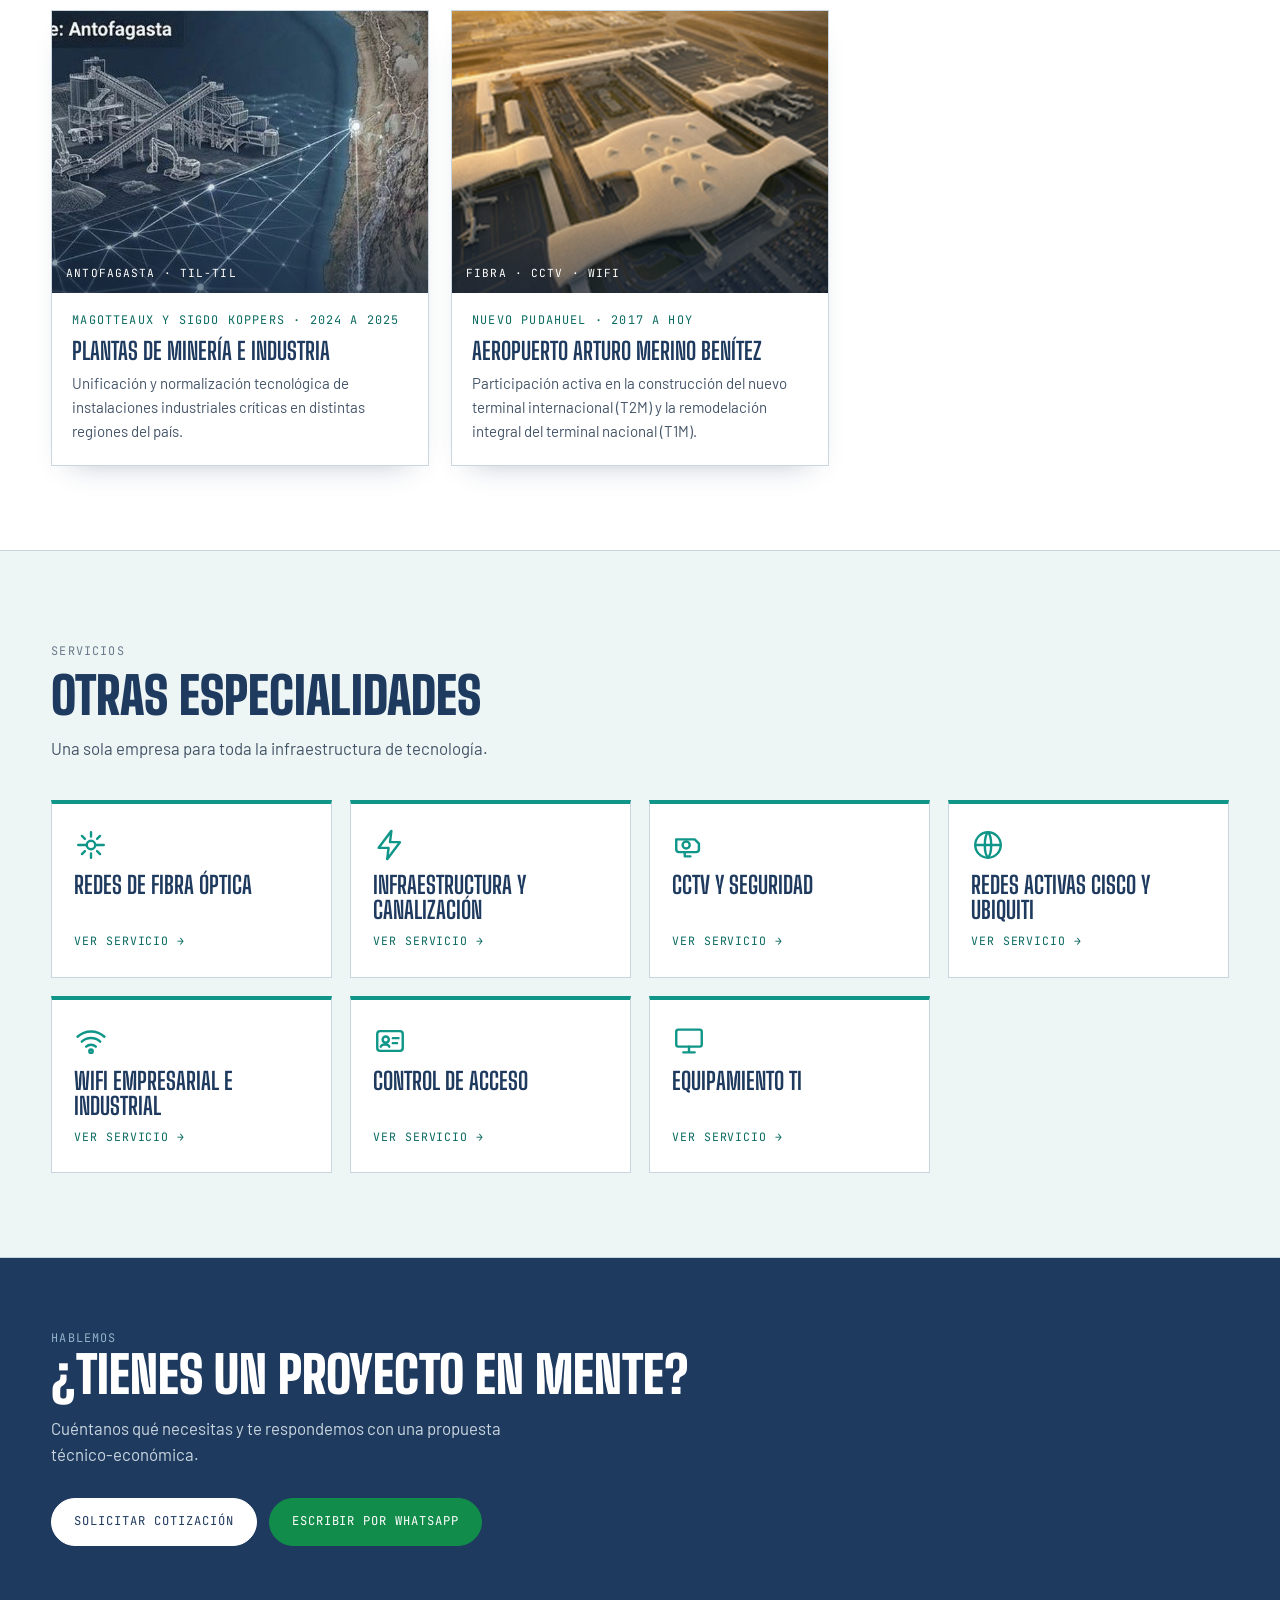
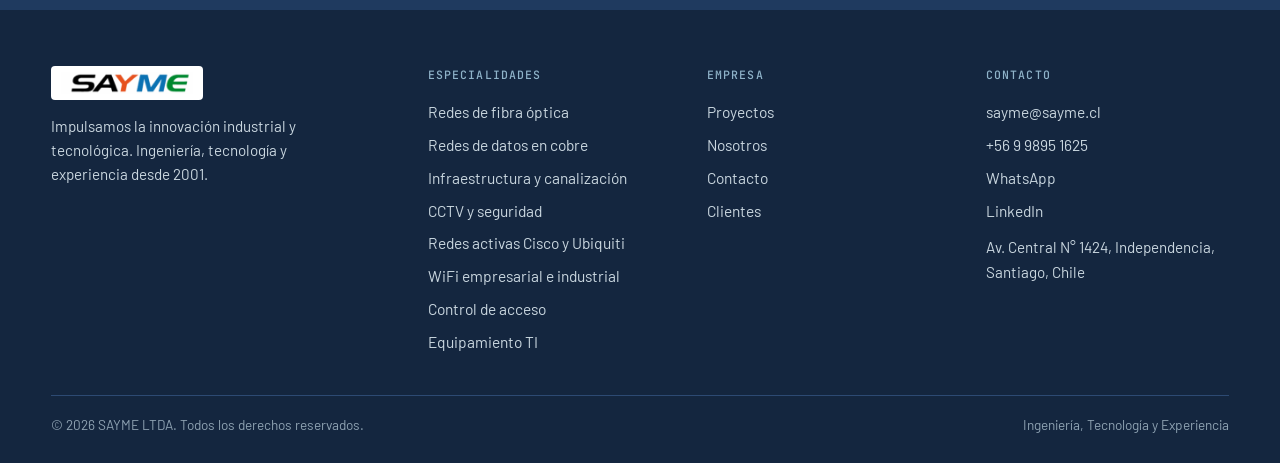
<file: redes-de-datos.html>
<!DOCTYPE html>
<html lang="es">
<head>
<meta charset="utf-8">
<meta name="viewport" content="width=device-width, initial-scale=1">
<title>Redes de datos en cobre | SAYME</title>
<meta name="description" content="Canalización, tendido y certificación de redes de datos Cat-6 y Cat-6A con equipos Fluke, y provisión de switches, access points y gabinetes.">
<meta property="og:title" content="Redes de datos en cobre | SAYME">
<meta property="og:description" content="Canalización, tendido y certificación de redes de datos Cat-6 y Cat-6A con equipos Fluke, y provisión de switches, access points y gabinetes.">
<meta property="og:type" content="website">
<meta name="theme-color" content="#1f3a5f">
<link rel="icon" href="assets/img/favicon.svg" type="image/svg+xml">
<link rel="preconnect" href="https://fonts.googleapis.com">
<link rel="preconnect" href="https://fonts.gstatic.com" crossorigin>
<link href="https://fonts.googleapis.com/css2?family=Big+Shoulders+Display:wght@700;900&family=Barlow:wght@400;500&family=JetBrains+Mono:wght@400;500&display=swap" rel="stylesheet">
<link rel="stylesheet" href="assets/css/styles.css">
</head>
<body>
<a class="skip" href="#main">Saltar al contenido</a>
<header class="hdr"><div class="wrap">
  <a class="logo" href="index.html" aria-label="SAYME, inicio"><img src="assets/img/logo-sayme.png" alt="SAYME" width="204" height="34"></a>
  <button class="burger" id="navToggle" aria-label="Abrir menú" aria-expanded="false" aria-controls="nav"><i></i><i></i><i></i></button>
  <nav class="nav" id="nav" aria-label="Principal">
    <a class="l" href="index.html">Inicio</a>
    <div class="dd"><button type="button" aria-haspopup="true">Especialidades &#9662;</button><div class="menu"><a href="fibra-optica.html"><svg class="ic" viewBox="0 0 24 24" fill="none" stroke="currentColor" stroke-width="1.7" stroke-linecap="round" stroke-linejoin="round" aria-hidden="true"><circle cx="12" cy="12" r="3"/><path d="M3 12h6M15 12h6M12 3v3M12 18v3M5.6 5.6l2.1 2.1M16.3 16.3l2.1 2.1M18.4 5.6l-2.1 2.1M7.7 16.3l-2.1 2.1"/></svg>Redes de fibra óptica</a><a href="redes-de-datos.html"><svg class="ic" viewBox="0 0 24 24" fill="none" stroke="currentColor" stroke-width="1.7" stroke-linecap="round" stroke-linejoin="round" aria-hidden="true"><rect x="9" y="3" width="6" height="5"/><rect x="2.5" y="16" width="6" height="5"/><rect x="15.5" y="16" width="6" height="5"/><path d="M12 8v4M5.5 16v-4h13v4"/></svg>Redes de datos en cobre</a><a href="infraestructura-canalizacion.html"><svg class="ic" viewBox="0 0 24 24" fill="none" stroke="currentColor" stroke-width="1.7" stroke-linecap="round" stroke-linejoin="round" aria-hidden="true"><path d="M13 2 4 14h7l-1 8 9-12h-7z"/></svg>Infraestructura y canalización</a><a href="cctv-seguridad.html"><svg class="ic" viewBox="0 0 24 24" fill="none" stroke="currentColor" stroke-width="1.7" stroke-linecap="round" stroke-linejoin="round" aria-hidden="true"><path d="M3 8h13l3 3v4a2 2 0 0 1-2 2H5a2 2 0 0 1-2-2z"/><circle cx="10" cy="12" r="2.5"/><path d="M9 17v3h4"/></svg>CCTV y seguridad</a><a href="redes-cisco.html"><svg class="ic" viewBox="0 0 24 24" fill="none" stroke="currentColor" stroke-width="1.7" stroke-linecap="round" stroke-linejoin="round" aria-hidden="true"><circle cx="12" cy="12" r="9"/><path d="M3 12h18M12 3c3 3 3 15 0 18M12 3c-3 3-3 15 0 18"/></svg>Redes activas Cisco y Ubiquiti</a><a href="wifi.html"><svg class="ic" viewBox="0 0 24 24" fill="none" stroke="currentColor" stroke-width="1.7" stroke-linecap="round" stroke-linejoin="round" aria-hidden="true"><path d="M2.5 9a14 14 0 0 1 19 0M5.5 12.5a9.5 9.5 0 0 1 13 0M8.6 16a5 5 0 0 1 6.8 0"/><circle cx="12" cy="19.2" r="1.2"/></svg>WiFi empresarial e industrial</a><a href="control-de-acceso.html"><svg class="ic" viewBox="0 0 24 24" fill="none" stroke="currentColor" stroke-width="1.7" stroke-linecap="round" stroke-linejoin="round" aria-hidden="true"><rect x="3" y="5" width="18" height="14" rx="2"/><circle cx="9" cy="11" r="2.2"/><path d="M5.5 16c.7-2 5.3-2 6 0M14 10h4M14 13.5h3"/></svg>Control de acceso</a><a href="equipamiento-ti.html"><svg class="ic" viewBox="0 0 24 24" fill="none" stroke="currentColor" stroke-width="1.7" stroke-linecap="round" stroke-linejoin="round" aria-hidden="true"><rect x="3" y="4" width="18" height="12" rx="1.5"/><path d="M8 20h8M12 16v4"/></svg>Equipamiento TI</a></div></div>
    <a class="l" href="proyectos.html">Proyectos</a>
    <a class="l" href="nosotros.html">Nosotros</a>
    <a class="l" href="contacto.html">Contacto</a>
    <a class="btn sm" href="contacto.html">Cotizar</a>
  </nav>
</div></header>
<main id="main">
<section class="phero"><div class="wrap">
  <div>
    <p class="crumbs"><a href="index.html">Inicio</a> / <a href="index.html#especialidades">Especialidades</a> / Redes de datos en cobre</p>
    <h1>Redes de datos <span>certificadas</span></h1>
    <p class="lead">Canalización, tendido y certificación de redes Cat-6 y Cat-6A con equipos Fluke calibrados, más provisión de switches, access points y gabinetes.</p>
    <div class="chips" style="margin-top:22px"><span class="chip">Cat-6</span><span class="chip">Cat-6A</span><span class="chip">Fluke</span><span class="chip">Gabinetes y racks</span></div>
    <div class="cta"><a class="btn" href="contacto.html?servicio=Redes%20de%20datos%20en%20cobre">Cotizar este servicio</a><a class="btn ghost" data-wa="Hola SAYME, quisiera cotizar una red de datos Cat-6 o Cat-6A." href="#">WhatsApp</a></div>
  </div>
  <div class="art"><canvas data-scene="fluke" aria-label="Certificación de un punto de red: Fluke emisor y receptor con el mapa de cableado aprobado en pantalla."></canvas></div>
</div></section>
<section class="sec"><div class="wrap">
  <span class="mono">Estándares</span><h2>Rendimiento avanzado</h2><p class="sub">Los estándares de cobre que instalamos y certificamos.</p>
  <table class="spec"><thead><tr><th>Categoría</th><th>Velocidad</th><th>Ancho de banda</th></tr></thead><tbody>
     <tr><td>Cat-6</td><td>1 Gbps*</td><td>250 MHz</td></tr><tr><td>Cat-6A</td><td>10 Gbps</td><td>500 MHz</td></tr></tbody></table>
     <p class="note">* Cat-6 alcanza 10 Gbps en tramos de hasta 55 m.</p>
</div></section>
<section class="sec alt"><div class="wrap">
  <span class="mono">Proceso</span><h2>Alcance técnico</h2><p class="sub">De la canalización a la certificación final.</p>
  <div class="steps" style="--n:4"><div class="step"><div class="n">01</div><h3>Canalización</h3><p>Instalación y demarcación de ductos según el trazado métrico del proyecto.</p></div><div class="step"><div class="n">02</div><h3>Tendido</h3><p>Tendido de cables calibrado según las distancias y volúmenes requeridos.</p></div><div class="step"><div class="n">03</div><h3>Montaje</h3><p>Montaje y conexión de equipos de red en gabinetes y racks.</p></div><div class="step"><div class="n">04</div><h3>Certificación final</h3><p>Certificación especializada con equipos calibrados y validación del cumplimiento.</p></div></div>
</div></section>
<section class="sec"><div class="wrap">
  <span class="mono">Certificación punto a punto</span><h2>Redes seguras desde el cable</h2><p class="sub">Una red es segura si el enlace físico está certificado. Cada punto se prueba con un certificador Fluke (emisor) y una unidad remota (receptor); la pantalla muestra el mapa de cableado y el resultado PASS.</p>
  <div class="fl"><div class="fscreen"><canvas data-fluke-screen width="800" height="880" aria-label="Pantalla del certificador Fluke con el mapa de cableado y resultado PASS"></canvas><span class="mono">Pantalla del certificador</span></div><div class="two"><div><ul class="list"><li>Mapa de cableado: continuidad pin a pin, sin cruces ni pares abiertos.</li><li>Medición de longitud y desempeño del enlace permanente.</li><li>Informe con resultado PASS por cada punto de red.</li></ul></div><div><ul class="list"><li>Detecta fallas antes de la puesta en marcha.</li><li>Garantiza que el cobre soporta Cat-6 / Cat-6A.</li><li>Base física para la capa activa y el firewall.</li></ul></div></div></div>
</div></section>
<section class="sec"><div class="wrap">
  <span class="mono">Garantía</span><h2>Certificación Fluke</h2><p class="sub">Equipos debidamente calibrados garantizan el cumplimiento de estándares internacionales, eliminando puntos de falla antes de la puesta en marcha.</p>
  <div class="two"><div><span class="badge">&#10003; Resultado PASS en cada enlace</span><p class="note" style="margin-top:14px">Validación rigurosa de integridad y ancho de banda con equipos FLUKE certificados.</p></div><div><ul class="list"><li>Provisión de switches administrables y access points.</li><li>Gabinetes y racks para la sala de equipos.</li><li>Redes certificadas listas para la capa activa Cisco.</li></ul></div></div>
</div></section>
<section class="sec"><div class="wrap">
  <span class="mono">Referencias</span><h2>Proyectos donde lo aplicamos</h2><p class="sub">Obras ejecutadas por SAYME con esta especialidad.</p>
  <div class="pgrid"><a class="pc tilt" href="proyectos.html#mineria"><div class="im" style="background-image:url(assets/img/proyectos/mineria-antofagasta.jpg)" role="img" aria-label="Plantas de minería e industria"><i>Antofagasta · Til-Til</i></div><div class="tx"><span class="mono">Magotteaux y Sigdo Koppers · 2024 a 2025</span><h3>Plantas de minería e industria</h3><p>Unificación y normalización tecnológica de instalaciones industriales críticas en distintas regiones del país.</p></div></a><a class="pc tilt" href="proyectos.html#amb"><div class="im" style="background-image:url(assets/img/proyectos/aeropuerto-t2.jpg)" role="img" aria-label="Aeropuerto Arturo Merino Benítez"><i>Fibra · CCTV · WiFi</i></div><div class="tx"><span class="mono">Nuevo Pudahuel · 2017 a hoy</span><h3>Aeropuerto Arturo Merino Benítez</h3><p>Participación activa en la construcción del nuevo terminal internacional (T2M) y la remodelación integral del terminal nacional (T1M).</p></div></a></div>
</div></section>
<section class="sec alt"><div class="wrap">
  <span class="mono">Servicios</span><h2>Otras especialidades</h2><p class="sub">Una sola empresa para toda la infraestructura de tecnología.</p>
  <div class="grid g4"><a class="card" href="fibra-optica.html"><svg class="ic" viewBox="0 0 24 24" fill="none" stroke="currentColor" stroke-width="1.7" stroke-linecap="round" stroke-linejoin="round" aria-hidden="true"><circle cx="12" cy="12" r="3"/><path d="M3 12h6M15 12h6M12 3v3M12 18v3M5.6 5.6l2.1 2.1M16.3 16.3l2.1 2.1M18.4 5.6l-2.1 2.1M7.7 16.3l-2.1 2.1"/></svg><h3>Redes de fibra óptica</h3><span class="more">Ver servicio &rarr;</span></a><a class="card" href="infraestructura-canalizacion.html"><svg class="ic" viewBox="0 0 24 24" fill="none" stroke="currentColor" stroke-width="1.7" stroke-linecap="round" stroke-linejoin="round" aria-hidden="true"><path d="M13 2 4 14h7l-1 8 9-12h-7z"/></svg><h3>Infraestructura y canalización</h3><span class="more">Ver servicio &rarr;</span></a><a class="card" href="cctv-seguridad.html"><svg class="ic" viewBox="0 0 24 24" fill="none" stroke="currentColor" stroke-width="1.7" stroke-linecap="round" stroke-linejoin="round" aria-hidden="true"><path d="M3 8h13l3 3v4a2 2 0 0 1-2 2H5a2 2 0 0 1-2-2z"/><circle cx="10" cy="12" r="2.5"/><path d="M9 17v3h4"/></svg><h3>CCTV y seguridad</h3><span class="more">Ver servicio &rarr;</span></a><a class="card" href="redes-cisco.html"><svg class="ic" viewBox="0 0 24 24" fill="none" stroke="currentColor" stroke-width="1.7" stroke-linecap="round" stroke-linejoin="round" aria-hidden="true"><circle cx="12" cy="12" r="9"/><path d="M3 12h18M12 3c3 3 3 15 0 18M12 3c-3 3-3 15 0 18"/></svg><h3>Redes activas Cisco y Ubiquiti</h3><span class="more">Ver servicio &rarr;</span></a><a class="card" href="wifi.html"><svg class="ic" viewBox="0 0 24 24" fill="none" stroke="currentColor" stroke-width="1.7" stroke-linecap="round" stroke-linejoin="round" aria-hidden="true"><path d="M2.5 9a14 14 0 0 1 19 0M5.5 12.5a9.5 9.5 0 0 1 13 0M8.6 16a5 5 0 0 1 6.8 0"/><circle cx="12" cy="19.2" r="1.2"/></svg><h3>WiFi empresarial e industrial</h3><span class="more">Ver servicio &rarr;</span></a><a class="card" href="control-de-acceso.html"><svg class="ic" viewBox="0 0 24 24" fill="none" stroke="currentColor" stroke-width="1.7" stroke-linecap="round" stroke-linejoin="round" aria-hidden="true"><rect x="3" y="5" width="18" height="14" rx="2"/><circle cx="9" cy="11" r="2.2"/><path d="M5.5 16c.7-2 5.3-2 6 0M14 10h4M14 13.5h3"/></svg><h3>Control de acceso</h3><span class="more">Ver servicio &rarr;</span></a><a class="card" href="equipamiento-ti.html"><svg class="ic" viewBox="0 0 24 24" fill="none" stroke="currentColor" stroke-width="1.7" stroke-linecap="round" stroke-linejoin="round" aria-hidden="true"><rect x="3" y="4" width="18" height="12" rx="1.5"/><path d="M8 20h8M12 16v4"/></svg><h3>Equipamiento TI</h3><span class="more">Ver servicio &rarr;</span></a></div>
</div></section>
</main>
<section class="cta-band"><div class="wrap">
  <span class="mono" style="color:#8fb3c9">Hablemos</span><h2>¿Tienes un proyecto en mente?</h2><p>Cuéntanos qué necesitas y te respondemos con una propuesta técnico-económica.</p>
  <div class="cta"><a class="btn" href="contacto.html">Solicitar cotización</a><a class="btn wa" data-wa="Hola SAYME, quisiera cotizar una red de datos Cat-6 o Cat-6A." href="#">Escribir por WhatsApp</a></div>
</div></section>
<footer class="ftr"><div class="wrap">
  <div class="cols">
    <div><img src="assets/img/logo-sayme.png" alt="SAYME" width="204" height="34"><p>Impulsamos la innovación industrial y tecnológica. Ingeniería, tecnología y experiencia desde 2001.</p></div>
    <div><h4>Especialidades</h4><a href="fibra-optica.html">Redes de fibra óptica</a><a href="redes-de-datos.html">Redes de datos en cobre</a><a href="infraestructura-canalizacion.html">Infraestructura y canalización</a><a href="cctv-seguridad.html">CCTV y seguridad</a><a href="redes-cisco.html">Redes activas Cisco y Ubiquiti</a><a href="wifi.html">WiFi empresarial e industrial</a><a href="control-de-acceso.html">Control de acceso</a><a href="equipamiento-ti.html">Equipamiento TI</a></div>
    <div><h4>Empresa</h4><a href="proyectos.html">Proyectos</a><a href="nosotros.html">Nosotros</a><a href="contacto.html">Contacto</a><a href="index.html#clientes">Clientes</a></div>
    <div><h4>Contacto</h4><a href="mailto:sayme@sayme.cl">sayme@sayme.cl</a><a href="tel:+56998951625">+56 9 9895 1625</a><a data-wa="1" href="#">WhatsApp</a><a data-linkedin href="https://www.linkedin.com/company/sayme-ltda/">LinkedIn</a><p style="margin-top:8px">Av. Central N° 1424, Independencia, Santiago, Chile</p></div>
  </div>
  <div class="fine"><span>&copy; 2026 SAYME LTDA. Todos los derechos reservados.</span><span>Ingeniería, Tecnología y Experiencia</span></div>
</div></footer>
<a class="wa-fab" data-wa="1" href="#" aria-label="Escribir por WhatsApp"><svg viewBox="0 0 32 32" aria-hidden="true"><path fill="#073b1f" d="M16.04 3C9.4 3 4 8.4 4 15.04c0 2.12.55 4.18 1.6 6L4 28l7.1-1.86a12 12 0 0 0 4.94 1.06h.01C22.7 27.2 28 21.8 28 15.16 28 8.5 22.7 3 16.04 3zm0 22.1a9.9 9.9 0 0 1-5.04-1.38l-.36-.21-3.76.98 1-3.66-.24-.38a9.9 9.9 0 0 1-1.52-5.3c0-5.5 4.48-9.96 9.98-9.96 5.5 0 9.96 4.46 9.96 9.96 0 5.5-4.46 9.95-9.96 9.95zm5.46-7.45c-.3-.15-1.77-.87-2.04-.97-.28-.1-.48-.15-.68.15-.2.3-.78.97-.95 1.17-.18.2-.35.22-.65.07-.3-.15-1.26-.46-2.4-1.48-.9-.8-1.5-1.77-1.67-2.07-.18-.3-.02-.46.13-.6.13-.13.3-.35.45-.52.15-.18.2-.3.3-.5.1-.2.05-.38-.02-.53-.08-.15-.68-1.64-.93-2.25-.25-.58-.5-.5-.68-.5h-.58c-.2 0-.53.08-.8.38-.28.3-1.05 1.03-1.05 2.5s1.08 2.9 1.23 3.1c.15.2 2.12 3.24 5.14 4.54.72.3 1.28.5 1.72.64.72.23 1.38.2 1.9.12.58-.09 1.77-.72 2.02-1.42.25-.7.25-1.3.18-1.42-.08-.13-.28-.2-.58-.35z"/></svg><span>WhatsApp</span></a>
<script src="assets/js/config.js"></script>
<script src="assets/vendor/three.min.js"></script>
<script src="assets/js/three-common.js"></script>
<script src="assets/js/scene-fluke.js"></script>
<script src="assets/js/site.js"></script>
<script src="assets/js/linkedin.js"></script>
</body>
</html>
</file>
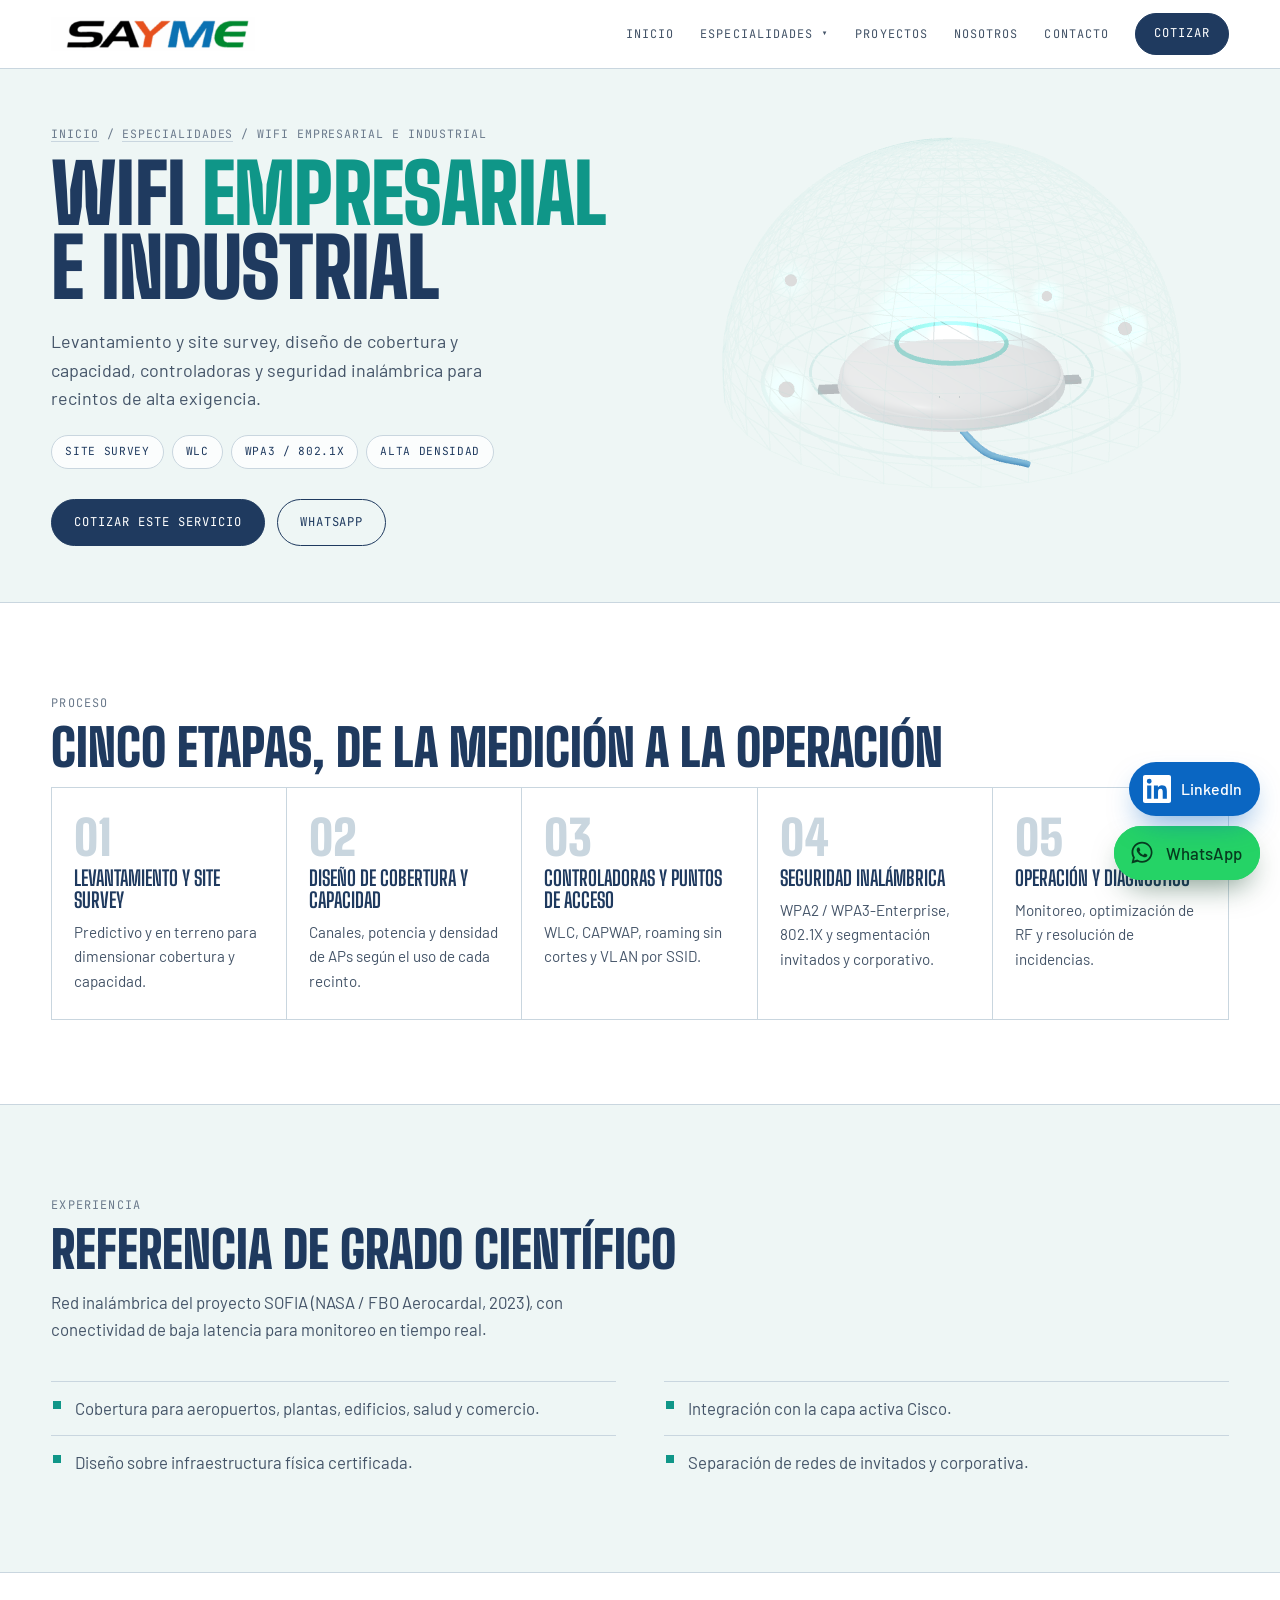
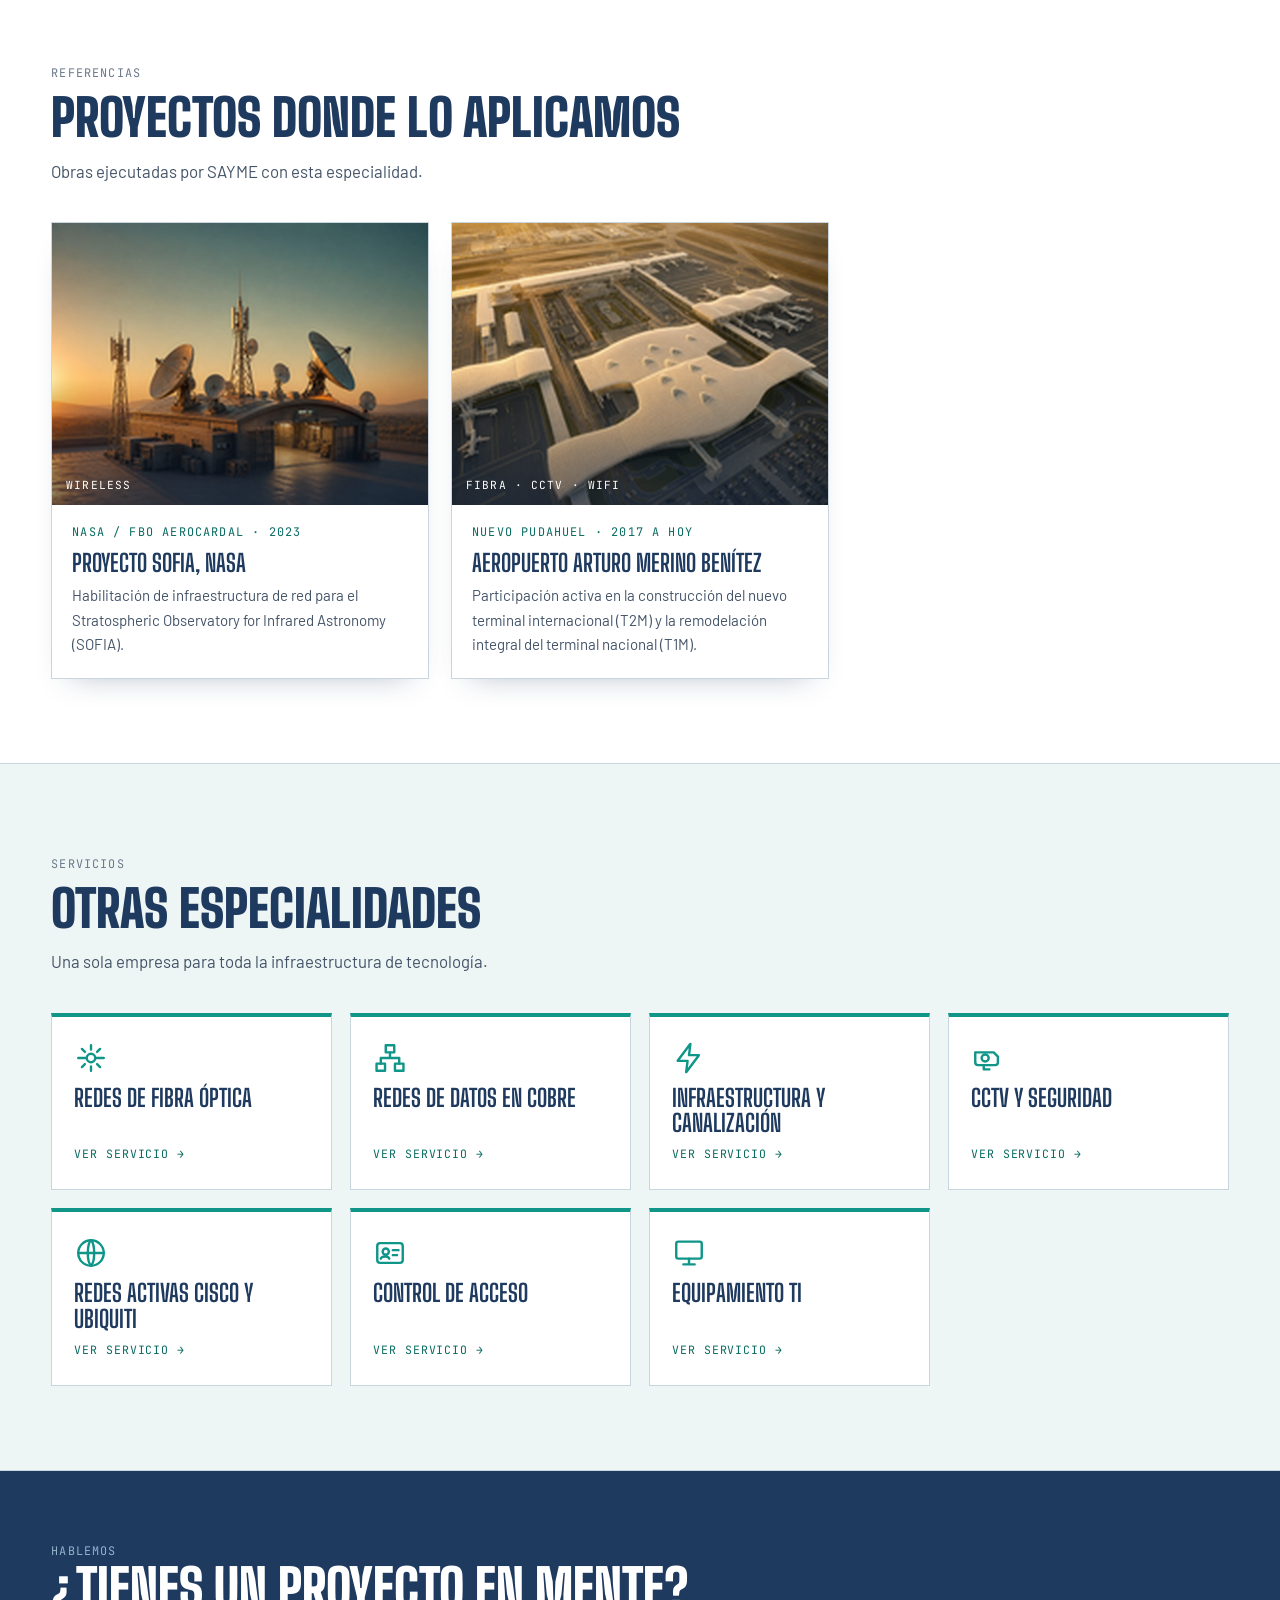
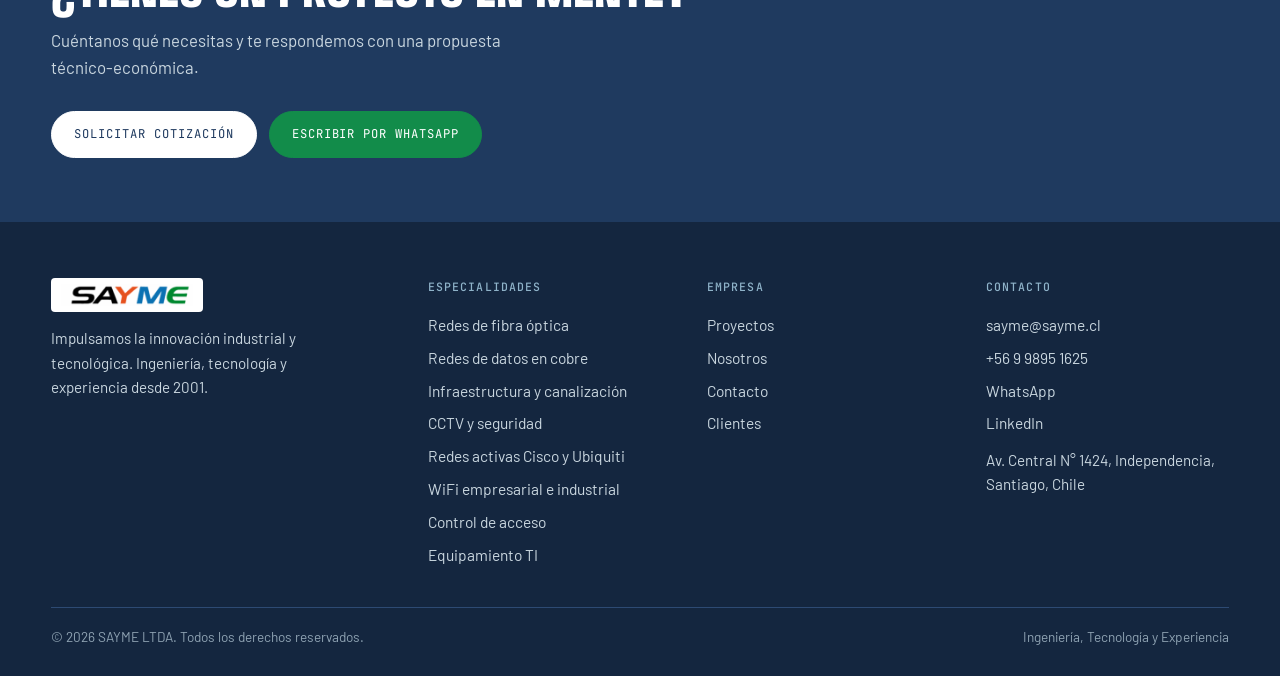
<file: wifi.html>
<!DOCTYPE html>
<html lang="es">
<head>
<meta charset="utf-8">
<meta name="viewport" content="width=device-width, initial-scale=1">
<title>WiFi empresarial e industrial | SAYME</title>
<meta name="description" content="Redes WiFi empresariales e industriales: site survey, diseño de cobertura, controladoras WLC, seguridad WPA3 y 802.1X, operación y diagnóstico.">
<meta property="og:title" content="WiFi empresarial e industrial | SAYME">
<meta property="og:description" content="Redes WiFi empresariales e industriales: site survey, diseño de cobertura, controladoras WLC, seguridad WPA3 y 802.1X, operación y diagnóstico.">
<meta property="og:type" content="website">
<meta name="theme-color" content="#1f3a5f">
<link rel="icon" href="assets/img/favicon.svg" type="image/svg+xml">
<link rel="preconnect" href="https://fonts.googleapis.com">
<link rel="preconnect" href="https://fonts.gstatic.com" crossorigin>
<link href="https://fonts.googleapis.com/css2?family=Big+Shoulders+Display:wght@700;900&family=Barlow:wght@400;500&family=JetBrains+Mono:wght@400;500&display=swap" rel="stylesheet">
<link rel="stylesheet" href="assets/css/styles.css">
</head>
<body>
<a class="skip" href="#main">Saltar al contenido</a>
<header class="hdr"><div class="wrap">
  <a class="logo" href="index.html" aria-label="SAYME, inicio"><img src="assets/img/logo-sayme.png" alt="SAYME" width="204" height="34"></a>
  <button class="burger" id="navToggle" aria-label="Abrir menú" aria-expanded="false" aria-controls="nav"><i></i><i></i><i></i></button>
  <nav class="nav" id="nav" aria-label="Principal">
    <a class="l" href="index.html">Inicio</a>
    <div class="dd"><button type="button" aria-haspopup="true">Especialidades &#9662;</button><div class="menu"><a href="fibra-optica.html"><svg class="ic" viewBox="0 0 24 24" fill="none" stroke="currentColor" stroke-width="1.7" stroke-linecap="round" stroke-linejoin="round" aria-hidden="true"><circle cx="12" cy="12" r="3"/><path d="M3 12h6M15 12h6M12 3v3M12 18v3M5.6 5.6l2.1 2.1M16.3 16.3l2.1 2.1M18.4 5.6l-2.1 2.1M7.7 16.3l-2.1 2.1"/></svg>Redes de fibra óptica</a><a href="redes-de-datos.html"><svg class="ic" viewBox="0 0 24 24" fill="none" stroke="currentColor" stroke-width="1.7" stroke-linecap="round" stroke-linejoin="round" aria-hidden="true"><rect x="9" y="3" width="6" height="5"/><rect x="2.5" y="16" width="6" height="5"/><rect x="15.5" y="16" width="6" height="5"/><path d="M12 8v4M5.5 16v-4h13v4"/></svg>Redes de datos en cobre</a><a href="infraestructura-canalizacion.html"><svg class="ic" viewBox="0 0 24 24" fill="none" stroke="currentColor" stroke-width="1.7" stroke-linecap="round" stroke-linejoin="round" aria-hidden="true"><path d="M13 2 4 14h7l-1 8 9-12h-7z"/></svg>Infraestructura y canalización</a><a href="cctv-seguridad.html"><svg class="ic" viewBox="0 0 24 24" fill="none" stroke="currentColor" stroke-width="1.7" stroke-linecap="round" stroke-linejoin="round" aria-hidden="true"><path d="M3 8h13l3 3v4a2 2 0 0 1-2 2H5a2 2 0 0 1-2-2z"/><circle cx="10" cy="12" r="2.5"/><path d="M9 17v3h4"/></svg>CCTV y seguridad</a><a href="redes-cisco.html"><svg class="ic" viewBox="0 0 24 24" fill="none" stroke="currentColor" stroke-width="1.7" stroke-linecap="round" stroke-linejoin="round" aria-hidden="true"><circle cx="12" cy="12" r="9"/><path d="M3 12h18M12 3c3 3 3 15 0 18M12 3c-3 3-3 15 0 18"/></svg>Redes activas Cisco y Ubiquiti</a><a href="wifi.html"><svg class="ic" viewBox="0 0 24 24" fill="none" stroke="currentColor" stroke-width="1.7" stroke-linecap="round" stroke-linejoin="round" aria-hidden="true"><path d="M2.5 9a14 14 0 0 1 19 0M5.5 12.5a9.5 9.5 0 0 1 13 0M8.6 16a5 5 0 0 1 6.8 0"/><circle cx="12" cy="19.2" r="1.2"/></svg>WiFi empresarial e industrial</a><a href="control-de-acceso.html"><svg class="ic" viewBox="0 0 24 24" fill="none" stroke="currentColor" stroke-width="1.7" stroke-linecap="round" stroke-linejoin="round" aria-hidden="true"><rect x="3" y="5" width="18" height="14" rx="2"/><circle cx="9" cy="11" r="2.2"/><path d="M5.5 16c.7-2 5.3-2 6 0M14 10h4M14 13.5h3"/></svg>Control de acceso</a><a href="equipamiento-ti.html"><svg class="ic" viewBox="0 0 24 24" fill="none" stroke="currentColor" stroke-width="1.7" stroke-linecap="round" stroke-linejoin="round" aria-hidden="true"><rect x="3" y="4" width="18" height="12" rx="1.5"/><path d="M8 20h8M12 16v4"/></svg>Equipamiento TI</a></div></div>
    <a class="l" href="proyectos.html">Proyectos</a>
    <a class="l" href="nosotros.html">Nosotros</a>
    <a class="l" href="contacto.html">Contacto</a>
    <a class="btn sm" href="contacto.html">Cotizar</a>
  </nav>
</div></header>
<main id="main">
<section class="phero"><div class="wrap">
  <div>
    <p class="crumbs"><a href="index.html">Inicio</a> / <a href="index.html#especialidades">Especialidades</a> / WiFi empresarial e industrial</p>
    <h1>WiFi <span>empresarial</span> e industrial</h1>
    <p class="lead">Levantamiento y site survey, diseño de cobertura y capacidad, controladoras y seguridad inalámbrica para recintos de alta exigencia.</p>
    <div class="chips" style="margin-top:22px"><span class="chip">Site survey</span><span class="chip">WLC</span><span class="chip">WPA3 / 802.1X</span><span class="chip">Alta densidad</span></div>
    <div class="cta"><a class="btn" href="contacto.html?servicio=WiFi%20empresarial%20e%20industrial">Cotizar este servicio</a><a class="btn ghost" data-wa="Hola SAYME, quisiera cotizar una red WiFi." href="#">WhatsApp</a></div>
  </div>
  <div class="art"><canvas data-scene="wifi" aria-label="Access point WiFi en 3D con ondas de señal."></canvas></div>
</div></section>
<section class="sec"><div class="wrap">
  <span class="mono">Proceso</span><h2>Cinco etapas, de la medición a la operación</h2>
  <div class="steps" style="--n:5"><div class="step"><div class="n">01</div><h3>Levantamiento y site survey</h3><p>Predictivo y en terreno para dimensionar cobertura y capacidad.</p></div><div class="step"><div class="n">02</div><h3>Diseño de cobertura y capacidad</h3><p>Canales, potencia y densidad de APs según el uso de cada recinto.</p></div><div class="step"><div class="n">03</div><h3>Controladoras y puntos de acceso</h3><p>WLC, CAPWAP, roaming sin cortes y VLAN por SSID.</p></div><div class="step"><div class="n">04</div><h3>Seguridad inalámbrica</h3><p>WPA2 / WPA3-Enterprise, 802.1X y segmentación invitados y corporativo.</p></div><div class="step"><div class="n">05</div><h3>Operación y diagnóstico</h3><p>Monitoreo, optimización de RF y resolución de incidencias.</p></div></div>
</div></section>
<section class="sec alt"><div class="wrap">
  <span class="mono">Experiencia</span><h2>Referencia de grado científico</h2><p class="sub">Red inalámbrica del proyecto SOFIA (NASA / FBO Aerocardal, 2023), con conectividad de baja latencia para monitoreo en tiempo real.</p>
  <div class="two"><div><ul class="list"><li>Cobertura para aeropuertos, plantas, edificios, salud y comercio.</li><li>Diseño sobre infraestructura física certificada.</li></ul></div><div><ul class="list"><li>Integración con la capa activa Cisco.</li><li>Separación de redes de invitados y corporativa.</li></ul></div></div>
</div></section>
<section class="sec"><div class="wrap">
  <span class="mono">Referencias</span><h2>Proyectos donde lo aplicamos</h2><p class="sub">Obras ejecutadas por SAYME con esta especialidad.</p>
  <div class="pgrid"><a class="pc tilt" href="proyectos.html#sofia"><div class="im" style="background-image:url(assets/img/proyectos/sofia-wifi.jpg)" role="img" aria-label="Proyecto SOFIA, NASA"><i>Wireless</i></div><div class="tx"><span class="mono">NASA / FBO Aerocardal · 2023</span><h3>Proyecto SOFIA, NASA</h3><p>Habilitación de infraestructura de red para el Stratospheric Observatory for Infrared Astronomy (SOFIA).</p></div></a><a class="pc tilt" href="proyectos.html#amb"><div class="im" style="background-image:url(assets/img/proyectos/aeropuerto-t2.jpg)" role="img" aria-label="Aeropuerto Arturo Merino Benítez"><i>Fibra · CCTV · WiFi</i></div><div class="tx"><span class="mono">Nuevo Pudahuel · 2017 a hoy</span><h3>Aeropuerto Arturo Merino Benítez</h3><p>Participación activa en la construcción del nuevo terminal internacional (T2M) y la remodelación integral del terminal nacional (T1M).</p></div></a></div>
</div></section>
<section class="sec alt"><div class="wrap">
  <span class="mono">Servicios</span><h2>Otras especialidades</h2><p class="sub">Una sola empresa para toda la infraestructura de tecnología.</p>
  <div class="grid g4"><a class="card" href="fibra-optica.html"><svg class="ic" viewBox="0 0 24 24" fill="none" stroke="currentColor" stroke-width="1.7" stroke-linecap="round" stroke-linejoin="round" aria-hidden="true"><circle cx="12" cy="12" r="3"/><path d="M3 12h6M15 12h6M12 3v3M12 18v3M5.6 5.6l2.1 2.1M16.3 16.3l2.1 2.1M18.4 5.6l-2.1 2.1M7.7 16.3l-2.1 2.1"/></svg><h3>Redes de fibra óptica</h3><span class="more">Ver servicio &rarr;</span></a><a class="card" href="redes-de-datos.html"><svg class="ic" viewBox="0 0 24 24" fill="none" stroke="currentColor" stroke-width="1.7" stroke-linecap="round" stroke-linejoin="round" aria-hidden="true"><rect x="9" y="3" width="6" height="5"/><rect x="2.5" y="16" width="6" height="5"/><rect x="15.5" y="16" width="6" height="5"/><path d="M12 8v4M5.5 16v-4h13v4"/></svg><h3>Redes de datos en cobre</h3><span class="more">Ver servicio &rarr;</span></a><a class="card" href="infraestructura-canalizacion.html"><svg class="ic" viewBox="0 0 24 24" fill="none" stroke="currentColor" stroke-width="1.7" stroke-linecap="round" stroke-linejoin="round" aria-hidden="true"><path d="M13 2 4 14h7l-1 8 9-12h-7z"/></svg><h3>Infraestructura y canalización</h3><span class="more">Ver servicio &rarr;</span></a><a class="card" href="cctv-seguridad.html"><svg class="ic" viewBox="0 0 24 24" fill="none" stroke="currentColor" stroke-width="1.7" stroke-linecap="round" stroke-linejoin="round" aria-hidden="true"><path d="M3 8h13l3 3v4a2 2 0 0 1-2 2H5a2 2 0 0 1-2-2z"/><circle cx="10" cy="12" r="2.5"/><path d="M9 17v3h4"/></svg><h3>CCTV y seguridad</h3><span class="more">Ver servicio &rarr;</span></a><a class="card" href="redes-cisco.html"><svg class="ic" viewBox="0 0 24 24" fill="none" stroke="currentColor" stroke-width="1.7" stroke-linecap="round" stroke-linejoin="round" aria-hidden="true"><circle cx="12" cy="12" r="9"/><path d="M3 12h18M12 3c3 3 3 15 0 18M12 3c-3 3-3 15 0 18"/></svg><h3>Redes activas Cisco y Ubiquiti</h3><span class="more">Ver servicio &rarr;</span></a><a class="card" href="control-de-acceso.html"><svg class="ic" viewBox="0 0 24 24" fill="none" stroke="currentColor" stroke-width="1.7" stroke-linecap="round" stroke-linejoin="round" aria-hidden="true"><rect x="3" y="5" width="18" height="14" rx="2"/><circle cx="9" cy="11" r="2.2"/><path d="M5.5 16c.7-2 5.3-2 6 0M14 10h4M14 13.5h3"/></svg><h3>Control de acceso</h3><span class="more">Ver servicio &rarr;</span></a><a class="card" href="equipamiento-ti.html"><svg class="ic" viewBox="0 0 24 24" fill="none" stroke="currentColor" stroke-width="1.7" stroke-linecap="round" stroke-linejoin="round" aria-hidden="true"><rect x="3" y="4" width="18" height="12" rx="1.5"/><path d="M8 20h8M12 16v4"/></svg><h3>Equipamiento TI</h3><span class="more">Ver servicio &rarr;</span></a></div>
</div></section>
</main>
<section class="cta-band"><div class="wrap">
  <span class="mono" style="color:#8fb3c9">Hablemos</span><h2>¿Tienes un proyecto en mente?</h2><p>Cuéntanos qué necesitas y te respondemos con una propuesta técnico-económica.</p>
  <div class="cta"><a class="btn" href="contacto.html">Solicitar cotización</a><a class="btn wa" data-wa="Hola SAYME, quisiera cotizar una red WiFi." href="#">Escribir por WhatsApp</a></div>
</div></section>
<footer class="ftr"><div class="wrap">
  <div class="cols">
    <div><img src="assets/img/logo-sayme.png" alt="SAYME" width="204" height="34"><p>Impulsamos la innovación industrial y tecnológica. Ingeniería, tecnología y experiencia desde 2001.</p></div>
    <div><h4>Especialidades</h4><a href="fibra-optica.html">Redes de fibra óptica</a><a href="redes-de-datos.html">Redes de datos en cobre</a><a href="infraestructura-canalizacion.html">Infraestructura y canalización</a><a href="cctv-seguridad.html">CCTV y seguridad</a><a href="redes-cisco.html">Redes activas Cisco y Ubiquiti</a><a href="wifi.html">WiFi empresarial e industrial</a><a href="control-de-acceso.html">Control de acceso</a><a href="equipamiento-ti.html">Equipamiento TI</a></div>
    <div><h4>Empresa</h4><a href="proyectos.html">Proyectos</a><a href="nosotros.html">Nosotros</a><a href="contacto.html">Contacto</a><a href="index.html#clientes">Clientes</a></div>
    <div><h4>Contacto</h4><a href="mailto:sayme@sayme.cl">sayme@sayme.cl</a><a href="tel:+56998951625">+56 9 9895 1625</a><a data-wa="1" href="#">WhatsApp</a><a data-linkedin href="https://www.linkedin.com/company/sayme-ltda/">LinkedIn</a><p style="margin-top:8px">Av. Central N° 1424, Independencia, Santiago, Chile</p></div>
  </div>
  <div class="fine"><span>&copy; 2026 SAYME LTDA. Todos los derechos reservados.</span><span>Ingeniería, Tecnología y Experiencia</span></div>
</div></footer>
<a class="wa-fab" data-wa="1" href="#" aria-label="Escribir por WhatsApp"><svg viewBox="0 0 32 32" aria-hidden="true"><path fill="#073b1f" d="M16.04 3C9.4 3 4 8.4 4 15.04c0 2.12.55 4.18 1.6 6L4 28l7.1-1.86a12 12 0 0 0 4.94 1.06h.01C22.7 27.2 28 21.8 28 15.16 28 8.5 22.7 3 16.04 3zm0 22.1a9.9 9.9 0 0 1-5.04-1.38l-.36-.21-3.76.98 1-3.66-.24-.38a9.9 9.9 0 0 1-1.52-5.3c0-5.5 4.48-9.96 9.98-9.96 5.5 0 9.96 4.46 9.96 9.96 0 5.5-4.46 9.95-9.96 9.95zm5.46-7.45c-.3-.15-1.77-.87-2.04-.97-.28-.1-.48-.15-.68.15-.2.3-.78.97-.95 1.17-.18.2-.35.22-.65.07-.3-.15-1.26-.46-2.4-1.48-.9-.8-1.5-1.77-1.67-2.07-.18-.3-.02-.46.13-.6.13-.13.3-.35.45-.52.15-.18.2-.3.3-.5.1-.2.05-.38-.02-.53-.08-.15-.68-1.64-.93-2.25-.25-.58-.5-.5-.68-.5h-.58c-.2 0-.53.08-.8.38-.28.3-1.05 1.03-1.05 2.5s1.08 2.9 1.23 3.1c.15.2 2.12 3.24 5.14 4.54.72.3 1.28.5 1.72.64.72.23 1.38.2 1.9.12.58-.09 1.77-.72 2.02-1.42.25-.7.25-1.3.18-1.42-.08-.13-.28-.2-.58-.35z"/></svg><span>WhatsApp</span></a>
<script src="assets/js/config.js"></script>
<script src="assets/vendor/three.min.js"></script>
<script src="assets/js/three-common.js"></script>
<script src="assets/js/scene-wifi.js"></script>
<script src="assets/js/site.js"></script>
<script src="assets/js/linkedin.js"></script>
</body>
</html>
</file>
<file: assets/css/styles.css>
/* SAYME, estilos compartidos. Paleta tomada de la propuesta técnica: azul marino, verde azulado, gris pizarra. */
:root{
  --bg:#ffffff; --tint:#eef6f5; --line:#c9d6df; --text:#14263f; --muted:#6b7a8c; --body:#445468;
  --navy:#1f3a5f; --navy-d:#14263f; --teal:#0f9688; --accent:#0b6b61; --slate:#6b7a8c;
  --wa:#25d366; --wa-d:#128c4a;
  --f-display:'Big Shoulders Display',Impact,sans-serif; --f-body:'Barlow',system-ui,sans-serif; --f-mono:'JetBrains Mono',ui-monospace,monospace;
  color-scheme:light;
}
*{box-sizing:border-box;margin:0}
html{scroll-behavior:smooth}
body{background:var(--bg);color:var(--text);font-family:var(--f-body);font-size:1.05rem;line-height:1.6;-webkit-font-smoothing:antialiased}
img{max-width:100%;display:block}
a{color:inherit}
:focus-visible{outline:2px solid var(--accent);outline-offset:3px}
.wrap{max-width:1600px;margin:0 auto;padding:0 clamp(20px,4vw,64px)}
.mono{font-family:var(--f-mono);font-size:.74rem;letter-spacing:.1em;text-transform:uppercase;color:var(--muted)}
.skip{position:absolute;left:-999px}
.skip:focus{left:12px;top:12px;background:#fff;padding:8px 12px;z-index:100}

/* CABECERA */
.hdr{position:sticky;top:0;z-index:50;background:rgba(255,255,255,.96);backdrop-filter:blur(8px);border-bottom:1px solid var(--line)}
.hdr .wrap{display:flex;align-items:center;justify-content:space-between;gap:20px;height:68px}
.logo img{height:34px;width:auto}
.nav{display:flex;align-items:center;gap:26px}
.nav a.l,.dd>button{font-family:var(--f-mono);font-size:.74rem;letter-spacing:.09em;text-transform:uppercase;text-decoration:none;color:var(--body);background:none;border:0;cursor:pointer;padding:8px 0;transition:color .2s}
.nav a.l:hover,.dd>button:hover,.nav a.l.on{color:var(--accent)}
.nav a.l.on{border-bottom:2px solid var(--teal)}
.dd{position:relative}
.dd .menu{position:absolute;top:100%;left:-14px;min-width:290px;background:#fff;border:1px solid var(--line);box-shadow:0 24px 40px -22px rgba(20,38,63,.35);padding:8px;display:none}
.dd:hover .menu,.dd:focus-within .menu{display:block}
.menu a{display:flex;gap:12px;align-items:center;padding:10px 12px;text-decoration:none;font-size:.98rem;color:var(--text)}
.menu a:hover{background:var(--tint);color:var(--accent)}
.menu svg{width:20px;height:20px;flex:none;color:var(--teal)}
.btn{font-family:var(--f-mono);font-size:.76rem;letter-spacing:.08em;text-transform:uppercase;text-decoration:none;padding:13px 22px;border-radius:999px;background:var(--navy);color:#fff;display:inline-flex;gap:10px;align-items:center;border:1px solid var(--navy);cursor:pointer;transition:background .2s,transform .2s}
.btn:hover{background:var(--accent);border-color:var(--accent);transform:translateY(-2px)}
.btn.sm{padding:10px 18px}
.btn.ghost{background:transparent;color:var(--navy)}
.btn.ghost:hover{background:var(--navy);color:#fff;border-color:var(--navy)}
.btn.wa{background:var(--wa-d);border-color:var(--wa-d)}
.btn.wa:hover{background:#0c6b38;border-color:#0c6b38}
.burger{display:none;width:44px;height:44px;border:1px solid var(--line);background:#fff;cursor:pointer;flex-direction:column;gap:5px;align-items:center;justify-content:center}
.burger i{display:block;width:20px;height:2px;background:var(--navy)}

/* HERO */
.hero{position:relative;overflow:hidden;background:var(--tint);border-bottom:1px solid var(--line)}
.hero canvas{position:absolute;inset:0;width:100%;height:100%;display:block}
.hero .wrap{position:relative;z-index:2;padding-top:84px;padding-bottom:84px;pointer-events:none}
.hero .copy{max-width:600px;pointer-events:auto}
h1{font-family:var(--f-display);font-weight:900;text-transform:uppercase;line-height:.9;font-size:clamp(3.2rem,8.6vw,7rem);letter-spacing:-.01em;color:var(--navy);margin-top:14px;text-wrap:balance}
h1 span{color:var(--teal)}
.lead{margin-top:22px;max-width:44ch;color:var(--body);font-size:1.12rem}
.cta{display:flex;gap:12px;flex-wrap:wrap;margin-top:30px}
.chips{display:flex;gap:8px;flex-wrap:wrap;margin-top:36px}
.chip{font-family:var(--f-mono);font-size:.7rem;letter-spacing:.06em;text-transform:uppercase;padding:7px 13px;border-radius:999px;border:1px solid var(--line);background:rgba(255,255,255,.8);color:var(--navy)}

/* HERO DE ESPECIALIDAD */
.phero{background:var(--tint);border-bottom:1px solid var(--line);position:relative;overflow:hidden}
.phero .wrap{display:grid;grid-template-columns:1.05fr 1fr;gap:40px;align-items:center;padding-top:56px;padding-bottom:56px;min-height:440px}
.phero h1{font-size:clamp(2.8rem,6.4vw,5.2rem)}
.phero .art{position:relative;height:400px}
.phero .art canvas{position:absolute;inset:0;width:100%;height:100%;display:block;cursor:grab}
.phero .art .photo{position:absolute;inset:0;border-radius:6px;background:var(--navy-d) center/cover no-repeat;box-shadow:0 30px 60px -30px rgba(20,38,63,.6);transform:perspective(1200px) rotateY(-6deg);transition:transform .4s}
.phero .art .photo:hover{transform:perspective(1200px) rotateY(0)}
.phero .art .photo::after{content:"";position:absolute;inset:0;background:linear-gradient(180deg,rgba(20,38,63,0) 60%,rgba(20,38,63,.5));border-radius:6px}
.phero .art figcaption{position:absolute;left:16px;bottom:12px;z-index:2;font-family:var(--f-mono);font-size:.68rem;letter-spacing:.08em;text-transform:uppercase;color:#fff}
.crumbs{font-family:var(--f-mono);font-size:.72rem;letter-spacing:.08em;text-transform:uppercase;color:var(--muted)}
.crumbs a{text-decoration:none;border-bottom:1px solid var(--line)}

/* FRANJA DE CIFRAS */
.strip{display:grid;grid-template-columns:repeat(4,1fr);border-bottom:1px solid var(--line)}
.strip div{padding:26px 22px;border-right:1px solid var(--line)}
.strip div:last-child{border-right:0}
.strip b{display:block;font-family:var(--f-display);font-weight:900;font-size:2.8rem;line-height:1;color:var(--navy)}
.strip span{display:block;margin-top:6px}

/* SECCIONES */
section.sec{padding:84px 0;border-bottom:1px solid var(--line)}
section.sec.alt{background:var(--tint)}
h2{font-family:var(--f-display);font-weight:900;text-transform:uppercase;font-size:clamp(2rem,4.6vw,3.2rem);line-height:1;margin:8px 0 14px;text-wrap:balance;color:var(--navy)}
h3{font-family:var(--f-display);font-weight:700;text-transform:uppercase;font-size:1.5rem;line-height:1.05;color:var(--navy)}
.sub{color:var(--body);max-width:58ch;margin-bottom:38px}
.grid{display:grid;gap:18px}
.g2{grid-template-columns:repeat(2,1fr)}.g3{grid-template-columns:repeat(3,1fr)}.g4{grid-template-columns:repeat(4,1fr)}
.card{background:#fff;border:1px solid var(--line);border-top:4px solid var(--teal);padding:24px 22px 26px;display:flex;flex-direction:column;gap:10px;text-decoration:none;transition:border-color .2s,box-shadow .25s,transform .2s}
a.card:hover{border-color:var(--teal);box-shadow:0 22px 40px -24px rgba(15,150,136,.55);transform:translateY(-3px)}
.card p{color:var(--body);font-size:.97rem}
.card .ic{width:34px;height:34px;color:var(--teal)}
.card .more{margin-top:auto;font-family:var(--f-mono);font-size:.72rem;letter-spacing:.08em;text-transform:uppercase;color:var(--accent)}
.alt .card{background:#fff}
.steps{display:grid;grid-template-columns:repeat(var(--n,4),1fr);border:1px solid var(--line);background:#fff}
.step{padding:26px 22px;border-right:1px solid var(--line)}
.step:last-child{border-right:0}
.step .n{font-family:var(--f-display);font-weight:900;font-size:3rem;line-height:1;color:var(--line)}
.step h3{margin:6px 0 8px;font-size:1.3rem}
.step p{color:var(--body);font-size:.95rem}
.list{list-style:none;padding:0}
.list li{padding:13px 0 13px 24px;border-top:1px solid var(--line);position:relative;color:var(--body)}
.list li::before{content:"";position:absolute;left:2px;top:1.15em;width:8px;height:8px;background:var(--teal)}
.list li b{color:var(--text);font-weight:500}
.two{display:grid;grid-template-columns:1fr 1fr;gap:48px;align-items:start}
table.spec{width:100%;border-collapse:collapse;background:#fff;font-size:.98rem}
.spec th,.spec td{padding:13px 16px;border:1px solid var(--line);text-align:left}
.spec th{background:var(--navy);color:#fff;font-family:var(--f-mono);font-size:.72rem;letter-spacing:.08em;text-transform:uppercase;font-weight:500}
.spec td:first-child{font-weight:500;color:var(--navy)}
.spec tr:nth-child(even) td{background:var(--tint)}
.note{margin-top:12px;color:var(--muted);font-size:.9rem}
.badge{display:inline-flex;gap:8px;align-items:center;font-family:var(--f-mono);font-size:.72rem;letter-spacing:.08em;text-transform:uppercase;padding:8px 14px;border:1px solid var(--teal);color:var(--accent);background:#fff;border-radius:999px}
.certs{display:grid;grid-template-columns:repeat(4,1fr);gap:18px}
.cert{background:#fff;border:1px solid var(--line);padding:22px;display:grid;gap:10px;align-content:start}
.cert .lg{height:84px;display:grid;place-items:center}
.cert .lg img{max-height:84px;width:auto}
.cert .bv{font-family:var(--f-display);font-weight:900;font-size:2.2rem;color:var(--navy);text-transform:uppercase}
.cert h3{font-size:1.2rem}.cert p{color:var(--body);font-size:.93rem}

/* FLUJO (control de acceso) */
.flow{display:flex;align-items:center;gap:0;flex-wrap:wrap;margin-top:8px}
.flow .nd{background:var(--navy);color:#fff;font-family:var(--f-display);font-weight:700;text-transform:uppercase;font-size:1.3rem;padding:16px 22px;position:relative}
.flow .ar{width:46px;height:2px;background:var(--teal);position:relative;overflow:hidden}
.flow .ar::after{content:"";position:absolute;top:-2px;left:-10px;width:10px;height:6px;border-radius:3px;background:#7fe0d6;animation:run 1.6s linear infinite}
@keyframes run{to{left:48px}}

/* ARQUITECTURA (inicio) */
.arch{display:grid;gap:10px}
.arch .row{display:grid;grid-template-columns:200px 1fr;gap:0;border:1px solid var(--line);background:#fff}
.arch .row>b{background:var(--navy);color:#fff;font-family:var(--f-mono);font-size:.72rem;letter-spacing:.08em;text-transform:uppercase;padding:16px;font-weight:500;display:flex;align-items:center}
.arch .row>div{padding:14px 18px;display:flex;flex-wrap:wrap;gap:8px;align-items:center}
.arch .row:nth-child(1)>b{background:var(--slate)}
.arch .row:nth-child(2)>b{background:var(--accent)}
.arch .tg{font-size:.92rem;padding:6px 12px;border:1px solid var(--line);background:var(--tint);color:var(--text)}

/* PROYECTOS */
.pgrid{display:grid;grid-template-columns:repeat(3,1fr);gap:22px;perspective:1400px}
.pc{--rx:0deg;--ry:0deg;background:#fff;border:1px solid var(--line);overflow:hidden;transform:rotateX(var(--rx)) rotateY(var(--ry));transform-style:preserve-3d;transition:transform .2s ease-out,box-shadow .25s,border-color .25s;box-shadow:0 14px 30px -20px rgba(31,58,95,.4);display:flex;flex-direction:column;text-decoration:none}
.pc:hover{border-color:var(--teal);box-shadow:0 30px 50px -24px rgba(15,150,136,.5)}
.pc .im{aspect-ratio:4/3;background:var(--navy-d) center/cover no-repeat;position:relative}
.pc .im::after{content:"";position:absolute;inset:0;background:linear-gradient(180deg,rgba(20,38,63,0) 55%,rgba(20,38,63,.55))}
.pc .im i{position:absolute;left:14px;bottom:10px;z-index:2;font-style:normal;font-family:var(--f-mono);font-size:.7rem;letter-spacing:.1em;text-transform:uppercase;color:#fff}
.pc .tx{padding:18px 20px 22px;display:grid;gap:8px}
.pc p{color:var(--body);font-size:.94rem}
.pc .mono{color:var(--accent)}
.proj{display:grid;grid-template-columns:1fr 1fr;gap:40px;align-items:center;padding:46px 0;border-top:1px solid var(--line)}
.proj:nth-child(even) .ph{order:2}
.proj .ph{aspect-ratio:4/3;background:var(--navy-d) center/cover no-repeat;border-radius:4px;box-shadow:0 30px 50px -30px rgba(20,38,63,.6)}
.proj .tags{display:flex;gap:8px;flex-wrap:wrap;margin:14px 0}
.proj p{color:var(--body)}

/* CARRUSEL 3D */
.ring-sec{background:linear-gradient(180deg,#fff 0%,var(--tint) 100%);overflow:hidden}
.stage{position:relative;height:420px;perspective:1500px;perspective-origin:50% 38%;margin-top:8px;touch-action:pan-y;cursor:grab;user-select:none}
.stage.drag{cursor:grabbing}
.ring{position:absolute;left:50%;top:50%;width:0;height:0;transform-style:preserve-3d}
.cc{position:absolute;width:var(--cw);height:calc(var(--cw)*.68);left:calc(var(--cw)/-2);top:calc(var(--cw)*-.34);display:grid;place-items:center;background:linear-gradient(145deg,#1f3a5f,#14263f);border:1px solid #2d4a73;border-radius:14px;box-shadow:0 18px 40px -18px rgba(31,58,95,.45);backface-visibility:hidden;transition:box-shadow .25s,border-color .25s;overflow:hidden}
.cc .nm{font-family:var(--f-display);font-weight:900;font-size:2rem;text-transform:uppercase;letter-spacing:.04em;color:#fff;padding:0 12px;text-align:center}
.cc img{max-width:74%;max-height:58%;object-fit:contain}
.cc.front{border-color:var(--teal);box-shadow:0 0 0 1px var(--teal),0 26px 48px -18px rgba(15,150,136,.55)}
.cc::after{content:"";position:absolute;inset:0;background:linear-gradient(115deg,rgba(255,255,255,.14) 0%,rgba(255,255,255,0) 40%);pointer-events:none}
.floor{position:absolute;left:50%;bottom:34px;width:70%;height:60px;transform:translateX(-50%);background:radial-gradient(ellipse at center,rgba(31,58,95,.22),rgba(31,58,95,0) 70%);pointer-events:none}
.rc{display:flex;align-items:center;justify-content:center;gap:18px;margin-top:8px}
.rc button{width:44px;height:44px;border:1px solid var(--line);background:#fff;color:var(--navy);font-size:1.1rem;cursor:pointer}
.rc button:hover{border-color:var(--teal)}
.rc .cap{min-width:230px;text-align:center}
.rc .cap b{display:block;font-family:var(--f-display);font-weight:900;font-size:1.5rem;text-transform:uppercase;color:var(--navy);line-height:1.1}

/* CTA */
.cta-band{background:var(--navy);color:#fff;padding:64px 0}
.cta-band h2{color:#fff;margin-top:0}
.cta-band p{color:#c9d6df;max-width:52ch;margin-bottom:26px}
.cta-band .btn{background:#fff;color:var(--navy);border-color:#fff}
.cta-band .btn:hover{background:var(--teal);color:#fff;border-color:var(--teal)}
.cta-band .btn.wa{background:var(--wa-d);color:#fff;border-color:var(--wa-d)}

/* CONTACTO */
.cform{display:grid;gap:16px}
.cform .r2{display:grid;grid-template-columns:1fr 1fr;gap:16px}
.cform label{display:grid;gap:6px;font-family:var(--f-mono);font-size:.72rem;letter-spacing:.08em;text-transform:uppercase;color:var(--muted)}
.cform input,.cform select,.cform textarea{font:inherit;font-size:1rem;letter-spacing:0;text-transform:none;color:var(--text);padding:13px 14px;border:1px solid var(--line);background:#fff;border-radius:0;width:100%}
.cform input:focus,.cform select:focus,.cform textarea:focus{outline:2px solid var(--teal);border-color:var(--teal)}
.cform textarea{min-height:140px;resize:vertical}
.cform .hp{position:absolute;left:-9999px}
.form-status{min-height:1.4em;font-size:.95rem}
.form-status.ok{color:var(--accent)}.form-status.err{color:#b3261e}
.fbtn{display:flex;gap:12px;flex-wrap:wrap}
.info{display:grid;gap:0;align-content:start}
.info div{padding:18px 0;border-top:1px solid var(--line)}
.info a{text-decoration:none}.info a:hover{color:var(--accent)}
.info .v{font-size:1.15rem;color:var(--text)}

/* PIE */
.ftr{background:var(--navy-d);color:#c9d6df;padding:56px 0 28px}
.ftr .cols{display:grid;grid-template-columns:1.4fr 1fr 1fr 1fr;gap:36px}
.ftr img{height:34px;width:auto;background:#fff;padding:6px 10px;border-radius:4px;margin-bottom:14px}
.ftr h4{font-family:var(--f-mono);font-size:.72rem;letter-spacing:.1em;text-transform:uppercase;color:#8fb3c9;font-weight:500;margin-bottom:12px}
.ftr a{text-decoration:none;display:block;padding:4px 0;font-size:.97rem}.ftr a:hover{color:#fff}
.ftr p{font-size:.95rem;max-width:34ch}
.ftr .fine{margin-top:36px;padding-top:18px;border-top:1px solid #2d4a73;font-size:.85rem;color:#8fa3b3;display:flex;justify-content:space-between;gap:12px;flex-wrap:wrap}

/* BOTÓN FLOTANTE DE WHATSAPP */
.wa-fab{position:fixed;right:20px;bottom:20px;z-index:60;display:flex;align-items:center;gap:10px;background:var(--wa);color:#073b1f;text-decoration:none;font-weight:500;padding:13px 18px 13px 14px;border-radius:999px;box-shadow:0 14px 30px -10px rgba(7,59,31,.55);transition:transform .2s}
.wa-fab:hover{transform:translateY(-3px)}
.wa-fab svg{width:28px;height:28px}
.wa-fab::before{content:"";position:absolute;inset:0;border-radius:999px;border:2px solid var(--wa);animation:pulse 2.4s ease-out infinite;pointer-events:none}
@keyframes pulse{0%{transform:scale(1);opacity:.7}100%{transform:scale(1.25);opacity:0}}

@media (max-width:980px){
  .g4{grid-template-columns:repeat(2,1fr)}.g3{grid-template-columns:1fr 1fr}.certs{grid-template-columns:1fr 1fr}
  .pgrid{grid-template-columns:1fr 1fr}.ftr .cols{grid-template-columns:1fr 1fr}
}
@media (max-width:820px){
  .burger{display:flex}
  .nav{display:none;position:absolute;top:68px;left:0;right:0;background:#fff;border-bottom:1px solid var(--line);flex-direction:column;align-items:stretch;gap:0;padding:8px 20px 20px;max-height:calc(100vh - 68px);overflow:auto}
  .nav.open{display:flex}
  .nav a.l,.dd>button{padding:14px 0;border-bottom:1px solid var(--line);text-align:left;width:100%}
  .dd .menu{position:static;display:block;border:0;box-shadow:none;padding:0 0 0 8px;min-width:0}
  .hero .wrap{padding-top:56px;padding-bottom:300px}
  .hero::after{content:"";position:absolute;inset:0;background:linear-gradient(180deg,rgba(238,246,245,.92) 0%,rgba(238,246,245,.6) 45%,rgba(238,246,245,0) 75%);pointer-events:none;z-index:1}
  .phero .wrap{grid-template-columns:1fr;min-height:0}
  .phero .art{height:320px}
  /* Móvil: imagen al lado del título (como en web); texto, chips y botones debajo a ancho completo */
  .phero .wrap:has(>.art){grid-template-columns:minmax(0,1.05fr) minmax(0,.95fr);gap:12px 10px;align-items:center;padding-top:30px;padding-bottom:34px}
  .phero .wrap:has(>.art)>div:not(.art){display:contents}
  .phero .wrap:has(>.art) .crumbs{grid-column:1/-1;grid-row:1}
  .phero .wrap:has(>.art) h1{grid-column:1;grid-row:2;margin-top:0;font-size:clamp(1.4rem,6.6vw,2.6rem);line-height:.95;overflow-wrap:break-word;hyphens:auto}
  .phero .wrap:has(>.art)>.art{grid-column:2;grid-row:2;height:clamp(150px,46vw,250px)}
  .phero .wrap:has(>.art) .lead,.phero .wrap:has(>.art) .chips,.phero .wrap:has(>.art) .cta{grid-column:1/-1}
  .phero .wrap:has(>.art) .lead{margin-top:6px}
  .strip{grid-template-columns:repeat(2,1fr)}
  .strip div:nth-child(2){border-right:0}.strip div:nth-child(-n+2){border-bottom:1px solid var(--line)}
  .steps{grid-template-columns:1fr}.step{border-right:0;border-bottom:1px solid var(--line)}.step:last-child{border-bottom:0}
  .two,.proj{grid-template-columns:1fr;gap:28px}.proj:nth-child(even) .ph{order:0}
  .arch .row{grid-template-columns:1fr}
  .stage{height:340px}
  .cform .r2{grid-template-columns:1fr}
  .wa-fab span{display:none}.wa-fab{padding:13px}
}
@media (max-width:620px){.g2,.g3,.g4,.pgrid,.certs{grid-template-columns:1fr}.ftr .cols{grid-template-columns:1fr}}
@media (prefers-reduced-motion:reduce){html{scroll-behavior:auto}.btn,.card,.wa-fab,.phero .art .photo{transition:none}.wa-fab::before,.flow .ar::after{animation:none}}

.fl{display:grid;grid-template-columns:300px 1fr;gap:36px;align-items:start}.fscreen{background:#f5c400;border-radius:22px;padding:14px;box-shadow:0 18px 40px rgba(20,38,63,.18)}.fscreen canvas{display:block;width:100%;height:auto;border-radius:10px;background:#0b1522}.fscreen .mono{display:block;text-align:center;margin-top:10px;color:#14263f}
@media(max-width:820px){.fl{grid-template-columns:1fr}.fscreen{max-width:300px}}
</file>
